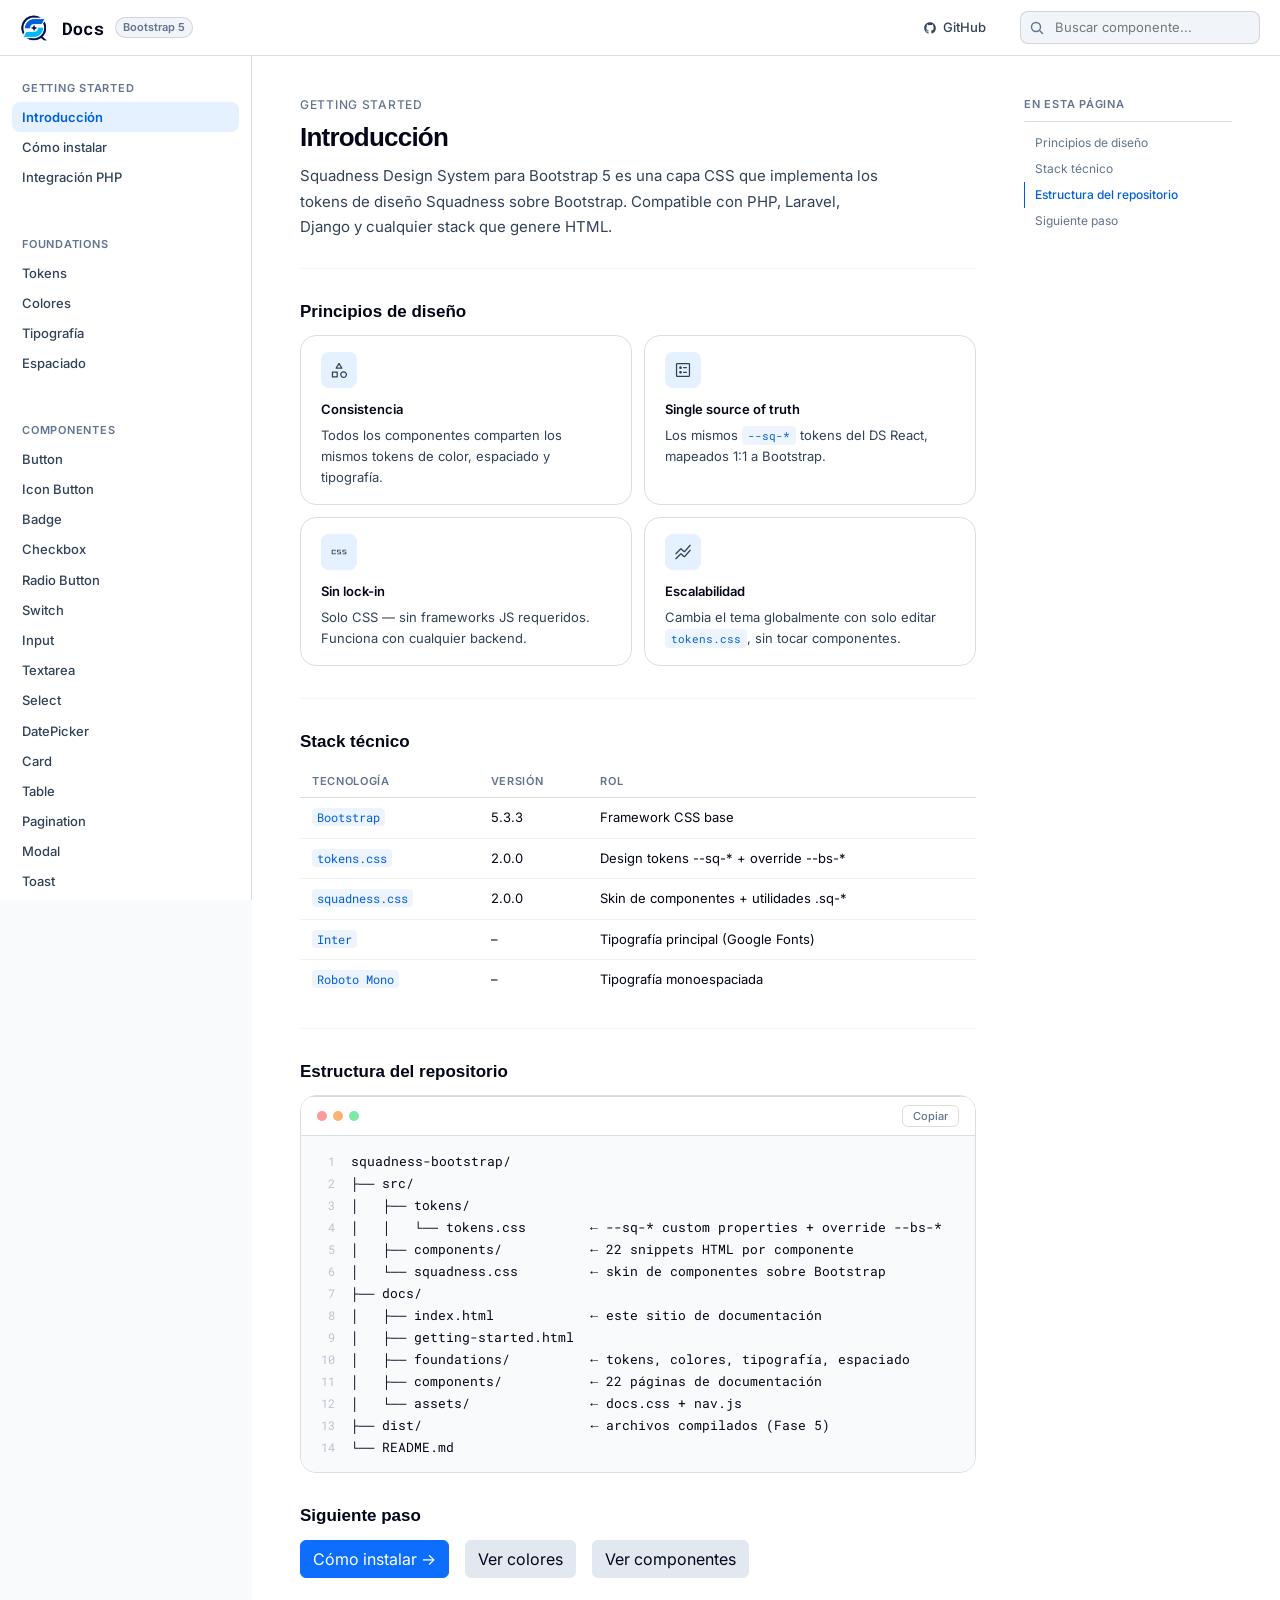
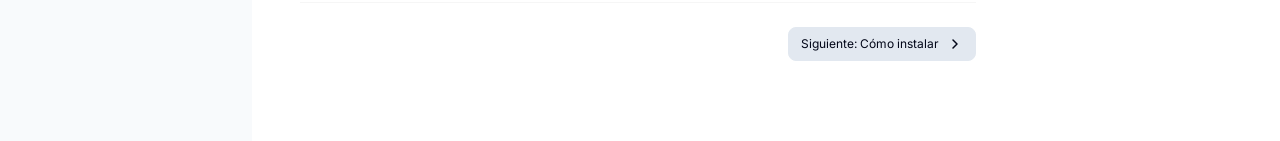
<file: docs/index.html>
<!DOCTYPE html>
<html lang="es">
<head>
  <meta charset="UTF-8" />
  <meta name="viewport" content="width=device-width, initial-scale=1.0" />
  <title>Introducción — Squadness Design System</title>
  <link rel="preconnect" href="https://fonts.googleapis.com" />
  <link href="https://fonts.googleapis.com/css2?family=Inter:wght@400;500;600;700&family=Roboto+Mono:wght@400;500&display=swap" rel="stylesheet" />
  <link rel="stylesheet" href="src/tokens/tokens.css" />
  <link rel="stylesheet" href="https://cdn.jsdelivr.net/npm/bootstrap@5.3.3/dist/css/bootstrap.min.css" />
  <link rel="stylesheet" href="src/squadness.css" />
  <link rel="stylesheet" href="assets/docs.css" />
</head>
<body>

<div class="docs-shell">
  <!-- nav.js injects topbar + sidebar -->
  <main class="docs-main">
    <article class="docs-article">

      <p class="docs-breadcrumb">Getting Started</p>
      <h1 class="docs-title">Introducción</h1>
      <p class="docs-desc">
        Squadness Design System para Bootstrap 5 es una capa CSS que implementa
        los tokens de diseño Squadness sobre Bootstrap. Compatible con PHP, Laravel,
        Django y cualquier stack que genere HTML.
      </p>

      <hr class="docs-divider" />

      <!-- Principios -->
      <h2 class="docs-section-title" id="principios">Principios de diseño</h2>
      <div style="display:grid;grid-template-columns:1fr 1fr;gap:12px;margin-bottom:32px;">
        <div style="padding:16px 20px;border:1px solid var(--sq-border-subtle);border-radius:var(--sq-radius-lg);">
          <div style="width:36px;height:36px;border-radius:8px;background:var(--sq-surface-brand-subtlest);display:flex;align-items:center;justify-content:center;margin-bottom:12px;">
            <img src="assets/icons/category_outline.svg" width="20" height="20" alt="" />
          </div>
          <div style="font-size:13px;font-weight:600;margin-bottom:6px;">Consistencia</div>
          <div style="font-size:13px;color:var(--sq-text-subtle);line-height:1.6;">Todos los componentes comparten los mismos tokens de color, espaciado y tipografía.</div>
        </div>
        <div style="padding:16px 20px;border:1px solid var(--sq-border-subtle);border-radius:var(--sq-radius-lg);">
          <div style="width:36px;height:36px;border-radius:8px;background:var(--sq-surface-brand-subtlest);display:flex;align-items:center;justify-content:center;margin-bottom:12px;">
            <img src="assets/icons/ballot_outline.svg" width="20" height="20" alt="" />
          </div>
          <div style="font-size:13px;font-weight:600;margin-bottom:6px;">Single source of truth</div>
          <div style="font-size:13px;color:var(--sq-text-subtle);line-height:1.6;">Los mismos <code>--sq-*</code> tokens del DS React, mapeados 1:1 a Bootstrap.</div>
        </div>
        <div style="padding:16px 20px;border:1px solid var(--sq-border-subtle);border-radius:var(--sq-radius-lg);">
          <div style="width:36px;height:36px;border-radius:8px;background:var(--sq-surface-brand-subtlest);display:flex;align-items:center;justify-content:center;margin-bottom:12px;">
            <img src="assets/icons/css_outline.svg" width="20" height="20" alt="" />
          </div>
          <div style="font-size:13px;font-weight:600;margin-bottom:6px;">Sin lock-in</div>
          <div style="font-size:13px;color:var(--sq-text-subtle);line-height:1.6;">Solo CSS — sin frameworks JS requeridos. Funciona con cualquier backend.</div>
        </div>
        <div style="padding:16px 20px;border:1px solid var(--sq-border-subtle);border-radius:var(--sq-radius-lg);">
          <div style="width:36px;height:36px;border-radius:8px;background:var(--sq-surface-brand-subtlest);display:flex;align-items:center;justify-content:center;margin-bottom:12px;">
            <img src="assets/icons/stacked_line_chart_outline.svg" width="20" height="20" alt="" />
          </div>
          <div style="font-size:13px;font-weight:600;margin-bottom:6px;">Escalabilidad</div>
          <div style="font-size:13px;color:var(--sq-text-subtle);line-height:1.6;">Cambia el tema globalmente con solo editar <code>tokens.css</code>, sin tocar componentes.</div>
        </div>
      </div>

      <hr class="docs-divider" />

      <!-- Stack -->
      <h2 class="docs-section-title" id="stack">Stack técnico</h2>
      <table class="docs-table">
        <thead>
          <tr><th>Tecnología</th><th>Versión</th><th>Rol</th></tr>
        </thead>
        <tbody>
          <tr><td><code>Bootstrap</code></td><td>5.3.3</td><td>Framework CSS base</td></tr>
          <tr><td><code>tokens.css</code></td><td>2.0.0</td><td>Design tokens --sq-* + override --bs-*</td></tr>
          <tr><td><code>squadness.css</code></td><td>2.0.0</td><td>Skin de componentes + utilidades .sq-*</td></tr>
          <tr><td><code>Inter</code></td><td>–</td><td>Tipografía principal (Google Fonts)</td></tr>
          <tr><td><code>Roboto Mono</code></td><td>–</td><td>Tipografía monoespaciada</td></tr>
        </tbody>
      </table>

      <hr class="docs-divider" />

      <!-- Estructura -->
      <h2 class="docs-section-title" id="estructura">Estructura del repositorio</h2>
      <div class="docs-preview-box">
        <div class="docs-code-content" style="display:block;">
          <div class="docs-code-wrapper">
            <button class="docs-code-copy">Copiar</button>
            <pre>squadness-bootstrap/
├── src/
│   ├── tokens/
│   │   └── tokens.css        ← --sq-* custom properties + override --bs-*
│   ├── components/           ← 22 snippets HTML por componente
│   └── squadness.css         ← skin de componentes sobre Bootstrap
├── docs/
│   ├── index.html            ← este sitio de documentación
│   ├── getting-started.html
│   ├── foundations/          ← tokens, colores, tipografía, espaciado
│   ├── components/           ← 22 páginas de documentación
│   └── assets/               ← docs.css + nav.js
├── dist/                     ← archivos compilados (Fase 5)
└── README.md</pre>
          </div>
        </div>
      </div>

      <!-- Next steps -->
      <h2 class="docs-section-title" id="siguiente">Siguiente paso</h2>
      <div class="d-flex gap-3 flex-wrap">
        <a href="getting-started.html" class="btn btn-primary">Cómo instalar →</a>
        <a href="foundations/colors.html" class="btn btn-secondary">Ver colores</a>
        <a href="components/button.html" class="btn btn-secondary">Ver componentes</a>
      </div>

      <!-- ── Navegación entre páginas ── -->
      <div class="docs-page-nav">
        <hr class="docs-page-nav-divider" />
        <div class="docs-page-nav-links">
          <span></span>
          <a href="getting-started.html" class="btn btn-secondary btn-sm d-flex align-items-center gap-2">
            Siguiente: Cómo instalar
            <svg width="16" height="16" viewBox="0 0 16 16" fill="none" style="flex-shrink:0;"><path d="M6 4l4 4-4 4" stroke="currentColor" stroke-width="1.5" stroke-linecap="round" stroke-linejoin="round"/></svg>
          </a>
        </div>
      </div>

    </article>

    <!-- On This Page (TOC derecho) -->
    <aside class="docs-toc">
      <p class="docs-toc-title">En esta página</p>
      <nav>
        <a class="docs-toc-link" href="#principios">Principios de diseño</a>
        <a class="docs-toc-link" href="#stack">Stack técnico</a>
        <a class="docs-toc-link" href="#estructura">Estructura del repositorio</a>
        <a class="docs-toc-link" href="#siguiente">Siguiente paso</a>
      </nav>
    </aside>
  </main>
</div>
<script src="https://cdn.jsdelivr.net/npm/bootstrap@5.3.3/dist/js/bootstrap.bundle.min.js"></script>
<script src="assets/nav.js"></script>
</body>
</html>
</file>
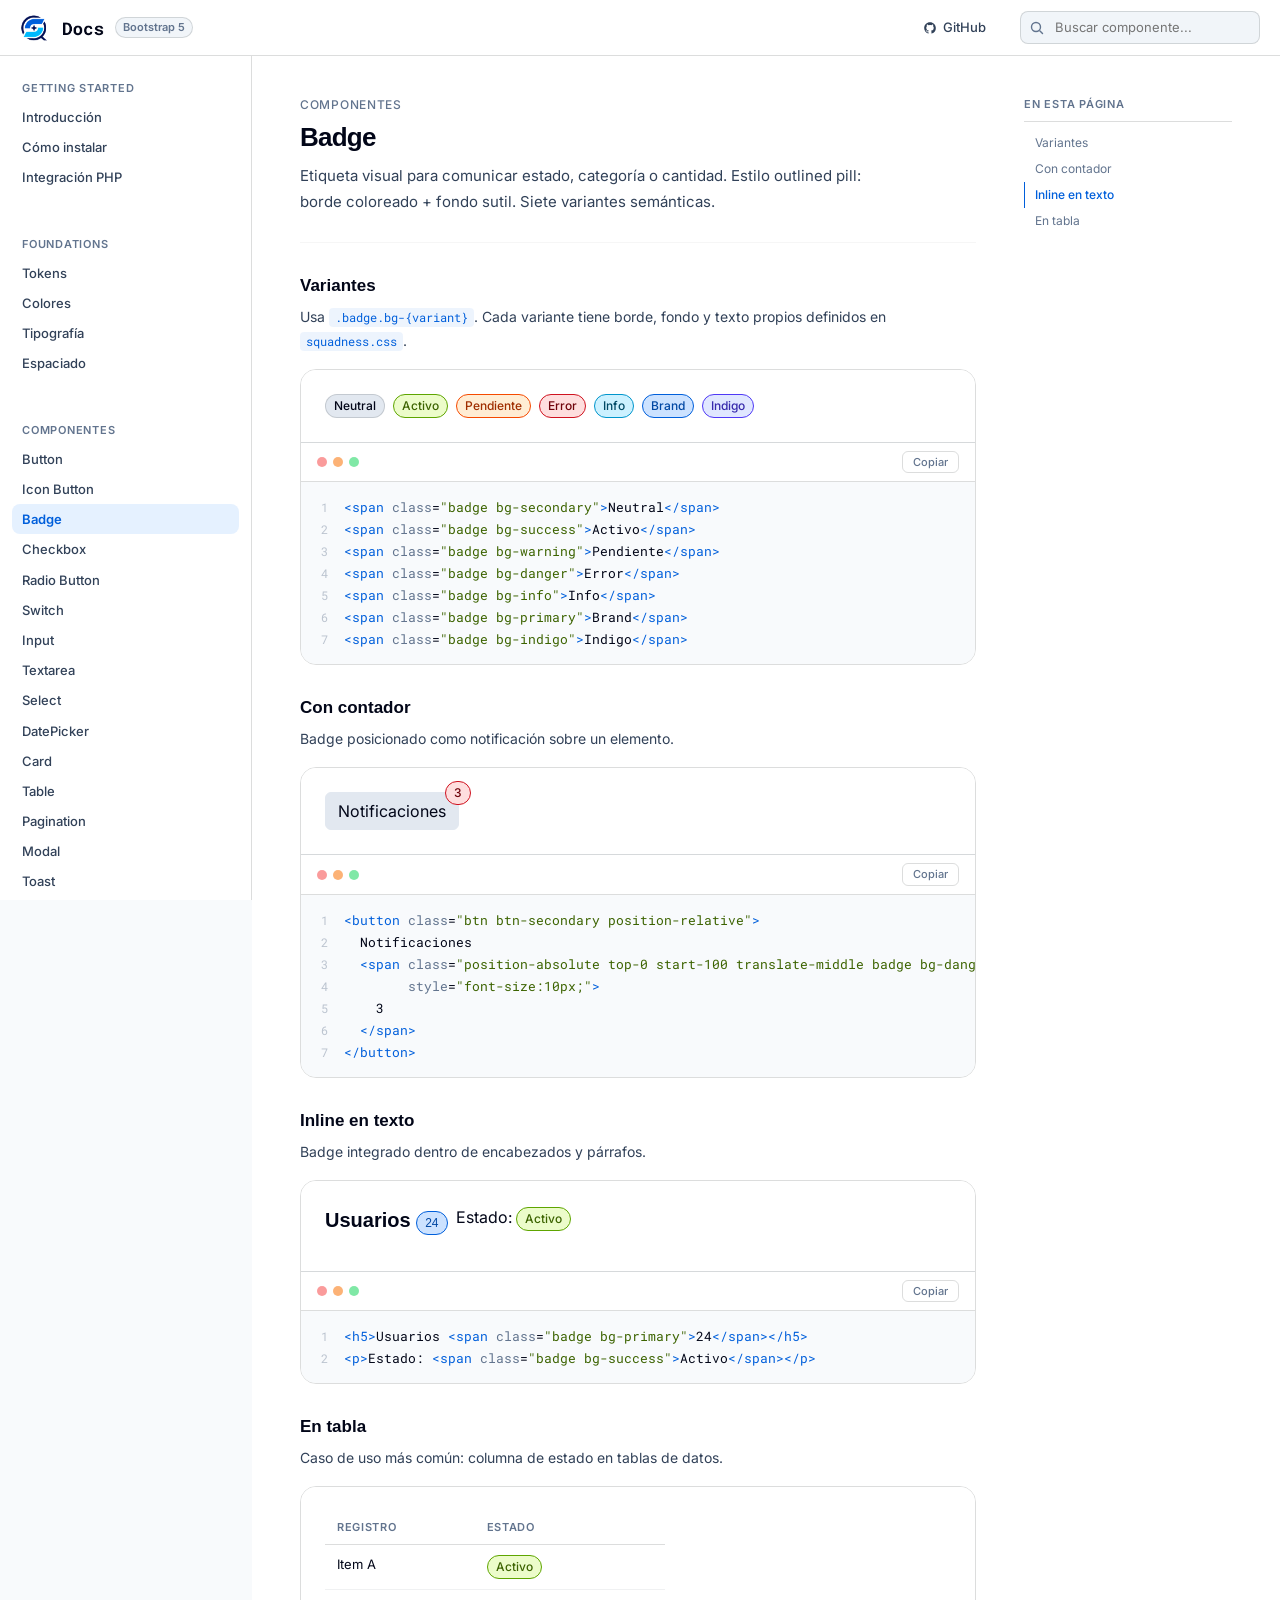
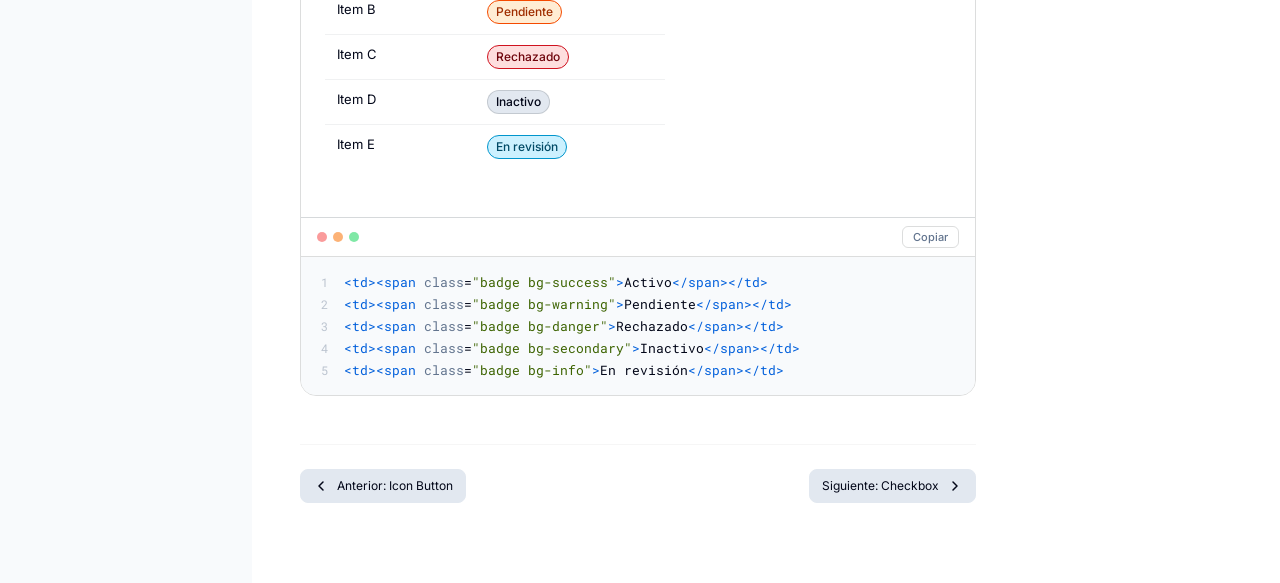
<file: docs/components/badge.html>
<!DOCTYPE html>
<html lang="es">
<head>
  <meta charset="UTF-8" /><meta name="viewport" content="width=device-width, initial-scale=1.0" />
  <title>Badge — Squadness Design System</title>
  <link rel="preconnect" href="https://fonts.googleapis.com" />
  <link href="https://fonts.googleapis.com/css2?family=Inter:wght@400;500;600;700&family=Roboto+Mono:wght@400;500&display=swap" rel="stylesheet" />
  <link rel="stylesheet" href="../src/tokens/tokens.css" />
  <link rel="stylesheet" href="https://cdn.jsdelivr.net/npm/bootstrap@5.3.3/dist/css/bootstrap.min.css" />
  <link rel="stylesheet" href="../src/squadness.css" />
  <link rel="stylesheet" href="../assets/docs.css" />
</head>
<body>
<div class="docs-shell">
  <main class="docs-main">
    <article class="docs-article">

      <p class="docs-breadcrumb">Componentes</p>
      <h1 class="docs-title">Badge</h1>
      <p class="docs-desc">Etiqueta visual para comunicar estado, categoría o cantidad. Estilo outlined pill: borde coloreado + fondo sutil. Siete variantes semánticas.</p>
      <hr class="docs-divider" />

      <!-- ══ VARIANTES ══════════════════════════════════════════════════ -->
      <h2 class="docs-section-title" id="variantes">Variantes</h2>
      <p class="docs-section-desc">Usa <code>.badge.bg-{variant}</code>. Cada variante tiene borde, fondo y texto propios definidos en <code>squadness.css</code>.</p>

      <div class="docs-example-wrap">
        <div class="docs-example">
          <span class="badge bg-secondary">Neutral</span>
          <span class="badge bg-success">Activo</span>
          <span class="badge bg-warning">Pendiente</span>
          <span class="badge bg-danger">Error</span>
          <span class="badge bg-info">Info</span>
          <span class="badge bg-primary">Brand</span>
          <span class="badge bg-indigo">Indigo</span>
        </div>
        <div class="docs-code-content">
          <div class="docs-code-wrapper">
            <button class="docs-code-copy">Copiar</button>
<pre><span class="tag">&lt;span</span> <span class="at">class</span>=<span class="str">"badge bg-secondary"</span><span class="tag">&gt;</span>Neutral<span class="tag">&lt;/span&gt;</span>
<span class="tag">&lt;span</span> <span class="at">class</span>=<span class="str">"badge bg-success"</span><span class="tag">&gt;</span>Activo<span class="tag">&lt;/span&gt;</span>
<span class="tag">&lt;span</span> <span class="at">class</span>=<span class="str">"badge bg-warning"</span><span class="tag">&gt;</span>Pendiente<span class="tag">&lt;/span&gt;</span>
<span class="tag">&lt;span</span> <span class="at">class</span>=<span class="str">"badge bg-danger"</span><span class="tag">&gt;</span>Error<span class="tag">&lt;/span&gt;</span>
<span class="tag">&lt;span</span> <span class="at">class</span>=<span class="str">"badge bg-info"</span><span class="tag">&gt;</span>Info<span class="tag">&lt;/span&gt;</span>
<span class="tag">&lt;span</span> <span class="at">class</span>=<span class="str">"badge bg-primary"</span><span class="tag">&gt;</span>Brand<span class="tag">&lt;/span&gt;</span>
<span class="tag">&lt;span</span> <span class="at">class</span>=<span class="str">"badge bg-indigo"</span><span class="tag">&gt;</span>Indigo<span class="tag">&lt;/span&gt;</span></pre>
          </div>
        </div>
      </div>

      <!-- ══ CON CONTADOR ═══════════════════════════════════════════════ -->
      <h2 class="docs-section-title" id="contador">Con contador</h2>
      <p class="docs-section-desc">Badge posicionado como notificación sobre un elemento.</p>

      <div class="docs-example-wrap">
        <div class="docs-example">
          <button class="btn btn-secondary position-relative">
            Notificaciones
            <span class="position-absolute top-0 start-100 translate-middle badge bg-danger"
                  style="font-size:10px;">
              3
            </span>
          </button>
        </div>
        <div class="docs-code-content">
          <div class="docs-code-wrapper">
            <button class="docs-code-copy">Copiar</button>
<pre><span class="tag">&lt;button</span> <span class="at">class</span>=<span class="str">"btn btn-secondary position-relative"</span><span class="tag">&gt;</span>
  Notificaciones
  <span class="tag">&lt;span</span> <span class="at">class</span>=<span class="str">"position-absolute top-0 start-100 translate-middle badge bg-danger"</span>
        <span class="at">style</span>=<span class="str">"font-size:10px;"</span><span class="tag">&gt;</span>
    3
  <span class="tag">&lt;/span&gt;</span>
<span class="tag">&lt;/button&gt;</span></pre>
          </div>
        </div>
      </div>

      <!-- ══ INLINE EN TEXTO ════════════════════════════════════════════ -->
      <h2 class="docs-section-title" id="inline">Inline en texto</h2>
      <p class="docs-section-desc">Badge integrado dentro de encabezados y párrafos.</p>

      <div class="docs-example-wrap">
        <div class="docs-example">
          <h5>Usuarios <span class="badge bg-primary">24</span></h5>
          <p>Estado: <span class="badge bg-success">Activo</span></p>
        </div>
        <div class="docs-code-content">
          <div class="docs-code-wrapper">
            <button class="docs-code-copy">Copiar</button>
<pre><span class="tag">&lt;h5&gt;</span>Usuarios <span class="tag">&lt;span</span> <span class="at">class</span>=<span class="str">"badge bg-primary"</span><span class="tag">&gt;</span>24<span class="tag">&lt;/span&gt;&lt;/h5&gt;</span>
<span class="tag">&lt;p&gt;</span>Estado: <span class="tag">&lt;span</span> <span class="at">class</span>=<span class="str">"badge bg-success"</span><span class="tag">&gt;</span>Activo<span class="tag">&lt;/span&gt;&lt;/p&gt;</span></pre>
          </div>
        </div>
      </div>

      <!-- ══ EN TABLA ═══════════════════════════════════════════════════ -->
      <h2 class="docs-section-title" id="tabla">En tabla</h2>
      <p class="docs-section-desc">Caso de uso más común: columna de estado en tablas de datos.</p>

      <div class="docs-example-wrap">
        <div class="docs-example">
          <table class="docs-table" style="max-width:340px;">
            <thead><tr><th>Registro</th><th>Estado</th></tr></thead>
            <tbody>
              <tr><td>Item A</td><td><span class="badge bg-success">Activo</span></td></tr>
              <tr><td>Item B</td><td><span class="badge bg-warning">Pendiente</span></td></tr>
              <tr><td>Item C</td><td><span class="badge bg-danger">Rechazado</span></td></tr>
              <tr><td>Item D</td><td><span class="badge bg-secondary">Inactivo</span></td></tr>
              <tr><td>Item E</td><td><span class="badge bg-info">En revisión</span></td></tr>
            </tbody>
          </table>
        </div>
        <div class="docs-code-content">
          <div class="docs-code-wrapper">
            <button class="docs-code-copy">Copiar</button>
<pre><span class="tag">&lt;td&gt;&lt;span</span> <span class="at">class</span>=<span class="str">"badge bg-success"</span><span class="tag">&gt;</span>Activo<span class="tag">&lt;/span&gt;&lt;/td&gt;</span>
<span class="tag">&lt;td&gt;&lt;span</span> <span class="at">class</span>=<span class="str">"badge bg-warning"</span><span class="tag">&gt;</span>Pendiente<span class="tag">&lt;/span&gt;&lt;/td&gt;</span>
<span class="tag">&lt;td&gt;&lt;span</span> <span class="at">class</span>=<span class="str">"badge bg-danger"</span><span class="tag">&gt;</span>Rechazado<span class="tag">&lt;/span&gt;&lt;/td&gt;</span>
<span class="tag">&lt;td&gt;&lt;span</span> <span class="at">class</span>=<span class="str">"badge bg-secondary"</span><span class="tag">&gt;</span>Inactivo<span class="tag">&lt;/span&gt;&lt;/td&gt;</span>
<span class="tag">&lt;td&gt;&lt;span</span> <span class="at">class</span>=<span class="str">"badge bg-info"</span><span class="tag">&gt;</span>En revisión<span class="tag">&lt;/span&gt;&lt;/td&gt;</span></pre>
          </div>
        </div>
      </div>

      <!-- ── Navegación entre páginas ── -->
      <div class="docs-page-nav">
        <hr class="docs-page-nav-divider" />
        <div class="docs-page-nav-links">
          <a href="icon-button.html" class="btn btn-secondary btn-sm d-flex align-items-center gap-2">
            <svg width="16" height="16" viewBox="0 0 16 16" fill="none" style="flex-shrink:0;"><path d="M10 12L6 8l4-4" stroke="currentColor" stroke-width="1.5" stroke-linecap="round" stroke-linejoin="round"/></svg>
            Anterior: Icon Button
          </a>
          <a href="checkbox.html" class="btn btn-secondary btn-sm d-flex align-items-center gap-2">
            Siguiente: Checkbox
            <svg width="16" height="16" viewBox="0 0 16 16" fill="none" style="flex-shrink:0;"><path d="M6 4l4 4-4 4" stroke="currentColor" stroke-width="1.5" stroke-linecap="round" stroke-linejoin="round"/></svg>
          </a>
        </div>
      </div>

    </article>

    <aside class="docs-toc">
      <p class="docs-toc-title">En esta página</p>
      <nav>
        <a class="docs-toc-link active" href="#variantes">Variantes</a>
        <a class="docs-toc-link" href="#contador">Con contador</a>
        <a class="docs-toc-link" href="#inline">Inline en texto</a>
        <a class="docs-toc-link" href="#tabla">En tabla</a>
      </nav>
    </aside>
  </main>
</div>
<script src="https://cdn.jsdelivr.net/npm/bootstrap@5.3.3/dist/js/bootstrap.bundle.min.js"></script>
<script src="../assets/nav.js"></script>
</body>
</html>
</file>
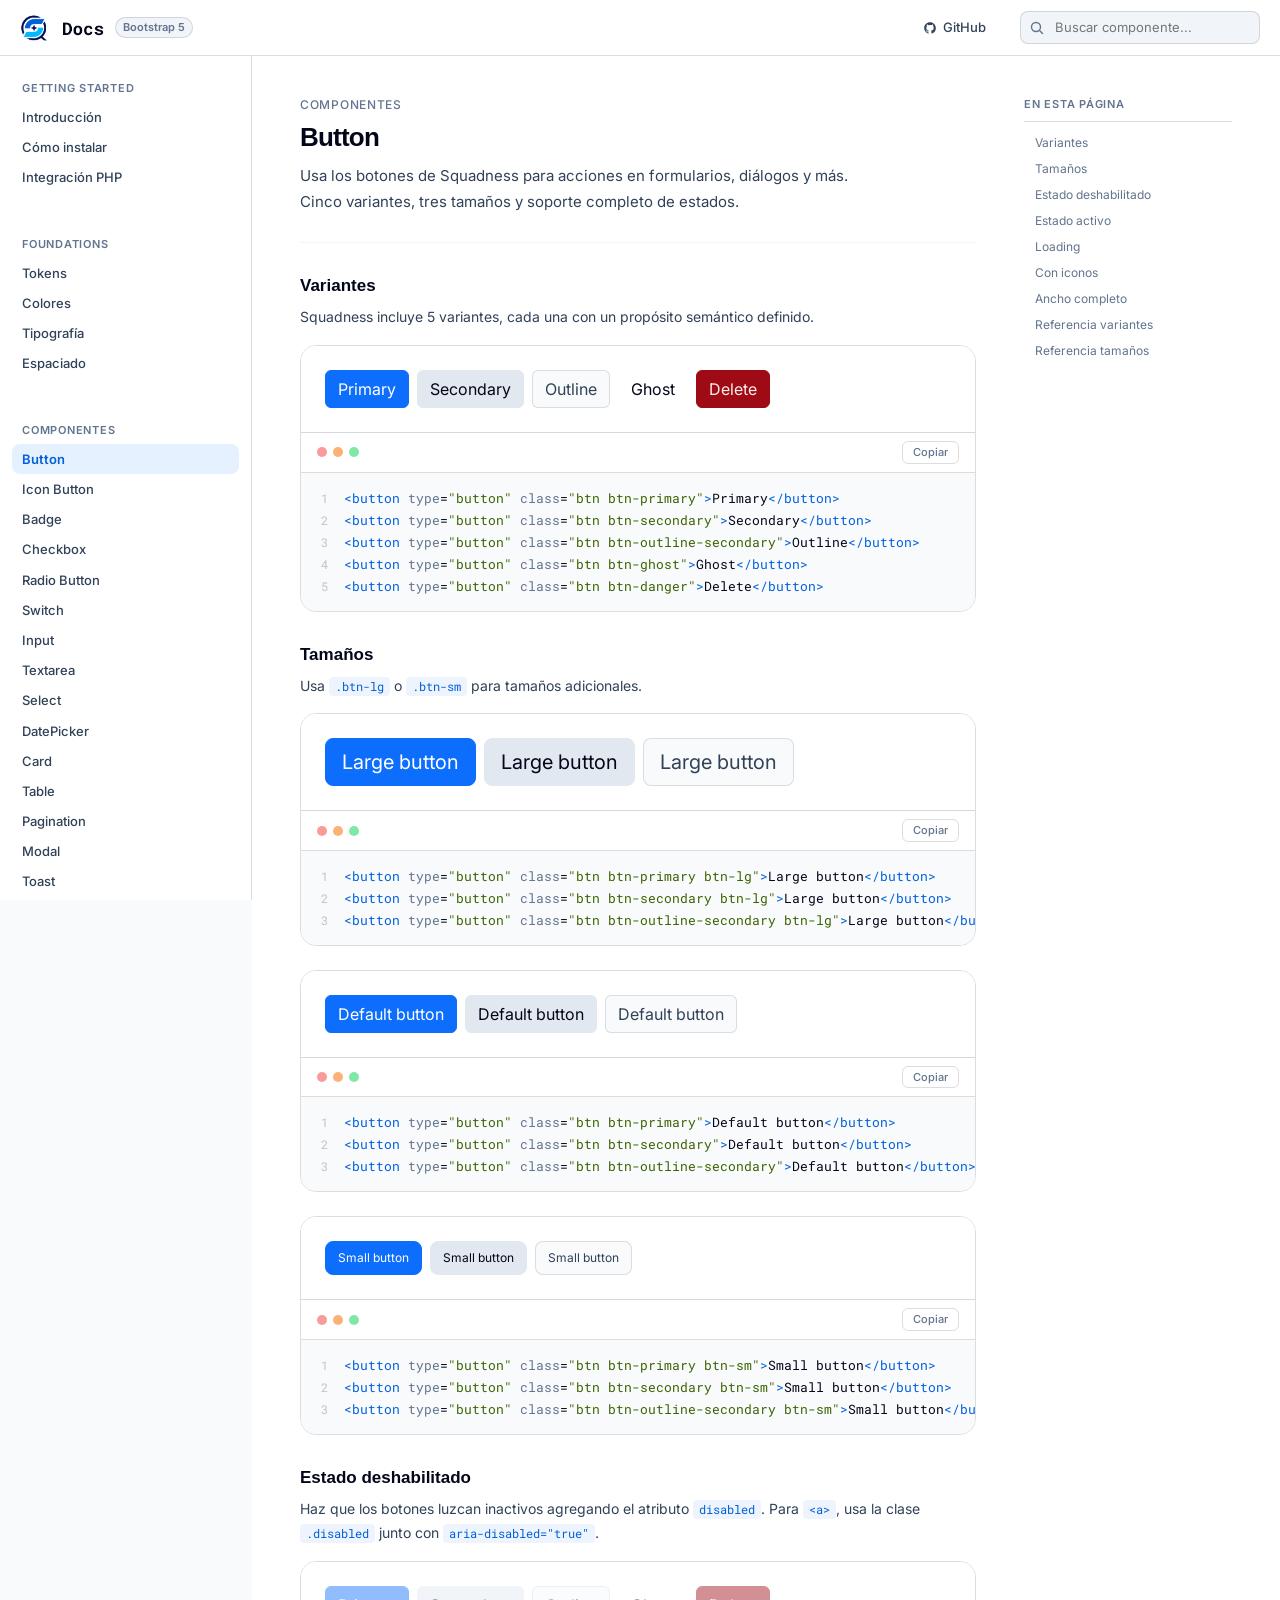
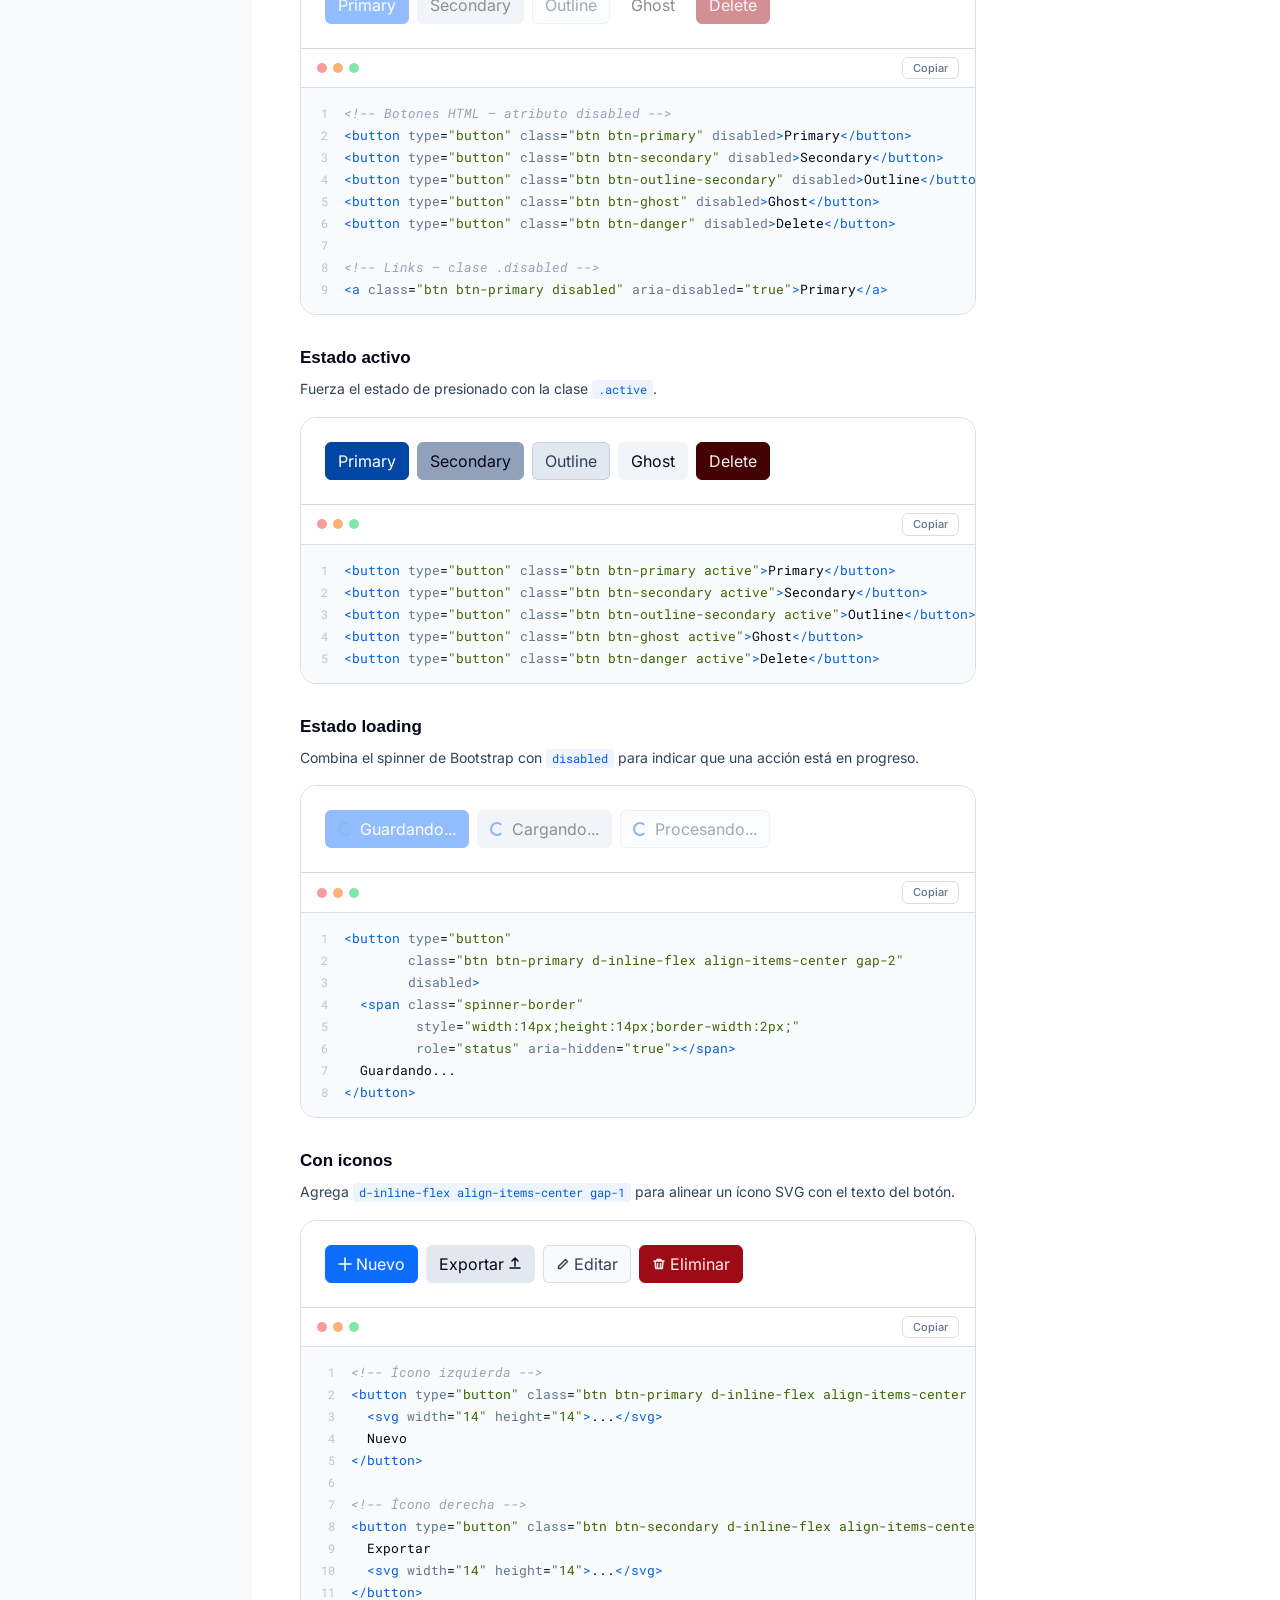
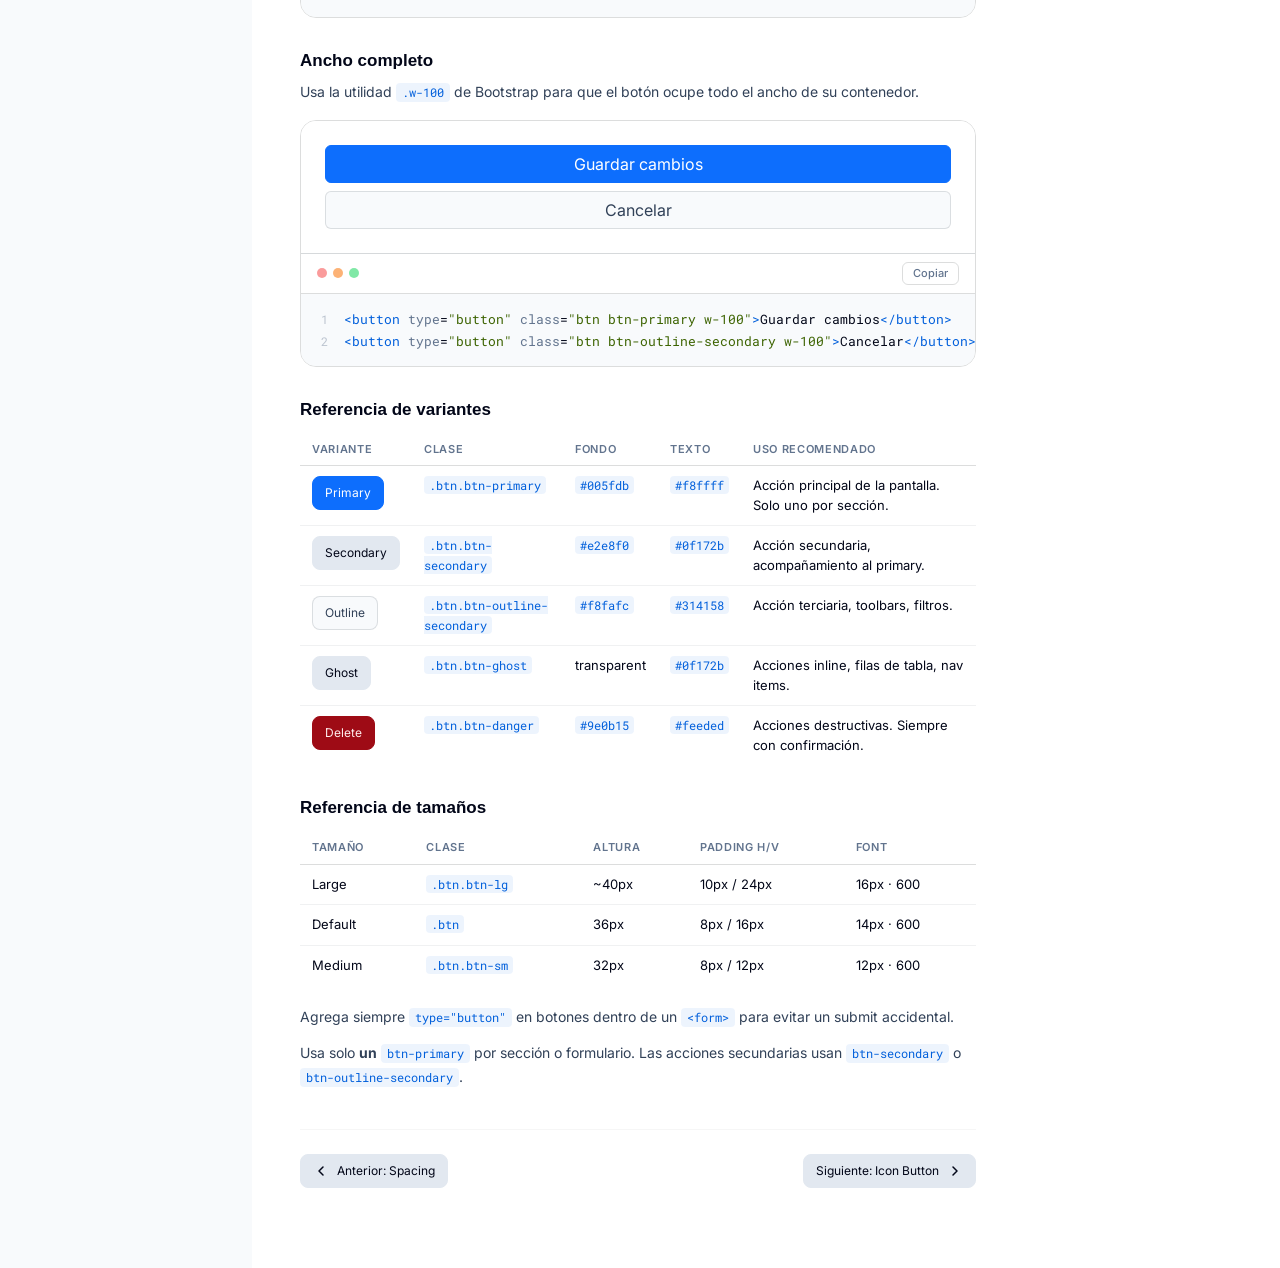
<file: docs/components/button.html>
<!DOCTYPE html>
<html lang="es">
<head>
  <meta charset="UTF-8" /><meta name="viewport" content="width=device-width, initial-scale=1.0" />
  <title>Button — Squadness Design System</title>
  <link rel="preconnect" href="https://fonts.googleapis.com" />
  <link href="https://fonts.googleapis.com/css2?family=Inter:wght@400;500;600;700&family=Roboto+Mono:wght@400;500&display=swap" rel="stylesheet" />
  <link rel="stylesheet" href="../src/tokens/tokens.css" />
  <link rel="stylesheet" href="https://cdn.jsdelivr.net/npm/bootstrap@5.3.3/dist/css/bootstrap.min.css" />
  <link rel="stylesheet" href="../src/squadness.css" />
  <link rel="stylesheet" href="../assets/docs.css" />
</head>
<body>
<div class="docs-shell">
  <main class="docs-main">
    <article class="docs-article">

      <p class="docs-breadcrumb">Componentes</p>
      <h1 class="docs-title">Button</h1>
      <p class="docs-desc">Usa los botones de Squadness para acciones en formularios, diálogos y más. Cinco variantes, tres tamaños y soporte completo de estados.</p>
      <hr class="docs-divider" />

      <!-- ══ VARIANTES ══════════════════════════════════════════════════ -->
      <h2 class="docs-section-title" id="variantes">Variantes</h2>
      <p class="docs-section-desc">Squadness incluye 5 variantes, cada una con un propósito semántico definido.</p>

      <div class="docs-example-wrap">
        <div class="docs-example">
          <button type="button" class="btn btn-primary">Primary</button>
          <button type="button" class="btn btn-secondary">Secondary</button>
          <button type="button" class="btn btn-outline-secondary">Outline</button>
          <button type="button" class="btn btn-ghost">Ghost</button>
          <button type="button" class="btn btn-danger">Delete</button>
        </div>
        <div class="docs-code-content">
          <div class="docs-code-wrapper">
            <button class="docs-code-copy">Copiar</button>
<pre><span class="tag">&lt;button</span> <span class="at">type</span>=<span class="str">"button"</span> <span class="at">class</span>=<span class="str">"btn btn-primary"</span><span class="tag">&gt;</span>Primary<span class="tag">&lt;/button&gt;</span>
<span class="tag">&lt;button</span> <span class="at">type</span>=<span class="str">"button"</span> <span class="at">class</span>=<span class="str">"btn btn-secondary"</span><span class="tag">&gt;</span>Secondary<span class="tag">&lt;/button&gt;</span>
<span class="tag">&lt;button</span> <span class="at">type</span>=<span class="str">"button"</span> <span class="at">class</span>=<span class="str">"btn btn-outline-secondary"</span><span class="tag">&gt;</span>Outline<span class="tag">&lt;/button&gt;</span>
<span class="tag">&lt;button</span> <span class="at">type</span>=<span class="str">"button"</span> <span class="at">class</span>=<span class="str">"btn btn-ghost"</span><span class="tag">&gt;</span>Ghost<span class="tag">&lt;/button&gt;</span>
<span class="tag">&lt;button</span> <span class="at">type</span>=<span class="str">"button"</span> <span class="at">class</span>=<span class="str">"btn btn-danger"</span><span class="tag">&gt;</span>Delete<span class="tag">&lt;/button&gt;</span></pre>
          </div>
        </div>
      </div>

      <!-- ══ TAMAÑOS ════════════════════════════════════════════════════ -->
      <h2 class="docs-section-title" id="tamanos">Tamaños</h2>
      <p class="docs-section-desc">Usa <code>.btn-lg</code> o <code>.btn-sm</code> para tamaños adicionales.</p>

      <div class="docs-example-wrap">
        <div class="docs-example">
          <button type="button" class="btn btn-primary btn-lg">Large button</button>
          <button type="button" class="btn btn-secondary btn-lg">Large button</button>
          <button type="button" class="btn btn-outline-secondary btn-lg">Large button</button>
        </div>
        <div class="docs-code-content">
          <div class="docs-code-wrapper">
            <button class="docs-code-copy">Copiar</button>
<pre><span class="tag">&lt;button</span> <span class="at">type</span>=<span class="str">"button"</span> <span class="at">class</span>=<span class="str">"btn btn-primary btn-lg"</span><span class="tag">&gt;</span>Large button<span class="tag">&lt;/button&gt;</span>
<span class="tag">&lt;button</span> <span class="at">type</span>=<span class="str">"button"</span> <span class="at">class</span>=<span class="str">"btn btn-secondary btn-lg"</span><span class="tag">&gt;</span>Large button<span class="tag">&lt;/button&gt;</span>
<span class="tag">&lt;button</span> <span class="at">type</span>=<span class="str">"button"</span> <span class="at">class</span>=<span class="str">"btn btn-outline-secondary btn-lg"</span><span class="tag">&gt;</span>Large button<span class="tag">&lt;/button&gt;</span></pre>
          </div>
        </div>
      </div>

      <div class="docs-example-wrap">
        <div class="docs-example">
          <button type="button" class="btn btn-primary">Default button</button>
          <button type="button" class="btn btn-secondary">Default button</button>
          <button type="button" class="btn btn-outline-secondary">Default button</button>
        </div>
        <div class="docs-code-content">
          <div class="docs-code-wrapper">
            <button class="docs-code-copy">Copiar</button>
<pre><span class="tag">&lt;button</span> <span class="at">type</span>=<span class="str">"button"</span> <span class="at">class</span>=<span class="str">"btn btn-primary"</span><span class="tag">&gt;</span>Default button<span class="tag">&lt;/button&gt;</span>
<span class="tag">&lt;button</span> <span class="at">type</span>=<span class="str">"button"</span> <span class="at">class</span>=<span class="str">"btn btn-secondary"</span><span class="tag">&gt;</span>Default button<span class="tag">&lt;/button&gt;</span>
<span class="tag">&lt;button</span> <span class="at">type</span>=<span class="str">"button"</span> <span class="at">class</span>=<span class="str">"btn btn-outline-secondary"</span><span class="tag">&gt;</span>Default button<span class="tag">&lt;/button&gt;</span></pre>
          </div>
        </div>
      </div>

      <div class="docs-example-wrap">
        <div class="docs-example">
          <button type="button" class="btn btn-primary btn-sm">Small button</button>
          <button type="button" class="btn btn-secondary btn-sm">Small button</button>
          <button type="button" class="btn btn-outline-secondary btn-sm">Small button</button>
        </div>
        <div class="docs-code-content">
          <div class="docs-code-wrapper">
            <button class="docs-code-copy">Copiar</button>
<pre><span class="tag">&lt;button</span> <span class="at">type</span>=<span class="str">"button"</span> <span class="at">class</span>=<span class="str">"btn btn-primary btn-sm"</span><span class="tag">&gt;</span>Small button<span class="tag">&lt;/button&gt;</span>
<span class="tag">&lt;button</span> <span class="at">type</span>=<span class="str">"button"</span> <span class="at">class</span>=<span class="str">"btn btn-secondary btn-sm"</span><span class="tag">&gt;</span>Small button<span class="tag">&lt;/button&gt;</span>
<span class="tag">&lt;button</span> <span class="at">type</span>=<span class="str">"button"</span> <span class="at">class</span>=<span class="str">"btn btn-outline-secondary btn-sm"</span><span class="tag">&gt;</span>Small button<span class="tag">&lt;/button&gt;</span></pre>
          </div>
        </div>
      </div>

      <!-- ══ ESTADO: DESHABILITADO ══════════════════════════════════════ -->
      <h2 class="docs-section-title" id="disabled">Estado deshabilitado</h2>
      <p class="docs-section-desc">Haz que los botones luzcan inactivos agregando el atributo <code>disabled</code>. Para <code>&lt;a&gt;</code>, usa la clase <code>.disabled</code> junto con <code>aria-disabled="true"</code>.</p>

      <div class="docs-example-wrap">
        <div class="docs-example">
          <button type="button" class="btn btn-primary" disabled>Primary</button>
          <button type="button" class="btn btn-secondary" disabled>Secondary</button>
          <button type="button" class="btn btn-outline-secondary" disabled>Outline</button>
          <button type="button" class="btn btn-ghost" disabled>Ghost</button>
          <button type="button" class="btn btn-danger" disabled>Delete</button>
        </div>
        <div class="docs-code-content">
          <div class="docs-code-wrapper">
            <button class="docs-code-copy">Copiar</button>
<pre><span class="cm">&lt;!-- Botones HTML — atributo disabled --&gt;</span>
<span class="tag">&lt;button</span> <span class="at">type</span>=<span class="str">"button"</span> <span class="at">class</span>=<span class="str">"btn btn-primary"</span> <span class="at">disabled</span><span class="tag">&gt;</span>Primary<span class="tag">&lt;/button&gt;</span>
<span class="tag">&lt;button</span> <span class="at">type</span>=<span class="str">"button"</span> <span class="at">class</span>=<span class="str">"btn btn-secondary"</span> <span class="at">disabled</span><span class="tag">&gt;</span>Secondary<span class="tag">&lt;/button&gt;</span>
<span class="tag">&lt;button</span> <span class="at">type</span>=<span class="str">"button"</span> <span class="at">class</span>=<span class="str">"btn btn-outline-secondary"</span> <span class="at">disabled</span><span class="tag">&gt;</span>Outline<span class="tag">&lt;/button&gt;</span>
<span class="tag">&lt;button</span> <span class="at">type</span>=<span class="str">"button"</span> <span class="at">class</span>=<span class="str">"btn btn-ghost"</span> <span class="at">disabled</span><span class="tag">&gt;</span>Ghost<span class="tag">&lt;/button&gt;</span>
<span class="tag">&lt;button</span> <span class="at">type</span>=<span class="str">"button"</span> <span class="at">class</span>=<span class="str">"btn btn-danger"</span> <span class="at">disabled</span><span class="tag">&gt;</span>Delete<span class="tag">&lt;/button&gt;</span>

<span class="cm">&lt;!-- Links — clase .disabled --&gt;</span>
<span class="tag">&lt;a</span> <span class="at">class</span>=<span class="str">"btn btn-primary disabled"</span> <span class="at">aria-disabled</span>=<span class="str">"true"</span><span class="tag">&gt;</span>Primary<span class="tag">&lt;/a&gt;</span></pre>
          </div>
        </div>
      </div>

      <!-- ══ ESTADO: ACTIVO ═════════════════════════════════════════════ -->
      <h2 class="docs-section-title" id="active">Estado activo</h2>
      <p class="docs-section-desc">Fuerza el estado de presionado con la clase <code>.active</code>.</p>

      <div class="docs-example-wrap">
        <div class="docs-example">
          <button type="button" class="btn btn-primary active">Primary</button>
          <button type="button" class="btn btn-secondary active">Secondary</button>
          <button type="button" class="btn btn-outline-secondary active">Outline</button>
          <button type="button" class="btn btn-ghost active">Ghost</button>
          <button type="button" class="btn btn-danger active">Delete</button>
        </div>
        <div class="docs-code-content">
          <div class="docs-code-wrapper">
            <button class="docs-code-copy">Copiar</button>
<pre><span class="tag">&lt;button</span> <span class="at">type</span>=<span class="str">"button"</span> <span class="at">class</span>=<span class="str">"btn btn-primary active"</span><span class="tag">&gt;</span>Primary<span class="tag">&lt;/button&gt;</span>
<span class="tag">&lt;button</span> <span class="at">type</span>=<span class="str">"button"</span> <span class="at">class</span>=<span class="str">"btn btn-secondary active"</span><span class="tag">&gt;</span>Secondary<span class="tag">&lt;/button&gt;</span>
<span class="tag">&lt;button</span> <span class="at">type</span>=<span class="str">"button"</span> <span class="at">class</span>=<span class="str">"btn btn-outline-secondary active"</span><span class="tag">&gt;</span>Outline<span class="tag">&lt;/button&gt;</span>
<span class="tag">&lt;button</span> <span class="at">type</span>=<span class="str">"button"</span> <span class="at">class</span>=<span class="str">"btn btn-ghost active"</span><span class="tag">&gt;</span>Ghost<span class="tag">&lt;/button&gt;</span>
<span class="tag">&lt;button</span> <span class="at">type</span>=<span class="str">"button"</span> <span class="at">class</span>=<span class="str">"btn btn-danger active"</span><span class="tag">&gt;</span>Delete<span class="tag">&lt;/button&gt;</span></pre>
          </div>
        </div>
      </div>

      <!-- ══ ESTADO: LOADING ════════════════════════════════════════════ -->
      <h2 class="docs-section-title" id="loading">Estado loading</h2>
      <p class="docs-section-desc">Combina el spinner de Bootstrap con <code>disabled</code> para indicar que una acción está en progreso.</p>

      <div class="docs-example-wrap">
        <div class="docs-example">
          <button type="button" class="btn btn-primary d-inline-flex align-items-center gap-2" disabled>
            <span class="spinner-border" style="width:14px;height:14px;border-width:2px;" role="status" aria-hidden="true"></span>
            Guardando...
          </button>
          <button type="button" class="btn btn-secondary d-inline-flex align-items-center gap-2" disabled>
            <span class="spinner-border" style="width:14px;height:14px;border-width:2px;" role="status" aria-hidden="true"></span>
            Cargando...
          </button>
          <button type="button" class="btn btn-outline-secondary d-inline-flex align-items-center gap-2" disabled>
            <span class="spinner-border" style="width:14px;height:14px;border-width:2px;" role="status" aria-hidden="true"></span>
            Procesando...
          </button>
        </div>
        <div class="docs-code-content">
          <div class="docs-code-wrapper">
            <button class="docs-code-copy">Copiar</button>
<pre><span class="tag">&lt;button</span> <span class="at">type</span>=<span class="str">"button"</span>
        <span class="at">class</span>=<span class="str">"btn btn-primary d-inline-flex align-items-center gap-2"</span>
        <span class="at">disabled</span><span class="tag">&gt;</span>
  <span class="tag">&lt;span</span> <span class="at">class</span>=<span class="str">"spinner-border"</span>
         <span class="at">style</span>=<span class="str">"width:14px;height:14px;border-width:2px;"</span>
         <span class="at">role</span>=<span class="str">"status"</span> <span class="at">aria-hidden</span>=<span class="str">"true"</span><span class="tag">&gt;&lt;/span&gt;</span>
  Guardando...
<span class="tag">&lt;/button&gt;</span></pre>
          </div>
        </div>
      </div>

      <!-- ══ CON ICONOS ═════════════════════════════════════════════════ -->
      <h2 class="docs-section-title" id="iconos">Con iconos</h2>
      <p class="docs-section-desc">Agrega <code>d-inline-flex align-items-center gap-1</code> para alinear un ícono SVG con el texto del botón.</p>

      <div class="docs-example-wrap">
        <div class="docs-example">
          <button type="button" class="btn btn-primary d-inline-flex align-items-center gap-1">
            <svg width="14" height="14" viewBox="0 0 14 14" fill="none"><path d="M7 1v12M1 7h12" stroke="currentColor" stroke-width="1.6" stroke-linecap="round"/></svg>
            Nuevo
          </button>
          <button type="button" class="btn btn-secondary d-inline-flex align-items-center gap-1">
            Exportar
            <svg width="14" height="14" viewBox="0 0 14 14" fill="none"><path d="M7 1l3 3M7 1l-3 3M7 1v8M2 11h10" stroke="currentColor" stroke-width="1.5" stroke-linecap="round" stroke-linejoin="round"/></svg>
          </button>
          <button type="button" class="btn btn-outline-secondary d-inline-flex align-items-center gap-1">
            <svg width="14" height="14" viewBox="0 0 14 14" fill="none"><path d="M9.5 2.5l2 2-7 7H2.5v-2l7-7z" stroke="currentColor" stroke-width="1.5" stroke-linejoin="round"/></svg>
            Editar
          </button>
          <button type="button" class="btn btn-danger d-inline-flex align-items-center gap-1">
            <svg width="14" height="14" viewBox="0 0 14 14" fill="none"><path d="M2 4h10M5 4V2.5h4V4M5.5 6.5v4M8.5 6.5v4M3 4l.7 7.5h6.6L11 4" stroke="currentColor" stroke-width="1.5" stroke-linecap="round" stroke-linejoin="round"/></svg>
            Eliminar
          </button>
        </div>
        <div class="docs-code-content">
          <div class="docs-code-wrapper">
            <button class="docs-code-copy">Copiar</button>
<pre><span class="cm">&lt;!-- Ícono izquierda --&gt;</span>
<span class="tag">&lt;button</span> <span class="at">type</span>=<span class="str">"button"</span> <span class="at">class</span>=<span class="str">"btn btn-primary d-inline-flex align-items-center gap-1"</span><span class="tag">&gt;</span>
  <span class="tag">&lt;svg</span> <span class="at">width</span>=<span class="str">"14"</span> <span class="at">height</span>=<span class="str">"14"</span><span class="tag">&gt;</span>...<span class="tag">&lt;/svg&gt;</span>
  Nuevo
<span class="tag">&lt;/button&gt;</span>

<span class="cm">&lt;!-- Ícono derecha --&gt;</span>
<span class="tag">&lt;button</span> <span class="at">type</span>=<span class="str">"button"</span> <span class="at">class</span>=<span class="str">"btn btn-secondary d-inline-flex align-items-center gap-1"</span><span class="tag">&gt;</span>
  Exportar
  <span class="tag">&lt;svg</span> <span class="at">width</span>=<span class="str">"14"</span> <span class="at">height</span>=<span class="str">"14"</span><span class="tag">&gt;</span>...<span class="tag">&lt;/svg&gt;</span>
<span class="tag">&lt;/button&gt;</span></pre>
          </div>
        </div>
      </div>

      <!-- ══ ANCHO COMPLETO ═════════════════════════════════════════════ -->
      <h2 class="docs-section-title" id="block">Ancho completo</h2>
      <p class="docs-section-desc">Usa la utilidad <code>.w-100</code> de Bootstrap para que el botón ocupe todo el ancho de su contenedor.</p>

      <div class="docs-example-wrap">
        <div class="docs-example column">
          <button type="button" class="btn btn-primary w-100">Guardar cambios</button>
          <button type="button" class="btn btn-outline-secondary w-100">Cancelar</button>
        </div>
        <div class="docs-code-content">
          <div class="docs-code-wrapper">
            <button class="docs-code-copy">Copiar</button>
<pre><span class="tag">&lt;button</span> <span class="at">type</span>=<span class="str">"button"</span> <span class="at">class</span>=<span class="str">"btn btn-primary w-100"</span><span class="tag">&gt;</span>Guardar cambios<span class="tag">&lt;/button&gt;</span>
<span class="tag">&lt;button</span> <span class="at">type</span>=<span class="str">"button"</span> <span class="at">class</span>=<span class="str">"btn btn-outline-secondary w-100"</span><span class="tag">&gt;</span>Cancelar<span class="tag">&lt;/button&gt;</span></pre>
          </div>
        </div>
      </div>

      <!-- ══ REFERENCIA ══════════════════════════════════════════════════ -->
      <h2 class="docs-section-title" id="referencia">Referencia de variantes</h2>
      <table class="docs-table">
        <thead>
          <tr><th>Variante</th><th>Clase</th><th>Fondo</th><th>Texto</th><th>Uso recomendado</th></tr>
        </thead>
        <tbody>
          <tr>
            <td><button class="btn btn-primary btn-sm">Primary</button></td>
            <td><code>.btn.btn-primary</code></td>
            <td><code>#005fdb</code></td>
            <td><code>#f8ffff</code></td>
            <td>Acción principal de la pantalla. Solo uno por sección.</td>
          </tr>
          <tr>
            <td><button class="btn btn-secondary btn-sm">Secondary</button></td>
            <td><code>.btn.btn-secondary</code></td>
            <td><code>#e2e8f0</code></td>
            <td><code>#0f172b</code></td>
            <td>Acción secundaria, acompañamiento al primary.</td>
          </tr>
          <tr>
            <td><button class="btn btn-outline-secondary btn-sm">Outline</button></td>
            <td><code>.btn.btn-outline-secondary</code></td>
            <td><code>#f8fafc</code></td>
            <td><code>#314158</code></td>
            <td>Acción terciaria, toolbars, filtros.</td>
          </tr>
          <tr>
            <td><button class="btn btn-secondary btn-sm">Ghost</button></td>
            <td><code>.btn.btn-ghost</code></td>
            <td>transparent</td>
            <td><code>#0f172b</code></td>
            <td>Acciones inline, filas de tabla, nav items.</td>
          </tr>
          <tr>
            <td><button class="btn btn-danger btn-sm">Delete</button></td>
            <td><code>.btn.btn-danger</code></td>
            <td><code>#9e0b15</code></td>
            <td><code>#feeded</code></td>
            <td>Acciones destructivas. Siempre con confirmación.</td>
          </tr>
        </tbody>
      </table>

      <h2 class="docs-section-title" id="tamanos-ref">Referencia de tamaños</h2>
      <table class="docs-table">
        <thead>
          <tr><th>Tamaño</th><th>Clase</th><th>Altura</th><th>Padding H/V</th><th>Font</th></tr>
        </thead>
        <tbody>
          <tr><td>Large</td><td><code>.btn.btn-lg</code></td><td>~40px</td><td>10px / 24px</td><td>16px · 600</td></tr>
          <tr><td>Default</td><td><code>.btn</code></td><td>36px</td><td>8px / 16px</td><td>14px · 600</td></tr>
          <tr><td>Medium</td><td><code>.btn.btn-sm</code></td><td>32px</td><td>8px / 12px</td><td>12px · 600</td></tr>
        </tbody>
      </table>

      <p class="docs-section-desc">Agrega siempre <code>type="button"</code> en botones dentro de un <code>&lt;form&gt;</code> para evitar un submit accidental.</p>
      <p class="docs-section-desc">Usa solo <strong>un</strong> <code>btn-primary</code> por sección o formulario. Las acciones secundarias usan <code>btn-secondary</code> o <code>btn-outline-secondary</code>.</p>

      <!-- ── Navegación entre páginas ── -->
      <div class="docs-page-nav">
        <hr class="docs-page-nav-divider" />
        <div class="docs-page-nav-links">
          <a href="../foundations/spacing.html" class="btn btn-secondary btn-sm d-flex align-items-center gap-2">
            <svg width="16" height="16" viewBox="0 0 16 16" fill="none" style="flex-shrink:0;">
              <path d="M10 12L6 8l4-4" stroke="currentColor" stroke-width="1.5" stroke-linecap="round" stroke-linejoin="round"/>
            </svg>
            Anterior: Spacing
          </a>
          <a href="icon-button.html" class="btn btn-secondary btn-sm d-flex align-items-center gap-2">
            Siguiente: Icon Button
            <svg width="16" height="16" viewBox="0 0 16 16" fill="none" style="flex-shrink:0;">
              <path d="M6 4l4 4-4 4" stroke="currentColor" stroke-width="1.5" stroke-linecap="round" stroke-linejoin="round"/>
            </svg>
          </a>
        </div>
      </div>

    </article>

    <aside class="docs-toc">
      <p class="docs-toc-title">En esta página</p>
      <nav>
        <a class="docs-toc-link" href="#variantes">Variantes</a>
        <a class="docs-toc-link" href="#tamanos">Tamaños</a>
        <a class="docs-toc-link" href="#disabled">Estado deshabilitado</a>
        <a class="docs-toc-link" href="#active">Estado activo</a>
        <a class="docs-toc-link" href="#loading">Loading</a>
        <a class="docs-toc-link" href="#iconos">Con iconos</a>
        <a class="docs-toc-link" href="#block">Ancho completo</a>
        <a class="docs-toc-link" href="#referencia">Referencia variantes</a>
        <a class="docs-toc-link" href="#tamanos-ref">Referencia tamaños</a>
      </nav>
    </aside>
  </main>
</div>
<script src="https://cdn.jsdelivr.net/npm/bootstrap@5.3.3/dist/js/bootstrap.bundle.min.js"></script>
<script src="../assets/nav.js"></script>
</body>
</html>
</file>
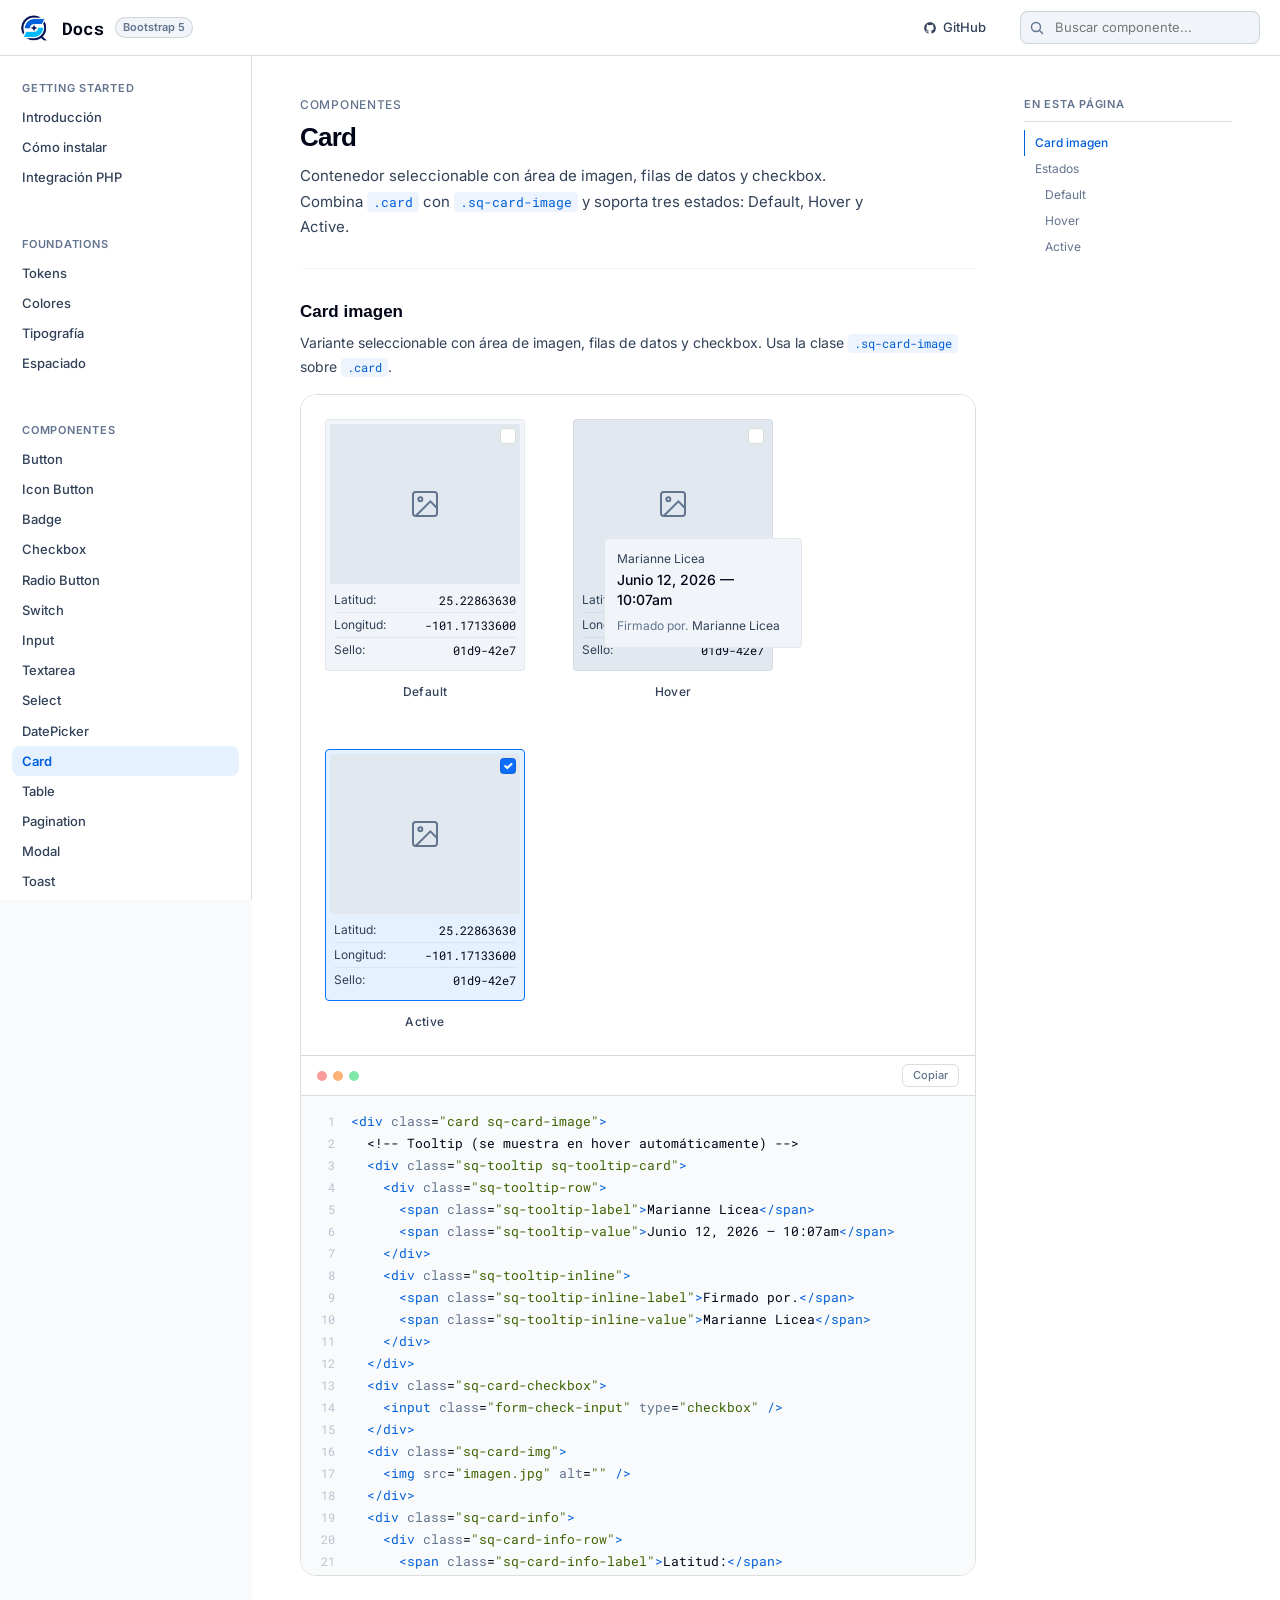
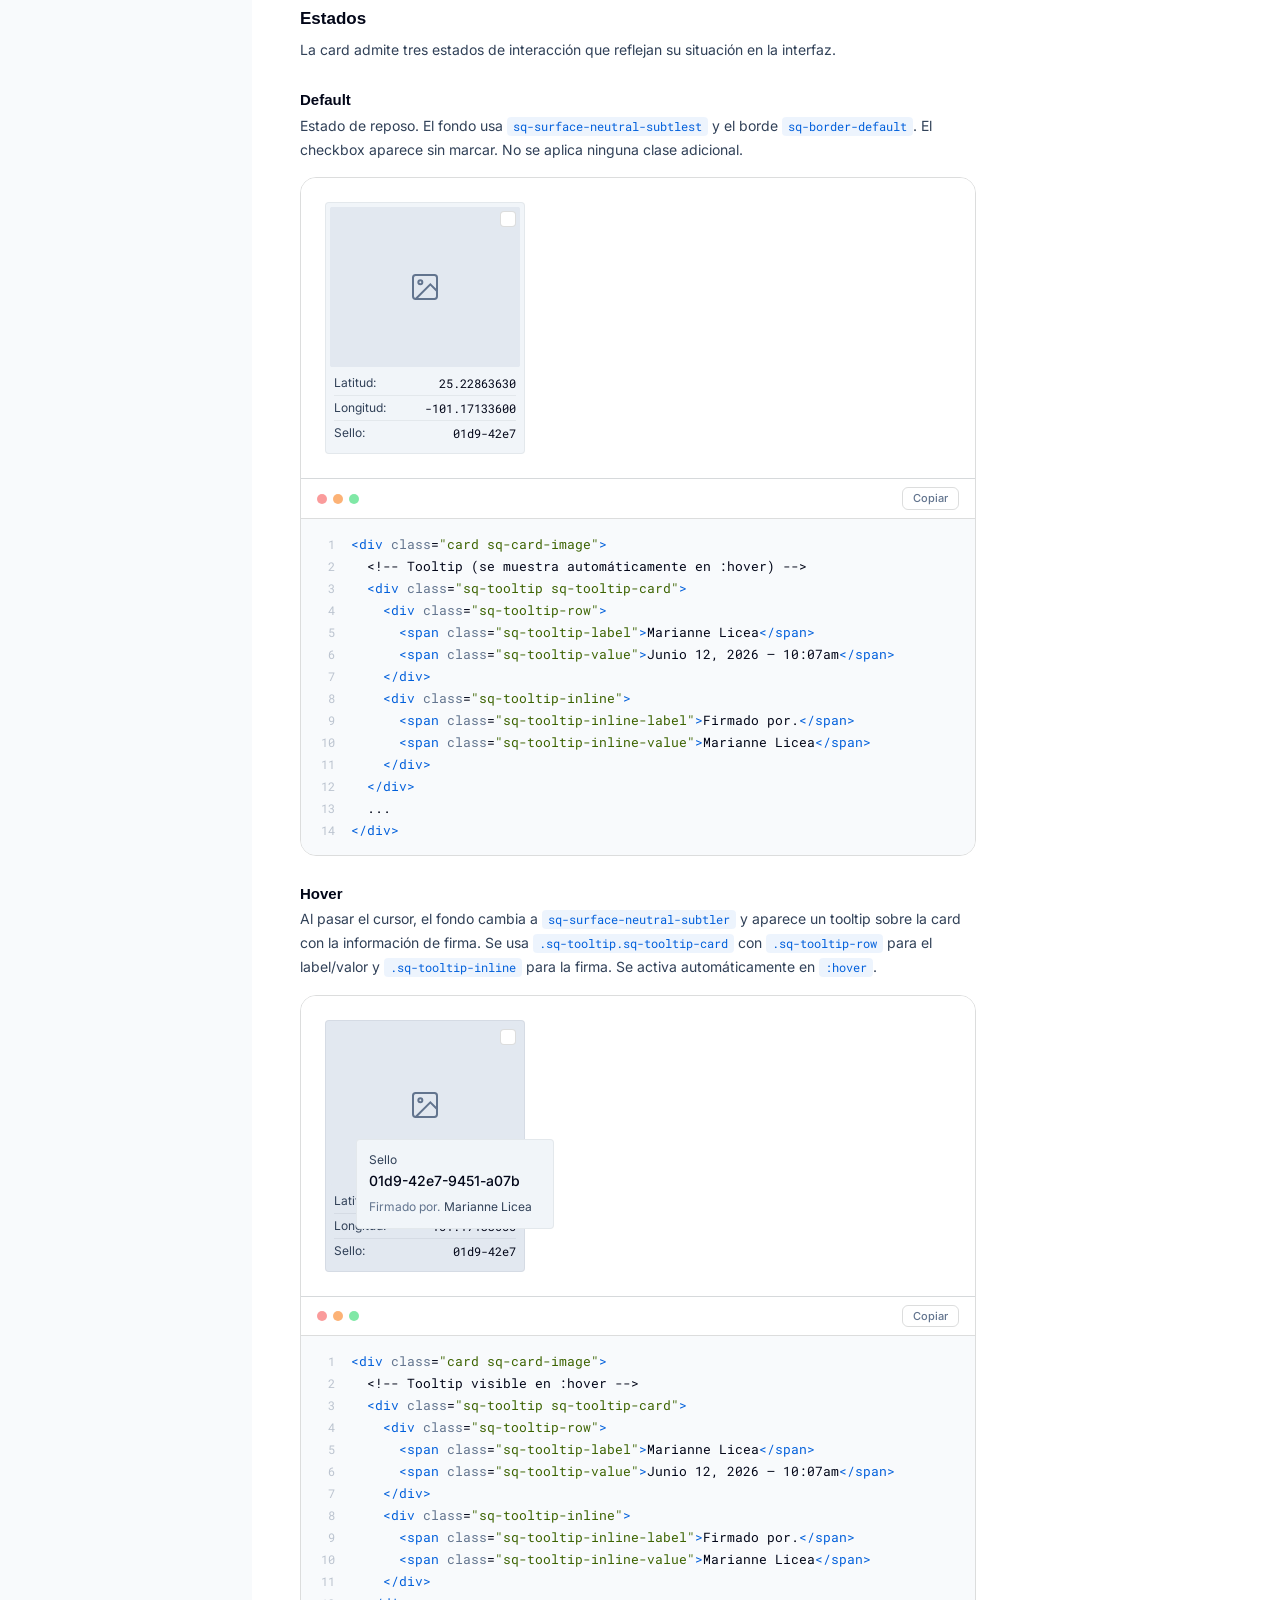
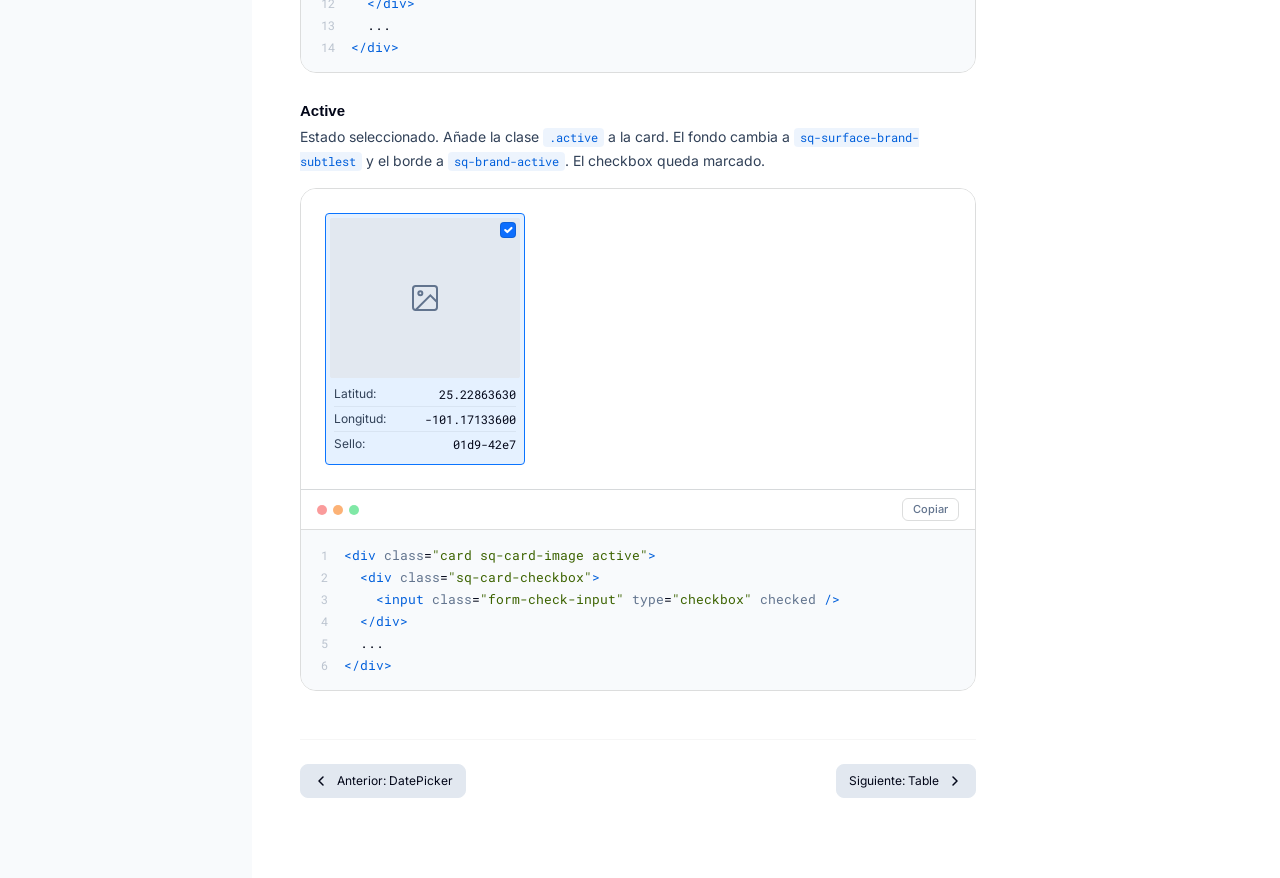
<file: docs/components/card.html>
<!DOCTYPE html>
<html lang="es">
<head>
  <meta charset="UTF-8" /><meta name="viewport" content="width=device-width, initial-scale=1.0" />
  <title>Card — Squadness Design System</title>
  <link rel="preconnect" href="https://fonts.googleapis.com" />
  <link href="https://fonts.googleapis.com/css2?family=Inter:wght@400;500;600;700&family=Roboto+Mono:wght@400;500&display=swap" rel="stylesheet" />
  <link rel="stylesheet" href="../src/tokens/tokens.css" />
  <link rel="stylesheet" href="https://cdn.jsdelivr.net/npm/bootstrap@5.3.3/dist/css/bootstrap.min.css" />
  <link rel="stylesheet" href="../src/squadness.css" />
  <link rel="stylesheet" href="../assets/docs.css" />
</head>
<body>
<div class="docs-shell">
  <main class="docs-main">
    <article class="docs-article">

      <p class="docs-breadcrumb">Componentes</p>
      <h1 class="docs-title">Card</h1>
      <p class="docs-desc">Contenedor seleccionable con área de imagen, filas de datos y checkbox. Combina <code>.card</code> con <code>.sq-card-image</code> y soporta tres estados: Default, Hover y Active.</p>
      <hr class="docs-divider" />

      <!-- ══ CARD IMAGEN ════════════════════════════════════════════════ -->
      <h2 class="docs-section-title" id="imagen">Card imagen</h2>
      <p class="docs-section-desc">Variante seleccionable con área de imagen, filas de datos y checkbox. Usa la clase <code>.sq-card-image</code> sobre <code>.card</code>.</p>

      <div class="docs-example-wrap">
        <div class="docs-example" style="align-items:flex-end; gap:48px; flex-wrap:wrap;">

          <!-- Default -->
          <div style="display:flex; flex-direction:column; align-items:center; gap:12px;">
            <div class="card sq-card-image" style="width:200px;">
              <div class="sq-tooltip sq-tooltip-card">
                <div class="sq-tooltip-row">
                  <span class="sq-tooltip-label">Marianne Licea</span>
                  <span class="sq-tooltip-value">Junio 12, 2026 — 10:07am</span>
                </div>
                <div class="sq-tooltip-inline">
                  <span class="sq-tooltip-inline-label">Firmado por.</span>
                  <span class="sq-tooltip-inline-value">Marianne Licea</span>
                </div>
              </div>
              <div class="sq-card-checkbox">
                <input class="form-check-input" type="checkbox" />
              </div>
              <div class="sq-card-img">
                <div class="sq-card-img-placeholder">
                  <svg width="32" height="32" viewBox="0 0 24 24" fill="none" stroke="var(--sq-text-subtlest)" stroke-width="1.5">
                    <rect x="3" y="3" width="18" height="18" rx="2"/><circle cx="8.5" cy="8.5" r="1.5"/><path d="M21 15l-5-5L5 21"/>
                  </svg>
                </div>
              </div>
              <div class="sq-card-info">
                <div class="sq-card-info-row">
                  <span class="sq-card-info-label">Latitud:</span>
                  <span class="sq-card-info-value">25.22863630</span>
                </div>
                <div class="sq-card-info-row">
                  <span class="sq-card-info-label">Longitud:</span>
                  <span class="sq-card-info-value">-101.17133600</span>
                </div>
                <div class="sq-card-info-row">
                  <span class="sq-card-info-label">Sello:</span>
                  <span class="sq-card-info-value">01d9-42e7</span>
                </div>
              </div>
            </div>
            <span class="docs-state-label">Default</span>
          </div>

          <!-- Hover (tooltip forzado visible) -->
          <div style="display:flex; flex-direction:column; align-items:center; gap:12px;">
            <div class="card sq-card-image" style="width:200px; background-color: var(--sq-surface-neutral-subtler);">
              <!-- Tooltip forzado visible para la documentación -->
              <div class="sq-tooltip sq-tooltip-card" style="display:flex;">
                <div class="sq-tooltip-row">
                  <span class="sq-tooltip-label">Marianne Licea</span>
                  <span class="sq-tooltip-value">Junio 12, 2026 — 10:07am</span>
                </div>
                <div class="sq-tooltip-inline">
                  <span class="sq-tooltip-inline-label">Firmado por.</span>
                  <span class="sq-tooltip-inline-value">Marianne Licea</span>
                </div>
              </div>
              <div class="sq-card-checkbox">
                <input class="form-check-input" type="checkbox" />
              </div>
              <div class="sq-card-img">
                <div class="sq-card-img-placeholder">
                  <svg width="32" height="32" viewBox="0 0 24 24" fill="none" stroke="var(--sq-text-subtlest)" stroke-width="1.5">
                    <rect x="3" y="3" width="18" height="18" rx="2"/><circle cx="8.5" cy="8.5" r="1.5"/><path d="M21 15l-5-5L5 21"/>
                  </svg>
                </div>
              </div>
              <div class="sq-card-info">
                <div class="sq-card-info-row">
                  <span class="sq-card-info-label">Latitud:</span>
                  <span class="sq-card-info-value">25.22863630</span>
                </div>
                <div class="sq-card-info-row">
                  <span class="sq-card-info-label">Longitud:</span>
                  <span class="sq-card-info-value">-101.17133600</span>
                </div>
                <div class="sq-card-info-row">
                  <span class="sq-card-info-label">Sello:</span>
                  <span class="sq-card-info-value">01d9-42e7</span>
                </div>
              </div>
            </div>
            <span class="docs-state-label">Hover</span>
          </div>

          <!-- Active -->
          <div style="display:flex; flex-direction:column; align-items:center; gap:12px;">
            <div class="card sq-card-image active" style="width:200px;">
              <div class="sq-card-checkbox">
                <input class="form-check-input" type="checkbox" checked />
              </div>
              <div class="sq-card-img">
                <div class="sq-card-img-placeholder">
                  <svg width="32" height="32" viewBox="0 0 24 24" fill="none" stroke="var(--sq-text-subtlest)" stroke-width="1.5">
                    <rect x="3" y="3" width="18" height="18" rx="2"/><circle cx="8.5" cy="8.5" r="1.5"/><path d="M21 15l-5-5L5 21"/>
                  </svg>
                </div>
              </div>
              <div class="sq-card-info">
                <div class="sq-card-info-row">
                  <span class="sq-card-info-label">Latitud:</span>
                  <span class="sq-card-info-value">25.22863630</span>
                </div>
                <div class="sq-card-info-row">
                  <span class="sq-card-info-label">Longitud:</span>
                  <span class="sq-card-info-value">-101.17133600</span>
                </div>
                <div class="sq-card-info-row">
                  <span class="sq-card-info-label">Sello:</span>
                  <span class="sq-card-info-value">01d9-42e7</span>
                </div>
              </div>
            </div>
            <span class="docs-state-label">Active</span>
          </div>

        </div>
        <div class="docs-code-content">
          <div class="docs-code-wrapper">
            <button class="docs-code-copy">Copiar</button>
<pre><span class="tag">&lt;div</span> <span class="at">class</span>=<span class="str">"card sq-card-image"</span><span class="tag">&gt;</span>
  <span class="cmt">&lt;!-- Tooltip (se muestra en hover automáticamente) --&gt;</span>
  <span class="tag">&lt;div</span> <span class="at">class</span>=<span class="str">"sq-tooltip sq-tooltip-card"</span><span class="tag">&gt;</span>
    <span class="tag">&lt;div</span> <span class="at">class</span>=<span class="str">"sq-tooltip-row"</span><span class="tag">&gt;</span>
      <span class="tag">&lt;span</span> <span class="at">class</span>=<span class="str">"sq-tooltip-label"</span><span class="tag">&gt;</span>Marianne Licea<span class="tag">&lt;/span&gt;</span>
      <span class="tag">&lt;span</span> <span class="at">class</span>=<span class="str">"sq-tooltip-value"</span><span class="tag">&gt;</span>Junio 12, 2026 — 10:07am<span class="tag">&lt;/span&gt;</span>
    <span class="tag">&lt;/div&gt;</span>
    <span class="tag">&lt;div</span> <span class="at">class</span>=<span class="str">"sq-tooltip-inline"</span><span class="tag">&gt;</span>
      <span class="tag">&lt;span</span> <span class="at">class</span>=<span class="str">"sq-tooltip-inline-label"</span><span class="tag">&gt;</span>Firmado por.<span class="tag">&lt;/span&gt;</span>
      <span class="tag">&lt;span</span> <span class="at">class</span>=<span class="str">"sq-tooltip-inline-value"</span><span class="tag">&gt;</span>Marianne Licea<span class="tag">&lt;/span&gt;</span>
    <span class="tag">&lt;/div&gt;</span>
  <span class="tag">&lt;/div&gt;</span>
  <span class="tag">&lt;div</span> <span class="at">class</span>=<span class="str">"sq-card-checkbox"</span><span class="tag">&gt;</span>
    <span class="tag">&lt;input</span> <span class="at">class</span>=<span class="str">"form-check-input"</span> <span class="at">type</span>=<span class="str">"checkbox"</span> <span class="tag">/&gt;</span>
  <span class="tag">&lt;/div&gt;</span>
  <span class="tag">&lt;div</span> <span class="at">class</span>=<span class="str">"sq-card-img"</span><span class="tag">&gt;</span>
    <span class="tag">&lt;img</span> <span class="at">src</span>=<span class="str">"imagen.jpg"</span> <span class="at">alt</span>=<span class="str">""</span> <span class="tag">/&gt;</span>
  <span class="tag">&lt;/div&gt;</span>
  <span class="tag">&lt;div</span> <span class="at">class</span>=<span class="str">"sq-card-info"</span><span class="tag">&gt;</span>
    <span class="tag">&lt;div</span> <span class="at">class</span>=<span class="str">"sq-card-info-row"</span><span class="tag">&gt;</span>
      <span class="tag">&lt;span</span> <span class="at">class</span>=<span class="str">"sq-card-info-label"</span><span class="tag">&gt;</span>Latitud:<span class="tag">&lt;/span&gt;</span>
      <span class="tag">&lt;span</span> <span class="at">class</span>=<span class="str">"sq-card-info-value"</span><span class="tag">&gt;</span>25.22863630<span class="tag">&lt;/span&gt;</span>
    <span class="tag">&lt;/div&gt;</span>
    <span class="tag">&lt;div</span> <span class="at">class</span>=<span class="str">"sq-card-info-row"</span><span class="tag">&gt;</span>
      <span class="tag">&lt;span</span> <span class="at">class</span>=<span class="str">"sq-card-info-label"</span><span class="tag">&gt;</span>Longitud:<span class="tag">&lt;/span&gt;</span>
      <span class="tag">&lt;span</span> <span class="at">class</span>=<span class="str">"sq-card-info-value"</span><span class="tag">&gt;</span>-101.17133600<span class="tag">&lt;/span&gt;</span>
    <span class="tag">&lt;/div&gt;</span>
    <span class="tag">&lt;div</span> <span class="at">class</span>=<span class="str">"sq-card-info-row"</span><span class="tag">&gt;</span>
      <span class="tag">&lt;span</span> <span class="at">class</span>=<span class="str">"sq-card-info-label"</span><span class="tag">&gt;</span>Sello:<span class="tag">&lt;/span&gt;</span>
      <span class="tag">&lt;span</span> <span class="at">class</span>=<span class="str">"sq-card-info-value"</span><span class="tag">&gt;</span>01d9-42e7-9451-a07b<span class="tag">&lt;/span&gt;</span>
    <span class="tag">&lt;/div&gt;</span>
  <span class="tag">&lt;/div&gt;</span>
<span class="tag">&lt;/div&gt;</span>

<span class="cmt">&lt;!-- Active --&gt;</span>
<span class="tag">&lt;div</span> <span class="at">class</span>=<span class="str">"card sq-card-image active"</span><span class="tag">&gt;</span>
  <span class="tag">&lt;div</span> <span class="at">class</span>=<span class="str">"sq-card-checkbox"</span><span class="tag">&gt;</span>
    <span class="tag">&lt;input</span> <span class="at">class</span>=<span class="str">"form-check-input"</span> <span class="at">type</span>=<span class="str">"checkbox"</span> <span class="at">checked</span> <span class="tag">/&gt;</span>
  <span class="tag">&lt;/div&gt;</span>
  <span class="tag">&lt;div</span> <span class="at">class</span>=<span class="str">"sq-card-img"</span><span class="tag">&gt;</span>
    <span class="tag">&lt;img</span> <span class="at">src</span>=<span class="str">"imagen.jpg"</span> <span class="at">alt</span>=<span class="str">""</span> <span class="tag">/&gt;</span>
  <span class="tag">&lt;/div&gt;</span>
  <span class="tag">&lt;div</span> <span class="at">class</span>=<span class="str">"sq-card-info"</span><span class="tag">&gt;</span>
    <span class="tag">&lt;div</span> <span class="at">class</span>=<span class="str">"sq-card-info-row"</span><span class="tag">&gt;</span>
      <span class="tag">&lt;span</span> <span class="at">class</span>=<span class="str">"sq-card-info-label"</span><span class="tag">&gt;</span>Latitud:<span class="tag">&lt;/span&gt;</span>
      <span class="tag">&lt;span</span> <span class="at">class</span>=<span class="str">"sq-card-info-value"</span><span class="tag">&gt;</span>25.22863630<span class="tag">&lt;/span&gt;</span>
    <span class="tag">&lt;/div&gt;</span>
    <span class="tag">&lt;div</span> <span class="at">class</span>=<span class="str">"sq-card-info-row"</span><span class="tag">&gt;</span>
      <span class="tag">&lt;span</span> <span class="at">class</span>=<span class="str">"sq-card-info-label"</span><span class="tag">&gt;</span>Longitud:<span class="tag">&lt;/span&gt;</span>
      <span class="tag">&lt;span</span> <span class="at">class</span>=<span class="str">"sq-card-info-value"</span><span class="tag">&gt;</span>-101.17133600<span class="tag">&lt;/span&gt;</span>
    <span class="tag">&lt;/div&gt;</span>
    <span class="tag">&lt;div</span> <span class="at">class</span>=<span class="str">"sq-card-info-row"</span><span class="tag">&gt;</span>
      <span class="tag">&lt;span</span> <span class="at">class</span>=<span class="str">"sq-card-info-label"</span><span class="tag">&gt;</span>Sello:<span class="tag">&lt;/span&gt;</span>
      <span class="tag">&lt;span</span> <span class="at">class</span>=<span class="str">"sq-card-info-value"</span><span class="tag">&gt;</span>01d9-42e7-9451-a07b<span class="tag">&lt;/span&gt;</span>
    <span class="tag">&lt;/div&gt;</span>
  <span class="tag">&lt;/div&gt;</span>
<span class="tag">&lt;/div&gt;</span></pre>
          </div>
        </div>
      </div>

      <!-- ══ ESTADOS ════════════════════════════════════════════════════ -->
      <h2 class="docs-section-title" id="estados">Estados</h2>
      <p class="docs-section-desc">La card admite tres estados de interacción que reflejan su situación en la interfaz.</p>

      <!-- Default -->
      <h3 class="docs-subsection-title" id="default">Default</h3>
      <p class="docs-section-desc">Estado de reposo. El fondo usa <code>sq-surface-neutral-subtlest</code> y el borde <code>sq-border-default</code>. El checkbox aparece sin marcar. No se aplica ninguna clase adicional.</p>

      <div class="docs-example-wrap">
        <div class="docs-example" style="align-items:flex-start;">
          <div class="card sq-card-image" style="width:200px;">
            <div class="sq-tooltip sq-tooltip-card">
              <div class="sq-tooltip-row">
                <span class="sq-tooltip-label">Marianne Licea</span>
                <span class="sq-tooltip-value">Junio 12, 2026 — 10:07am</span>
              </div>
              <div class="sq-tooltip-inline">
                <span class="sq-tooltip-inline-label">Firmado por.</span>
                <span class="sq-tooltip-inline-value">Marianne Licea</span>
              </div>
            </div>
            <div class="sq-card-checkbox">
              <input class="form-check-input" type="checkbox" />
            </div>
            <div class="sq-card-img">
              <div class="sq-card-img-placeholder">
                <svg width="32" height="32" viewBox="0 0 24 24" fill="none" stroke="var(--sq-text-subtlest)" stroke-width="1.5">
                  <rect x="3" y="3" width="18" height="18" rx="2"/><circle cx="8.5" cy="8.5" r="1.5"/><path d="M21 15l-5-5L5 21"/>
                </svg>
              </div>
            </div>
            <div class="sq-card-info">
              <div class="sq-card-info-row">
                <span class="sq-card-info-label">Latitud:</span>
                <span class="sq-card-info-value">25.22863630</span>
              </div>
              <div class="sq-card-info-row">
                <span class="sq-card-info-label">Longitud:</span>
                <span class="sq-card-info-value">-101.17133600</span>
              </div>
              <div class="sq-card-info-row">
                <span class="sq-card-info-label">Sello:</span>
                <span class="sq-card-info-value">01d9-42e7</span>
              </div>
            </div>
          </div>
        </div>
        <div class="docs-code-content">
          <div class="docs-code-wrapper">
            <button class="docs-code-copy">Copiar</button>
<pre><span class="tag">&lt;div</span> <span class="at">class</span>=<span class="str">"card sq-card-image"</span><span class="tag">&gt;</span>
  <span class="cmt">&lt;!-- Tooltip (se muestra automáticamente en :hover) --&gt;</span>
  <span class="tag">&lt;div</span> <span class="at">class</span>=<span class="str">"sq-tooltip sq-tooltip-card"</span><span class="tag">&gt;</span>
    <span class="tag">&lt;div</span> <span class="at">class</span>=<span class="str">"sq-tooltip-row"</span><span class="tag">&gt;</span>
      <span class="tag">&lt;span</span> <span class="at">class</span>=<span class="str">"sq-tooltip-label"</span><span class="tag">&gt;</span>Marianne Licea<span class="tag">&lt;/span&gt;</span>
      <span class="tag">&lt;span</span> <span class="at">class</span>=<span class="str">"sq-tooltip-value"</span><span class="tag">&gt;</span>Junio 12, 2026 — 10:07am<span class="tag">&lt;/span&gt;</span>
    <span class="tag">&lt;/div&gt;</span>
    <span class="tag">&lt;div</span> <span class="at">class</span>=<span class="str">"sq-tooltip-inline"</span><span class="tag">&gt;</span>
      <span class="tag">&lt;span</span> <span class="at">class</span>=<span class="str">"sq-tooltip-inline-label"</span><span class="tag">&gt;</span>Firmado por.<span class="tag">&lt;/span&gt;</span>
      <span class="tag">&lt;span</span> <span class="at">class</span>=<span class="str">"sq-tooltip-inline-value"</span><span class="tag">&gt;</span>Marianne Licea<span class="tag">&lt;/span&gt;</span>
    <span class="tag">&lt;/div&gt;</span>
  <span class="tag">&lt;/div&gt;</span>
  ...
<span class="tag">&lt;/div&gt;</span></pre>
          </div>
        </div>
      </div>

      <!-- Hover -->
      <h3 class="docs-subsection-title" id="hover">Hover</h3>
      <p class="docs-section-desc">Al pasar el cursor, el fondo cambia a <code>sq-surface-neutral-subtler</code> y aparece un tooltip sobre la card con la información de firma. Se usa <code>.sq-tooltip.sq-tooltip-card</code> con <code>.sq-tooltip-row</code> para el label/valor y <code>.sq-tooltip-inline</code> para la firma. Se activa automáticamente en <code>:hover</code>.</p>

      <div class="docs-example-wrap">
        <div class="docs-example" style="align-items:flex-start;">
          <div class="card sq-card-image" style="width:200px; background-color: var(--sq-surface-neutral-subtler);">
            <div class="sq-tooltip sq-tooltip-card" style="display:flex;">
              <div class="sq-tooltip-row">
                <span class="sq-tooltip-label">Sello</span>
                <span class="sq-tooltip-value">01d9-42e7-9451-a07b</span>
              </div>
              <div class="sq-tooltip-inline">
                <span class="sq-tooltip-inline-label">Firmado por.</span>
                <span class="sq-tooltip-inline-value">Marianne Licea</span>
              </div>
            </div>
            <div class="sq-card-checkbox">
              <input class="form-check-input" type="checkbox" />
            </div>
            <div class="sq-card-img">
              <div class="sq-card-img-placeholder">
                <svg width="32" height="32" viewBox="0 0 24 24" fill="none" stroke="var(--sq-text-subtlest)" stroke-width="1.5">
                  <rect x="3" y="3" width="18" height="18" rx="2"/><circle cx="8.5" cy="8.5" r="1.5"/><path d="M21 15l-5-5L5 21"/>
                </svg>
              </div>
            </div>
            <div class="sq-card-info">
              <div class="sq-card-info-row">
                <span class="sq-card-info-label">Latitud:</span>
                <span class="sq-card-info-value">25.22863630</span>
              </div>
              <div class="sq-card-info-row">
                <span class="sq-card-info-label">Longitud:</span>
                <span class="sq-card-info-value">-101.17133600</span>
              </div>
              <div class="sq-card-info-row">
                <span class="sq-card-info-label">Sello:</span>
                <span class="sq-card-info-value">01d9-42e7</span>
              </div>
            </div>
          </div>
        </div>
        <div class="docs-code-content">
          <div class="docs-code-wrapper">
            <button class="docs-code-copy">Copiar</button>
<pre><span class="tag">&lt;div</span> <span class="at">class</span>=<span class="str">"card sq-card-image"</span><span class="tag">&gt;</span>
  <span class="cmt">&lt;!-- Tooltip visible en :hover --&gt;</span>
  <span class="tag">&lt;div</span> <span class="at">class</span>=<span class="str">"sq-tooltip sq-tooltip-card"</span><span class="tag">&gt;</span>
    <span class="tag">&lt;div</span> <span class="at">class</span>=<span class="str">"sq-tooltip-row"</span><span class="tag">&gt;</span>
      <span class="tag">&lt;span</span> <span class="at">class</span>=<span class="str">"sq-tooltip-label"</span><span class="tag">&gt;</span>Marianne Licea<span class="tag">&lt;/span&gt;</span>
      <span class="tag">&lt;span</span> <span class="at">class</span>=<span class="str">"sq-tooltip-value"</span><span class="tag">&gt;</span>Junio 12, 2026 — 10:07am<span class="tag">&lt;/span&gt;</span>
    <span class="tag">&lt;/div&gt;</span>
    <span class="tag">&lt;div</span> <span class="at">class</span>=<span class="str">"sq-tooltip-inline"</span><span class="tag">&gt;</span>
      <span class="tag">&lt;span</span> <span class="at">class</span>=<span class="str">"sq-tooltip-inline-label"</span><span class="tag">&gt;</span>Firmado por.<span class="tag">&lt;/span&gt;</span>
      <span class="tag">&lt;span</span> <span class="at">class</span>=<span class="str">"sq-tooltip-inline-value"</span><span class="tag">&gt;</span>Marianne Licea<span class="tag">&lt;/span&gt;</span>
    <span class="tag">&lt;/div&gt;</span>
  <span class="tag">&lt;/div&gt;</span>
  ...
<span class="tag">&lt;/div&gt;</span></pre>
          </div>
        </div>
      </div>

      <!-- Active -->
      <h3 class="docs-subsection-title" id="active">Active</h3>
      <p class="docs-section-desc">Estado seleccionado. Añade la clase <code>.active</code> a la card. El fondo cambia a <code>sq-surface-brand-subtlest</code> y el borde a <code>sq-brand-active</code>. El checkbox queda marcado.</p>

      <div class="docs-example-wrap">
        <div class="docs-example" style="align-items:flex-start;">
          <div class="card sq-card-image active" style="width:200px;">
            <div class="sq-card-checkbox">
              <input class="form-check-input" type="checkbox" checked />
            </div>
            <div class="sq-card-img">
              <div class="sq-card-img-placeholder">
                <svg width="32" height="32" viewBox="0 0 24 24" fill="none" stroke="var(--sq-text-subtlest)" stroke-width="1.5">
                  <rect x="3" y="3" width="18" height="18" rx="2"/><circle cx="8.5" cy="8.5" r="1.5"/><path d="M21 15l-5-5L5 21"/>
                </svg>
              </div>
            </div>
            <div class="sq-card-info">
              <div class="sq-card-info-row">
                <span class="sq-card-info-label">Latitud:</span>
                <span class="sq-card-info-value">25.22863630</span>
              </div>
              <div class="sq-card-info-row">
                <span class="sq-card-info-label">Longitud:</span>
                <span class="sq-card-info-value">-101.17133600</span>
              </div>
              <div class="sq-card-info-row">
                <span class="sq-card-info-label">Sello:</span>
                <span class="sq-card-info-value">01d9-42e7</span>
              </div>
            </div>
          </div>
        </div>
        <div class="docs-code-content">
          <div class="docs-code-wrapper">
            <button class="docs-code-copy">Copiar</button>
<pre><span class="tag">&lt;div</span> <span class="at">class</span>=<span class="str">"card sq-card-image active"</span><span class="tag">&gt;</span>
  <span class="tag">&lt;div</span> <span class="at">class</span>=<span class="str">"sq-card-checkbox"</span><span class="tag">&gt;</span>
    <span class="tag">&lt;input</span> <span class="at">class</span>=<span class="str">"form-check-input"</span> <span class="at">type</span>=<span class="str">"checkbox"</span> <span class="at">checked</span> <span class="tag">/&gt;</span>
  <span class="tag">&lt;/div&gt;</span>
  ...
<span class="tag">&lt;/div&gt;</span></pre>
          </div>
        </div>
      </div>

      <!-- ── Navegación entre páginas ── -->
      <div class="docs-page-nav">
        <hr class="docs-page-nav-divider" />
        <div class="docs-page-nav-links">
          <a href="datepicker.html" class="btn btn-secondary btn-sm d-flex align-items-center gap-2">
            <svg width="16" height="16" viewBox="0 0 16 16" fill="none" style="flex-shrink:0;"><path d="M10 12L6 8l4-4" stroke="currentColor" stroke-width="1.5" stroke-linecap="round" stroke-linejoin="round"/></svg>
            Anterior: DatePicker
          </a>
          <a href="table.html" class="btn btn-secondary btn-sm d-flex align-items-center gap-2">
            Siguiente: Table
            <svg width="16" height="16" viewBox="0 0 16 16" fill="none" style="flex-shrink:0;"><path d="M6 4l4 4-4 4" stroke="currentColor" stroke-width="1.5" stroke-linecap="round" stroke-linejoin="round"/></svg>
          </a>
        </div>
      </div>

    </article>

    <aside class="docs-toc">
      <p class="docs-toc-title">En esta página</p>
      <nav>
        <a class="docs-toc-link active" href="#imagen">Card imagen</a>
        <a class="docs-toc-link" href="#estados">Estados</a>
        <a class="docs-toc-link" style="padding-left:1.25rem;" href="#default">Default</a>
        <a class="docs-toc-link" style="padding-left:1.25rem;" href="#hover">Hover</a>
        <a class="docs-toc-link" style="padding-left:1.25rem;" href="#active">Active</a>
      </nav>
    </aside>
  </main>
</div>
<script src="https://cdn.jsdelivr.net/npm/bootstrap@5.3.3/dist/js/bootstrap.bundle.min.js"></script>
<script src="../assets/nav.js"></script>
<script>
  // Hacer interactivas las cards en los ejemplos de docs
  // Click en cualquier parte de la card alterna el estado active + checkbox
  document.querySelectorAll('.docs-example .sq-card-image').forEach(card => {
    card.addEventListener('click', function (e) {
      // Si el click fue directamente en el checkbox, dejar que actúe solo
      // pero igualmente sincronizar el estado de la card
      const cb = this.querySelector('.form-check-input');
      if (e.target !== cb) {
        // Toggle active en la card
        this.classList.toggle('active');
        // Sincronizar checkbox
        if (cb) cb.checked = this.classList.contains('active');
      } else {
        // El checkbox fue el target: sincronizar clase active con su estado
        this.classList.toggle('active', cb.checked);
      }
    });
  });
</script>
</body>
</html>
</file>
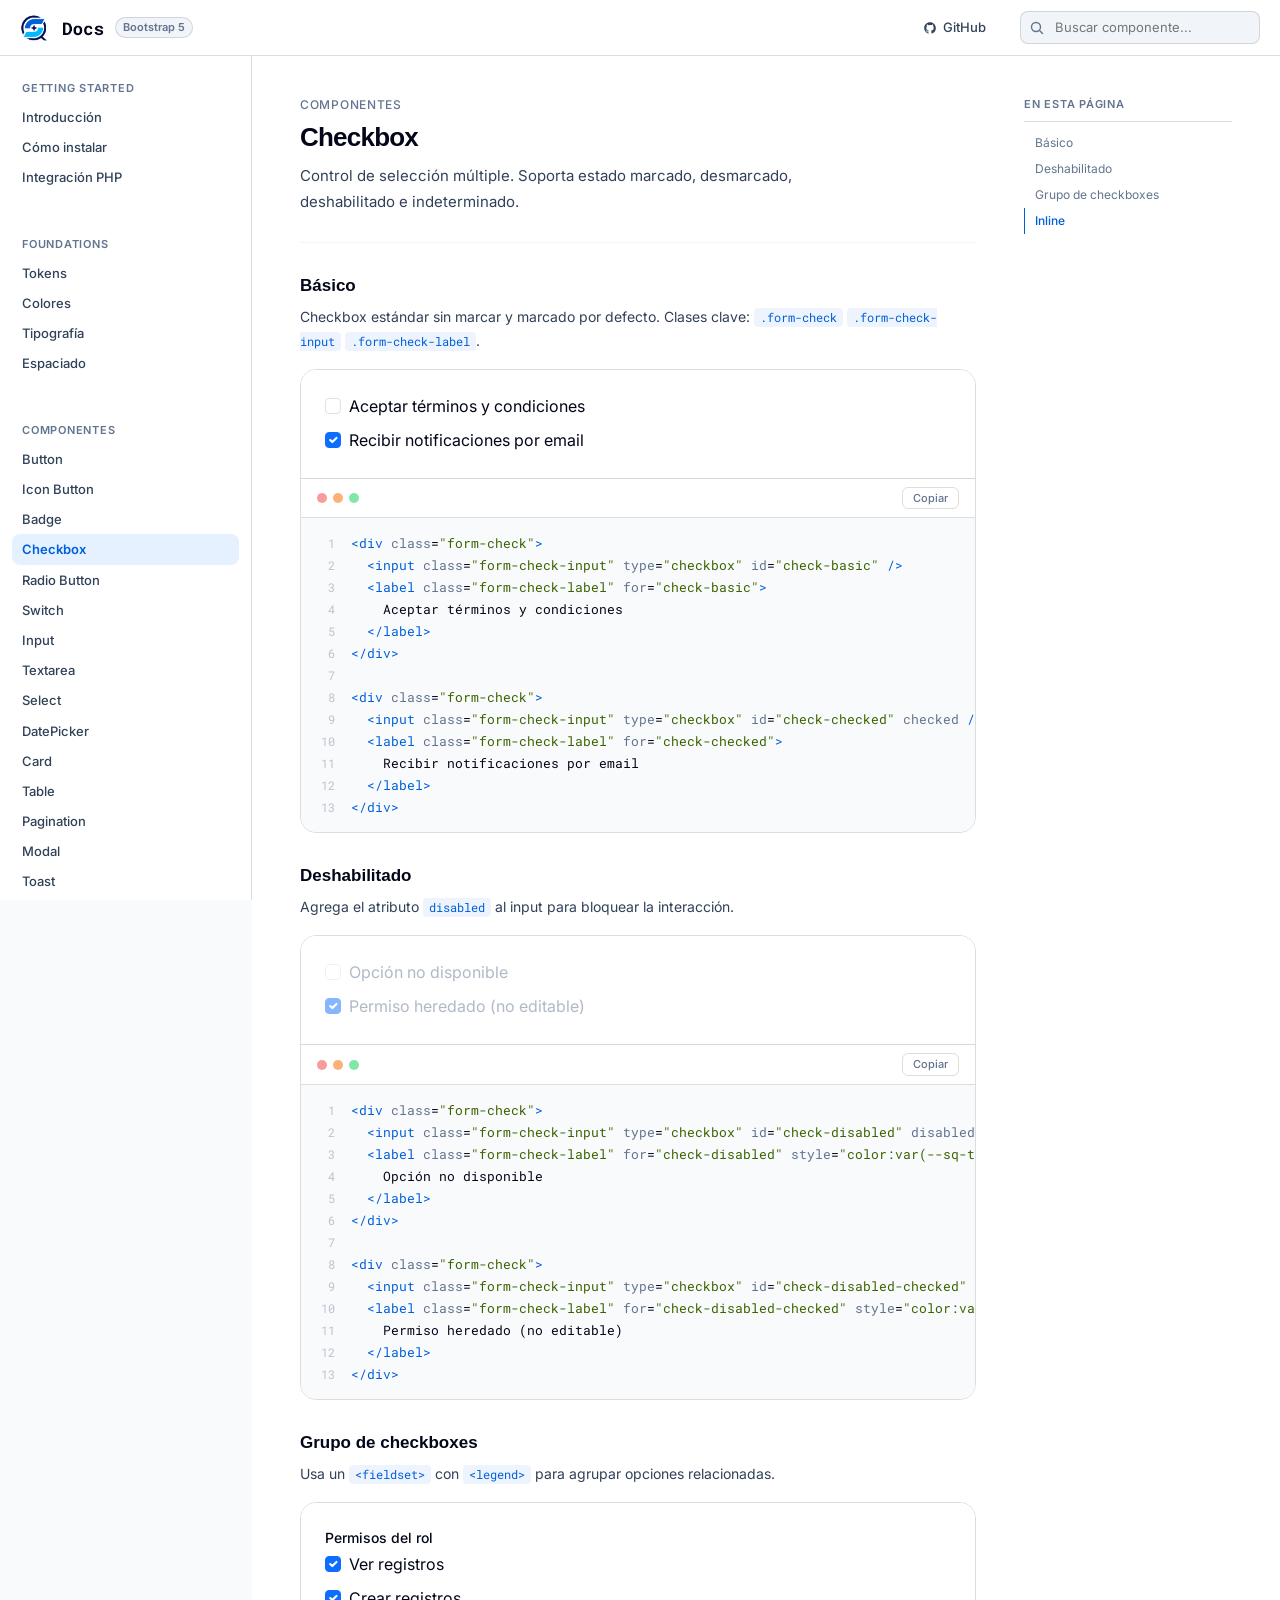
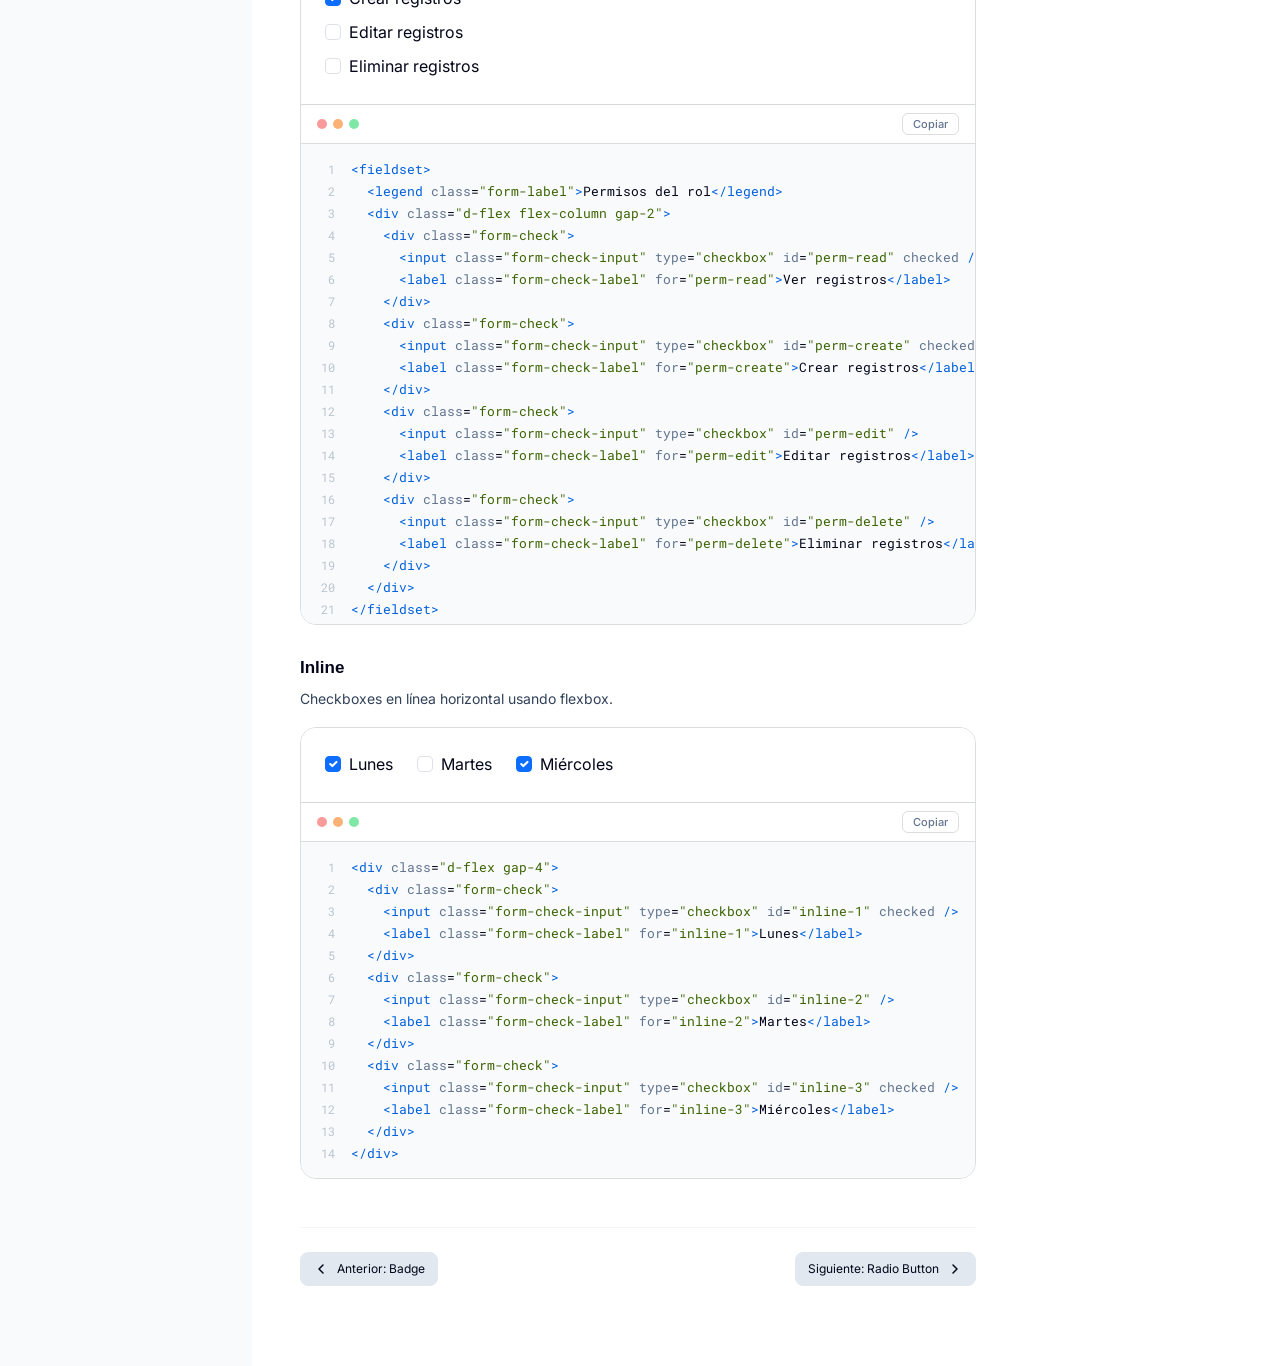
<file: docs/components/checkbox.html>
<!DOCTYPE html>
<html lang="es">
<head>
  <meta charset="UTF-8" /><meta name="viewport" content="width=device-width, initial-scale=1.0" />
  <title>Checkbox — Squadness Design System</title>
  <link rel="preconnect" href="https://fonts.googleapis.com" />
  <link href="https://fonts.googleapis.com/css2?family=Inter:wght@400;500;600;700&family=Roboto+Mono:wght@400;500&display=swap" rel="stylesheet" />
  <link rel="stylesheet" href="../src/tokens/tokens.css" />
  <link rel="stylesheet" href="https://cdn.jsdelivr.net/npm/bootstrap@5.3.3/dist/css/bootstrap.min.css" />
  <link rel="stylesheet" href="../src/squadness.css" />
  <link rel="stylesheet" href="../assets/docs.css" />
</head>
<body>
<div class="docs-shell">
  <main class="docs-main">
    <article class="docs-article">

      <p class="docs-breadcrumb">Componentes</p>
      <h1 class="docs-title">Checkbox</h1>
      <p class="docs-desc">Control de selección múltiple. Soporta estado marcado, desmarcado, deshabilitado e indeterminado.</p>
      <hr class="docs-divider" />

      <!-- ══ BÁSICO ════════════════════════════════════════════════════ -->
      <h2 class="docs-section-title" id="basico">Básico</h2>
      <p class="docs-section-desc">Checkbox estándar sin marcar y marcado por defecto. Clases clave: <code>.form-check</code> <code>.form-check-input</code> <code>.form-check-label</code>.</p>

      <div class="docs-example-wrap">
        <div class="docs-example column">
          <div class="form-check">
            <input class="form-check-input" type="checkbox" id="check-basic" />
            <label class="form-check-label" for="check-basic">
              Aceptar términos y condiciones
            </label>
          </div>
          <div class="form-check">
            <input class="form-check-input" type="checkbox" id="check-checked" checked />
            <label class="form-check-label" for="check-checked">
              Recibir notificaciones por email
            </label>
          </div>
        </div>
        <div class="docs-code-content">
          <div class="docs-code-wrapper">
            <button class="docs-code-copy">Copiar</button>
<pre><span class="tag">&lt;div</span> <span class="at">class</span>=<span class="str">"form-check"</span><span class="tag">&gt;</span>
  <span class="tag">&lt;input</span> <span class="at">class</span>=<span class="str">"form-check-input"</span> <span class="at">type</span>=<span class="str">"checkbox"</span> <span class="at">id</span>=<span class="str">"check-basic"</span> <span class="tag">/&gt;</span>
  <span class="tag">&lt;label</span> <span class="at">class</span>=<span class="str">"form-check-label"</span> <span class="at">for</span>=<span class="str">"check-basic"</span><span class="tag">&gt;</span>
    Aceptar términos y condiciones
  <span class="tag">&lt;/label&gt;</span>
<span class="tag">&lt;/div&gt;</span>

<span class="tag">&lt;div</span> <span class="at">class</span>=<span class="str">"form-check"</span><span class="tag">&gt;</span>
  <span class="tag">&lt;input</span> <span class="at">class</span>=<span class="str">"form-check-input"</span> <span class="at">type</span>=<span class="str">"checkbox"</span> <span class="at">id</span>=<span class="str">"check-checked"</span> <span class="at">checked</span> <span class="tag">/&gt;</span>
  <span class="tag">&lt;label</span> <span class="at">class</span>=<span class="str">"form-check-label"</span> <span class="at">for</span>=<span class="str">"check-checked"</span><span class="tag">&gt;</span>
    Recibir notificaciones por email
  <span class="tag">&lt;/label&gt;</span>
<span class="tag">&lt;/div&gt;</span></pre>
          </div>
        </div>
      </div>

      <!-- ══ DESHABILITADO ═════════════════════════════════════════════ -->
      <h2 class="docs-section-title" id="deshabilitado">Deshabilitado</h2>
      <p class="docs-section-desc">Agrega el atributo <code>disabled</code> al input para bloquear la interacción.</p>

      <div class="docs-example-wrap">
        <div class="docs-example column">
          <div class="form-check">
            <input class="form-check-input" type="checkbox" id="check-disabled" disabled />
            <label class="form-check-label" for="check-disabled" style="color:var(--sq-text-subtlest);">
              Opción no disponible
            </label>
          </div>
          <div class="form-check">
            <input class="form-check-input" type="checkbox" id="check-disabled-checked" checked disabled />
            <label class="form-check-label" for="check-disabled-checked" style="color:var(--sq-text-subtlest);">
              Permiso heredado (no editable)
            </label>
          </div>
        </div>
        <div class="docs-code-content">
          <div class="docs-code-wrapper">
            <button class="docs-code-copy">Copiar</button>
<pre><span class="tag">&lt;div</span> <span class="at">class</span>=<span class="str">"form-check"</span><span class="tag">&gt;</span>
  <span class="tag">&lt;input</span> <span class="at">class</span>=<span class="str">"form-check-input"</span> <span class="at">type</span>=<span class="str">"checkbox"</span> <span class="at">id</span>=<span class="str">"check-disabled"</span> <span class="at">disabled</span> <span class="tag">/&gt;</span>
  <span class="tag">&lt;label</span> <span class="at">class</span>=<span class="str">"form-check-label"</span> <span class="at">for</span>=<span class="str">"check-disabled"</span> <span class="at">style</span>=<span class="str">"color:var(--sq-text-subtlest);"</span><span class="tag">&gt;</span>
    Opción no disponible
  <span class="tag">&lt;/label&gt;</span>
<span class="tag">&lt;/div&gt;</span>

<span class="tag">&lt;div</span> <span class="at">class</span>=<span class="str">"form-check"</span><span class="tag">&gt;</span>
  <span class="tag">&lt;input</span> <span class="at">class</span>=<span class="str">"form-check-input"</span> <span class="at">type</span>=<span class="str">"checkbox"</span> <span class="at">id</span>=<span class="str">"check-disabled-checked"</span> <span class="at">checked</span> <span class="at">disabled</span> <span class="tag">/&gt;</span>
  <span class="tag">&lt;label</span> <span class="at">class</span>=<span class="str">"form-check-label"</span> <span class="at">for</span>=<span class="str">"check-disabled-checked"</span> <span class="at">style</span>=<span class="str">"color:var(--sq-text-subtlest);"</span><span class="tag">&gt;</span>
    Permiso heredado (no editable)
  <span class="tag">&lt;/label&gt;</span>
<span class="tag">&lt;/div&gt;</span></pre>
          </div>
        </div>
      </div>

      <!-- ══ GRUPO ═════════════════════════════════════════════════════ -->
      <h2 class="docs-section-title" id="grupo">Grupo de checkboxes</h2>
      <p class="docs-section-desc">Usa un <code>&lt;fieldset&gt;</code> con <code>&lt;legend&gt;</code> para agrupar opciones relacionadas.</p>

      <div class="docs-example-wrap">
        <div class="docs-example column">
          <fieldset>
            <legend class="form-label">Permisos del rol</legend>
            <div class="d-flex flex-column gap-2">
              <div class="form-check">
                <input class="form-check-input" type="checkbox" id="perm-read" checked />
                <label class="form-check-label" for="perm-read">Ver registros</label>
              </div>
              <div class="form-check">
                <input class="form-check-input" type="checkbox" id="perm-create" checked />
                <label class="form-check-label" for="perm-create">Crear registros</label>
              </div>
              <div class="form-check">
                <input class="form-check-input" type="checkbox" id="perm-edit" />
                <label class="form-check-label" for="perm-edit">Editar registros</label>
              </div>
              <div class="form-check">
                <input class="form-check-input" type="checkbox" id="perm-delete" />
                <label class="form-check-label" for="perm-delete">Eliminar registros</label>
              </div>
            </div>
          </fieldset>
        </div>
        <div class="docs-code-content">
          <div class="docs-code-wrapper">
            <button class="docs-code-copy">Copiar</button>
<pre><span class="tag">&lt;fieldset&gt;</span>
  <span class="tag">&lt;legend</span> <span class="at">class</span>=<span class="str">"form-label"</span><span class="tag">&gt;</span>Permisos del rol<span class="tag">&lt;/legend&gt;</span>
  <span class="tag">&lt;div</span> <span class="at">class</span>=<span class="str">"d-flex flex-column gap-2"</span><span class="tag">&gt;</span>
    <span class="tag">&lt;div</span> <span class="at">class</span>=<span class="str">"form-check"</span><span class="tag">&gt;</span>
      <span class="tag">&lt;input</span> <span class="at">class</span>=<span class="str">"form-check-input"</span> <span class="at">type</span>=<span class="str">"checkbox"</span> <span class="at">id</span>=<span class="str">"perm-read"</span> <span class="at">checked</span> <span class="tag">/&gt;</span>
      <span class="tag">&lt;label</span> <span class="at">class</span>=<span class="str">"form-check-label"</span> <span class="at">for</span>=<span class="str">"perm-read"</span><span class="tag">&gt;</span>Ver registros<span class="tag">&lt;/label&gt;</span>
    <span class="tag">&lt;/div&gt;</span>
    <span class="tag">&lt;div</span> <span class="at">class</span>=<span class="str">"form-check"</span><span class="tag">&gt;</span>
      <span class="tag">&lt;input</span> <span class="at">class</span>=<span class="str">"form-check-input"</span> <span class="at">type</span>=<span class="str">"checkbox"</span> <span class="at">id</span>=<span class="str">"perm-create"</span> <span class="at">checked</span> <span class="tag">/&gt;</span>
      <span class="tag">&lt;label</span> <span class="at">class</span>=<span class="str">"form-check-label"</span> <span class="at">for</span>=<span class="str">"perm-create"</span><span class="tag">&gt;</span>Crear registros<span class="tag">&lt;/label&gt;</span>
    <span class="tag">&lt;/div&gt;</span>
    <span class="tag">&lt;div</span> <span class="at">class</span>=<span class="str">"form-check"</span><span class="tag">&gt;</span>
      <span class="tag">&lt;input</span> <span class="at">class</span>=<span class="str">"form-check-input"</span> <span class="at">type</span>=<span class="str">"checkbox"</span> <span class="at">id</span>=<span class="str">"perm-edit"</span> <span class="tag">/&gt;</span>
      <span class="tag">&lt;label</span> <span class="at">class</span>=<span class="str">"form-check-label"</span> <span class="at">for</span>=<span class="str">"perm-edit"</span><span class="tag">&gt;</span>Editar registros<span class="tag">&lt;/label&gt;</span>
    <span class="tag">&lt;/div&gt;</span>
    <span class="tag">&lt;div</span> <span class="at">class</span>=<span class="str">"form-check"</span><span class="tag">&gt;</span>
      <span class="tag">&lt;input</span> <span class="at">class</span>=<span class="str">"form-check-input"</span> <span class="at">type</span>=<span class="str">"checkbox"</span> <span class="at">id</span>=<span class="str">"perm-delete"</span> <span class="tag">/&gt;</span>
      <span class="tag">&lt;label</span> <span class="at">class</span>=<span class="str">"form-check-label"</span> <span class="at">for</span>=<span class="str">"perm-delete"</span><span class="tag">&gt;</span>Eliminar registros<span class="tag">&lt;/label&gt;</span>
    <span class="tag">&lt;/div&gt;</span>
  <span class="tag">&lt;/div&gt;</span>
<span class="tag">&lt;/fieldset&gt;</span></pre>
          </div>
        </div>
      </div>

      <!-- ══ INLINE ════════════════════════════════════════════════════ -->
      <h2 class="docs-section-title" id="inline">Inline</h2>
      <p class="docs-section-desc">Checkboxes en línea horizontal usando flexbox.</p>

      <div class="docs-example-wrap">
        <div class="docs-example">
          <div class="d-flex gap-4">
            <div class="form-check">
              <input class="form-check-input" type="checkbox" id="inline-1" checked />
              <label class="form-check-label" for="inline-1">Lunes</label>
            </div>
            <div class="form-check">
              <input class="form-check-input" type="checkbox" id="inline-2" />
              <label class="form-check-label" for="inline-2">Martes</label>
            </div>
            <div class="form-check">
              <input class="form-check-input" type="checkbox" id="inline-3" checked />
              <label class="form-check-label" for="inline-3">Miércoles</label>
            </div>
          </div>
        </div>
        <div class="docs-code-content">
          <div class="docs-code-wrapper">
            <button class="docs-code-copy">Copiar</button>
<pre><span class="tag">&lt;div</span> <span class="at">class</span>=<span class="str">"d-flex gap-4"</span><span class="tag">&gt;</span>
  <span class="tag">&lt;div</span> <span class="at">class</span>=<span class="str">"form-check"</span><span class="tag">&gt;</span>
    <span class="tag">&lt;input</span> <span class="at">class</span>=<span class="str">"form-check-input"</span> <span class="at">type</span>=<span class="str">"checkbox"</span> <span class="at">id</span>=<span class="str">"inline-1"</span> <span class="at">checked</span> <span class="tag">/&gt;</span>
    <span class="tag">&lt;label</span> <span class="at">class</span>=<span class="str">"form-check-label"</span> <span class="at">for</span>=<span class="str">"inline-1"</span><span class="tag">&gt;</span>Lunes<span class="tag">&lt;/label&gt;</span>
  <span class="tag">&lt;/div&gt;</span>
  <span class="tag">&lt;div</span> <span class="at">class</span>=<span class="str">"form-check"</span><span class="tag">&gt;</span>
    <span class="tag">&lt;input</span> <span class="at">class</span>=<span class="str">"form-check-input"</span> <span class="at">type</span>=<span class="str">"checkbox"</span> <span class="at">id</span>=<span class="str">"inline-2"</span> <span class="tag">/&gt;</span>
    <span class="tag">&lt;label</span> <span class="at">class</span>=<span class="str">"form-check-label"</span> <span class="at">for</span>=<span class="str">"inline-2"</span><span class="tag">&gt;</span>Martes<span class="tag">&lt;/label&gt;</span>
  <span class="tag">&lt;/div&gt;</span>
  <span class="tag">&lt;div</span> <span class="at">class</span>=<span class="str">"form-check"</span><span class="tag">&gt;</span>
    <span class="tag">&lt;input</span> <span class="at">class</span>=<span class="str">"form-check-input"</span> <span class="at">type</span>=<span class="str">"checkbox"</span> <span class="at">id</span>=<span class="str">"inline-3"</span> <span class="at">checked</span> <span class="tag">/&gt;</span>
    <span class="tag">&lt;label</span> <span class="at">class</span>=<span class="str">"form-check-label"</span> <span class="at">for</span>=<span class="str">"inline-3"</span><span class="tag">&gt;</span>Miércoles<span class="tag">&lt;/label&gt;</span>
  <span class="tag">&lt;/div&gt;</span>
<span class="tag">&lt;/div&gt;</span></pre>
          </div>
        </div>
      </div>

      <!-- ── Navegación entre páginas ── -->
      <div class="docs-page-nav">
        <hr class="docs-page-nav-divider" />
        <div class="docs-page-nav-links">
          <a href="badge.html" class="btn btn-secondary btn-sm d-flex align-items-center gap-2">
            <svg width="16" height="16" viewBox="0 0 16 16" fill="none" style="flex-shrink:0;"><path d="M10 12L6 8l4-4" stroke="currentColor" stroke-width="1.5" stroke-linecap="round" stroke-linejoin="round"/></svg>
            Anterior: Badge
          </a>
          <a href="radio-button.html" class="btn btn-secondary btn-sm d-flex align-items-center gap-2">
            Siguiente: Radio Button
            <svg width="16" height="16" viewBox="0 0 16 16" fill="none" style="flex-shrink:0;"><path d="M6 4l4 4-4 4" stroke="currentColor" stroke-width="1.5" stroke-linecap="round" stroke-linejoin="round"/></svg>
          </a>
        </div>
      </div>

    </article>

    <aside class="docs-toc">
      <p class="docs-toc-title">En esta página</p>
      <nav>
        <a class="docs-toc-link active" href="#basico">Básico</a>
        <a class="docs-toc-link" href="#deshabilitado">Deshabilitado</a>
        <a class="docs-toc-link" href="#grupo">Grupo de checkboxes</a>
        <a class="docs-toc-link" href="#inline">Inline</a>
      </nav>
    </aside>
  </main>
</div>
<script src="https://cdn.jsdelivr.net/npm/bootstrap@5.3.3/dist/js/bootstrap.bundle.min.js"></script>
<script src="../assets/nav.js"></script>
</body>
</html>
</file>
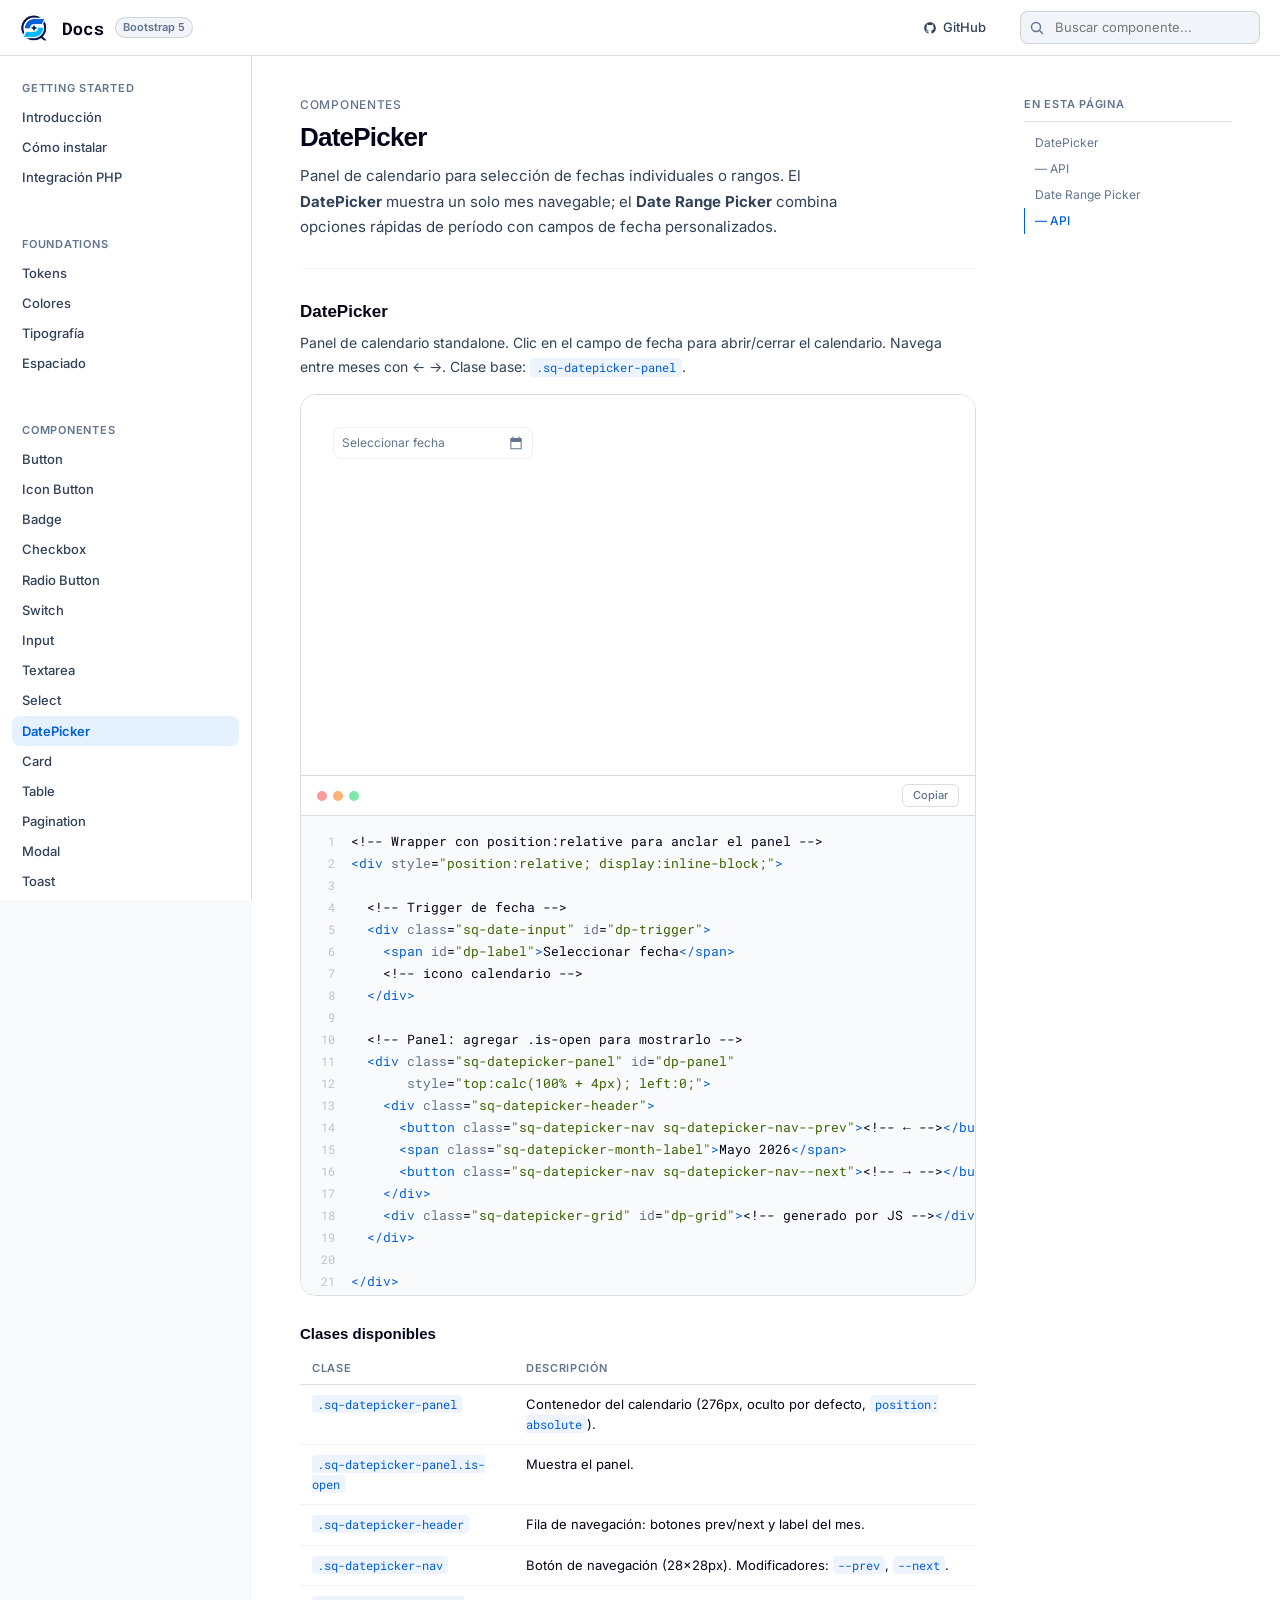
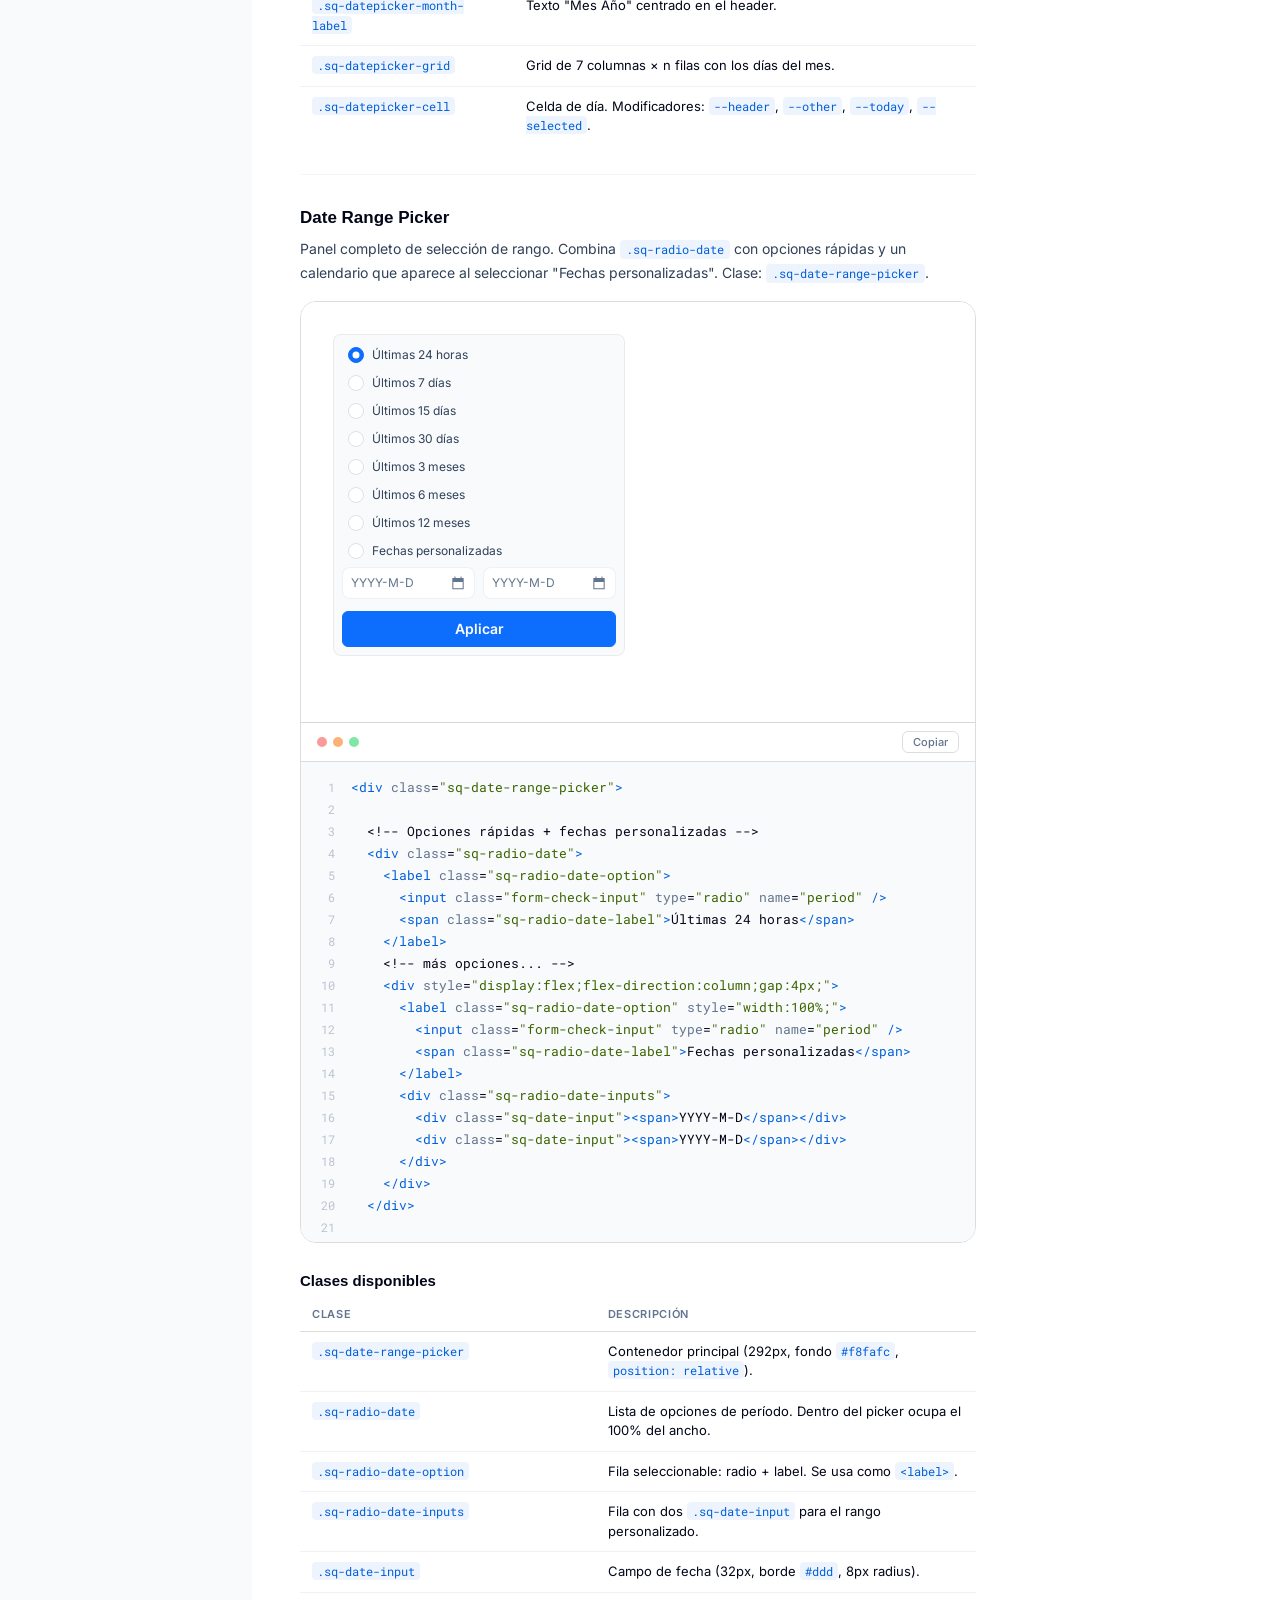
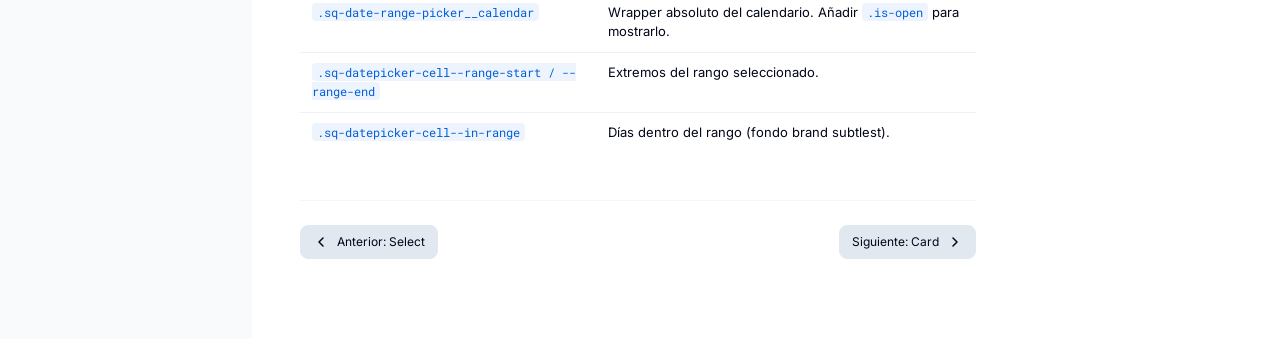
<file: docs/components/datepicker.html>
<!DOCTYPE html>
<html lang="es">
<head>
  <meta charset="UTF-8" /><meta name="viewport" content="width=device-width, initial-scale=1.0" />
  <title>DatePicker — Squadness Design System</title>
  <link rel="preconnect" href="https://fonts.googleapis.com" />
  <link href="https://fonts.googleapis.com/css2?family=Inter:wght@400;500;600;700&family=Roboto+Mono:wght@400;500&display=swap" rel="stylesheet" />
  <link rel="stylesheet" href="../src/tokens/tokens.css" />
  <link rel="stylesheet" href="https://cdn.jsdelivr.net/npm/bootstrap@5.3.3/dist/css/bootstrap.min.css" />
  <link rel="stylesheet" href="../src/squadness.css" />
  <link rel="stylesheet" href="../assets/docs.css" />
</head>
<body>
<div class="docs-shell">
  <main class="docs-main">
    <article class="docs-article">

      <p class="docs-breadcrumb">Componentes</p>
      <h1 class="docs-title">DatePicker</h1>
      <p class="docs-desc">Panel de calendario para selección de fechas individuales o rangos. El <strong>DatePicker</strong> muestra un solo mes navegable; el <strong>Date Range Picker</strong> combina opciones rápidas de período con campos de fecha personalizados.</p>
      <hr class="docs-divider" />

      <!-- ══ DATEPICKER ════════════════════════════════════════════════ -->
      <h2 class="docs-section-title" id="datepicker">DatePicker</h2>
      <p class="docs-section-desc">Panel de calendario standalone. Clic en el campo de fecha para abrir/cerrar el calendario. Navega entre meses con ← →. Clase base: <code>.sq-datepicker-panel</code>.</p>

      <div class="docs-example-wrap">
        <div class="docs-example" style="padding: 32px; align-items: flex-start; min-height: 380px;">
          <!-- Trigger + panel anclado (position:relative como en popover) -->
          <div style="position: relative; display: inline-block;">
            <div class="sq-date-input" id="dp-trigger" style="width: 200px; cursor: pointer;">
              <span id="dp-label">Seleccionar fecha</span>
              <svg width="16" height="16" viewBox="0 0 16 16" fill="none">
                <path d="M2.33325 14.343V3.00965H4.46142V1.59949H5.48709V3.00965H10.5384V1.59949H11.5384V3.00965H13.6666V14.343H2.33325ZM3.33325 13.343H12.6666V6.88149H3.33325V13.343Z" fill="currentColor"/>
              </svg>
            </div>
            <div class="sq-datepicker-panel" id="dp-panel" style="top: calc(100% + 4px); left: 0;">
              <div class="sq-datepicker-header">
                <button class="sq-datepicker-nav sq-datepicker-nav--prev" id="dp-prev">
                  <svg width="16" height="16" viewBox="0 0 16 16" fill="none"><path d="M10 12L6 8l4-4" stroke="currentColor" stroke-width="1.5" stroke-linecap="round" stroke-linejoin="round"/></svg>
                </button>
                <span class="sq-datepicker-month-label" id="dp-month-label">Mayo 2026</span>
                <button class="sq-datepicker-nav sq-datepicker-nav--next" id="dp-next">
                  <svg width="16" height="16" viewBox="0 0 16 16" fill="none"><path d="M6 4l4 4-4 4" stroke="currentColor" stroke-width="1.5" stroke-linecap="round" stroke-linejoin="round"/></svg>
                </button>
              </div>
              <div class="sq-datepicker-grid" id="dp-grid"></div>
            </div>
          </div>
        </div>
        <div class="docs-code-content">
          <div class="docs-code-wrapper">
            <button class="docs-code-copy">Copiar</button>
<pre><span class="cmt">&lt;!-- Wrapper con position:relative para anclar el panel --&gt;</span>
<span class="tag">&lt;div</span> <span class="at">style</span>=<span class="str">"position:relative; display:inline-block;"</span><span class="tag">&gt;</span>

  <span class="cmt">&lt;!-- Trigger de fecha --&gt;</span>
  <span class="tag">&lt;div</span> <span class="at">class</span>=<span class="str">"sq-date-input"</span> <span class="at">id</span>=<span class="str">"dp-trigger"</span><span class="tag">&gt;</span>
    <span class="tag">&lt;span</span> <span class="at">id</span>=<span class="str">"dp-label"</span><span class="tag">&gt;</span>Seleccionar fecha<span class="tag">&lt;/span&gt;</span>
    <span class="cmt">&lt;!-- icono calendario --&gt;</span>
  <span class="tag">&lt;/div&gt;</span>

  <span class="cmt">&lt;!-- Panel: agregar .is-open para mostrarlo --&gt;</span>
  <span class="tag">&lt;div</span> <span class="at">class</span>=<span class="str">"sq-datepicker-panel"</span> <span class="at">id</span>=<span class="str">"dp-panel"</span>
       <span class="at">style</span>=<span class="str">"top:calc(100% + 4px); left:0;"</span><span class="tag">&gt;</span>
    <span class="tag">&lt;div</span> <span class="at">class</span>=<span class="str">"sq-datepicker-header"</span><span class="tag">&gt;</span>
      <span class="tag">&lt;button</span> <span class="at">class</span>=<span class="str">"sq-datepicker-nav sq-datepicker-nav--prev"</span><span class="tag">&gt;</span><span class="cmt">&lt;!-- ← --&gt;</span><span class="tag">&lt;/button&gt;</span>
      <span class="tag">&lt;span</span> <span class="at">class</span>=<span class="str">"sq-datepicker-month-label"</span><span class="tag">&gt;</span>Mayo 2026<span class="tag">&lt;/span&gt;</span>
      <span class="tag">&lt;button</span> <span class="at">class</span>=<span class="str">"sq-datepicker-nav sq-datepicker-nav--next"</span><span class="tag">&gt;</span><span class="cmt">&lt;!-- → --&gt;</span><span class="tag">&lt;/button&gt;</span>
    <span class="tag">&lt;/div&gt;</span>
    <span class="tag">&lt;div</span> <span class="at">class</span>=<span class="str">"sq-datepicker-grid"</span> <span class="at">id</span>=<span class="str">"dp-grid"</span><span class="tag">&gt;</span><span class="cmt">&lt;!-- generado por JS --&gt;</span><span class="tag">&lt;/div&gt;</span>
  <span class="tag">&lt;/div&gt;</span>

<span class="tag">&lt;/div&gt;</span></pre>
          </div>
        </div>
      </div>

      <!-- API Table -->
      <h3 class="docs-subsection-title" id="datepicker-api">Clases disponibles</h3>
      <table class="docs-table">
        <thead><tr><th>Clase</th><th>Descripción</th></tr></thead>
        <tbody>
          <tr><td><code>.sq-datepicker-panel</code></td><td>Contenedor del calendario (276px, oculto por defecto, <code>position: absolute</code>).</td></tr>
          <tr><td><code>.sq-datepicker-panel.is-open</code></td><td>Muestra el panel.</td></tr>
          <tr><td><code>.sq-datepicker-header</code></td><td>Fila de navegación: botones prev/next y label del mes.</td></tr>
          <tr><td><code>.sq-datepicker-nav</code></td><td>Botón de navegación (28×28px). Modificadores: <code>--prev</code>, <code>--next</code>.</td></tr>
          <tr><td><code>.sq-datepicker-month-label</code></td><td>Texto "Mes Año" centrado en el header.</td></tr>
          <tr><td><code>.sq-datepicker-grid</code></td><td>Grid de 7 columnas × n filas con los días del mes.</td></tr>
          <tr><td><code>.sq-datepicker-cell</code></td><td>Celda de día. Modificadores: <code>--header</code>, <code>--other</code>, <code>--today</code>, <code>--selected</code>.</td></tr>
        </tbody>
      </table>

      <hr class="docs-divider" />

      <!-- ══ DATE RANGE PICKER ══════════════════════════════════════════ -->
      <h2 class="docs-section-title" id="date-range-picker">Date Range Picker</h2>
      <p class="docs-section-desc">Panel completo de selección de rango. Combina <code>.sq-radio-date</code> con opciones rápidas y un calendario que aparece al seleccionar "Fechas personalizadas". Clase: <code>.sq-date-range-picker</code>.</p>

      <div class="docs-example-wrap">
        <div class="docs-example" style="padding: 32px; align-items: flex-start; min-height: 420px;">
          <div class="sq-date-range-picker">
            <div class="sq-radio-date">
              <label class="sq-radio-date-option">
                <input class="form-check-input" type="radio" name="drp-period" id="drp-24h" checked />
                <span class="sq-radio-date-label">Últimas 24 horas</span>
              </label>
              <label class="sq-radio-date-option">
                <input class="form-check-input" type="radio" name="drp-period" id="drp-7d" />
                <span class="sq-radio-date-label">Últimos 7 días</span>
              </label>
              <label class="sq-radio-date-option">
                <input class="form-check-input" type="radio" name="drp-period" id="drp-15d" />
                <span class="sq-radio-date-label">Últimos 15 días</span>
              </label>
              <label class="sq-radio-date-option">
                <input class="form-check-input" type="radio" name="drp-period" id="drp-30d" />
                <span class="sq-radio-date-label">Últimos 30 días</span>
              </label>
              <label class="sq-radio-date-option">
                <input class="form-check-input" type="radio" name="drp-period" id="drp-3m" />
                <span class="sq-radio-date-label">Últimos 3 meses</span>
              </label>
              <label class="sq-radio-date-option">
                <input class="form-check-input" type="radio" name="drp-period" id="drp-6m" />
                <span class="sq-radio-date-label">Últimos 6 meses</span>
              </label>
              <label class="sq-radio-date-option">
                <input class="form-check-input" type="radio" name="drp-period" id="drp-12m" />
                <span class="sq-radio-date-label">Últimos 12 meses</span>
              </label>
              <div style="display:flex; flex-direction:column; gap:4px;">
                <label class="sq-radio-date-option" style="width:100%;">
                  <input class="form-check-input" type="radio" name="drp-period" id="drp-custom" />
                  <span class="sq-radio-date-label">Fechas personalizadas</span>
                </label>
                <div class="sq-radio-date-inputs">
                  <div class="sq-date-input" id="drp-start-input" style="cursor:pointer;">
                    <span id="drp-start-label">YYYY-M-D</span>
                    <svg width="16" height="16" viewBox="0 0 16 16" fill="none">
                      <path d="M2.33325 14.343V3.00965H4.46142V1.59949H5.48709V3.00965H10.5384V1.59949H11.5384V3.00965H13.6666V14.343H2.33325ZM3.33325 13.343H12.6666V6.88149H3.33325V13.343Z" fill="currentColor"/>
                    </svg>
                  </div>
                  <div class="sq-date-input" id="drp-end-input" style="cursor:pointer;">
                    <span id="drp-end-label">YYYY-M-D</span>
                    <svg width="16" height="16" viewBox="0 0 16 16" fill="none">
                      <path d="M2.33325 14.343V3.00965H4.46142V1.59949H5.48709V3.00965H10.5384V1.59949H11.5384V3.00965H13.6666V14.343H2.33325ZM3.33325 13.343H12.6666V6.88149H3.33325V13.343Z" fill="currentColor"/>
                    </svg>
                  </div>
                </div>
              </div>
            </div>

            <button class="btn btn-primary w-100" id="drp-apply">Aplicar</button>

            <!-- Calendario: position:absolute a la derecha del picker, oculto hasta clic -->
            <div class="sq-date-range-picker__calendar" id="drp-calendar">
              <div class="sq-datepicker-panel is-open" id="drp-panel">
                <div class="sq-datepicker-header">
                  <button class="sq-datepicker-nav sq-datepicker-nav--prev" id="drp-prev">
                    <svg width="16" height="16" viewBox="0 0 16 16" fill="none"><path d="M10 12L6 8l4-4" stroke="currentColor" stroke-width="1.5" stroke-linecap="round" stroke-linejoin="round"/></svg>
                  </button>
                  <span class="sq-datepicker-month-label" id="drp-month-label">Mayo 2026</span>
                  <button class="sq-datepicker-nav sq-datepicker-nav--next" id="drp-next">
                    <svg width="16" height="16" viewBox="0 0 16 16" fill="none"><path d="M6 4l4 4-4 4" stroke="currentColor" stroke-width="1.5" stroke-linecap="round" stroke-linejoin="round"/></svg>
                  </button>
                </div>
                <div class="sq-datepicker-grid" id="drp-grid"></div>
              </div>
            </div>
          </div>
        </div>
        <div class="docs-code-content">
          <div class="docs-code-wrapper">
            <button class="docs-code-copy">Copiar</button>
<pre><span class="tag">&lt;div</span> <span class="at">class</span>=<span class="str">"sq-date-range-picker"</span><span class="tag">&gt;</span>

  <span class="cmt">&lt;!-- Opciones rápidas + fechas personalizadas --&gt;</span>
  <span class="tag">&lt;div</span> <span class="at">class</span>=<span class="str">"sq-radio-date"</span><span class="tag">&gt;</span>
    <span class="tag">&lt;label</span> <span class="at">class</span>=<span class="str">"sq-radio-date-option"</span><span class="tag">&gt;</span>
      <span class="tag">&lt;input</span> <span class="at">class</span>=<span class="str">"form-check-input"</span> <span class="at">type</span>=<span class="str">"radio"</span> <span class="at">name</span>=<span class="str">"period"</span> <span class="tag">/&gt;</span>
      <span class="tag">&lt;span</span> <span class="at">class</span>=<span class="str">"sq-radio-date-label"</span><span class="tag">&gt;</span>Últimas 24 horas<span class="tag">&lt;/span&gt;</span>
    <span class="tag">&lt;/label&gt;</span>
    <span class="cmt">&lt;!-- más opciones... --&gt;</span>
    <span class="tag">&lt;div</span> <span class="at">style</span>=<span class="str">"display:flex;flex-direction:column;gap:4px;"</span><span class="tag">&gt;</span>
      <span class="tag">&lt;label</span> <span class="at">class</span>=<span class="str">"sq-radio-date-option"</span> <span class="at">style</span>=<span class="str">"width:100%;"</span><span class="tag">&gt;</span>
        <span class="tag">&lt;input</span> <span class="at">class</span>=<span class="str">"form-check-input"</span> <span class="at">type</span>=<span class="str">"radio"</span> <span class="at">name</span>=<span class="str">"period"</span> <span class="tag">/&gt;</span>
        <span class="tag">&lt;span</span> <span class="at">class</span>=<span class="str">"sq-radio-date-label"</span><span class="tag">&gt;</span>Fechas personalizadas<span class="tag">&lt;/span&gt;</span>
      <span class="tag">&lt;/label&gt;</span>
      <span class="tag">&lt;div</span> <span class="at">class</span>=<span class="str">"sq-radio-date-inputs"</span><span class="tag">&gt;</span>
        <span class="tag">&lt;div</span> <span class="at">class</span>=<span class="str">"sq-date-input"</span><span class="tag">&gt;</span><span class="tag">&lt;span&gt;</span>YYYY-M-D<span class="tag">&lt;/span&gt;</span><span class="tag">&lt;/div&gt;</span>
        <span class="tag">&lt;div</span> <span class="at">class</span>=<span class="str">"sq-date-input"</span><span class="tag">&gt;</span><span class="tag">&lt;span&gt;</span>YYYY-M-D<span class="tag">&lt;/span&gt;</span><span class="tag">&lt;/div&gt;</span>
      <span class="tag">&lt;/div&gt;</span>
    <span class="tag">&lt;/div&gt;</span>
  <span class="tag">&lt;/div&gt;</span>

  <span class="tag">&lt;button</span> <span class="at">class</span>=<span class="str">"btn btn-primary w-100"</span><span class="tag">&gt;</span>Aplicar<span class="tag">&lt;/button&gt;</span>

  <span class="cmt">&lt;!-- Calendario flotante (position:absolute) --&gt;</span>
  <span class="tag">&lt;div</span> <span class="at">class</span>=<span class="str">"sq-date-range-picker__calendar is-open"</span><span class="tag">&gt;</span>
    <span class="tag">&lt;div</span> <span class="at">class</span>=<span class="str">"sq-datepicker-panel is-open"</span><span class="tag">&gt;</span>
      <span class="tag">&lt;div</span> <span class="at">class</span>=<span class="str">"sq-datepicker-header"</span><span class="tag">&gt;</span>
        <span class="tag">&lt;button</span> <span class="at">class</span>=<span class="str">"sq-datepicker-nav sq-datepicker-nav--prev"</span><span class="tag">&gt;</span><span class="tag">&lt;/button&gt;</span>
        <span class="tag">&lt;span</span> <span class="at">class</span>=<span class="str">"sq-datepicker-month-label"</span><span class="tag">&gt;</span>Mayo 2026<span class="tag">&lt;/span&gt;</span>
        <span class="tag">&lt;button</span> <span class="at">class</span>=<span class="str">"sq-datepicker-nav sq-datepicker-nav--next"</span><span class="tag">&gt;</span><span class="tag">&lt;/button&gt;</span>
      <span class="tag">&lt;/div&gt;</span>
      <span class="tag">&lt;div</span> <span class="at">class</span>=<span class="str">"sq-datepicker-grid"</span><span class="tag">&gt;</span><span class="cmt">&lt;!-- generado por JS --&gt;</span><span class="tag">&lt;/div&gt;</span>
    <span class="tag">&lt;/div&gt;</span>
  <span class="tag">&lt;/div&gt;</span>

<span class="tag">&lt;/div&gt;</span></pre>
          </div>
        </div>
      </div>

      <!-- API Table -->
      <h3 class="docs-subsection-title" id="drp-api">Clases disponibles</h3>
      <table class="docs-table">
        <thead><tr><th>Clase</th><th>Descripción</th></tr></thead>
        <tbody>
          <tr><td><code>.sq-date-range-picker</code></td><td>Contenedor principal (292px, fondo <code>#f8fafc</code>, <code>position: relative</code>).</td></tr>
          <tr><td><code>.sq-radio-date</code></td><td>Lista de opciones de período. Dentro del picker ocupa el 100% del ancho.</td></tr>
          <tr><td><code>.sq-radio-date-option</code></td><td>Fila seleccionable: radio + label. Se usa como <code>&lt;label&gt;</code>.</td></tr>
          <tr><td><code>.sq-radio-date-inputs</code></td><td>Fila con dos <code>.sq-date-input</code> para el rango personalizado.</td></tr>
          <tr><td><code>.sq-date-input</code></td><td>Campo de fecha (32px, borde <code>#ddd</code>, 8px radius).</td></tr>
          <tr><td><code>.sq-date-range-picker__calendar</code></td><td>Wrapper absoluto del calendario. Añadir <code>.is-open</code> para mostrarlo.</td></tr>
          <tr><td><code>.sq-datepicker-cell--range-start / --range-end</code></td><td>Extremos del rango seleccionado.</td></tr>
          <tr><td><code>.sq-datepicker-cell--in-range</code></td><td>Días dentro del rango (fondo brand subtlest).</td></tr>
        </tbody>
      </table>

      <!-- ── Navegación entre páginas ── -->
      <div class="docs-page-nav">
        <hr class="docs-page-nav-divider" />
        <div class="docs-page-nav-links">
          <a href="select.html" class="btn btn-secondary btn-sm d-flex align-items-center gap-2">
            <svg width="16" height="16" viewBox="0 0 16 16" fill="none" style="flex-shrink:0;"><path d="M10 12L6 8l4-4" stroke="currentColor" stroke-width="1.5" stroke-linecap="round" stroke-linejoin="round"/></svg>
            Anterior: Select
          </a>
          <a href="card.html" class="btn btn-secondary btn-sm d-flex align-items-center gap-2">
            Siguiente: Card
            <svg width="16" height="16" viewBox="0 0 16 16" fill="none" style="flex-shrink:0;"><path d="M6 4l4 4-4 4" stroke="currentColor" stroke-width="1.5" stroke-linecap="round" stroke-linejoin="round"/></svg>
          </a>
        </div>
      </div>

    </article>

    <aside class="docs-toc">
      <p class="docs-toc-title">En esta página</p>
      <nav>
        <a class="docs-toc-link" href="#datepicker">DatePicker</a>
        <a class="docs-toc-link" href="#datepicker-api">— API</a>
        <a class="docs-toc-link" href="#date-range-picker">Date Range Picker</a>
        <a class="docs-toc-link" href="#drp-api">— API</a>
      </nav>
    </aside>
  </main>
</div>
<script src="https://cdn.jsdelivr.net/npm/bootstrap@5.3.3/dist/js/bootstrap.bundle.min.js"></script>
<script src="../assets/nav.js"></script>
<script>
(function () {

  const MONTHS = ['Enero','Febrero','Marzo','Abril','Mayo','Junio',
                  'Julio','Agosto','Septiembre','Octubre','Noviembre','Diciembre'];
  const DAYS   = ['Su','Mo','Tu','We','Th','Fr','Sa'];

  function isSameDay(a, b) {
    return b && a.getFullYear() === b.getFullYear() &&
               a.getMonth()    === b.getMonth()    &&
               a.getDate()     === b.getDate();
  }
  function formatDate(d) {
    return d.getFullYear() + '-' + (d.getMonth() + 1) + '-' + d.getDate();
  }

  /* ─── Función genérica de render ────────────────────────────── */
  function buildCalendar(gridId, labelId, year, month, selected, rangeStart, rangeEnd, onDayClick) {
    const grid  = document.getElementById(gridId);
    const label = document.getElementById(labelId);
    if (!grid || !label) return;

    label.textContent = MONTHS[month] + ' ' + year;

    const firstDay = new Date(year, month, 1);
    const lastDay  = new Date(year, month + 1, 0);
    const startDow = firstDay.getDay();
    const todayNow = new Date();
    let html = '';

    DAYS.forEach(d => {
      html += `<div class="sq-datepicker-cell sq-datepicker-cell--header">${d}</div>`;
    });

    const prevLast = new Date(year, month, 0).getDate();
    for (let i = startDow - 1; i >= 0; i--) {
      html += `<div class="sq-datepicker-cell sq-datepicker-cell--other">${prevLast - i}</div>`;
    }

    for (let day = 1; day <= lastDay.getDate(); day++) {
      const d = new Date(year, month, day);
      let cls = 'sq-datepicker-cell';
      if (rangeStart && rangeEnd) {
        if      (isSameDay(d, rangeStart))           cls += ' sq-datepicker-cell--range-start';
        else if (isSameDay(d, rangeEnd))             cls += ' sq-datepicker-cell--range-end';
        else if (d > rangeStart && d < rangeEnd)     cls += ' sq-datepicker-cell--in-range';
        else if (isSameDay(d, todayNow))             cls += ' sq-datepicker-cell--today';
      } else if (rangeStart && isSameDay(d, rangeStart)) {
        cls += ' sq-datepicker-cell--selected';
      } else if (selected && isSameDay(d, selected)) {
        cls += ' sq-datepicker-cell--selected';
      } else if (isSameDay(d, todayNow)) {
        cls += ' sq-datepicker-cell--today';
      }
      html += `<div class="${cls}" data-day="${day}" data-month="${month}" data-year="${year}">${day}</div>`;
    }

    const total = startDow + lastDay.getDate();
    const rem   = total % 7 === 0 ? 0 : 7 - (total % 7);
    for (let day = 1; day <= rem; day++) {
      html += `<div class="sq-datepicker-cell sq-datepicker-cell--other">${day}</div>`;
    }

    grid.innerHTML = html;

    grid.querySelectorAll('.sq-datepicker-cell[data-month]').forEach(cell => {
      cell.addEventListener('click', function (e) {
        e.stopPropagation();
        onDayClick(new Date(+this.dataset.year, +this.dataset.month, +this.dataset.day));
      });
    });
  }

  /* ══════════════════════════════════════════════════════════
     1. DATEPICKER STANDALONE
  ══════════════════════════════════════════════════════════ */
  let dpYear = 2026, dpMonth = 4;
  let dpSelected = null;
  const dpPanel   = document.getElementById('dp-panel');
  const dpTrigger = document.getElementById('dp-trigger');

  function renderDP() {
    buildCalendar('dp-grid', 'dp-month-label', dpYear, dpMonth, dpSelected, null, null, function (date) {
      dpSelected = date;
      const lbl = document.getElementById('dp-label');
      if (lbl) { lbl.textContent = formatDate(dpSelected); lbl.style.color = 'var(--sq-text-default)'; }
      dpPanel.classList.remove('is-open'); // cierra al seleccionar
      renderDP();
    });
  }

  // Abrir/cerrar al clic en el trigger
  dpTrigger.addEventListener('click', function (e) {
    e.stopPropagation();
    const open = dpPanel.classList.toggle('is-open');
    if (open) renderDP();
  });

  // Evitar que el clic dentro del panel lo cierre
  dpPanel.addEventListener('click', function (e) { e.stopPropagation(); });

  document.getElementById('dp-prev').addEventListener('click', function (e) {
    e.stopPropagation();
    dpMonth--; if (dpMonth < 0) { dpMonth = 11; dpYear--; } renderDP();
  });
  document.getElementById('dp-next').addEventListener('click', function (e) {
    e.stopPropagation();
    dpMonth++; if (dpMonth > 11) { dpMonth = 0; dpYear++; } renderDP();
  });

  /* ══════════════════════════════════════════════════════════
     2. DATE RANGE PICKER
  ══════════════════════════════════════════════════════════ */
  let drpYear = 2026, drpMonth = 4;
  let drpStart = null, drpEnd = null;
  const drpCalendar   = document.getElementById('drp-calendar');
  const drpStartInput = document.getElementById('drp-start-input');
  const drpEndInput   = document.getElementById('drp-end-input');
  const drpCustom     = document.getElementById('drp-custom');

  function openDRPCalendar() {
    drpCalendar.classList.add('is-open');
    drpCustom.checked = true;
    renderDRP();
  }
  function closeDRPCalendar() {
    drpCalendar.classList.remove('is-open');
  }

  function renderDRP() {
    buildCalendar('drp-grid', 'drp-month-label', drpYear, drpMonth, null, drpStart, drpEnd, function (clicked) {
      if (!drpStart || (drpStart && drpEnd)) {
        drpStart = clicked; drpEnd = null;
      } else {
        if (clicked < drpStart) { drpEnd = drpStart; drpStart = clicked; }
        else drpEnd = clicked;
        if (drpEnd) closeDRPCalendar(); // cierra al completar el rango
      }
      const sl = document.getElementById('drp-start-label');
      const el = document.getElementById('drp-end-label');
      if (sl) { sl.textContent = drpStart ? formatDate(drpStart) : 'YYYY-M-D'; sl.style.color = drpStart ? 'var(--sq-text-default)' : ''; }
      if (el) { el.textContent = drpEnd   ? formatDate(drpEnd)   : 'YYYY-M-D'; el.style.color = drpEnd   ? 'var(--sq-text-default)' : ''; }
      renderDRP();
    });
  }

  // Abrir calendario al clic en cualquiera de los dos inputs
  [drpStartInput, drpEndInput].forEach(input => {
    input.addEventListener('click', function (e) {
      e.stopPropagation();
      if (drpCalendar.classList.contains('is-open')) {
        closeDRPCalendar();
      } else {
        openDRPCalendar();
      }
    });
  });

  // Evitar que el clic dentro del calendario lo cierre
  drpCalendar.addEventListener('click', function (e) { e.stopPropagation(); });

  document.getElementById('drp-prev').addEventListener('click', function (e) {
    e.stopPropagation();
    drpMonth--; if (drpMonth < 0) { drpMonth = 11; drpYear--; } renderDRP();
  });
  document.getElementById('drp-next').addEventListener('click', function (e) {
    e.stopPropagation();
    drpMonth++; if (drpMonth > 11) { drpMonth = 0; drpYear++; } renderDRP();
  });

  // Radios de período
  document.querySelectorAll('input[name="drp-period"]').forEach(r => {
    r.addEventListener('change', function () {
      if (this.id === 'drp-custom') {
        openDRPCalendar();
      } else {
        closeDRPCalendar();
        drpStart = null; drpEnd = null;
        const sl = document.getElementById('drp-start-label');
        const el = document.getElementById('drp-end-label');
        if (sl) { sl.textContent = 'YYYY-M-D'; sl.style.color = ''; }
        if (el) { el.textContent = 'YYYY-M-D'; el.style.color = ''; }
      }
    });
  });

  /* ── Cierre global al hacer clic fuera ──────────────────────── */
  document.addEventListener('click', function () {
    if (dpPanel) dpPanel.classList.remove('is-open');
    closeDRPCalendar();
  });

})();
</script>
</body>
</html>
</file>
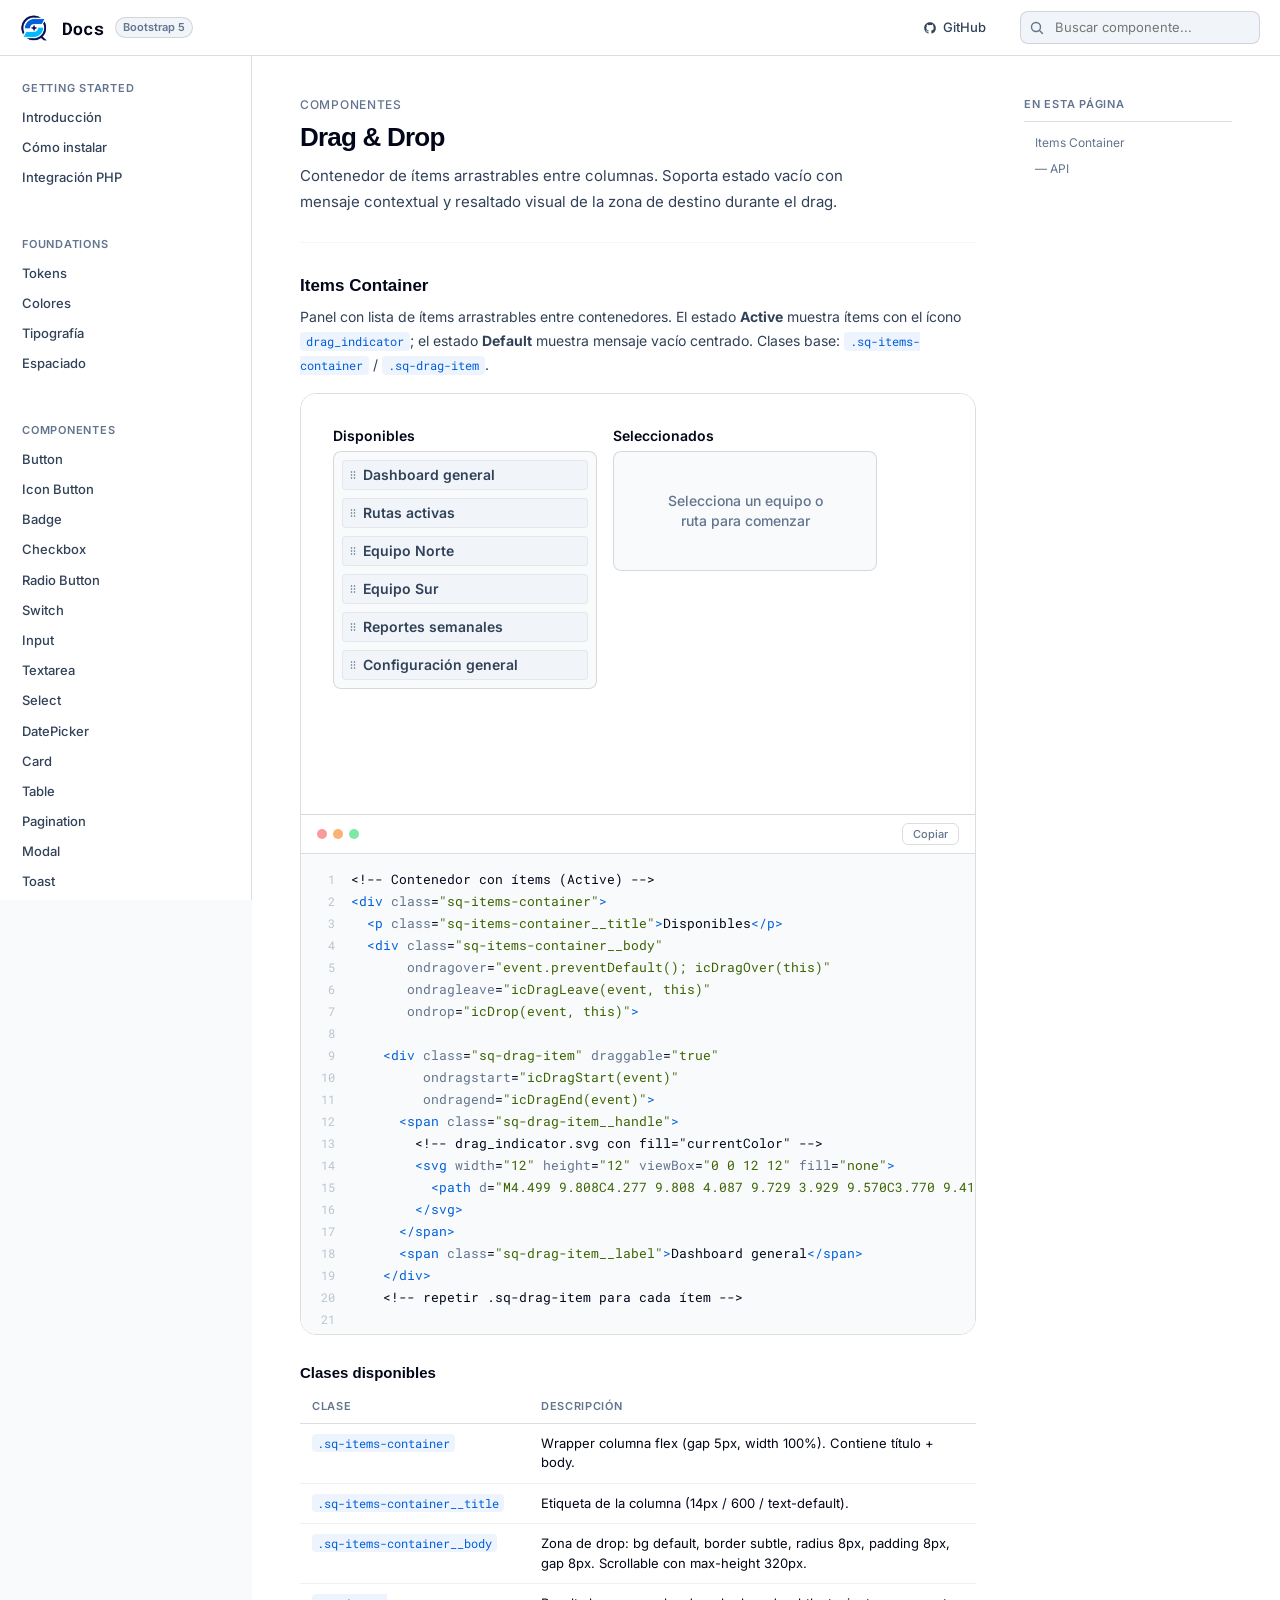
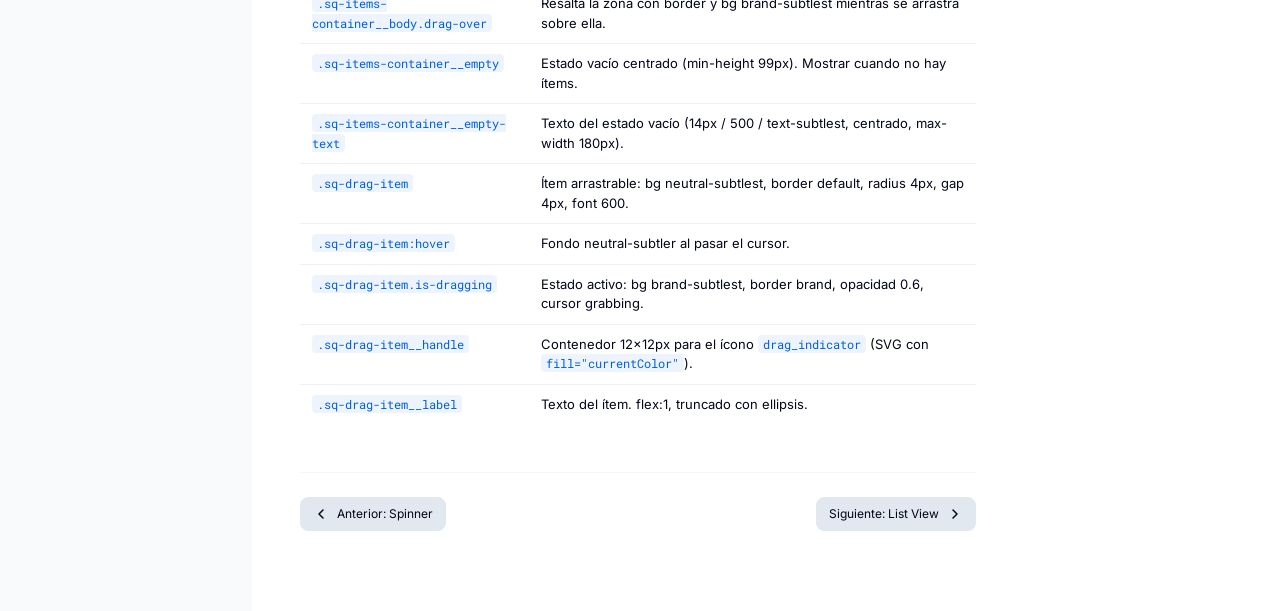
<file: docs/components/drag-drop.html>
<!DOCTYPE html>
<html lang="es">
<head>
  <meta charset="UTF-8" /><meta name="viewport" content="width=device-width, initial-scale=1.0" />
  <title>Drag &amp; Drop — Squadness Design System</title>
  <link rel="preconnect" href="https://fonts.googleapis.com" />
  <link href="https://fonts.googleapis.com/css2?family=Inter:wght@400;500;600;700&family=Roboto+Mono:wght@400;500&display=swap" rel="stylesheet" />
  <link rel="stylesheet" href="../src/tokens/tokens.css" />
  <link rel="stylesheet" href="https://cdn.jsdelivr.net/npm/bootstrap@5.3.3/dist/css/bootstrap.min.css" />
  <link rel="stylesheet" href="../src/squadness.css" />
  <link rel="stylesheet" href="../assets/docs.css" />
</head>
<body>
<div class="docs-shell">
  <main class="docs-main">
    <article class="docs-article">

      <p class="docs-breadcrumb">Componentes</p>
      <h1 class="docs-title">Drag &amp; Drop</h1>
      <p class="docs-desc">Contenedor de ítems arrastrables entre columnas. Soporta estado vacío con mensaje contextual y resaltado visual de la zona de destino durante el drag.</p>
      <hr class="docs-divider" />

      <!-- ══ ITEMS CONTAINER ══════════════════════════════════════════ -->
      <h2 class="docs-section-title" id="items-container">Items Container</h2>
      <p class="docs-section-desc">Panel con lista de ítems arrastrables entre contenedores. El estado <strong>Active</strong> muestra ítems con el ícono <code>drag_indicator</code>; el estado <strong>Default</strong> muestra mensaje vacío centrado. Clases base: <code>.sq-items-container</code> / <code>.sq-drag-item</code>.</p>

      <div class="docs-example-wrap">
        <div class="docs-example" style="flex-direction: column; align-items: flex-start; padding: 32px; min-height: 420px;">

          <!-- Demo interactivo: dos contenedores lado a lado -->
          <div style="display: flex; gap: 16px; align-items: flex-start; width: 100%;">

            <!-- Contenedor A — Active (con ítems) -->
            <div class="sq-items-container" style="width: 264px;">
              <p class="sq-items-container__title">Disponibles</p>
              <div class="sq-items-container__body" id="ic-a"
                   ondragover="event.preventDefault(); icDragOver(this)"
                   ondragleave="icDragLeave(event, this)"
                   ondrop="icDrop(event, this)">
                <div class="sq-drag-item" draggable="true" ondragstart="icDragStart(event)" ondragend="icDragEnd(event)">
                  <span class="sq-drag-item__handle">
                    <svg width="12" height="12" viewBox="0 0 12 12" fill="none" xmlns="http://www.w3.org/2000/svg">
                      <path d="M4.49903 9.80763C4.27695 9.80763 4.08682 9.72855 3.92866 9.57038C3.77049 9.41222 3.69141 9.22209 3.69141 9.00001C3.69141 8.77792 3.77049 8.5878 3.92866 8.42963C4.08682 8.27147 4.27695 8.19238 4.49903 8.19238C4.72111 8.19238 4.91124 8.27147 5.06941 8.42963C5.22757 8.5878 5.30666 8.77792 5.30666 9.00001C5.30666 9.22209 5.22757 9.41222 5.06941 9.57038C4.91124 9.72855 4.72111 9.80763 4.49903 9.80763ZM7.49903 9.80763C7.27695 9.80763 7.08682 9.72855 6.92866 9.57038C6.77049 9.41222 6.69141 9.22209 6.69141 9.00001C6.69141 8.77792 6.77049 8.5878 6.92866 8.42963C7.08682 8.27147 7.27695 8.19238 7.49903 8.19238C7.72111 8.19238 7.91124 8.27147 8.06941 8.42963C8.22757 8.5878 8.30666 8.77792 8.30666 9.00001C8.30666 9.22209 8.22757 9.41222 8.06941 9.57038C7.91124 9.72855 7.72111 9.80763 7.49903 9.80763ZM4.49903 6.80763C4.27695 6.80763 4.08682 6.72855 3.92866 6.57038C3.77049 6.41222 3.69141 6.22209 3.69141 6.00001C3.69141 5.77792 3.77049 5.5878 3.92866 5.42963C4.08682 5.27147 4.27695 5.19238 4.49903 5.19238C4.72111 5.19238 4.91124 5.27147 5.06941 5.42963C5.22757 5.5878 5.30666 5.77792 5.30666 6.00001C5.30666 6.22209 5.22757 6.41222 5.06941 6.57038C4.91124 6.72855 4.72111 6.80763 4.49903 6.80763ZM7.49903 6.80763C7.27695 6.80763 7.08682 6.72855 6.92866 6.57038C6.77049 6.41222 6.69141 6.22209 6.69141 6.00001C6.69141 5.77792 6.77049 5.5878 6.92866 5.42963C7.08682 5.27147 7.27695 5.19238 7.49903 5.19238C7.72111 5.19238 7.91124 5.27147 8.06941 5.42963C8.22757 5.5878 8.30666 5.77792 8.30666 6.00001C8.30666 6.22209 8.22757 6.41222 8.06941 6.57038C7.91124 6.72855 7.72111 6.80763 7.49903 6.80763ZM4.49903 3.80763C4.27695 3.80763 4.08682 3.72855 3.92866 3.57038C3.77049 3.41222 3.69141 3.22209 3.69141 3.00001C3.69141 2.77792 3.77049 2.5878 3.92866 2.42963C4.08682 2.27147 4.27695 2.19238 4.49903 2.19238C4.72111 2.19238 4.91124 2.27147 5.06941 2.42963C5.22757 2.5878 5.30666 2.77792 5.30666 3.00001C5.30666 3.22209 5.22757 3.41222 5.06941 3.57038C4.91124 3.72855 4.72111 3.80763 4.49903 3.80763ZM7.49903 3.80763C7.27695 3.80763 7.08682 3.72855 6.92866 3.57038C6.77049 3.41222 6.69141 3.22209 6.69141 3.00001C6.69141 2.77792 6.77049 2.5878 6.92866 2.42963C7.08682 2.27147 7.27695 2.19238 7.49903 2.19238C7.72111 2.19238 7.91124 2.27147 8.06941 2.42963C8.22757 2.5878 8.30666 2.77792 8.30666 3.00001C8.30666 3.22209 8.22757 3.41222 8.06941 3.57038C7.91124 3.72855 7.72111 3.80763 7.49903 3.80763Z" fill="currentColor"/>
                    </svg>
                  </span>
                  <span class="sq-drag-item__label">Dashboard general</span>
                </div>
                <div class="sq-drag-item" draggable="true" ondragstart="icDragStart(event)" ondragend="icDragEnd(event)">
                  <span class="sq-drag-item__handle">
                    <svg width="12" height="12" viewBox="0 0 12 12" fill="none" xmlns="http://www.w3.org/2000/svg">
                      <path d="M4.49903 9.80763C4.27695 9.80763 4.08682 9.72855 3.92866 9.57038C3.77049 9.41222 3.69141 9.22209 3.69141 9.00001C3.69141 8.77792 3.77049 8.5878 3.92866 8.42963C4.08682 8.27147 4.27695 8.19238 4.49903 8.19238C4.72111 8.19238 4.91124 8.27147 5.06941 8.42963C5.22757 8.5878 5.30666 8.77792 5.30666 9.00001C5.30666 9.22209 5.22757 9.41222 5.06941 9.57038C4.91124 9.72855 4.72111 9.80763 4.49903 9.80763ZM7.49903 9.80763C7.27695 9.80763 7.08682 9.72855 6.92866 9.57038C6.77049 9.41222 6.69141 9.22209 6.69141 9.00001C6.69141 8.77792 6.77049 8.5878 6.92866 8.42963C7.08682 8.27147 7.27695 8.19238 7.49903 8.19238C7.72111 8.19238 7.91124 8.27147 8.06941 8.42963C8.22757 8.5878 8.30666 8.77792 8.30666 9.00001C8.30666 9.22209 8.22757 9.41222 8.06941 9.57038C7.91124 9.72855 7.72111 9.80763 7.49903 9.80763ZM4.49903 6.80763C4.27695 6.80763 4.08682 6.72855 3.92866 6.57038C3.77049 6.41222 3.69141 6.22209 3.69141 6.00001C3.69141 5.77792 3.77049 5.5878 3.92866 5.42963C4.08682 5.27147 4.27695 5.19238 4.49903 5.19238C4.72111 5.19238 4.91124 5.27147 5.06941 5.42963C5.22757 5.5878 5.30666 5.77792 5.30666 6.00001C5.30666 6.22209 5.22757 6.41222 5.06941 6.57038C4.91124 6.72855 4.72111 6.80763 4.49903 6.80763ZM7.49903 6.80763C7.27695 6.80763 7.08682 6.72855 6.92866 6.57038C6.77049 6.41222 6.69141 6.22209 6.69141 6.00001C6.69141 5.77792 6.77049 5.5878 6.92866 5.42963C7.08682 5.27147 7.27695 5.19238 7.49903 5.19238C7.72111 5.19238 7.91124 5.27147 8.06941 5.42963C8.22757 5.5878 8.30666 5.77792 8.30666 6.00001C8.30666 6.22209 8.22757 6.41222 8.06941 6.57038C7.91124 6.72855 7.72111 6.80763 7.49903 6.80763ZM4.49903 3.80763C4.27695 3.80763 4.08682 3.72855 3.92866 3.57038C3.77049 3.41222 3.69141 3.22209 3.69141 3.00001C3.69141 2.77792 3.77049 2.5878 3.92866 2.42963C4.08682 2.27147 4.27695 2.19238 4.49903 2.19238C4.72111 2.19238 4.91124 2.27147 5.06941 2.42963C5.22757 2.5878 5.30666 2.77792 5.30666 3.00001C5.30666 3.22209 5.22757 3.41222 5.06941 3.57038C4.91124 3.72855 4.72111 3.80763 4.49903 3.80763ZM7.49903 3.80763C7.27695 3.80763 7.08682 3.72855 6.92866 3.57038C6.77049 3.41222 6.69141 3.22209 6.69141 3.00001C6.69141 2.77792 6.77049 2.5878 6.92866 2.42963C7.08682 2.27147 7.27695 2.19238 7.49903 2.19238C7.72111 2.19238 7.91124 2.27147 8.06941 2.42963C8.22757 2.5878 8.30666 2.77792 8.30666 3.00001C8.30666 3.22209 8.22757 3.41222 8.06941 3.57038C7.91124 3.72855 7.72111 3.80763 7.49903 3.80763Z" fill="currentColor"/>
                    </svg>
                  </span>
                  <span class="sq-drag-item__label">Rutas activas</span>
                </div>
                <div class="sq-drag-item" draggable="true" ondragstart="icDragStart(event)" ondragend="icDragEnd(event)">
                  <span class="sq-drag-item__handle">
                    <svg width="12" height="12" viewBox="0 0 12 12" fill="none" xmlns="http://www.w3.org/2000/svg">
                      <path d="M4.49903 9.80763C4.27695 9.80763 4.08682 9.72855 3.92866 9.57038C3.77049 9.41222 3.69141 9.22209 3.69141 9.00001C3.69141 8.77792 3.77049 8.5878 3.92866 8.42963C4.08682 8.27147 4.27695 8.19238 4.49903 8.19238C4.72111 8.19238 4.91124 8.27147 5.06941 8.42963C5.22757 8.5878 5.30666 8.77792 5.30666 9.00001C5.30666 9.22209 5.22757 9.41222 5.06941 9.57038C4.91124 9.72855 4.72111 9.80763 4.49903 9.80763ZM7.49903 9.80763C7.27695 9.80763 7.08682 9.72855 6.92866 9.57038C6.77049 9.41222 6.69141 9.22209 6.69141 9.00001C6.69141 8.77792 6.77049 8.5878 6.92866 8.42963C7.08682 8.27147 7.27695 8.19238 7.49903 8.19238C7.72111 8.19238 7.91124 8.27147 8.06941 8.42963C8.22757 8.5878 8.30666 8.77792 8.30666 9.00001C8.30666 9.22209 8.22757 9.41222 8.06941 9.57038C7.91124 9.72855 7.72111 9.80763 7.49903 9.80763ZM4.49903 6.80763C4.27695 6.80763 4.08682 6.72855 3.92866 6.57038C3.77049 6.41222 3.69141 6.22209 3.69141 6.00001C3.69141 5.77792 3.77049 5.5878 3.92866 5.42963C4.08682 5.27147 4.27695 5.19238 4.49903 5.19238C4.72111 5.19238 4.91124 5.27147 5.06941 5.42963C5.22757 5.5878 5.30666 5.77792 5.30666 6.00001C5.30666 6.22209 5.22757 6.41222 5.06941 6.57038C4.91124 6.72855 4.72111 6.80763 4.49903 6.80763ZM7.49903 6.80763C7.27695 6.80763 7.08682 6.72855 6.92866 6.57038C6.77049 6.41222 6.69141 6.22209 6.69141 6.00001C6.69141 5.77792 6.77049 5.5878 6.92866 5.42963C7.08682 5.27147 7.27695 5.19238 7.49903 5.19238C7.72111 5.19238 7.91124 5.27147 8.06941 5.42963C8.22757 5.5878 8.30666 5.77792 8.30666 6.00001C8.30666 6.22209 8.22757 6.41222 8.06941 6.57038C7.91124 6.72855 7.72111 6.80763 7.49903 6.80763ZM4.49903 3.80763C4.27695 3.80763 4.08682 3.72855 3.92866 3.57038C3.77049 3.41222 3.69141 3.22209 3.69141 3.00001C3.69141 2.77792 3.77049 2.5878 3.92866 2.42963C4.08682 2.27147 4.27695 2.19238 4.49903 2.19238C4.72111 2.19238 4.91124 2.27147 5.06941 2.42963C5.22757 2.5878 5.30666 2.77792 5.30666 3.00001C5.30666 3.22209 5.22757 3.41222 5.06941 3.57038C4.91124 3.72855 4.72111 3.80763 4.49903 3.80763ZM7.49903 3.80763C7.27695 3.80763 7.08682 3.72855 6.92866 3.57038C6.77049 3.41222 6.69141 3.22209 6.69141 3.00001C6.69141 2.77792 6.77049 2.5878 6.92866 2.42963C7.08682 2.27147 7.27695 2.19238 7.49903 2.19238C7.72111 2.19238 7.91124 2.27147 8.06941 2.42963C8.22757 2.5878 8.30666 2.77792 8.30666 3.00001C8.30666 3.22209 8.22757 3.41222 8.06941 3.57038C7.91124 3.72855 7.72111 3.80763 7.49903 3.80763Z" fill="currentColor"/>
                    </svg>
                  </span>
                  <span class="sq-drag-item__label">Equipo Norte</span>
                </div>
                <div class="sq-drag-item" draggable="true" ondragstart="icDragStart(event)" ondragend="icDragEnd(event)">
                  <span class="sq-drag-item__handle">
                    <svg width="12" height="12" viewBox="0 0 12 12" fill="none" xmlns="http://www.w3.org/2000/svg">
                      <path d="M4.49903 9.80763C4.27695 9.80763 4.08682 9.72855 3.92866 9.57038C3.77049 9.41222 3.69141 9.22209 3.69141 9.00001C3.69141 8.77792 3.77049 8.5878 3.92866 8.42963C4.08682 8.27147 4.27695 8.19238 4.49903 8.19238C4.72111 8.19238 4.91124 8.27147 5.06941 8.42963C5.22757 8.5878 5.30666 8.77792 5.30666 9.00001C5.30666 9.22209 5.22757 9.41222 5.06941 9.57038C4.91124 9.72855 4.72111 9.80763 4.49903 9.80763ZM7.49903 9.80763C7.27695 9.80763 7.08682 9.72855 6.92866 9.57038C6.77049 9.41222 6.69141 9.22209 6.69141 9.00001C6.69141 8.77792 6.77049 8.5878 6.92866 8.42963C7.08682 8.27147 7.27695 8.19238 7.49903 8.19238C7.72111 8.19238 7.91124 8.27147 8.06941 8.42963C8.22757 8.5878 8.30666 8.77792 8.30666 9.00001C8.30666 9.22209 8.22757 9.41222 8.06941 9.57038C7.91124 9.72855 7.72111 9.80763 7.49903 9.80763ZM4.49903 6.80763C4.27695 6.80763 4.08682 6.72855 3.92866 6.57038C3.77049 6.41222 3.69141 6.22209 3.69141 6.00001C3.69141 5.77792 3.77049 5.5878 3.92866 5.42963C4.08682 5.27147 4.27695 5.19238 4.49903 5.19238C4.72111 5.19238 4.91124 5.27147 5.06941 5.42963C5.22757 5.5878 5.30666 5.77792 5.30666 6.00001C5.30666 6.22209 5.22757 6.41222 5.06941 6.57038C4.91124 6.72855 4.72111 6.80763 4.49903 6.80763ZM7.49903 6.80763C7.27695 6.80763 7.08682 6.72855 6.92866 6.57038C6.77049 6.41222 6.69141 6.22209 6.69141 6.00001C6.69141 5.77792 6.77049 5.5878 6.92866 5.42963C7.08682 5.27147 7.27695 5.19238 7.49903 5.19238C7.72111 5.19238 7.91124 5.27147 8.06941 5.42963C8.22757 5.5878 8.30666 5.77792 8.30666 6.00001C8.30666 6.22209 8.22757 6.41222 8.06941 6.57038C7.91124 6.72855 7.72111 6.80763 7.49903 6.80763ZM4.49903 3.80763C4.27695 3.80763 4.08682 3.72855 3.92866 3.57038C3.77049 3.41222 3.69141 3.22209 3.69141 3.00001C3.69141 2.77792 3.77049 2.5878 3.92866 2.42963C4.08682 2.27147 4.27695 2.19238 4.49903 2.19238C4.72111 2.19238 4.91124 2.27147 5.06941 2.42963C5.22757 2.5878 5.30666 2.77792 5.30666 3.00001C5.30666 3.22209 5.22757 3.41222 5.06941 3.57038C4.91124 3.72855 4.72111 3.80763 4.49903 3.80763ZM7.49903 3.80763C7.27695 3.80763 7.08682 3.72855 6.92866 3.57038C6.77049 3.41222 6.69141 3.22209 6.69141 3.00001C6.69141 2.77792 6.77049 2.5878 6.92866 2.42963C7.08682 2.27147 7.27695 2.19238 7.49903 2.19238C7.72111 2.19238 7.91124 2.27147 8.06941 2.42963C8.22757 2.5878 8.30666 2.77792 8.30666 3.00001C8.30666 3.22209 8.22757 3.41222 8.06941 3.57038C7.91124 3.72855 7.72111 3.80763 7.49903 3.80763Z" fill="currentColor"/>
                    </svg>
                  </span>
                  <span class="sq-drag-item__label">Equipo Sur</span>
                </div>
                <div class="sq-drag-item" draggable="true" ondragstart="icDragStart(event)" ondragend="icDragEnd(event)">
                  <span class="sq-drag-item__handle">
                    <svg width="12" height="12" viewBox="0 0 12 12" fill="none" xmlns="http://www.w3.org/2000/svg">
                      <path d="M4.49903 9.80763C4.27695 9.80763 4.08682 9.72855 3.92866 9.57038C3.77049 9.41222 3.69141 9.22209 3.69141 9.00001C3.69141 8.77792 3.77049 8.5878 3.92866 8.42963C4.08682 8.27147 4.27695 8.19238 4.49903 8.19238C4.72111 8.19238 4.91124 8.27147 5.06941 8.42963C5.22757 8.5878 5.30666 8.77792 5.30666 9.00001C5.30666 9.22209 5.22757 9.41222 5.06941 9.57038C4.91124 9.72855 4.72111 9.80763 4.49903 9.80763ZM7.49903 9.80763C7.27695 9.80763 7.08682 9.72855 6.92866 9.57038C6.77049 9.41222 6.69141 9.22209 6.69141 9.00001C6.69141 8.77792 6.77049 8.5878 6.92866 8.42963C7.08682 8.27147 7.27695 8.19238 7.49903 8.19238C7.72111 8.19238 7.91124 8.27147 8.06941 8.42963C8.22757 8.5878 8.30666 8.77792 8.30666 9.00001C8.30666 9.22209 8.22757 9.41222 8.06941 9.57038C7.91124 9.72855 7.72111 9.80763 7.49903 9.80763ZM4.49903 6.80763C4.27695 6.80763 4.08682 6.72855 3.92866 6.57038C3.77049 6.41222 3.69141 6.22209 3.69141 6.00001C3.69141 5.77792 3.77049 5.5878 3.92866 5.42963C4.08682 5.27147 4.27695 5.19238 4.49903 5.19238C4.72111 5.19238 4.91124 5.27147 5.06941 5.42963C5.22757 5.5878 5.30666 5.77792 5.30666 6.00001C5.30666 6.22209 5.22757 6.41222 5.06941 6.57038C4.91124 6.72855 4.72111 6.80763 4.49903 6.80763ZM7.49903 6.80763C7.27695 6.80763 7.08682 6.72855 6.92866 6.57038C6.77049 6.41222 6.69141 6.22209 6.69141 6.00001C6.69141 5.77792 6.77049 5.5878 6.92866 5.42963C7.08682 5.27147 7.27695 5.19238 7.49903 5.19238C7.72111 5.19238 7.91124 5.27147 8.06941 5.42963C8.22757 5.5878 8.30666 5.77792 8.30666 6.00001C8.30666 6.22209 8.22757 6.41222 8.06941 6.57038C7.91124 6.72855 7.72111 6.80763 7.49903 6.80763ZM4.49903 3.80763C4.27695 3.80763 4.08682 3.72855 3.92866 3.57038C3.77049 3.41222 3.69141 3.22209 3.69141 3.00001C3.69141 2.77792 3.77049 2.5878 3.92866 2.42963C4.08682 2.27147 4.27695 2.19238 4.49903 2.19238C4.72111 2.19238 4.91124 2.27147 5.06941 2.42963C5.22757 2.5878 5.30666 2.77792 5.30666 3.00001C5.30666 3.22209 5.22757 3.41222 5.06941 3.57038C4.91124 3.72855 4.72111 3.80763 4.49903 3.80763ZM7.49903 3.80763C7.27695 3.80763 7.08682 3.72855 6.92866 3.57038C6.77049 3.41222 6.69141 3.22209 6.69141 3.00001C6.69141 2.77792 6.77049 2.5878 6.92866 2.42963C7.08682 2.27147 7.27695 2.19238 7.49903 2.19238C7.72111 2.19238 7.91124 2.27147 8.06941 2.42963C8.22757 2.5878 8.30666 2.77792 8.30666 3.00001C8.30666 3.22209 8.22757 3.41222 8.06941 3.57038C7.91124 3.72855 7.72111 3.80763 7.49903 3.80763Z" fill="currentColor"/>
                    </svg>
                  </span>
                  <span class="sq-drag-item__label">Reportes semanales</span>
                </div>
                <div class="sq-drag-item" draggable="true" ondragstart="icDragStart(event)" ondragend="icDragEnd(event)">
                  <span class="sq-drag-item__handle">
                    <svg width="12" height="12" viewBox="0 0 12 12" fill="none" xmlns="http://www.w3.org/2000/svg">
                      <path d="M4.49903 9.80763C4.27695 9.80763 4.08682 9.72855 3.92866 9.57038C3.77049 9.41222 3.69141 9.22209 3.69141 9.00001C3.69141 8.77792 3.77049 8.5878 3.92866 8.42963C4.08682 8.27147 4.27695 8.19238 4.49903 8.19238C4.72111 8.19238 4.91124 8.27147 5.06941 8.42963C5.22757 8.5878 5.30666 8.77792 5.30666 9.00001C5.30666 9.22209 5.22757 9.41222 5.06941 9.57038C4.91124 9.72855 4.72111 9.80763 4.49903 9.80763ZM7.49903 9.80763C7.27695 9.80763 7.08682 9.72855 6.92866 9.57038C6.77049 9.41222 6.69141 9.22209 6.69141 9.00001C6.69141 8.77792 6.77049 8.5878 6.92866 8.42963C7.08682 8.27147 7.27695 8.19238 7.49903 8.19238C7.72111 8.19238 7.91124 8.27147 8.06941 8.42963C8.22757 8.5878 8.30666 8.77792 8.30666 9.00001C8.30666 9.22209 8.22757 9.41222 8.06941 9.57038C7.91124 9.72855 7.72111 9.80763 7.49903 9.80763ZM4.49903 6.80763C4.27695 6.80763 4.08682 6.72855 3.92866 6.57038C3.77049 6.41222 3.69141 6.22209 3.69141 6.00001C3.69141 5.77792 3.77049 5.5878 3.92866 5.42963C4.08682 5.27147 4.27695 5.19238 4.49903 5.19238C4.72111 5.19238 4.91124 5.27147 5.06941 5.42963C5.22757 5.5878 5.30666 5.77792 5.30666 6.00001C5.30666 6.22209 5.22757 6.41222 5.06941 6.57038C4.91124 6.72855 4.72111 6.80763 4.49903 6.80763ZM7.49903 6.80763C7.27695 6.80763 7.08682 6.72855 6.92866 6.57038C6.77049 6.41222 6.69141 6.22209 6.69141 6.00001C6.69141 5.77792 6.77049 5.5878 6.92866 5.42963C7.08682 5.27147 7.27695 5.19238 7.49903 5.19238C7.72111 5.19238 7.91124 5.27147 8.06941 5.42963C8.22757 5.5878 8.30666 5.77792 8.30666 6.00001C8.30666 6.22209 8.22757 6.41222 8.06941 6.57038C7.91124 6.72855 7.72111 6.80763 7.49903 6.80763ZM4.49903 3.80763C4.27695 3.80763 4.08682 3.72855 3.92866 3.57038C3.77049 3.41222 3.69141 3.22209 3.69141 3.00001C3.69141 2.77792 3.77049 2.5878 3.92866 2.42963C4.08682 2.27147 4.27695 2.19238 4.49903 2.19238C4.72111 2.19238 4.91124 2.27147 5.06941 2.42963C5.22757 2.5878 5.30666 2.77792 5.30666 3.00001C5.30666 3.22209 5.22757 3.41222 5.06941 3.57038C4.91124 3.72855 4.72111 3.80763 4.49903 3.80763ZM7.49903 3.80763C7.27695 3.80763 7.08682 3.72855 6.92866 3.57038C6.77049 3.41222 6.69141 3.22209 6.69141 3.00001C6.69141 2.77792 6.77049 2.5878 6.92866 2.42963C7.08682 2.27147 7.27695 2.19238 7.49903 2.19238C7.72111 2.19238 7.91124 2.27147 8.06941 2.42963C8.22757 2.5878 8.30666 2.77792 8.30666 3.00001C8.30666 3.22209 8.22757 3.41222 8.06941 3.57038C7.91124 3.72855 7.72111 3.80763 7.49903 3.80763Z" fill="currentColor"/>
                    </svg>
                  </span>
                  <span class="sq-drag-item__label">Configuración general</span>
                </div>
              </div>
            </div>

            <!-- Contenedor B — Default (vacío) -->
            <div class="sq-items-container" style="width: 264px;">
              <p class="sq-items-container__title">Seleccionados</p>
              <div class="sq-items-container__body" id="ic-b"
                   ondragover="event.preventDefault(); icDragOver(this)"
                   ondragleave="icDragLeave(event, this)"
                   ondrop="icDrop(event, this)">
                <div class="sq-items-container__empty">
                  <span class="sq-items-container__empty-text">Selecciona un equipo o ruta para comenzar</span>
                </div>
              </div>
            </div>

          </div><!-- /flex row -->
        </div><!-- /docs-example -->

        <div class="docs-code-content">
          <div class="docs-code-wrapper">
            <button class="docs-code-copy">Copiar</button>
<pre><span class="cmt">&lt;!-- Contenedor con ítems (Active) --&gt;</span>
<span class="tag">&lt;div</span> <span class="at">class</span>=<span class="str">"sq-items-container"</span><span class="tag">&gt;</span>
  <span class="tag">&lt;p</span> <span class="at">class</span>=<span class="str">"sq-items-container__title"</span><span class="tag">&gt;</span>Disponibles<span class="tag">&lt;/p&gt;</span>
  <span class="tag">&lt;div</span> <span class="at">class</span>=<span class="str">"sq-items-container__body"</span>
       <span class="at">ondragover</span>=<span class="str">"event.preventDefault(); icDragOver(this)"</span>
       <span class="at">ondragleave</span>=<span class="str">"icDragLeave(event, this)"</span>
       <span class="at">ondrop</span>=<span class="str">"icDrop(event, this)"</span><span class="tag">&gt;</span>

    <span class="tag">&lt;div</span> <span class="at">class</span>=<span class="str">"sq-drag-item"</span> <span class="at">draggable</span>=<span class="str">"true"</span>
         <span class="at">ondragstart</span>=<span class="str">"icDragStart(event)"</span>
         <span class="at">ondragend</span>=<span class="str">"icDragEnd(event)"</span><span class="tag">&gt;</span>
      <span class="tag">&lt;span</span> <span class="at">class</span>=<span class="str">"sq-drag-item__handle"</span><span class="tag">&gt;</span>
        <span class="cmt">&lt;!-- drag_indicator.svg con fill="currentColor" --&gt;</span>
        <span class="tag">&lt;svg</span> <span class="at">width</span>=<span class="str">"12"</span> <span class="at">height</span>=<span class="str">"12"</span> <span class="at">viewBox</span>=<span class="str">"0 0 12 12"</span> <span class="at">fill</span>=<span class="str">"none"</span><span class="tag">&gt;</span>
          <span class="tag">&lt;path</span> <span class="at">d</span>=<span class="str">"M4.499 9.808C4.277 9.808 4.087 9.729 3.929 9.570C3.770 9.412 3.691 9.222 3.691 9.000C3.691 8.778 3.770 8.588 3.929 8.430C4.087 8.271 4.277 8.192 4.499 8.192C4.721 8.192 4.911 8.271 5.069 8.430C5.228 8.588 5.307 8.778 5.307 9.000C5.307 9.222 5.228 9.412 5.069 9.570C4.911 9.729 4.721 9.808 4.499 9.808ZM7.499 9.808 ... (path completo)"</span> <span class="at">fill</span>=<span class="str">"currentColor"</span><span class="tag">/&gt;</span>
        <span class="tag">&lt;/svg&gt;</span>
      <span class="tag">&lt;/span&gt;</span>
      <span class="tag">&lt;span</span> <span class="at">class</span>=<span class="str">"sq-drag-item__label"</span><span class="tag">&gt;</span>Dashboard general<span class="tag">&lt;/span&gt;</span>
    <span class="tag">&lt;/div&gt;</span>
    <span class="cmt">&lt;!-- repetir .sq-drag-item para cada ítem --&gt;</span>

  <span class="tag">&lt;/div&gt;</span>
<span class="tag">&lt;/div&gt;</span>

<span class="cmt">&lt;!-- Contenedor vacío (Default) --&gt;</span>
<span class="tag">&lt;div</span> <span class="at">class</span>=<span class="str">"sq-items-container"</span><span class="tag">&gt;</span>
  <span class="tag">&lt;p</span> <span class="at">class</span>=<span class="str">"sq-items-container__title"</span><span class="tag">&gt;</span>Seleccionados<span class="tag">&lt;/p&gt;</span>
  <span class="tag">&lt;div</span> <span class="at">class</span>=<span class="str">"sq-items-container__body"</span>
       <span class="at">ondragover</span>=<span class="str">"event.preventDefault(); icDragOver(this)"</span>
       <span class="at">ondragleave</span>=<span class="str">"icDragLeave(event, this)"</span>
       <span class="at">ondrop</span>=<span class="str">"icDrop(event, this)"</span><span class="tag">&gt;</span>
    <span class="tag">&lt;div</span> <span class="at">class</span>=<span class="str">"sq-items-container__empty"</span><span class="tag">&gt;</span>
      <span class="tag">&lt;span</span> <span class="at">class</span>=<span class="str">"sq-items-container__empty-text"</span><span class="tag">&gt;</span>
        Selecciona un equipo o ruta para comenzar
      <span class="tag">&lt;/span&gt;</span>
    <span class="tag">&lt;/div&gt;</span>
  <span class="tag">&lt;/div&gt;</span>
<span class="tag">&lt;/div&gt;</span>

<span class="tag">&lt;script&gt;</span>
var icDragged = null;
var icSource  = null;

function icDragStart(e) {
  icDragged = e.currentTarget;
  icSource  = e.currentTarget.closest('.sq-items-container__body');
  e.currentTarget.classList.add('is-dragging');
  e.dataTransfer.effectAllowed = 'move';
}
function icDragEnd(e) {
  e.currentTarget.classList.remove('is-dragging');
}
function icDragOver(container) {
  container.classList.add('drag-over');
}
function icDragLeave(e, container) {
  if (!container.contains(e.relatedTarget)) {
    container.classList.remove('drag-over');
  }
}
function icDrop(e, container) {
  e.preventDefault();
  container.classList.remove('drag-over');
  if (!icDragged || container === icSource) return;

  var empty = container.querySelector('.sq-items-container__empty');
  if (empty) empty.remove();

  container.appendChild(icDragged);

  if (icSource &amp;&amp; icSource.querySelectorAll('.sq-drag-item').length === 0) {
    var el = document.createElement('div');
    el.className = 'sq-items-container__empty';
    el.innerHTML = '&lt;span class="sq-items-container__empty-text"&gt;Selecciona un equipo o ruta para comenzar&lt;/span&gt;';
    icSource.appendChild(el);
  }
  icDragged = null; icSource = null;
}
<span class="tag">&lt;/script&gt;</span></pre>
          </div>
        </div>
      </div><!-- /docs-example-wrap -->

      <!-- API Table -->
      <h3 class="docs-subsection-title" id="items-container-api">Clases disponibles</h3>
      <table class="docs-table">
        <thead><tr><th>Clase</th><th>Descripción</th></tr></thead>
        <tbody>
          <tr><td><code>.sq-items-container</code></td><td>Wrapper columna flex (gap 5px, width 100%). Contiene título + body.</td></tr>
          <tr><td><code>.sq-items-container__title</code></td><td>Etiqueta de la columna (14px / 600 / text-default).</td></tr>
          <tr><td><code>.sq-items-container__body</code></td><td>Zona de drop: bg default, border subtle, radius 8px, padding 8px, gap 8px. Scrollable con max-height 320px.</td></tr>
          <tr><td><code>.sq-items-container__body.drag-over</code></td><td>Resalta la zona con border y bg brand-subtlest mientras se arrastra sobre ella.</td></tr>
          <tr><td><code>.sq-items-container__empty</code></td><td>Estado vacío centrado (min-height 99px). Mostrar cuando no hay ítems.</td></tr>
          <tr><td><code>.sq-items-container__empty-text</code></td><td>Texto del estado vacío (14px / 500 / text-subtlest, centrado, max-width 180px).</td></tr>
          <tr><td><code>.sq-drag-item</code></td><td>Ítem arrastrable: bg neutral-subtlest, border default, radius 4px, gap 4px, font 600.</td></tr>
          <tr><td><code>.sq-drag-item:hover</code></td><td>Fondo neutral-subtler al pasar el cursor.</td></tr>
          <tr><td><code>.sq-drag-item.is-dragging</code></td><td>Estado activo: bg brand-subtlest, border brand, opacidad 0.6, cursor grabbing.</td></tr>
          <tr><td><code>.sq-drag-item__handle</code></td><td>Contenedor 12×12px para el ícono <code>drag_indicator</code> (SVG con <code>fill="currentColor"</code>).</td></tr>
          <tr><td><code>.sq-drag-item__label</code></td><td>Texto del ítem. flex:1, truncado con ellipsis.</td></tr>
        </tbody>
      </table>

      <!-- ── Navegación entre páginas ── -->
      <div class="docs-page-nav">
        <hr class="docs-page-nav-divider" />
        <div class="docs-page-nav-links">
          <a href="spinner.html" class="btn btn-secondary btn-sm d-flex align-items-center gap-2">
            <svg width="16" height="16" viewBox="0 0 16 16" fill="none" style="flex-shrink:0;"><path d="M10 12L6 8l4-4" stroke="currentColor" stroke-width="1.5" stroke-linecap="round" stroke-linejoin="round"/></svg>
            Anterior: Spinner
          </a>
          <a href="../layouts/list-view.html" target="_blank" rel="noopener" class="btn btn-secondary btn-sm d-flex align-items-center gap-2">
            Siguiente: List View
            <svg width="16" height="16" viewBox="0 0 16 16" fill="none" style="flex-shrink:0;"><path d="M6 4l4 4-4 4" stroke="currentColor" stroke-width="1.5" stroke-linecap="round" stroke-linejoin="round"/></svg>
          </a>
        </div>
      </div>

    </article>

    <aside class="docs-toc">
      <p class="docs-toc-title">En esta página</p>
      <nav>
        <a class="docs-toc-link" href="#items-container">Items Container</a>
        <a class="docs-toc-link" href="#items-container-api">— API</a>
      </nav>
    </aside>
  </main>
</div>
<script src="https://cdn.jsdelivr.net/npm/bootstrap@5.3.3/dist/js/bootstrap.bundle.min.js"></script>
<script src="../assets/nav.js"></script>
<script>
var icDragged = null;
var icSource  = null;

function icDragStart(e) {
  icDragged = e.currentTarget;
  icSource  = e.currentTarget.closest('.sq-items-container__body');
  e.currentTarget.classList.add('is-dragging');
  e.dataTransfer.effectAllowed = 'move';
}
function icDragEnd(e) {
  e.currentTarget.classList.remove('is-dragging');
  icDragged = null;
  icSource  = null;
}
function icDragOver(container) {
  container.classList.add('drag-over');
}
function icDragLeave(e, container) {
  if (!container.contains(e.relatedTarget)) {
    container.classList.remove('drag-over');
  }
}
function icDrop(e, container) {
  e.preventDefault();
  container.classList.remove('drag-over');
  if (!icDragged || container === icSource) return;

  // Quitar empty state del destino si existe
  var emptyEl = container.querySelector('.sq-items-container__empty');
  if (emptyEl) emptyEl.remove();

  // Mover ítem al destino
  container.appendChild(icDragged);

  // Si el origen quedó vacío, agregar empty state
  if (icSource && icSource.querySelectorAll('.sq-drag-item').length === 0) {
    var el = document.createElement('div');
    el.className = 'sq-items-container__empty';
    el.innerHTML = '<span class="sq-items-container__empty-text">Selecciona un equipo o ruta para comenzar</span>';
    icSource.appendChild(el);
  }
  icDragged = null; icSource = null;
}
</script>
</body>
</html>
</file>
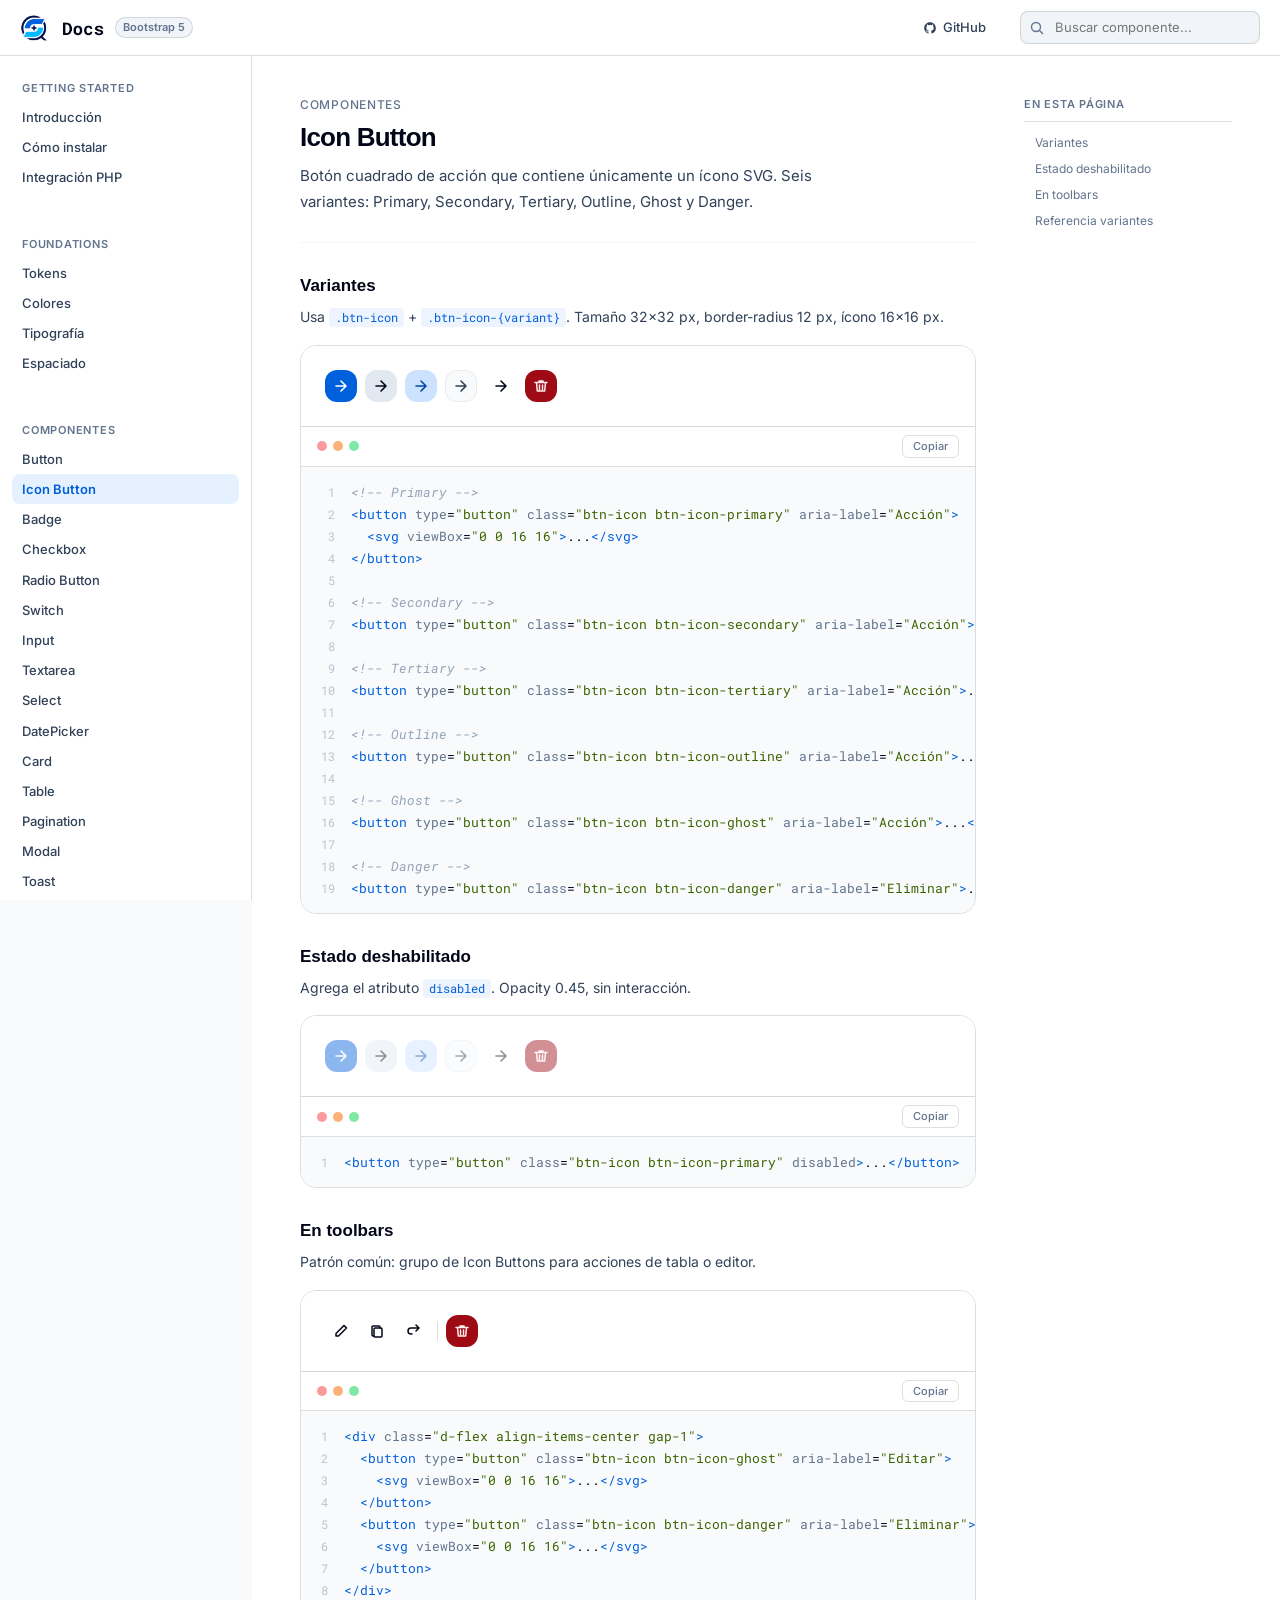
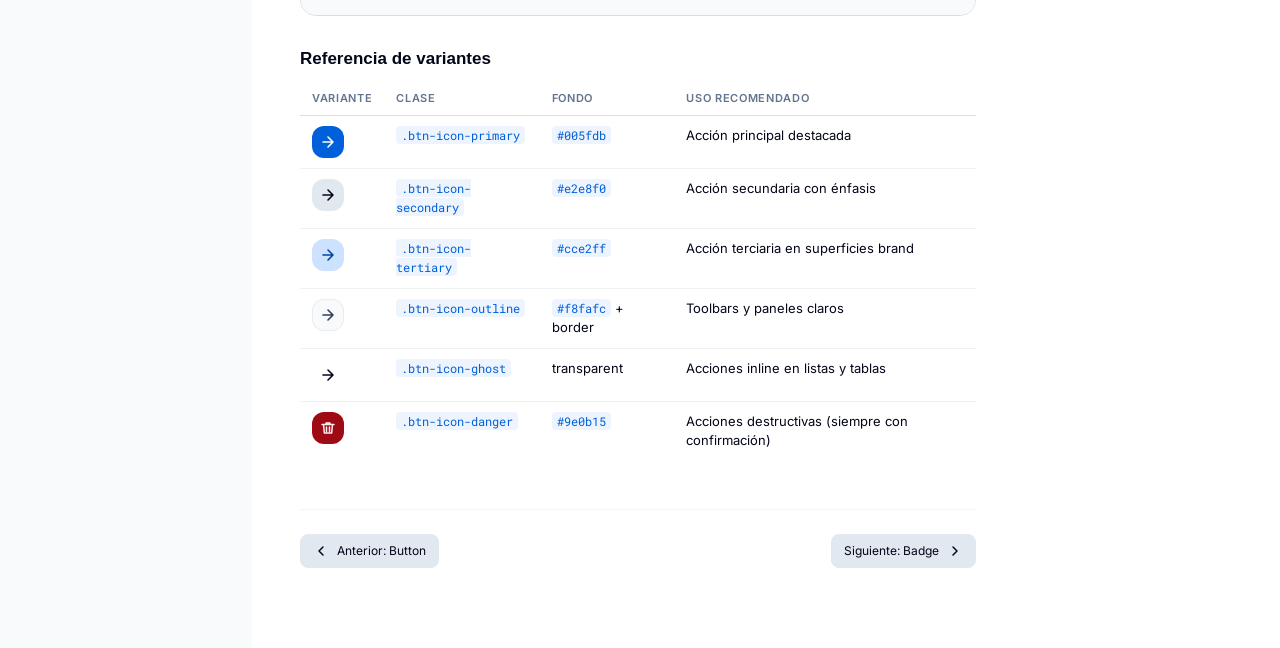
<file: docs/components/icon-button.html>
<!DOCTYPE html>
<html lang="es">
<head>
  <meta charset="UTF-8" /><meta name="viewport" content="width=device-width, initial-scale=1.0" />
  <title>Icon Button — Squadness Design System</title>
  <link rel="preconnect" href="https://fonts.googleapis.com" />
  <link href="https://fonts.googleapis.com/css2?family=Inter:wght@400;500;600;700&family=Roboto+Mono:wght@400;500&display=swap" rel="stylesheet" />
  <link rel="stylesheet" href="../src/tokens/tokens.css" />
  <link rel="stylesheet" href="https://cdn.jsdelivr.net/npm/bootstrap@5.3.3/dist/css/bootstrap.min.css" />
  <link rel="stylesheet" href="../src/squadness.css" />
  <link rel="stylesheet" href="../assets/docs.css" />
</head>
<body>
<div class="docs-shell">
  <main class="docs-main">
    <article class="docs-article">

      <p class="docs-breadcrumb">Componentes</p>
      <h1 class="docs-title">Icon Button</h1>
      <p class="docs-desc">Botón cuadrado de acción que contiene únicamente un ícono SVG. Seis variantes: Primary, Secondary, Tertiary, Outline, Ghost y Danger.</p>
      <hr class="docs-divider" />

      <!-- ══ VARIANTES ══════════════════════════════════════════════════ -->
      <h2 class="docs-section-title" id="variantes">Variantes</h2>
      <p class="docs-section-desc">Usa <code>.btn-icon</code> + <code>.btn-icon-{variant}</code>. Tamaño 32×32 px, border-radius 12 px, ícono 16×16 px.</p>

      <div class="docs-example-wrap">
        <div class="docs-example">
          <button type="button" class="btn-icon btn-icon-primary" aria-label="Abrir">
            <svg viewBox="0 0 16 16" fill="none"><path d="M3 8h10M8 3l5 5-5 5" stroke="currentColor" stroke-width="1.6" stroke-linecap="round" stroke-linejoin="round"/></svg>
          </button>
          <button type="button" class="btn-icon btn-icon-secondary" aria-label="Abrir">
            <svg viewBox="0 0 16 16" fill="none"><path d="M3 8h10M8 3l5 5-5 5" stroke="currentColor" stroke-width="1.6" stroke-linecap="round" stroke-linejoin="round"/></svg>
          </button>
          <button type="button" class="btn-icon btn-icon-tertiary" aria-label="Abrir">
            <svg viewBox="0 0 16 16" fill="none"><path d="M3 8h10M8 3l5 5-5 5" stroke="currentColor" stroke-width="1.6" stroke-linecap="round" stroke-linejoin="round"/></svg>
          </button>
          <button type="button" class="btn-icon btn-icon-outline" aria-label="Abrir">
            <svg viewBox="0 0 16 16" fill="none"><path d="M3 8h10M8 3l5 5-5 5" stroke="currentColor" stroke-width="1.6" stroke-linecap="round" stroke-linejoin="round"/></svg>
          </button>
          <button type="button" class="btn-icon btn-icon-ghost" aria-label="Abrir">
            <svg viewBox="0 0 16 16" fill="none"><path d="M3 8h10M8 3l5 5-5 5" stroke="currentColor" stroke-width="1.6" stroke-linecap="round" stroke-linejoin="round"/></svg>
          </button>
          <button type="button" class="btn-icon btn-icon-danger" aria-label="Eliminar">
            <svg viewBox="0 0 16 16" fill="none"><path d="M2 4.5h12M6 4.5V3h4v1.5M6.5 7v4.5M9.5 7v4.5M3.5 4.5l.8 8.5h7.4l.8-8.5" stroke="currentColor" stroke-width="1.5" stroke-linecap="round" stroke-linejoin="round"/></svg>
          </button>
        </div>
        <div class="docs-code-content">
          <div class="docs-code-wrapper">
            <button class="docs-code-copy">Copiar</button>
<pre><span class="cm">&lt;!-- Primary --&gt;</span>
<span class="tag">&lt;button</span> <span class="at">type</span>=<span class="str">"button"</span> <span class="at">class</span>=<span class="str">"btn-icon btn-icon-primary"</span> <span class="at">aria-label</span>=<span class="str">"Acción"</span><span class="tag">&gt;</span>
  <span class="tag">&lt;svg</span> <span class="at">viewBox</span>=<span class="str">"0 0 16 16"</span><span class="tag">&gt;</span>...<span class="tag">&lt;/svg&gt;</span>
<span class="tag">&lt;/button&gt;</span>

<span class="cm">&lt;!-- Secondary --&gt;</span>
<span class="tag">&lt;button</span> <span class="at">type</span>=<span class="str">"button"</span> <span class="at">class</span>=<span class="str">"btn-icon btn-icon-secondary"</span> <span class="at">aria-label</span>=<span class="str">"Acción"</span><span class="tag">&gt;</span>...<span class="tag">&lt;/button&gt;</span>

<span class="cm">&lt;!-- Tertiary --&gt;</span>
<span class="tag">&lt;button</span> <span class="at">type</span>=<span class="str">"button"</span> <span class="at">class</span>=<span class="str">"btn-icon btn-icon-tertiary"</span> <span class="at">aria-label</span>=<span class="str">"Acción"</span><span class="tag">&gt;</span>...<span class="tag">&lt;/button&gt;</span>

<span class="cm">&lt;!-- Outline --&gt;</span>
<span class="tag">&lt;button</span> <span class="at">type</span>=<span class="str">"button"</span> <span class="at">class</span>=<span class="str">"btn-icon btn-icon-outline"</span> <span class="at">aria-label</span>=<span class="str">"Acción"</span><span class="tag">&gt;</span>...<span class="tag">&lt;/button&gt;</span>

<span class="cm">&lt;!-- Ghost --&gt;</span>
<span class="tag">&lt;button</span> <span class="at">type</span>=<span class="str">"button"</span> <span class="at">class</span>=<span class="str">"btn-icon btn-icon-ghost"</span> <span class="at">aria-label</span>=<span class="str">"Acción"</span><span class="tag">&gt;</span>...<span class="tag">&lt;/button&gt;</span>

<span class="cm">&lt;!-- Danger --&gt;</span>
<span class="tag">&lt;button</span> <span class="at">type</span>=<span class="str">"button"</span> <span class="at">class</span>=<span class="str">"btn-icon btn-icon-danger"</span> <span class="at">aria-label</span>=<span class="str">"Eliminar"</span><span class="tag">&gt;</span>...<span class="tag">&lt;/button&gt;</span></pre>
          </div>
        </div>
      </div>

      <!-- ══ ESTADO DESHABILITADO ══════════════════════════════════════ -->
      <h2 class="docs-section-title" id="disabled">Estado deshabilitado</h2>
      <p class="docs-section-desc">Agrega el atributo <code>disabled</code>. Opacity 0.45, sin interacción.</p>

      <div class="docs-example-wrap">
        <div class="docs-example">
          <button type="button" class="btn-icon btn-icon-primary" disabled aria-label="Acción">
            <svg viewBox="0 0 16 16" fill="none"><path d="M3 8h10M8 3l5 5-5 5" stroke="currentColor" stroke-width="1.6" stroke-linecap="round" stroke-linejoin="round"/></svg>
          </button>
          <button type="button" class="btn-icon btn-icon-secondary" disabled aria-label="Acción">
            <svg viewBox="0 0 16 16" fill="none"><path d="M3 8h10M8 3l5 5-5 5" stroke="currentColor" stroke-width="1.6" stroke-linecap="round" stroke-linejoin="round"/></svg>
          </button>
          <button type="button" class="btn-icon btn-icon-tertiary" disabled aria-label="Acción">
            <svg viewBox="0 0 16 16" fill="none"><path d="M3 8h10M8 3l5 5-5 5" stroke="currentColor" stroke-width="1.6" stroke-linecap="round" stroke-linejoin="round"/></svg>
          </button>
          <button type="button" class="btn-icon btn-icon-outline" disabled aria-label="Acción">
            <svg viewBox="0 0 16 16" fill="none"><path d="M3 8h10M8 3l5 5-5 5" stroke="currentColor" stroke-width="1.6" stroke-linecap="round" stroke-linejoin="round"/></svg>
          </button>
          <button type="button" class="btn-icon btn-icon-ghost" disabled aria-label="Acción">
            <svg viewBox="0 0 16 16" fill="none"><path d="M3 8h10M8 3l5 5-5 5" stroke="currentColor" stroke-width="1.6" stroke-linecap="round" stroke-linejoin="round"/></svg>
          </button>
          <button type="button" class="btn-icon btn-icon-danger" disabled aria-label="Eliminar">
            <svg viewBox="0 0 16 16" fill="none"><path d="M2 4.5h12M6 4.5V3h4v1.5M6.5 7v4.5M9.5 7v4.5M3.5 4.5l.8 8.5h7.4l.8-8.5" stroke="currentColor" stroke-width="1.5" stroke-linecap="round" stroke-linejoin="round"/></svg>
          </button>
        </div>
        <div class="docs-code-content">
          <div class="docs-code-wrapper">
            <button class="docs-code-copy">Copiar</button>
<pre><span class="tag">&lt;button</span> <span class="at">type</span>=<span class="str">"button"</span> <span class="at">class</span>=<span class="str">"btn-icon btn-icon-primary"</span> <span class="at">disabled</span><span class="tag">&gt;</span>...<span class="tag">&lt;/button&gt;</span></pre>
          </div>
        </div>
      </div>

      <!-- ══ EN TOOLBARS ════════════════════════════════════════════════ -->
      <h2 class="docs-section-title" id="toolbar">En toolbars</h2>
      <p class="docs-section-desc">Patrón común: grupo de Icon Buttons para acciones de tabla o editor.</p>

      <div class="docs-example-wrap">
        <div class="docs-example">
          <div class="d-flex align-items-center gap-1">
            <button type="button" class="btn-icon btn-icon-ghost" aria-label="Editar">
              <svg viewBox="0 0 16 16" fill="none"><path d="M11 2.5l2.5 2.5-8 8H3v-2.5l8-8z" stroke="currentColor" stroke-width="1.5" stroke-linejoin="round"/></svg>
            </button>
            <button type="button" class="btn-icon btn-icon-ghost" aria-label="Copiar">
              <svg viewBox="0 0 16 16" fill="none"><rect x="5" y="5" width="8" height="9" rx="1" stroke="currentColor" stroke-width="1.5"/><path d="M11 5V4a1 1 0 00-1-1H4a1 1 0 00-1 1v8a1 1 0 001 1h1" stroke="currentColor" stroke-width="1.5" stroke-linecap="round"/></svg>
            </button>
            <button type="button" class="btn-icon btn-icon-ghost" aria-label="Compartir">
              <svg viewBox="0 0 16 16" fill="none"><path d="M11 2l3 3-3 3M14 5H6a3 3 0 000 6h1" stroke="currentColor" stroke-width="1.5" stroke-linecap="round" stroke-linejoin="round"/></svg>
            </button>
            <div style="width:1px;height:20px;background:var(--sq-border-subtle);margin:0 4px;"></div>
            <button type="button" class="btn-icon btn-icon-danger" aria-label="Eliminar">
              <svg viewBox="0 0 16 16" fill="none"><path d="M2 4.5h12M6 4.5V3h4v1.5M6.5 7v4.5M9.5 7v4.5M3.5 4.5l.8 8.5h7.4l.8-8.5" stroke="currentColor" stroke-width="1.5" stroke-linecap="round" stroke-linejoin="round"/></svg>
            </button>
          </div>
        </div>
        <div class="docs-code-content">
          <div class="docs-code-wrapper">
            <button class="docs-code-copy">Copiar</button>
<pre><span class="tag">&lt;div</span> <span class="at">class</span>=<span class="str">"d-flex align-items-center gap-1"</span><span class="tag">&gt;</span>
  <span class="tag">&lt;button</span> <span class="at">type</span>=<span class="str">"button"</span> <span class="at">class</span>=<span class="str">"btn-icon btn-icon-ghost"</span> <span class="at">aria-label</span>=<span class="str">"Editar"</span><span class="tag">&gt;</span>
    <span class="tag">&lt;svg</span> <span class="at">viewBox</span>=<span class="str">"0 0 16 16"</span><span class="tag">&gt;</span>...<span class="tag">&lt;/svg&gt;</span>
  <span class="tag">&lt;/button&gt;</span>
  <span class="tag">&lt;button</span> <span class="at">type</span>=<span class="str">"button"</span> <span class="at">class</span>=<span class="str">"btn-icon btn-icon-danger"</span> <span class="at">aria-label</span>=<span class="str">"Eliminar"</span><span class="tag">&gt;</span>
    <span class="tag">&lt;svg</span> <span class="at">viewBox</span>=<span class="str">"0 0 16 16"</span><span class="tag">&gt;</span>...<span class="tag">&lt;/svg&gt;</span>
  <span class="tag">&lt;/button&gt;</span>
<span class="tag">&lt;/div&gt;</span></pre>
          </div>
        </div>
      </div>

      <!-- ══ REFERENCIA ══════════════════════════════════════════════════ -->
      <h2 class="docs-section-title" id="referencia">Referencia de variantes</h2>
      <table class="docs-table">
        <thead>
          <tr><th>Variante</th><th>Clase</th><th>Fondo</th><th>Uso recomendado</th></tr>
        </thead>
        <tbody>
          <tr>
            <td><button class="btn-icon btn-icon-primary" aria-label="p"><svg viewBox="0 0 16 16" fill="none"><path d="M3 8h10M8 3l5 5-5 5" stroke="currentColor" stroke-width="1.6" stroke-linecap="round" stroke-linejoin="round"/></svg></button></td>
            <td><code>.btn-icon-primary</code></td><td><code>#005fdb</code></td><td>Acción principal destacada</td>
          </tr>
          <tr>
            <td><button class="btn-icon btn-icon-secondary" aria-label="s"><svg viewBox="0 0 16 16" fill="none"><path d="M3 8h10M8 3l5 5-5 5" stroke="currentColor" stroke-width="1.6" stroke-linecap="round" stroke-linejoin="round"/></svg></button></td>
            <td><code>.btn-icon-secondary</code></td><td><code>#e2e8f0</code></td><td>Acción secundaria con énfasis</td>
          </tr>
          <tr>
            <td><button class="btn-icon btn-icon-tertiary" aria-label="t"><svg viewBox="0 0 16 16" fill="none"><path d="M3 8h10M8 3l5 5-5 5" stroke="currentColor" stroke-width="1.6" stroke-linecap="round" stroke-linejoin="round"/></svg></button></td>
            <td><code>.btn-icon-tertiary</code></td><td><code>#cce2ff</code></td><td>Acción terciaria en superficies brand</td>
          </tr>
          <tr>
            <td><button class="btn-icon btn-icon-outline" aria-label="o"><svg viewBox="0 0 16 16" fill="none"><path d="M3 8h10M8 3l5 5-5 5" stroke="currentColor" stroke-width="1.6" stroke-linecap="round" stroke-linejoin="round"/></svg></button></td>
            <td><code>.btn-icon-outline</code></td><td><code>#f8fafc</code> + border</td><td>Toolbars y paneles claros</td>
          </tr>
          <tr>
            <td><button class="btn-icon btn-icon-ghost" aria-label="g"><svg viewBox="0 0 16 16" fill="none"><path d="M3 8h10M8 3l5 5-5 5" stroke="currentColor" stroke-width="1.6" stroke-linecap="round" stroke-linejoin="round"/></svg></button></td>
            <td><code>.btn-icon-ghost</code></td><td>transparent</td><td>Acciones inline en listas y tablas</td>
          </tr>
          <tr>
            <td><button class="btn-icon btn-icon-danger" aria-label="d"><svg viewBox="0 0 16 16" fill="none"><path d="M2 4.5h12M6 4.5V3h4v1.5M6.5 7v4.5M9.5 7v4.5M3.5 4.5l.8 8.5h7.4l.8-8.5" stroke="currentColor" stroke-width="1.5" stroke-linecap="round" stroke-linejoin="round"/></svg></button></td>
            <td><code>.btn-icon-danger</code></td><td><code>#9e0b15</code></td><td>Acciones destructivas (siempre con confirmación)</td>
          </tr>
        </tbody>
      </table>

      <!-- ── Navegación entre páginas ── -->
      <div class="docs-page-nav">
        <hr class="docs-page-nav-divider" />
        <div class="docs-page-nav-links">
          <a href="button.html" class="btn btn-secondary btn-sm d-flex align-items-center gap-2">
            <svg width="16" height="16" viewBox="0 0 16 16" fill="none" style="flex-shrink:0;"><path d="M10 12L6 8l4-4" stroke="currentColor" stroke-width="1.5" stroke-linecap="round" stroke-linejoin="round"/></svg>
            Anterior: Button
          </a>
          <a href="badge.html" class="btn btn-secondary btn-sm d-flex align-items-center gap-2">
            Siguiente: Badge
            <svg width="16" height="16" viewBox="0 0 16 16" fill="none" style="flex-shrink:0;"><path d="M6 4l4 4-4 4" stroke="currentColor" stroke-width="1.5" stroke-linecap="round" stroke-linejoin="round"/></svg>
          </a>
        </div>
      </div>

    </article>

    <aside class="docs-toc">
      <p class="docs-toc-title">En esta página</p>
      <nav>
        <a class="docs-toc-link" href="#variantes">Variantes</a>
        <a class="docs-toc-link" href="#disabled">Estado deshabilitado</a>
        <a class="docs-toc-link" href="#toolbar">En toolbars</a>
        <a class="docs-toc-link" href="#referencia">Referencia variantes</a>
      </nav>
    </aside>
  </main>
</div>
<script src="https://cdn.jsdelivr.net/npm/bootstrap@5.3.3/dist/js/bootstrap.bundle.min.js"></script>
<script src="../assets/nav.js"></script>
</body>
</html>
</file>
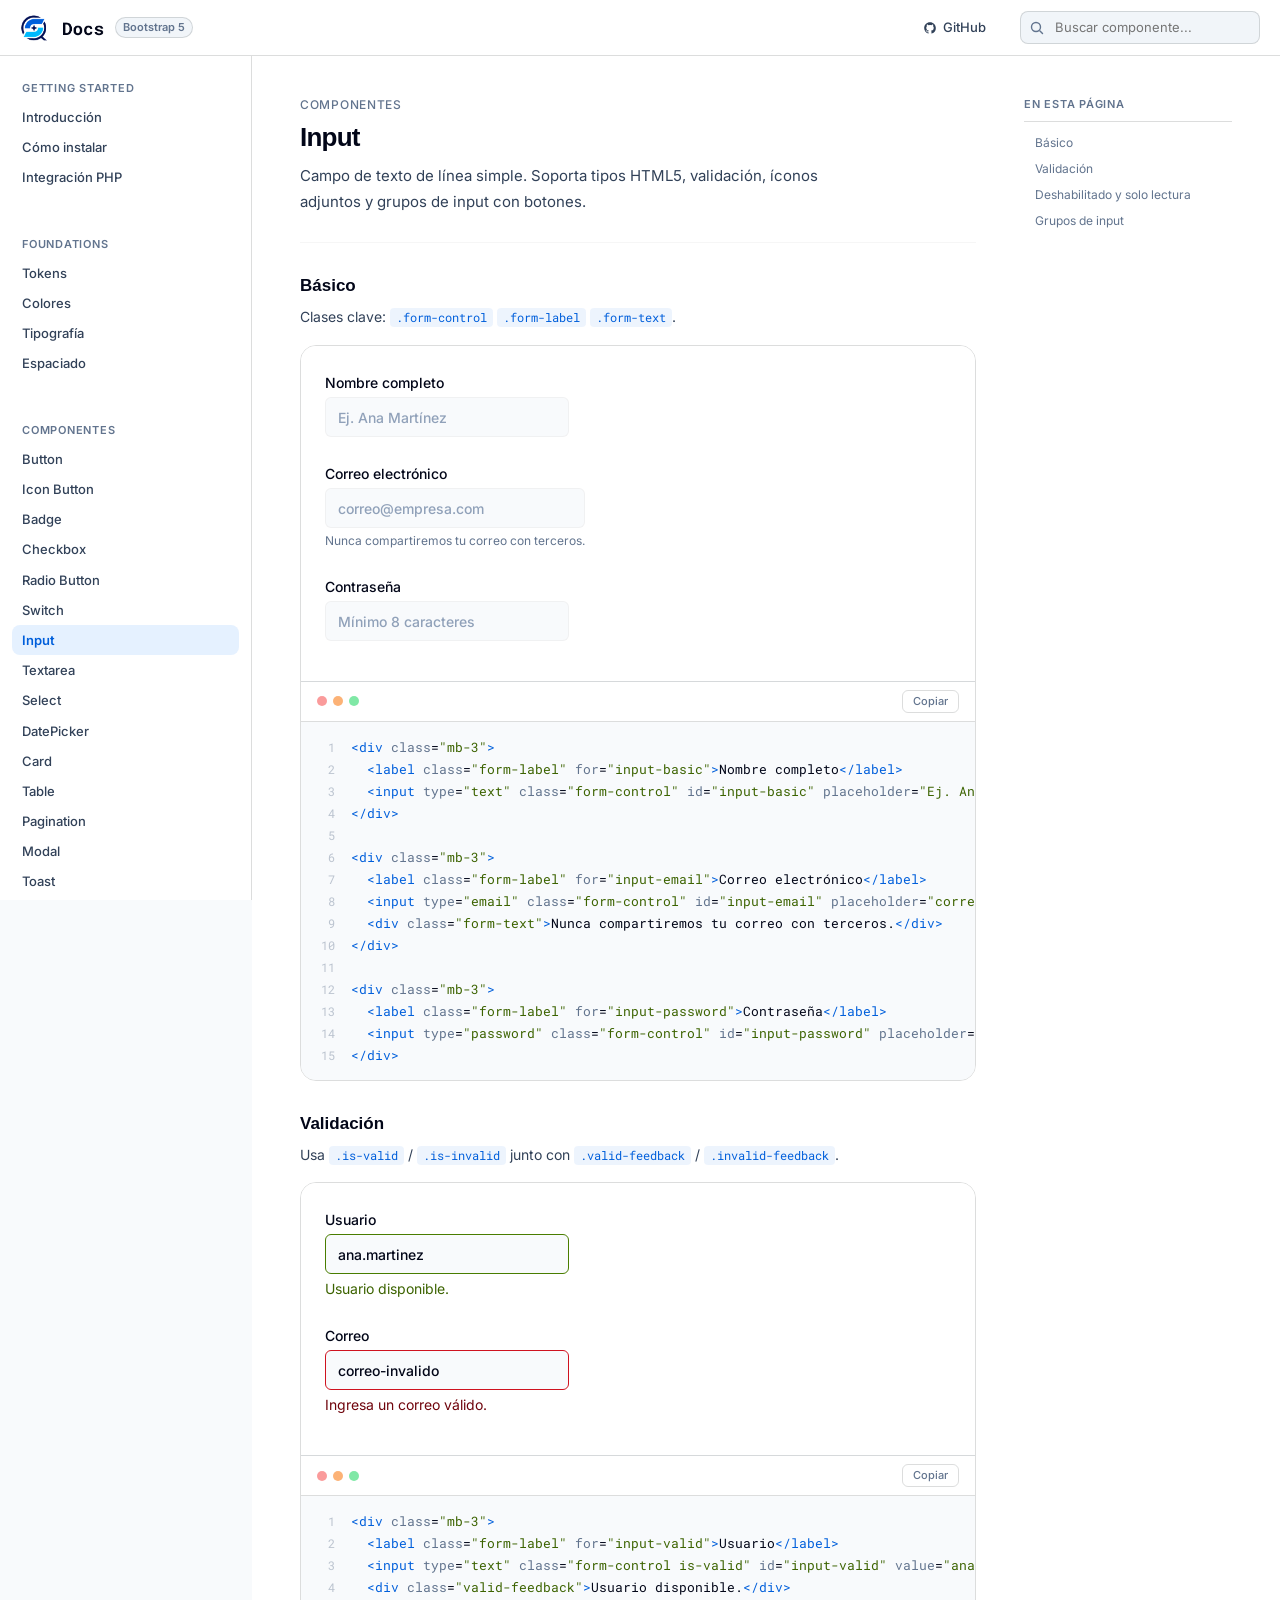
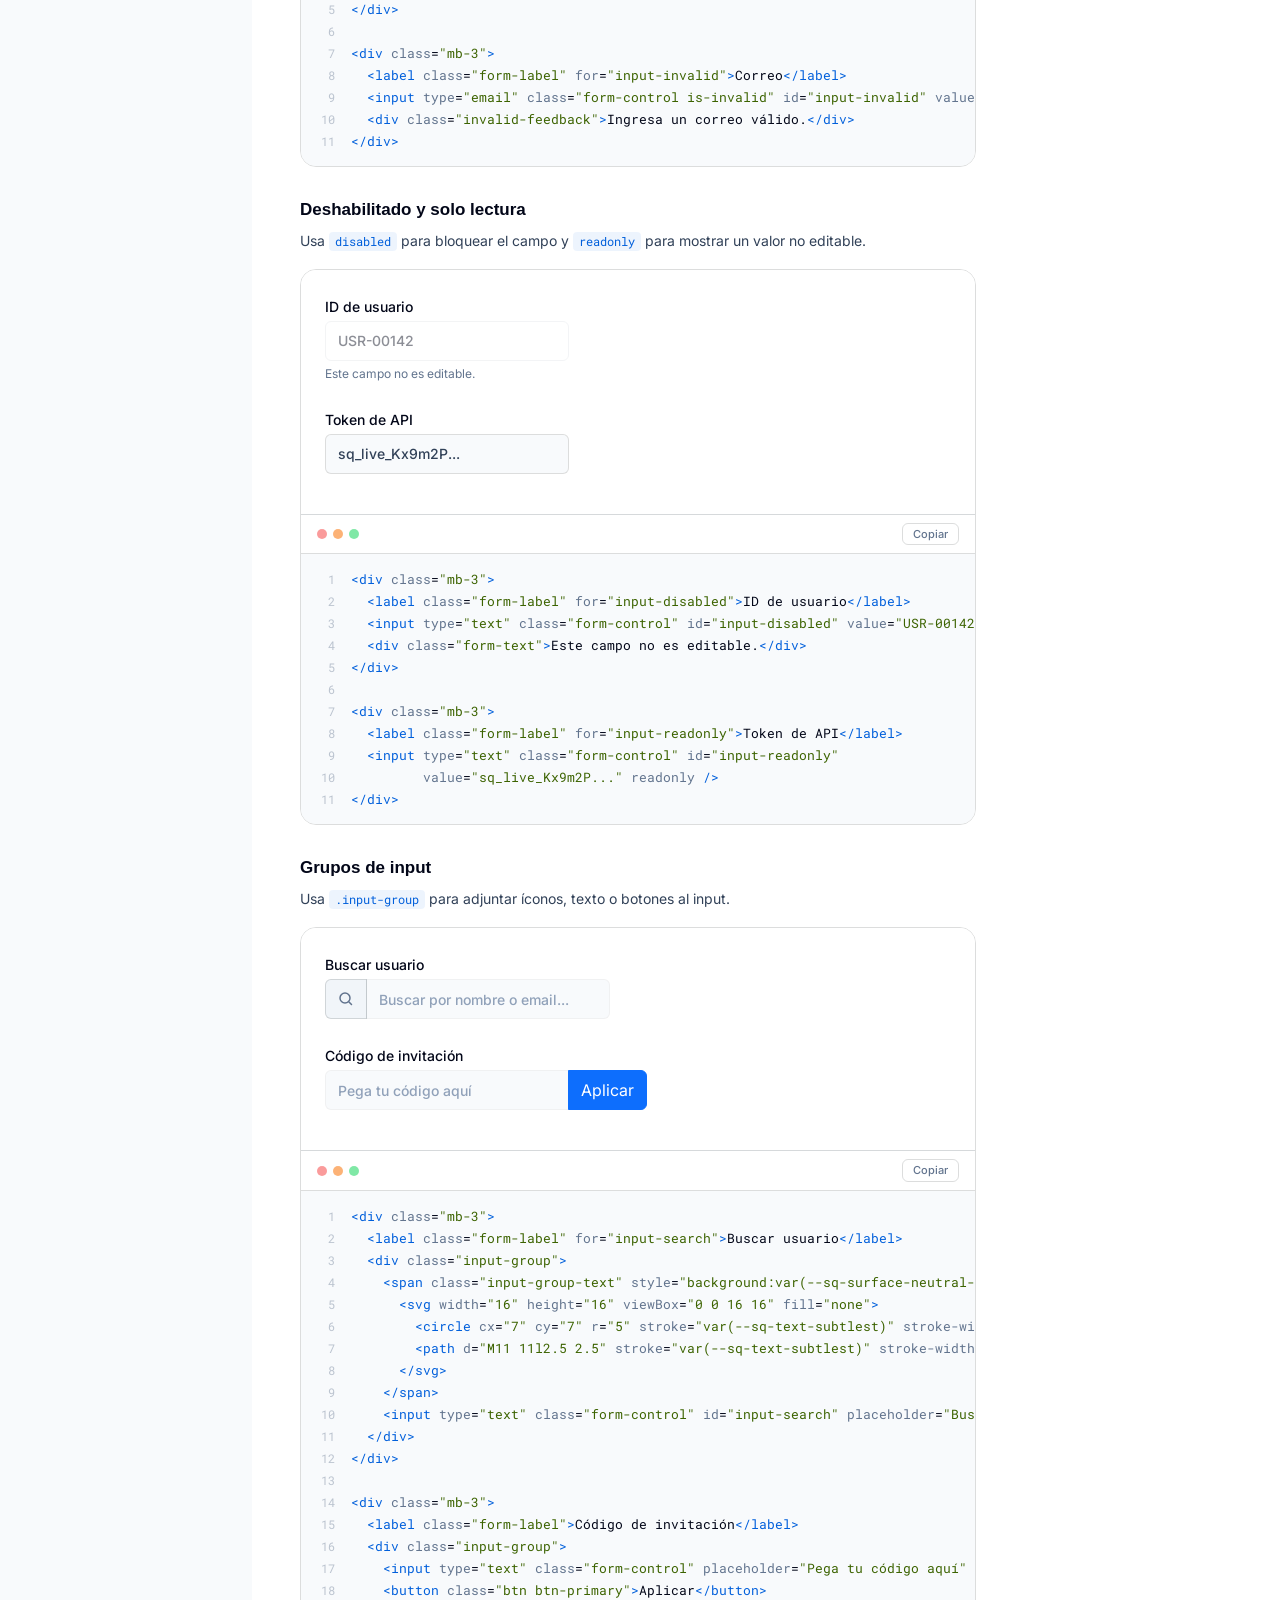
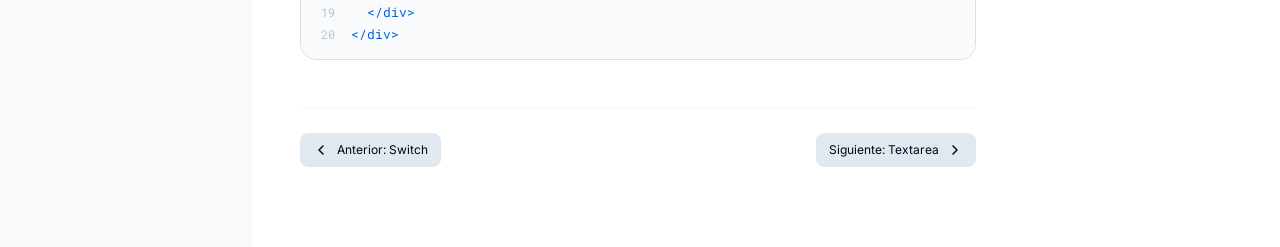
<file: docs/components/input.html>
<!DOCTYPE html>
<html lang="es">
<head>
  <meta charset="UTF-8" /><meta name="viewport" content="width=device-width, initial-scale=1.0" />
  <title>Input — Squadness Design System</title>
  <link rel="preconnect" href="https://fonts.googleapis.com" />
  <link href="https://fonts.googleapis.com/css2?family=Inter:wght@400;500;600;700&family=Roboto+Mono:wght@400;500&display=swap" rel="stylesheet" />
  <link rel="stylesheet" href="../src/tokens/tokens.css" />
  <link rel="stylesheet" href="https://cdn.jsdelivr.net/npm/bootstrap@5.3.3/dist/css/bootstrap.min.css" />
  <link rel="stylesheet" href="../src/squadness.css" />
  <link rel="stylesheet" href="../assets/docs.css" />
</head>
<body>
<div class="docs-shell">
  <main class="docs-main">
    <article class="docs-article">

      <p class="docs-breadcrumb">Componentes</p>
      <h1 class="docs-title">Input</h1>
      <p class="docs-desc">Campo de texto de línea simple. Soporta tipos HTML5, validación, íconos adjuntos y grupos de input con botones.</p>
      <hr class="docs-divider" />

      <!-- ══ BÁSICO ════════════════════════════════════════════════════ -->
      <h2 class="docs-section-title" id="basico">Básico</h2>
      <p class="docs-section-desc">Clases clave: <code>.form-control</code> <code>.form-label</code> <code>.form-text</code>.</p>

      <div class="docs-example-wrap">
        <div class="docs-example column">
          <div class="mb-3">
            <label class="form-label" for="input-basic">Nombre completo</label>
            <input type="text" class="form-control" id="input-basic" placeholder="Ej. Ana Martínez" />
          </div>
          <div class="mb-3">
            <label class="form-label" for="input-email">Correo electrónico</label>
            <input type="email" class="form-control" id="input-email" placeholder="correo@empresa.com" />
            <div class="form-text">Nunca compartiremos tu correo con terceros.</div>
          </div>
          <div class="mb-3">
            <label class="form-label" for="input-password">Contraseña</label>
            <input type="password" class="form-control" id="input-password" placeholder="Mínimo 8 caracteres" />
          </div>
        </div>
        <div class="docs-code-content">
          <div class="docs-code-wrapper">
            <button class="docs-code-copy">Copiar</button>
<pre><span class="tag">&lt;div</span> <span class="at">class</span>=<span class="str">"mb-3"</span><span class="tag">&gt;</span>
  <span class="tag">&lt;label</span> <span class="at">class</span>=<span class="str">"form-label"</span> <span class="at">for</span>=<span class="str">"input-basic"</span><span class="tag">&gt;</span>Nombre completo<span class="tag">&lt;/label&gt;</span>
  <span class="tag">&lt;input</span> <span class="at">type</span>=<span class="str">"text"</span> <span class="at">class</span>=<span class="str">"form-control"</span> <span class="at">id</span>=<span class="str">"input-basic"</span> <span class="at">placeholder</span>=<span class="str">"Ej. Ana Martínez"</span> <span class="tag">/&gt;</span>
<span class="tag">&lt;/div&gt;</span>

<span class="tag">&lt;div</span> <span class="at">class</span>=<span class="str">"mb-3"</span><span class="tag">&gt;</span>
  <span class="tag">&lt;label</span> <span class="at">class</span>=<span class="str">"form-label"</span> <span class="at">for</span>=<span class="str">"input-email"</span><span class="tag">&gt;</span>Correo electrónico<span class="tag">&lt;/label&gt;</span>
  <span class="tag">&lt;input</span> <span class="at">type</span>=<span class="str">"email"</span> <span class="at">class</span>=<span class="str">"form-control"</span> <span class="at">id</span>=<span class="str">"input-email"</span> <span class="at">placeholder</span>=<span class="str">"correo@empresa.com"</span> <span class="tag">/&gt;</span>
  <span class="tag">&lt;div</span> <span class="at">class</span>=<span class="str">"form-text"</span><span class="tag">&gt;</span>Nunca compartiremos tu correo con terceros.<span class="tag">&lt;/div&gt;</span>
<span class="tag">&lt;/div&gt;</span>

<span class="tag">&lt;div</span> <span class="at">class</span>=<span class="str">"mb-3"</span><span class="tag">&gt;</span>
  <span class="tag">&lt;label</span> <span class="at">class</span>=<span class="str">"form-label"</span> <span class="at">for</span>=<span class="str">"input-password"</span><span class="tag">&gt;</span>Contraseña<span class="tag">&lt;/label&gt;</span>
  <span class="tag">&lt;input</span> <span class="at">type</span>=<span class="str">"password"</span> <span class="at">class</span>=<span class="str">"form-control"</span> <span class="at">id</span>=<span class="str">"input-password"</span> <span class="at">placeholder</span>=<span class="str">"Mínimo 8 caracteres"</span> <span class="tag">/&gt;</span>
<span class="tag">&lt;/div&gt;</span></pre>
          </div>
        </div>
      </div>

      <!-- ══ VALIDACIÓN ════════════════════════════════════════════════ -->
      <h2 class="docs-section-title" id="validacion">Validación</h2>
      <p class="docs-section-desc">Usa <code>.is-valid</code> / <code>.is-invalid</code> junto con <code>.valid-feedback</code> / <code>.invalid-feedback</code>.</p>

      <div class="docs-example-wrap">
        <div class="docs-example column">
          <div class="mb-3">
            <label class="form-label" for="input-valid">Usuario</label>
            <input type="text" class="form-control is-valid" id="input-valid" value="ana.martinez" />
            <div class="valid-feedback">Usuario disponible.</div>
          </div>
          <div class="mb-3">
            <label class="form-label" for="input-invalid">Correo</label>
            <input type="email" class="form-control is-invalid" id="input-invalid" value="correo-invalido" />
            <div class="invalid-feedback">Ingresa un correo válido.</div>
          </div>
        </div>
        <div class="docs-code-content">
          <div class="docs-code-wrapper">
            <button class="docs-code-copy">Copiar</button>
<pre><span class="tag">&lt;div</span> <span class="at">class</span>=<span class="str">"mb-3"</span><span class="tag">&gt;</span>
  <span class="tag">&lt;label</span> <span class="at">class</span>=<span class="str">"form-label"</span> <span class="at">for</span>=<span class="str">"input-valid"</span><span class="tag">&gt;</span>Usuario<span class="tag">&lt;/label&gt;</span>
  <span class="tag">&lt;input</span> <span class="at">type</span>=<span class="str">"text"</span> <span class="at">class</span>=<span class="str">"form-control is-valid"</span> <span class="at">id</span>=<span class="str">"input-valid"</span> <span class="at">value</span>=<span class="str">"ana.martinez"</span> <span class="tag">/&gt;</span>
  <span class="tag">&lt;div</span> <span class="at">class</span>=<span class="str">"valid-feedback"</span><span class="tag">&gt;</span>Usuario disponible.<span class="tag">&lt;/div&gt;</span>
<span class="tag">&lt;/div&gt;</span>

<span class="tag">&lt;div</span> <span class="at">class</span>=<span class="str">"mb-3"</span><span class="tag">&gt;</span>
  <span class="tag">&lt;label</span> <span class="at">class</span>=<span class="str">"form-label"</span> <span class="at">for</span>=<span class="str">"input-invalid"</span><span class="tag">&gt;</span>Correo<span class="tag">&lt;/label&gt;</span>
  <span class="tag">&lt;input</span> <span class="at">type</span>=<span class="str">"email"</span> <span class="at">class</span>=<span class="str">"form-control is-invalid"</span> <span class="at">id</span>=<span class="str">"input-invalid"</span> <span class="at">value</span>=<span class="str">"correo-invalido"</span> <span class="tag">/&gt;</span>
  <span class="tag">&lt;div</span> <span class="at">class</span>=<span class="str">"invalid-feedback"</span><span class="tag">&gt;</span>Ingresa un correo válido.<span class="tag">&lt;/div&gt;</span>
<span class="tag">&lt;/div&gt;</span></pre>
          </div>
        </div>
      </div>

      <!-- ══ DESHABILITADO / SOLO LECTURA ══════════════════════════════ -->
      <h2 class="docs-section-title" id="deshabilitado">Deshabilitado y solo lectura</h2>
      <p class="docs-section-desc">Usa <code>disabled</code> para bloquear el campo y <code>readonly</code> para mostrar un valor no editable.</p>

      <div class="docs-example-wrap">
        <div class="docs-example column">
          <div class="mb-3">
            <label class="form-label" for="input-disabled">ID de usuario</label>
            <input type="text" class="form-control" id="input-disabled" value="USR-00142" disabled />
            <div class="form-text">Este campo no es editable.</div>
          </div>
          <div class="mb-3">
            <label class="form-label" for="input-readonly">Token de API</label>
            <input type="text" class="form-control" id="input-readonly"
                   value="sq_live_Kx9m2P..." readonly />
          </div>
        </div>
        <div class="docs-code-content">
          <div class="docs-code-wrapper">
            <button class="docs-code-copy">Copiar</button>
<pre><span class="tag">&lt;div</span> <span class="at">class</span>=<span class="str">"mb-3"</span><span class="tag">&gt;</span>
  <span class="tag">&lt;label</span> <span class="at">class</span>=<span class="str">"form-label"</span> <span class="at">for</span>=<span class="str">"input-disabled"</span><span class="tag">&gt;</span>ID de usuario<span class="tag">&lt;/label&gt;</span>
  <span class="tag">&lt;input</span> <span class="at">type</span>=<span class="str">"text"</span> <span class="at">class</span>=<span class="str">"form-control"</span> <span class="at">id</span>=<span class="str">"input-disabled"</span> <span class="at">value</span>=<span class="str">"USR-00142"</span> <span class="at">disabled</span> <span class="tag">/&gt;</span>
  <span class="tag">&lt;div</span> <span class="at">class</span>=<span class="str">"form-text"</span><span class="tag">&gt;</span>Este campo no es editable.<span class="tag">&lt;/div&gt;</span>
<span class="tag">&lt;/div&gt;</span>

<span class="tag">&lt;div</span> <span class="at">class</span>=<span class="str">"mb-3"</span><span class="tag">&gt;</span>
  <span class="tag">&lt;label</span> <span class="at">class</span>=<span class="str">"form-label"</span> <span class="at">for</span>=<span class="str">"input-readonly"</span><span class="tag">&gt;</span>Token de API<span class="tag">&lt;/label&gt;</span>
  <span class="tag">&lt;input</span> <span class="at">type</span>=<span class="str">"text"</span> <span class="at">class</span>=<span class="str">"form-control"</span> <span class="at">id</span>=<span class="str">"input-readonly"</span>
         <span class="at">value</span>=<span class="str">"sq_live_Kx9m2P..."</span> <span class="at">readonly</span> <span class="tag">/&gt;</span>
<span class="tag">&lt;/div&gt;</span></pre>
          </div>
        </div>
      </div>

      <!-- ══ GRUPOS DE INPUT ═══════════════════════════════════════════ -->
      <h2 class="docs-section-title" id="grupos">Grupos de input</h2>
      <p class="docs-section-desc">Usa <code>.input-group</code> para adjuntar íconos, texto o botones al input.</p>

      <div class="docs-example-wrap">
        <div class="docs-example column">
          <div class="mb-3">
            <label class="form-label" for="input-search">Buscar usuario</label>
            <div class="input-group">
              <span class="input-group-text" style="background:var(--sq-surface-neutral-subtlest);border-color:var(--sq-border-subtle);">
                <svg width="16" height="16" viewBox="0 0 16 16" fill="none">
                  <circle cx="7" cy="7" r="5" stroke="var(--sq-text-subtlest)" stroke-width="1.5"/>
                  <path d="M11 11l2.5 2.5" stroke="var(--sq-text-subtlest)" stroke-width="1.5" stroke-linecap="round"/>
                </svg>
              </span>
              <input type="text" class="form-control" id="input-search" placeholder="Buscar por nombre o email..." />
            </div>
          </div>
          <div class="mb-3">
            <label class="form-label">Código de invitación</label>
            <div class="input-group">
              <input type="text" class="form-control" placeholder="Pega tu código aquí" />
              <button class="btn btn-primary">Aplicar</button>
            </div>
          </div>
        </div>
        <div class="docs-code-content">
          <div class="docs-code-wrapper">
            <button class="docs-code-copy">Copiar</button>
<pre><span class="tag">&lt;div</span> <span class="at">class</span>=<span class="str">"mb-3"</span><span class="tag">&gt;</span>
  <span class="tag">&lt;label</span> <span class="at">class</span>=<span class="str">"form-label"</span> <span class="at">for</span>=<span class="str">"input-search"</span><span class="tag">&gt;</span>Buscar usuario<span class="tag">&lt;/label&gt;</span>
  <span class="tag">&lt;div</span> <span class="at">class</span>=<span class="str">"input-group"</span><span class="tag">&gt;</span>
    <span class="tag">&lt;span</span> <span class="at">class</span>=<span class="str">"input-group-text"</span> <span class="at">style</span>=<span class="str">"background:var(--sq-surface-neutral-subtlest);border-color:var(--sq-border-subtle);"</span><span class="tag">&gt;</span>
      <span class="tag">&lt;svg</span> <span class="at">width</span>=<span class="str">"16"</span> <span class="at">height</span>=<span class="str">"16"</span> <span class="at">viewBox</span>=<span class="str">"0 0 16 16"</span> <span class="at">fill</span>=<span class="str">"none"</span><span class="tag">&gt;</span>
        <span class="tag">&lt;circle</span> <span class="at">cx</span>=<span class="str">"7"</span> <span class="at">cy</span>=<span class="str">"7"</span> <span class="at">r</span>=<span class="str">"5"</span> <span class="at">stroke</span>=<span class="str">"var(--sq-text-subtlest)"</span> <span class="at">stroke-width</span>=<span class="str">"1.5"</span><span class="tag">/&gt;</span>
        <span class="tag">&lt;path</span> <span class="at">d</span>=<span class="str">"M11 11l2.5 2.5"</span> <span class="at">stroke</span>=<span class="str">"var(--sq-text-subtlest)"</span> <span class="at">stroke-width</span>=<span class="str">"1.5"</span> <span class="at">stroke-linecap</span>=<span class="str">"round"</span><span class="tag">/&gt;</span>
      <span class="tag">&lt;/svg&gt;</span>
    <span class="tag">&lt;/span&gt;</span>
    <span class="tag">&lt;input</span> <span class="at">type</span>=<span class="str">"text"</span> <span class="at">class</span>=<span class="str">"form-control"</span> <span class="at">id</span>=<span class="str">"input-search"</span> <span class="at">placeholder</span>=<span class="str">"Buscar por nombre o email..."</span> <span class="tag">/&gt;</span>
  <span class="tag">&lt;/div&gt;</span>
<span class="tag">&lt;/div&gt;</span>

<span class="tag">&lt;div</span> <span class="at">class</span>=<span class="str">"mb-3"</span><span class="tag">&gt;</span>
  <span class="tag">&lt;label</span> <span class="at">class</span>=<span class="str">"form-label"</span><span class="tag">&gt;</span>Código de invitación<span class="tag">&lt;/label&gt;</span>
  <span class="tag">&lt;div</span> <span class="at">class</span>=<span class="str">"input-group"</span><span class="tag">&gt;</span>
    <span class="tag">&lt;input</span> <span class="at">type</span>=<span class="str">"text"</span> <span class="at">class</span>=<span class="str">"form-control"</span> <span class="at">placeholder</span>=<span class="str">"Pega tu código aquí"</span> <span class="tag">/&gt;</span>
    <span class="tag">&lt;button</span> <span class="at">class</span>=<span class="str">"btn btn-primary"</span><span class="tag">&gt;</span>Aplicar<span class="tag">&lt;/button&gt;</span>
  <span class="tag">&lt;/div&gt;</span>
<span class="tag">&lt;/div&gt;</span></pre>
          </div>
        </div>
      </div>

      <!-- ── Navegación entre páginas ── -->
      <div class="docs-page-nav">
        <hr class="docs-page-nav-divider" />
        <div class="docs-page-nav-links">
          <a href="switch.html" class="btn btn-secondary btn-sm d-flex align-items-center gap-2">
            <svg width="16" height="16" viewBox="0 0 16 16" fill="none" style="flex-shrink:0;"><path d="M10 12L6 8l4-4" stroke="currentColor" stroke-width="1.5" stroke-linecap="round" stroke-linejoin="round"/></svg>
            Anterior: Switch
          </a>
          <a href="textarea.html" class="btn btn-secondary btn-sm d-flex align-items-center gap-2">
            Siguiente: Textarea
            <svg width="16" height="16" viewBox="0 0 16 16" fill="none" style="flex-shrink:0;"><path d="M6 4l4 4-4 4" stroke="currentColor" stroke-width="1.5" stroke-linecap="round" stroke-linejoin="round"/></svg>
          </a>
        </div>
      </div>

    </article>

    <aside class="docs-toc">
      <p class="docs-toc-title">En esta página</p>
      <nav>
        <a class="docs-toc-link active" href="#basico">Básico</a>
        <a class="docs-toc-link" href="#validacion">Validación</a>
        <a class="docs-toc-link" href="#deshabilitado">Deshabilitado y solo lectura</a>
        <a class="docs-toc-link" href="#grupos">Grupos de input</a>
      </nav>
    </aside>
  </main>
</div>
<script src="https://cdn.jsdelivr.net/npm/bootstrap@5.3.3/dist/js/bootstrap.bundle.min.js"></script>
<script src="../assets/nav.js"></script>
</body>
</html>
</file>
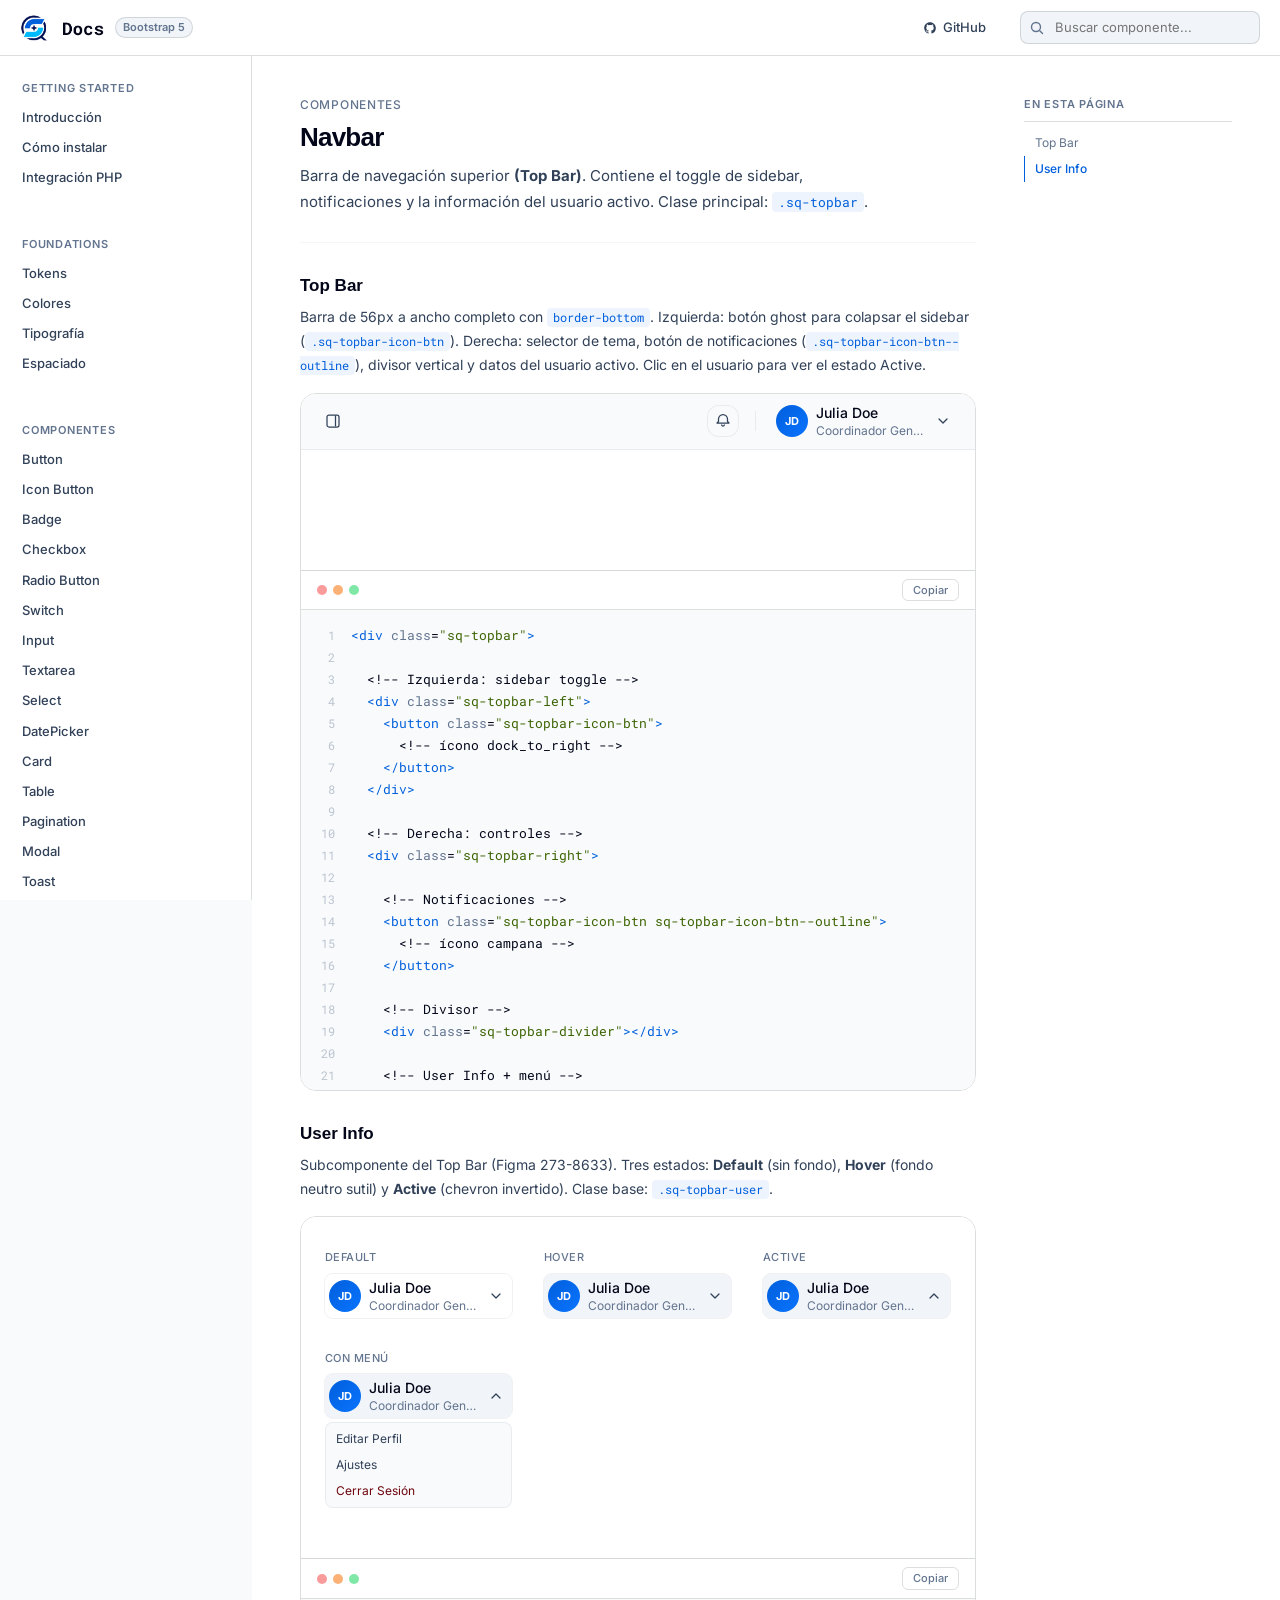
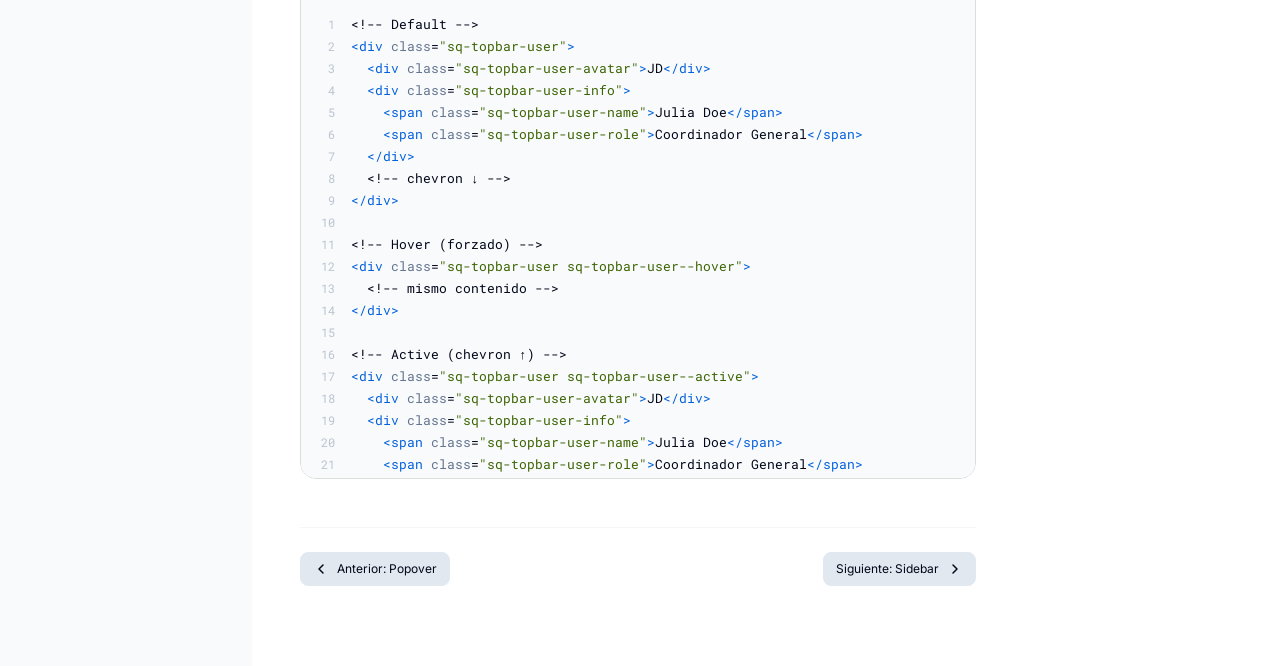
<file: docs/components/navbar.html>
<!DOCTYPE html>
<html lang="es">
<head>
  <meta charset="UTF-8" /><meta name="viewport" content="width=device-width, initial-scale=1.0" />
  <title>Navbar — Squadness Design System</title>
  <link rel="preconnect" href="https://fonts.googleapis.com" />
  <link href="https://fonts.googleapis.com/css2?family=Inter:wght@400;500;600;700&family=Roboto+Mono:wght@400;500&display=swap" rel="stylesheet" />
  <link rel="stylesheet" href="../src/tokens/tokens.css" />
  <link rel="stylesheet" href="https://cdn.jsdelivr.net/npm/bootstrap@5.3.3/dist/css/bootstrap.min.css" />
  <link rel="stylesheet" href="../src/squadness.css" />
  <link rel="stylesheet" href="../assets/docs.css" />
</head>
<body>
<div class="docs-shell">
  <main class="docs-main">
    <article class="docs-article">

      <p class="docs-breadcrumb">Componentes</p>
      <h1 class="docs-title">Navbar</h1>
      <p class="docs-desc">Barra de navegación superior <strong>(Top Bar)</strong>. Contiene el toggle de sidebar, notificaciones y la información del usuario activo. Clase principal: <code>.sq-topbar</code>.</p>
      <hr class="docs-divider" />

      <!-- ══ TOP BAR ══════════════════════════════════════════════════ -->
      <h2 class="docs-section-title" id="top-bar">Top Bar</h2>
      <p class="docs-section-desc">
        Barra de 56px a ancho completo con <code>border-bottom</code>. Izquierda: botón ghost para colapsar el sidebar (<code>.sq-topbar-icon-btn</code>). Derecha: selector de tema, botón de notificaciones (<code>.sq-topbar-icon-btn--outline</code>), divisor vertical y datos del usuario activo. Clic en el usuario para ver el estado Active.
      </p>

      <div class="docs-example-wrap">
        <div class="docs-example" style="padding:0; display:block; border-radius:8px 8px 0 0; padding-bottom:120px;">
          <div class="sq-topbar">

            <!-- Izquierda: sidebar toggle -->
            <div class="sq-topbar-left">
              <button class="sq-topbar-icon-btn" title="Colapsar sidebar">
                <svg width="16" height="16" viewBox="0 0 16 16" fill="none">
                  <rect x="2" y="2" width="12" height="12" rx="2" stroke="currentColor" stroke-width="1.25"/>
                  <path d="M10.5 2.5v11" stroke="currentColor" stroke-width="1.25"/>
                </svg>
              </button>
            </div>

            <!-- Derecha: controles -->
            <div class="sq-topbar-right">

              <!-- Notificaciones -->
              <button class="sq-topbar-icon-btn sq-topbar-icon-btn--outline" title="Notificaciones">
                <svg width="16" height="16" viewBox="0 0 16 16" fill="none">
                  <path d="M8 1.5A4.5 4.5 0 003.5 6v2.5L2 10h12l-1.5-1.5V6A4.5 4.5 0 008 1.5z" stroke="currentColor" stroke-width="1.25" stroke-linejoin="round"/>
                  <path d="M6.5 11.5a1.5 1.5 0 003 0" stroke="currentColor" stroke-width="1.25"/>
                </svg>
              </button>

              <!-- Divisor vertical -->
              <div class="sq-topbar-divider"></div>

              <!-- User Info + menú desplegable -->
              <div style="position:relative;" id="topbarUserWrap">
                <div class="sq-topbar-user" id="topbarUser">
                  <div class="sq-topbar-user-avatar">JD</div>
                  <div class="sq-topbar-user-info">
                    <span class="sq-topbar-user-name">Julia Doe</span>
                    <span class="sq-topbar-user-role">Coordinador General</span>
                  </div>
                  <svg class="sq-topbar-user-chevron" width="16" height="16" viewBox="0 0 16 16" fill="none" style="flex-shrink:0; color:var(--sq-text-subtle); transition:transform 0.15s ease;">
                    <path d="M4 6l4 4 4-4" stroke="currentColor" stroke-width="1.25" stroke-linecap="round" stroke-linejoin="round"/>
                  </svg>
                </div>

                <!-- Menú de usuario (usa .sq-popover-menu) -->
                <div class="sq-popover-menu" id="userMenu" style="left:auto; right:0; top:calc(100% + 4px); width:187px;">
                  <div class="sq-popover-menu-inner">
                    <div class="sq-popover-menu-list">
                      <div class="sq-popover-menu-item">Editar Perfil</div>
                      <div class="sq-popover-menu-item">Ajustes</div>
                      <div class="sq-popover-menu-item" style="color:var(--sq-text-error);">Cerrar Sesión</div>
                    </div>
                  </div>
                </div>
              </div>

            </div>
          </div>
        </div>

        <div class="docs-code-content">
          <div class="docs-code-wrapper">
            <button class="docs-code-copy">Copiar</button>
<pre><span class="tag">&lt;div</span> <span class="at">class</span>=<span class="str">"sq-topbar"</span><span class="tag">&gt;</span>

  <span class="cmt">&lt;!-- Izquierda: sidebar toggle --&gt;</span>
  <span class="tag">&lt;div</span> <span class="at">class</span>=<span class="str">"sq-topbar-left"</span><span class="tag">&gt;</span>
    <span class="tag">&lt;button</span> <span class="at">class</span>=<span class="str">"sq-topbar-icon-btn"</span><span class="tag">&gt;</span>
      <span class="cmt">&lt;!-- ícono dock_to_right --&gt;</span>
    <span class="tag">&lt;/button&gt;</span>
  <span class="tag">&lt;/div&gt;</span>

  <span class="cmt">&lt;!-- Derecha: controles --&gt;</span>
  <span class="tag">&lt;div</span> <span class="at">class</span>=<span class="str">"sq-topbar-right"</span><span class="tag">&gt;</span>

    <span class="cmt">&lt;!-- Notificaciones --&gt;</span>
    <span class="tag">&lt;button</span> <span class="at">class</span>=<span class="str">"sq-topbar-icon-btn sq-topbar-icon-btn--outline"</span><span class="tag">&gt;</span>
      <span class="cmt">&lt;!-- ícono campana --&gt;</span>
    <span class="tag">&lt;/button&gt;</span>

    <span class="cmt">&lt;!-- Divisor --&gt;</span>
    <span class="tag">&lt;div</span> <span class="at">class</span>=<span class="str">"sq-topbar-divider"</span><span class="tag">&gt;&lt;/div&gt;</span>

    <span class="cmt">&lt;!-- User Info + menú --&gt;</span>
    <span class="tag">&lt;div</span> <span class="at">style</span>=<span class="str">"position:relative;"</span><span class="tag">&gt;</span>
      <span class="tag">&lt;div</span> <span class="at">class</span>=<span class="str">"sq-topbar-user"</span><span class="tag">&gt;</span>
        <span class="tag">&lt;div</span> <span class="at">class</span>=<span class="str">"sq-topbar-user-avatar"</span><span class="tag">&gt;</span>JD<span class="tag">&lt;/div&gt;</span>
        <span class="tag">&lt;div</span> <span class="at">class</span>=<span class="str">"sq-topbar-user-info"</span><span class="tag">&gt;</span>
          <span class="tag">&lt;span</span> <span class="at">class</span>=<span class="str">"sq-topbar-user-name"</span><span class="tag">&gt;</span>Julia Doe<span class="tag">&lt;/span&gt;</span>
          <span class="tag">&lt;span</span> <span class="at">class</span>=<span class="str">"sq-topbar-user-role"</span><span class="tag">&gt;</span>Coordinador General<span class="tag">&lt;/span&gt;</span>
        <span class="tag">&lt;/div&gt;</span>
        <span class="cmt">&lt;!-- chevron --&gt;</span>
      <span class="tag">&lt;/div&gt;</span>

      <span class="tag">&lt;div</span> <span class="at">class</span>=<span class="str">"sq-popover-menu"</span>
           <span class="at">style</span>=<span class="str">"left:auto; right:0; top:calc(100% + 4px); width:187px;"</span><span class="tag">&gt;</span>
        <span class="tag">&lt;div</span> <span class="at">class</span>=<span class="str">"sq-popover-menu-inner"</span><span class="tag">&gt;</span>
          <span class="tag">&lt;div</span> <span class="at">class</span>=<span class="str">"sq-popover-menu-list"</span><span class="tag">&gt;</span>
            <span class="tag">&lt;div</span> <span class="at">class</span>=<span class="str">"sq-popover-menu-item"</span><span class="tag">&gt;</span>Editar Perfil<span class="tag">&lt;/div&gt;</span>
            <span class="tag">&lt;div</span> <span class="at">class</span>=<span class="str">"sq-popover-menu-item"</span><span class="tag">&gt;</span>Ajustes<span class="tag">&lt;/div&gt;</span>
            <span class="tag">&lt;div</span> <span class="at">class</span>=<span class="str">"sq-popover-menu-item"</span>
                 <span class="at">style</span>=<span class="str">"color:var(--sq-text-error);"</span><span class="tag">&gt;</span>Cerrar Sesión<span class="tag">&lt;/div&gt;</span>
          <span class="tag">&lt;/div&gt;</span>
        <span class="tag">&lt;/div&gt;</span>
      <span class="tag">&lt;/div&gt;</span>
    <span class="tag">&lt;/div&gt;</span>

  <span class="tag">&lt;/div&gt;</span>
<span class="tag">&lt;/div&gt;</span></pre>
          </div>
        </div>
      </div>

      <!-- ══ USER INFO ════════════════════════════════════════════════ -->
      <h2 class="docs-section-title" id="user-info">User Info</h2>
      <p class="docs-section-desc">
        Subcomponente del Top Bar (Figma 273-8633). Tres estados: <strong>Default</strong> (sin fondo), <strong>Hover</strong> (fondo neutro sutil) y <strong>Active</strong> (chevron invertido). Clase base: <code>.sq-topbar-user</code>.
      </p>

      <div class="docs-example-wrap">
        <div class="docs-example" style="gap:32px; flex-wrap:wrap; align-items:flex-start; padding:32px 24px; padding-bottom:140px;">

          <!-- Default -->
          <div style="display:flex; flex-direction:column; align-items:flex-start; gap:8px;">
            <span style="font-size:11px;font-weight:500;color:var(--sq-text-subtlest);text-transform:uppercase;letter-spacing:.04em;">Default</span>
            <div class="sq-topbar-user" style="outline:1px solid var(--sq-border-default); border-radius:8px;">
              <div class="sq-topbar-user-avatar">JD</div>
              <div class="sq-topbar-user-info">
                <span class="sq-topbar-user-name">Julia Doe</span>
                <span class="sq-topbar-user-role">Coordinador General</span>
              </div>
              <svg width="16" height="16" viewBox="0 0 16 16" fill="none" style="flex-shrink:0; color:var(--sq-text-subtle);">
                <path d="M4 6l4 4 4-4" stroke="currentColor" stroke-width="1.25" stroke-linecap="round" stroke-linejoin="round"/>
              </svg>
            </div>
          </div>

          <!-- Hover -->
          <div style="display:flex; flex-direction:column; align-items:flex-start; gap:8px;">
            <span style="font-size:11px;font-weight:500;color:var(--sq-text-subtlest);text-transform:uppercase;letter-spacing:.04em;">Hover</span>
            <div class="sq-topbar-user sq-topbar-user--hover" style="outline:1px solid var(--sq-border-default); border-radius:8px;">
              <div class="sq-topbar-user-avatar">JD</div>
              <div class="sq-topbar-user-info">
                <span class="sq-topbar-user-name">Julia Doe</span>
                <span class="sq-topbar-user-role">Coordinador General</span>
              </div>
              <svg width="16" height="16" viewBox="0 0 16 16" fill="none" style="flex-shrink:0; color:var(--sq-text-subtle);">
                <path d="M4 6l4 4 4-4" stroke="currentColor" stroke-width="1.25" stroke-linecap="round" stroke-linejoin="round"/>
              </svg>
            </div>
          </div>

          <!-- Active -->
          <div style="display:flex; flex-direction:column; align-items:flex-start; gap:8px;">
            <span style="font-size:11px;font-weight:500;color:var(--sq-text-subtlest);text-transform:uppercase;letter-spacing:.04em;">Active</span>
            <div class="sq-topbar-user sq-topbar-user--active" style="outline:1px solid var(--sq-border-default); border-radius:8px;">
              <div class="sq-topbar-user-avatar">JD</div>
              <div class="sq-topbar-user-info">
                <span class="sq-topbar-user-name">Julia Doe</span>
                <span class="sq-topbar-user-role">Coordinador General</span>
              </div>
              <svg width="16" height="16" viewBox="0 0 16 16" fill="none" style="flex-shrink:0; color:var(--sq-text-subtle);">
                <path d="M4 10l4-4 4 4" stroke="currentColor" stroke-width="1.25" stroke-linecap="round" stroke-linejoin="round"/>
              </svg>
            </div>
          </div>

          <!-- Con menú abierto -->
          <div style="display:flex; flex-direction:column; align-items:flex-start; gap:8px;">
            <span style="font-size:11px;font-weight:500;color:var(--sq-text-subtlest);text-transform:uppercase;letter-spacing:.04em;">Con menú</span>
            <div style="position:relative;">
              <div class="sq-topbar-user sq-topbar-user--active" style="outline:1px solid var(--sq-border-default); border-radius:8px;">
                <div class="sq-topbar-user-avatar">JD</div>
                <div class="sq-topbar-user-info">
                  <span class="sq-topbar-user-name">Julia Doe</span>
                  <span class="sq-topbar-user-role">Coordinador General</span>
                </div>
                <svg width="16" height="16" viewBox="0 0 16 16" fill="none" style="flex-shrink:0; color:var(--sq-text-subtle);">
                  <path d="M4 10l4-4 4 4" stroke="currentColor" stroke-width="1.25" stroke-linecap="round" stroke-linejoin="round"/>
                </svg>
              </div>
              <!-- Menú siempre visible en este ejemplo estático -->
              <div class="sq-popover-menu is-open" style="left:0; right:auto; top:calc(100% + 4px); width:187px;">
                <div class="sq-popover-menu-inner">
                  <div class="sq-popover-menu-list">
                    <div class="sq-popover-menu-item">Editar Perfil</div>
                    <div class="sq-popover-menu-item">Ajustes</div>
                    <div class="sq-popover-menu-item" style="color:var(--sq-text-error);">Cerrar Sesión</div>
                  </div>
                </div>
              </div>
            </div>
          </div>

        </div>

        <div class="docs-code-content">
          <div class="docs-code-wrapper">
            <button class="docs-code-copy">Copiar</button>
<pre><span class="cmt">&lt;!-- Default --&gt;</span>
<span class="tag">&lt;div</span> <span class="at">class</span>=<span class="str">"sq-topbar-user"</span><span class="tag">&gt;</span>
  <span class="tag">&lt;div</span> <span class="at">class</span>=<span class="str">"sq-topbar-user-avatar"</span><span class="tag">&gt;</span>JD<span class="tag">&lt;/div&gt;</span>
  <span class="tag">&lt;div</span> <span class="at">class</span>=<span class="str">"sq-topbar-user-info"</span><span class="tag">&gt;</span>
    <span class="tag">&lt;span</span> <span class="at">class</span>=<span class="str">"sq-topbar-user-name"</span><span class="tag">&gt;</span>Julia Doe<span class="tag">&lt;/span&gt;</span>
    <span class="tag">&lt;span</span> <span class="at">class</span>=<span class="str">"sq-topbar-user-role"</span><span class="tag">&gt;</span>Coordinador General<span class="tag">&lt;/span&gt;</span>
  <span class="tag">&lt;/div&gt;</span>
  <span class="cmt">&lt;!-- chevron ↓ --&gt;</span>
<span class="tag">&lt;/div&gt;</span>

<span class="cmt">&lt;!-- Hover (forzado) --&gt;</span>
<span class="tag">&lt;div</span> <span class="at">class</span>=<span class="str">"sq-topbar-user sq-topbar-user--hover"</span><span class="tag">&gt;</span>
  <span class="cmt">&lt;!-- mismo contenido --&gt;</span>
<span class="tag">&lt;/div&gt;</span>

<span class="cmt">&lt;!-- Active (chevron ↑) --&gt;</span>
<span class="tag">&lt;div</span> <span class="at">class</span>=<span class="str">"sq-topbar-user sq-topbar-user--active"</span><span class="tag">&gt;</span>
  <span class="tag">&lt;div</span> <span class="at">class</span>=<span class="str">"sq-topbar-user-avatar"</span><span class="tag">&gt;</span>JD<span class="tag">&lt;/div&gt;</span>
  <span class="tag">&lt;div</span> <span class="at">class</span>=<span class="str">"sq-topbar-user-info"</span><span class="tag">&gt;</span>
    <span class="tag">&lt;span</span> <span class="at">class</span>=<span class="str">"sq-topbar-user-name"</span><span class="tag">&gt;</span>Julia Doe<span class="tag">&lt;/span&gt;</span>
    <span class="tag">&lt;span</span> <span class="at">class</span>=<span class="str">"sq-topbar-user-role"</span><span class="tag">&gt;</span>Coordinador General<span class="tag">&lt;/span&gt;</span>
  <span class="tag">&lt;/div&gt;</span>
  <span class="cmt">&lt;!-- chevron ↑ --&gt;</span>
<span class="tag">&lt;/div&gt;</span></pre>
          </div>
        </div>
      </div>

      <!-- ── Navegación entre páginas ── -->
      <div class="docs-page-nav">
        <hr class="docs-page-nav-divider" />
        <div class="docs-page-nav-links">
          <a href="popover.html" class="btn btn-secondary btn-sm d-flex align-items-center gap-2">
            <svg width="16" height="16" viewBox="0 0 16 16" fill="none" style="flex-shrink:0;"><path d="M10 12L6 8l4-4" stroke="currentColor" stroke-width="1.5" stroke-linecap="round" stroke-linejoin="round"/></svg>
            Anterior: Popover
          </a>
          <a href="sidebar.html" class="btn btn-secondary btn-sm d-flex align-items-center gap-2">
            Siguiente: Sidebar
            <svg width="16" height="16" viewBox="0 0 16 16" fill="none" style="flex-shrink:0;"><path d="M6 4l4 4-4 4" stroke="currentColor" stroke-width="1.5" stroke-linecap="round" stroke-linejoin="round"/></svg>
          </a>
        </div>
      </div>

    </article>

    <aside class="docs-toc">
      <p class="docs-toc-title">En esta página</p>
      <nav>
        <a class="docs-toc-link" href="#top-bar">Top Bar</a>
        <a class="docs-toc-link" href="#user-info">User Info</a>
      </nav>
    </aside>
  </main>
</div>

<script src="https://cdn.jsdelivr.net/npm/bootstrap@5.3.3/dist/js/bootstrap.bundle.min.js"></script>
<script src="../assets/nav.js"></script>
<script>
/* ── User Info: abre/cierra el menú de usuario ──────────── */
(function () {
  const userWrap = document.getElementById('topbarUserWrap');
  const userBtn  = document.getElementById('topbarUser');
  const userMenu = document.getElementById('userMenu');
  if (!userWrap || !userBtn || !userMenu) return;

  function openMenu() {
    userMenu.classList.add('is-open');
    userBtn.classList.add('sq-topbar-user--active');
    const chevron = userBtn.querySelector('.sq-topbar-user-chevron');
    if (chevron) chevron.style.transform = 'rotate(180deg)';
  }

  function closeMenu() {
    userMenu.classList.remove('is-open');
    userBtn.classList.remove('sq-topbar-user--active');
    const chevron = userBtn.querySelector('.sq-topbar-user-chevron');
    if (chevron) chevron.style.transform = '';
  }

  userBtn.addEventListener('click', function (e) {
    e.stopPropagation();
    userMenu.classList.contains('is-open') ? closeMenu() : openMenu();
  });

  /* Cierra al clic fuera */
  document.addEventListener('click', function (e) {
    if (!userWrap.contains(e.target)) closeMenu();
  });

  /* Clic en ítem → cierra */
  userMenu.querySelectorAll('.sq-popover-menu-item').forEach(function (item) {
    item.addEventListener('click', function () { closeMenu(); });
  });
})();
</script>
</body>
</html>
</file>
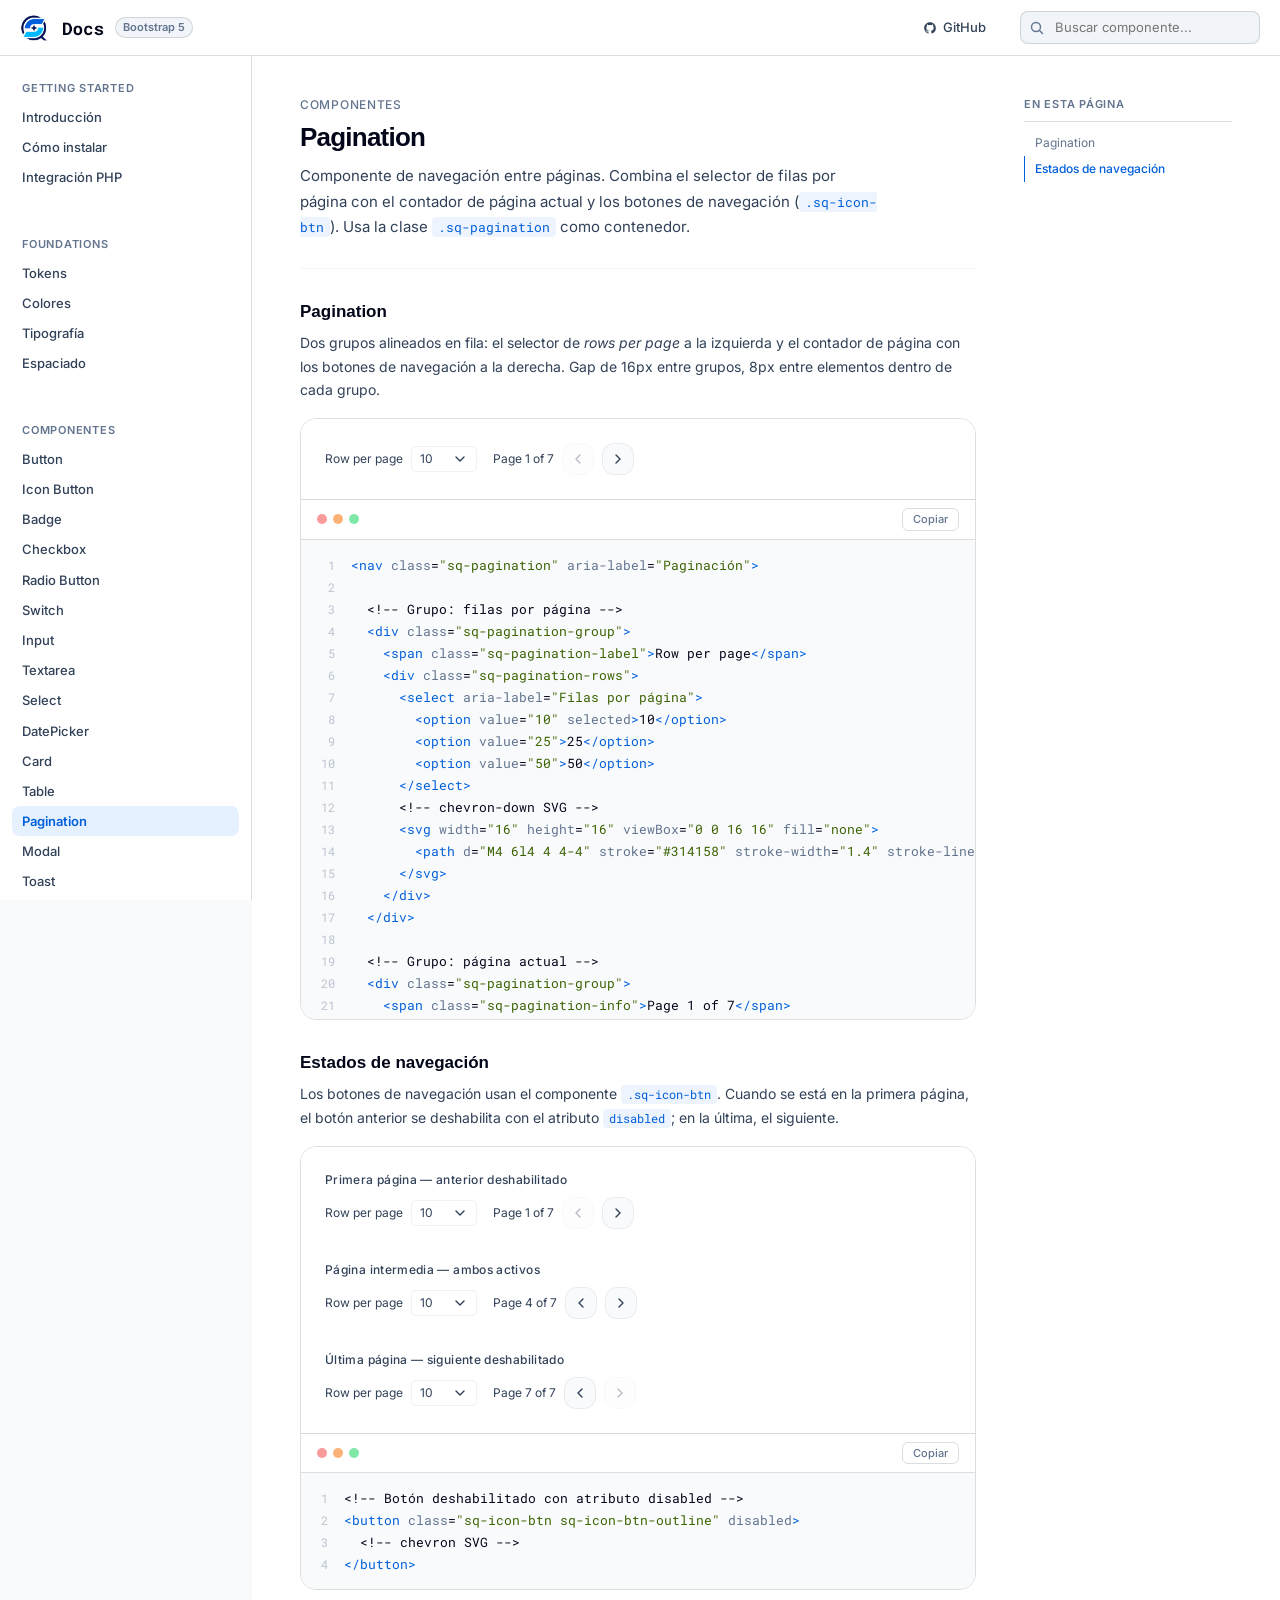
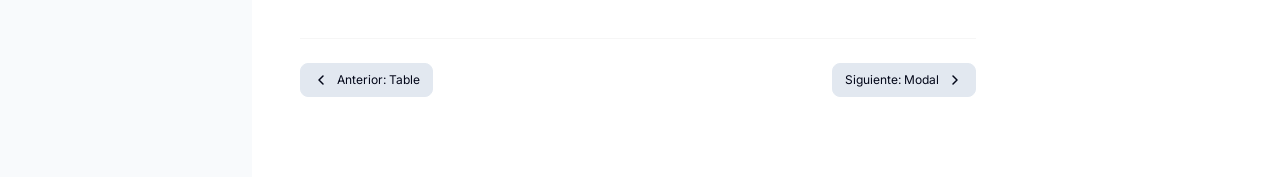
<file: docs/components/pagination.html>
<!DOCTYPE html>
<html lang="es">
<head>
  <meta charset="UTF-8" /><meta name="viewport" content="width=device-width, initial-scale=1.0" />
  <title>Pagination — Squadness Design System</title>
  <link rel="preconnect" href="https://fonts.googleapis.com" />
  <link href="https://fonts.googleapis.com/css2?family=Inter:wght@400;500;600;700&family=Roboto+Mono:wght@400;500&display=swap" rel="stylesheet" />
  <link rel="stylesheet" href="../src/tokens/tokens.css" />
  <link rel="stylesheet" href="https://cdn.jsdelivr.net/npm/bootstrap@5.3.3/dist/css/bootstrap.min.css" />
  <link rel="stylesheet" href="../src/squadness.css" />
  <link rel="stylesheet" href="../assets/docs.css" />
</head>
<body>
<div class="docs-shell">
  <main class="docs-main">
    <article class="docs-article">

      <p class="docs-breadcrumb">Componentes</p>
      <h1 class="docs-title">Pagination</h1>
      <p class="docs-desc">Componente de navegación entre páginas. Combina el selector de filas por página con el contador de página actual y los botones de navegación (<code>.sq-icon-btn</code>). Usa la clase <code>.sq-pagination</code> como contenedor.</p>
      <hr class="docs-divider" />

      <!-- ══ PAGINATION ════════════════════════════════════════════════ -->
      <h2 class="docs-section-title" id="pagination">Pagination</h2>
      <p class="docs-section-desc">Dos grupos alineados en fila: el selector de <em>rows per page</em> a la izquierda y el contador de página con los botones de navegación a la derecha. Gap de 16px entre grupos, 8px entre elementos dentro de cada grupo.</p>

      <div class="docs-example-wrap">
        <div class="docs-example">
          <nav class="sq-pagination" aria-label="Paginación">

            <!-- Grupo: filas por página -->
            <div class="sq-pagination-group">
              <span class="sq-pagination-label">Row per page</span>
              <div class="sq-pagination-rows">
                <select id="rowsPerPage" aria-label="Filas por página">
                  <option value="10" selected>10</option>
                  <option value="25">25</option>
                  <option value="50">50</option>
                </select>
                <svg width="16" height="16" viewBox="0 0 16 16" fill="none" xmlns="http://www.w3.org/2000/svg">
                  <path d="M4 6l4 4 4-4" stroke="currentColor" stroke-width="1.4" stroke-linecap="round" stroke-linejoin="round"/>
                </svg>
              </div>
            </div>

            <!-- Grupo: página actual -->
            <div class="sq-pagination-group">
              <span class="sq-pagination-info" id="pageInfo">Page 1 of 7</span>
              <div class="sq-pagination-nav">
                <button class="sq-icon-btn sq-icon-btn-outline" id="prevBtn" aria-label="Página anterior" disabled>
                  <svg width="16" height="16" viewBox="0 0 16 16" fill="none" xmlns="http://www.w3.org/2000/svg">
                    <path d="M10 12L6 8l4-4" stroke="currentColor" stroke-width="1.4" stroke-linecap="round" stroke-linejoin="round"/>
                  </svg>
                </button>
                <button class="sq-icon-btn sq-icon-btn-outline" id="nextBtn" aria-label="Página siguiente">
                  <svg width="16" height="16" viewBox="0 0 16 16" fill="none" xmlns="http://www.w3.org/2000/svg">
                    <path d="M6 4l4 4-4 4" stroke="currentColor" stroke-width="1.4" stroke-linecap="round" stroke-linejoin="round"/>
                  </svg>
                </button>
              </div>
            </div>

          </nav>
        </div>
        <div class="docs-code-content">
          <div class="docs-code-wrapper">
            <button class="docs-code-copy">Copiar</button>
<pre><span class="tag">&lt;nav</span> <span class="at">class</span>=<span class="str">"sq-pagination"</span> <span class="at">aria-label</span>=<span class="str">"Paginación"</span><span class="tag">&gt;</span>

  <span class="cmt">&lt;!-- Grupo: filas por página --&gt;</span>
  <span class="tag">&lt;div</span> <span class="at">class</span>=<span class="str">"sq-pagination-group"</span><span class="tag">&gt;</span>
    <span class="tag">&lt;span</span> <span class="at">class</span>=<span class="str">"sq-pagination-label"</span><span class="tag">&gt;</span>Row per page<span class="tag">&lt;/span&gt;</span>
    <span class="tag">&lt;div</span> <span class="at">class</span>=<span class="str">"sq-pagination-rows"</span><span class="tag">&gt;</span>
      <span class="tag">&lt;select</span> <span class="at">aria-label</span>=<span class="str">"Filas por página"</span><span class="tag">&gt;</span>
        <span class="tag">&lt;option</span> <span class="at">value</span>=<span class="str">"10"</span> <span class="at">selected</span><span class="tag">&gt;</span>10<span class="tag">&lt;/option&gt;</span>
        <span class="tag">&lt;option</span> <span class="at">value</span>=<span class="str">"25"</span><span class="tag">&gt;</span>25<span class="tag">&lt;/option&gt;</span>
        <span class="tag">&lt;option</span> <span class="at">value</span>=<span class="str">"50"</span><span class="tag">&gt;</span>50<span class="tag">&lt;/option&gt;</span>
      <span class="tag">&lt;/select&gt;</span>
      <span class="cmt">&lt;!-- chevron-down SVG --&gt;</span>
      <span class="tag">&lt;svg</span> <span class="at">width</span>=<span class="str">"16"</span> <span class="at">height</span>=<span class="str">"16"</span> <span class="at">viewBox</span>=<span class="str">"0 0 16 16"</span> <span class="at">fill</span>=<span class="str">"none"</span><span class="tag">&gt;</span>
        <span class="tag">&lt;path</span> <span class="at">d</span>=<span class="str">"M4 6l4 4 4-4"</span> <span class="at">stroke</span>=<span class="str">"#314158"</span> <span class="at">stroke-width</span>=<span class="str">"1.4"</span> <span class="at">stroke-linecap</span>=<span class="str">"round"</span> <span class="at">stroke-linejoin</span>=<span class="str">"round"</span><span class="tag">/&gt;</span>
      <span class="tag">&lt;/svg&gt;</span>
    <span class="tag">&lt;/div&gt;</span>
  <span class="tag">&lt;/div&gt;</span>

  <span class="cmt">&lt;!-- Grupo: página actual --&gt;</span>
  <span class="tag">&lt;div</span> <span class="at">class</span>=<span class="str">"sq-pagination-group"</span><span class="tag">&gt;</span>
    <span class="tag">&lt;span</span> <span class="at">class</span>=<span class="str">"sq-pagination-info"</span><span class="tag">&gt;</span>Page 1 of 7<span class="tag">&lt;/span&gt;</span>
    <span class="tag">&lt;div</span> <span class="at">class</span>=<span class="str">"sq-pagination-nav"</span><span class="tag">&gt;</span>
      <span class="tag">&lt;button</span> <span class="at">class</span>=<span class="str">"sq-icon-btn sq-icon-btn-outline"</span> <span class="at">aria-label</span>=<span class="str">"Página anterior"</span><span class="tag">&gt;</span>
        <span class="cmt">&lt;!-- chevron-left SVG --&gt;</span>
      <span class="tag">&lt;/button&gt;</span>
      <span class="tag">&lt;button</span> <span class="at">class</span>=<span class="str">"sq-icon-btn sq-icon-btn-outline"</span> <span class="at">aria-label</span>=<span class="str">"Página siguiente"</span><span class="tag">&gt;</span>
        <span class="cmt">&lt;!-- chevron-right SVG --&gt;</span>
      <span class="tag">&lt;/button&gt;</span>
    <span class="tag">&lt;/div&gt;</span>
  <span class="tag">&lt;/div&gt;</span>

<span class="tag">&lt;/nav&gt;</span></pre>
          </div>
        </div>
      </div>

      <!-- ══ ESTADOS DE BOTONES ════════════════════════════════════════ -->
      <h2 class="docs-section-title" id="estados">Estados de navegación</h2>
      <p class="docs-section-desc">Los botones de navegación usan el componente <code>.sq-icon-btn</code>. Cuando se está en la primera página, el botón anterior se deshabilita con el atributo <code>disabled</code>; en la última, el siguiente.</p>

      <div class="docs-example-wrap">
        <div class="docs-example" style="gap: 32px; flex-direction: column; align-items: flex-start;">

          <!-- Primera página (prev disabled) -->
          <div style="display:flex; flex-direction:column; gap:8px;">
            <span class="docs-state-label">Primera página — anterior deshabilitado</span>
            <nav class="sq-pagination">
              <div class="sq-pagination-group">
                <span class="sq-pagination-label">Row per page</span>
                <div class="sq-pagination-rows">
                  <select><option>10</option><option>25</option><option>50</option></select>
                  <svg width="16" height="16" viewBox="0 0 16 16" fill="none"><path d="M4 6l4 4 4-4" stroke="currentColor" stroke-width="1.4" stroke-linecap="round" stroke-linejoin="round"/></svg>
                </div>
              </div>
              <div class="sq-pagination-group">
                <span class="sq-pagination-info">Page 1 of 7</span>
                <div class="sq-pagination-nav">
                  <button class="sq-icon-btn sq-icon-btn-outline" disabled aria-label="Página anterior">
                    <svg width="16" height="16" viewBox="0 0 16 16" fill="none"><path d="M10 12L6 8l4-4" stroke="currentColor" stroke-width="1.4" stroke-linecap="round" stroke-linejoin="round"/></svg>
                  </button>
                  <button class="sq-icon-btn sq-icon-btn-outline" aria-label="Página siguiente">
                    <svg width="16" height="16" viewBox="0 0 16 16" fill="none"><path d="M6 4l4 4-4 4" stroke="currentColor" stroke-width="1.4" stroke-linecap="round" stroke-linejoin="round"/></svg>
                  </button>
                </div>
              </div>
            </nav>
          </div>

          <!-- Página intermedia (ambos activos) -->
          <div style="display:flex; flex-direction:column; gap:8px;">
            <span class="docs-state-label">Página intermedia — ambos activos</span>
            <nav class="sq-pagination">
              <div class="sq-pagination-group">
                <span class="sq-pagination-label">Row per page</span>
                <div class="sq-pagination-rows">
                  <select><option>10</option><option>25</option><option>50</option></select>
                  <svg width="16" height="16" viewBox="0 0 16 16" fill="none"><path d="M4 6l4 4 4-4" stroke="currentColor" stroke-width="1.4" stroke-linecap="round" stroke-linejoin="round"/></svg>
                </div>
              </div>
              <div class="sq-pagination-group">
                <span class="sq-pagination-info">Page 4 of 7</span>
                <div class="sq-pagination-nav">
                  <button class="sq-icon-btn sq-icon-btn-outline" aria-label="Página anterior">
                    <svg width="16" height="16" viewBox="0 0 16 16" fill="none"><path d="M10 12L6 8l4-4" stroke="currentColor" stroke-width="1.4" stroke-linecap="round" stroke-linejoin="round"/></svg>
                  </button>
                  <button class="sq-icon-btn sq-icon-btn-outline" aria-label="Página siguiente">
                    <svg width="16" height="16" viewBox="0 0 16 16" fill="none"><path d="M6 4l4 4-4 4" stroke="currentColor" stroke-width="1.4" stroke-linecap="round" stroke-linejoin="round"/></svg>
                  </button>
                </div>
              </div>
            </nav>
          </div>

          <!-- Última página (next disabled) -->
          <div style="display:flex; flex-direction:column; gap:8px;">
            <span class="docs-state-label">Última página — siguiente deshabilitado</span>
            <nav class="sq-pagination">
              <div class="sq-pagination-group">
                <span class="sq-pagination-label">Row per page</span>
                <div class="sq-pagination-rows">
                  <select><option>10</option><option>25</option><option>50</option></select>
                  <svg width="16" height="16" viewBox="0 0 16 16" fill="none"><path d="M4 6l4 4 4-4" stroke="currentColor" stroke-width="1.4" stroke-linecap="round" stroke-linejoin="round"/></svg>
                </div>
              </div>
              <div class="sq-pagination-group">
                <span class="sq-pagination-info">Page 7 of 7</span>
                <div class="sq-pagination-nav">
                  <button class="sq-icon-btn sq-icon-btn-outline" aria-label="Página anterior">
                    <svg width="16" height="16" viewBox="0 0 16 16" fill="none"><path d="M10 12L6 8l4-4" stroke="currentColor" stroke-width="1.4" stroke-linecap="round" stroke-linejoin="round"/></svg>
                  </button>
                  <button class="sq-icon-btn sq-icon-btn-outline" disabled aria-label="Página siguiente">
                    <svg width="16" height="16" viewBox="0 0 16 16" fill="none"><path d="M6 4l4 4-4 4" stroke="currentColor" stroke-width="1.4" stroke-linecap="round" stroke-linejoin="round"/></svg>
                  </button>
                </div>
              </div>
            </nav>
          </div>

        </div>
        <div class="docs-code-content">
          <div class="docs-code-wrapper">
            <button class="docs-code-copy">Copiar</button>
<pre><span class="cmt">&lt;!-- Botón deshabilitado con atributo disabled --&gt;</span>
<span class="tag">&lt;button</span> <span class="at">class</span>=<span class="str">"sq-icon-btn sq-icon-btn-outline"</span> <span class="at">disabled</span><span class="tag">&gt;</span>
  <span class="cmt">&lt;!-- chevron SVG --&gt;</span>
<span class="tag">&lt;/button&gt;</span></pre>
          </div>
        </div>
      </div>

      <!-- ── Navegación entre páginas ── -->
      <div class="docs-page-nav">
        <hr class="docs-page-nav-divider" />
        <div class="docs-page-nav-links">
          <a href="table.html" class="btn btn-secondary btn-sm d-flex align-items-center gap-2">
            <svg width="16" height="16" viewBox="0 0 16 16" fill="none" style="flex-shrink:0;"><path d="M10 12L6 8l4-4" stroke="currentColor" stroke-width="1.5" stroke-linecap="round" stroke-linejoin="round"/></svg>
            Anterior: Table
          </a>
          <a href="modal.html" class="btn btn-secondary btn-sm d-flex align-items-center gap-2">
            Siguiente: Modal
            <svg width="16" height="16" viewBox="0 0 16 16" fill="none" style="flex-shrink:0;"><path d="M6 4l4 4-4 4" stroke="currentColor" stroke-width="1.5" stroke-linecap="round" stroke-linejoin="round"/></svg>
          </a>
        </div>
      </div>

    </article>

    <aside class="docs-toc">
      <p class="docs-toc-title">En esta página</p>
      <nav>
        <a class="docs-toc-link active" href="#pagination">Pagination</a>
        <a class="docs-toc-link" href="#estados">Estados de navegación</a>
      </nav>
    </aside>
  </main>
</div>

<script src="https://cdn.jsdelivr.net/npm/bootstrap@5.3.3/dist/js/bootstrap.bundle.min.js"></script>
<script src="../assets/nav.js"></script>
<script>
  // Demo interactivo del pagination principal
  const totalPages = 7;
  let currentPage = 1;

  const pageInfo  = document.getElementById('pageInfo');
  const prevBtn   = document.getElementById('prevBtn');
  const nextBtn   = document.getElementById('nextBtn');

  function updatePagination() {
    pageInfo.textContent = `Page ${currentPage} of ${totalPages}`;
    prevBtn.disabled = currentPage === 1;
    nextBtn.disabled = currentPage === totalPages;
  }

  prevBtn.addEventListener('click', () => { if (currentPage > 1) { currentPage--; updatePagination(); } });
  nextBtn.addEventListener('click', () => { if (currentPage < totalPages) { currentPage++; updatePagination(); } });

  updatePagination();
</script>
</body>
</html>
</file>
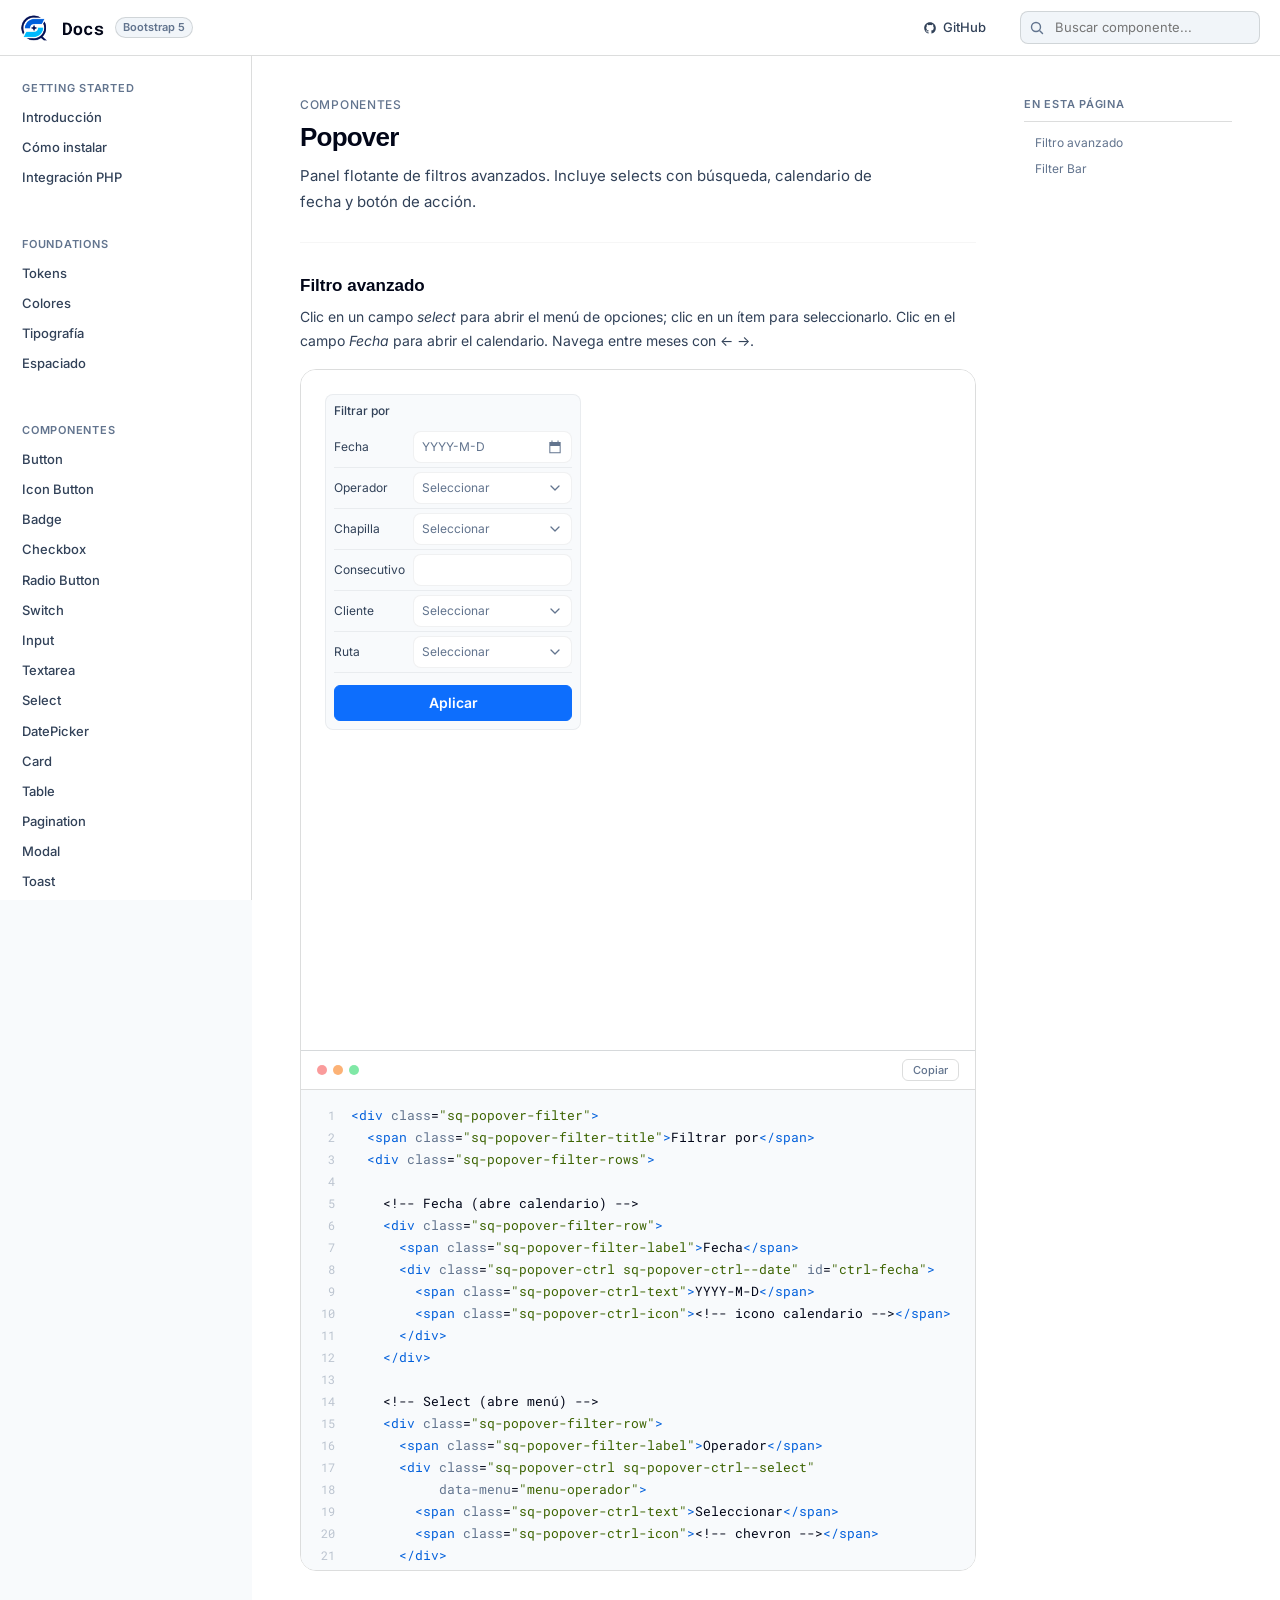
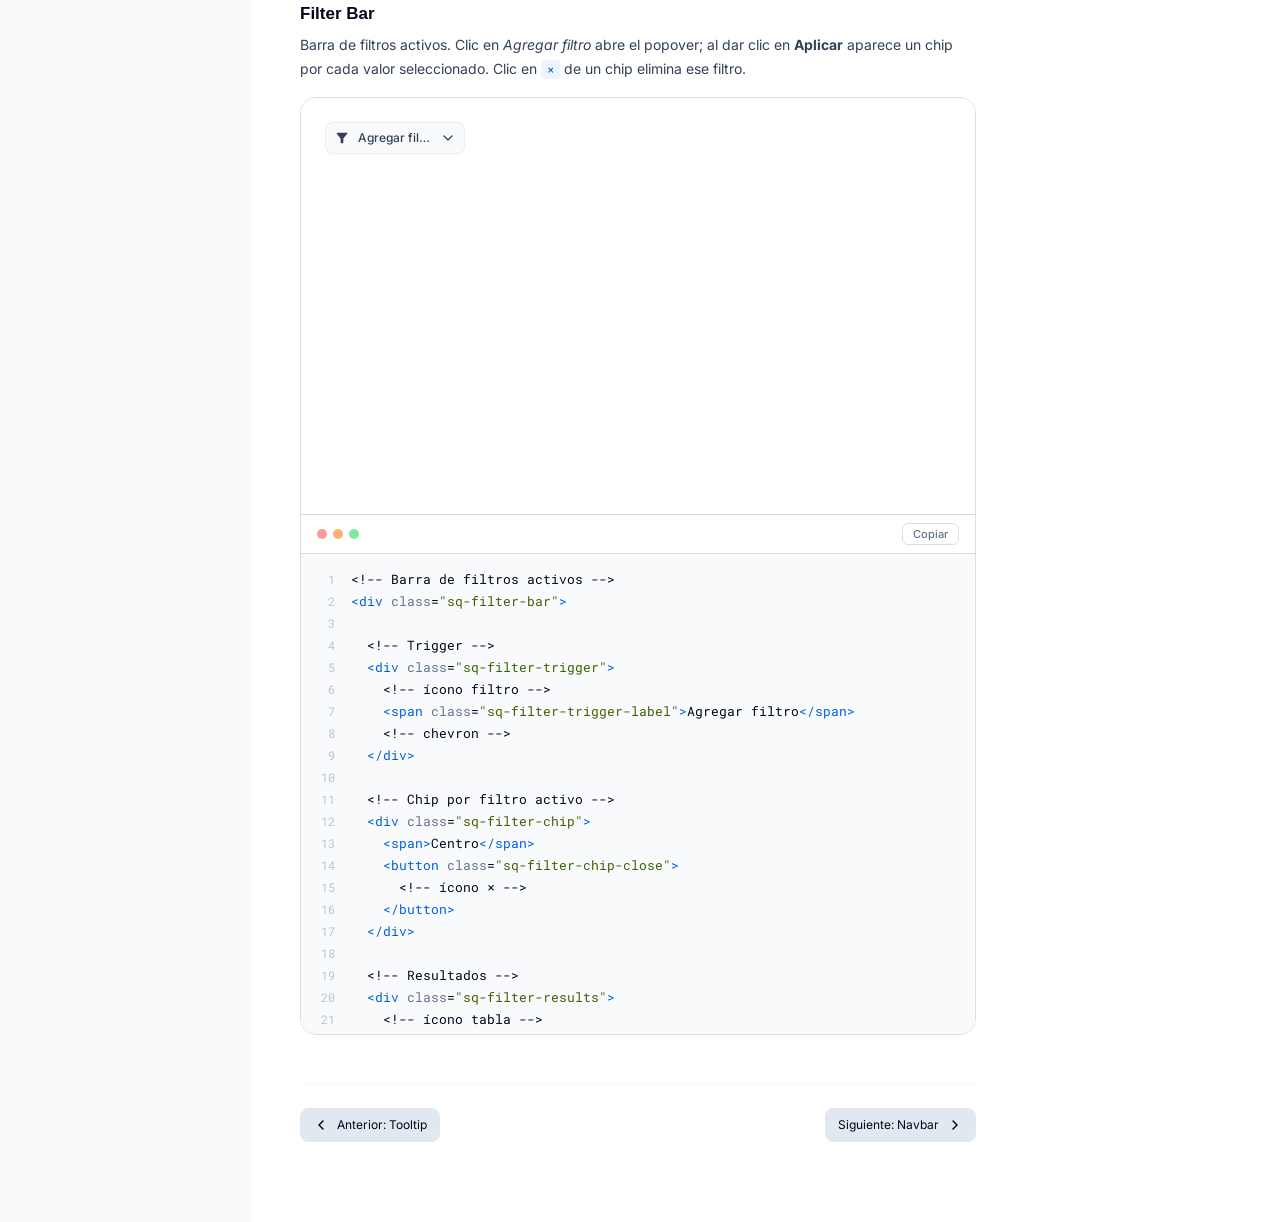
<file: docs/components/popover.html>
<!DOCTYPE html>
<html lang="es">
<head>
  <meta charset="UTF-8" /><meta name="viewport" content="width=device-width, initial-scale=1.0" />
  <title>Popover — Squadness Design System</title>
  <link rel="preconnect" href="https://fonts.googleapis.com" />
  <link href="https://fonts.googleapis.com/css2?family=Inter:wght@400;500;600;700&family=Roboto+Mono:wght@400;500&display=swap" rel="stylesheet" />
  <link rel="stylesheet" href="../src/tokens/tokens.css" />
  <link rel="stylesheet" href="https://cdn.jsdelivr.net/npm/bootstrap@5.3.3/dist/css/bootstrap.min.css" />
  <link rel="stylesheet" href="../src/squadness.css" />
  <link rel="stylesheet" href="../assets/docs.css" />
</head>
<body>
<div class="docs-shell">
  <main class="docs-main">
    <article class="docs-article">

      <p class="docs-breadcrumb">Componentes</p>
      <h1 class="docs-title">Popover</h1>
      <p class="docs-desc">Panel flotante de filtros avanzados. Incluye selects con búsqueda, calendario de fecha y botón de acción.</p>
      <hr class="docs-divider" />

      <!-- ══ FILTRO AVANZADO — INTERACTIVO ══════════════════════════════ -->
      <h2 class="docs-section-title" id="filtro-avanzado">Filtro avanzado</h2>
      <p class="docs-section-desc">
        Clic en un campo <em>select</em> para abrir el menú de opciones; clic en un ítem para seleccionarlo.
        Clic en el campo <em>Fecha</em> para abrir el calendario. Navega entre meses con ← →.
      </p>

      <div class="docs-example-wrap">
        <div class="docs-example" style="align-items:flex-start; padding:24px; padding-bottom:320px;">

          <div class="sq-popover-filter" id="filterMain">
            <span class="sq-popover-filter-title">Filtrar por</span>
            <div class="sq-popover-filter-rows">

              <!-- Fecha -->
              <div class="sq-popover-filter-row" id="row-fecha">
                <span class="sq-popover-filter-label">Fecha</span>
                <div class="sq-popover-ctrl sq-popover-ctrl--date" id="ctrl-fecha">
                  <span class="sq-popover-ctrl-text" id="fecha-text">YYYY-M-D</span>
                  <span class="sq-popover-ctrl-icon">
                    <svg width="16" height="16" viewBox="0 0 16 16" fill="none">
                      <path d="M2.33325 14.343V3.00965H4.46142V1.59949H5.48709V3.00965H10.5384V1.59949H11.5384V3.00965H13.6666V14.343H2.33325ZM3.33325 13.343H12.6666V6.88149H3.33325V13.343Z" fill="currentColor"/>
                    </svg>
                  </span>
                </div>
              </div>

              <!-- Operador -->
              <div class="sq-popover-filter-row">
                <span class="sq-popover-filter-label">Operador</span>
                <div class="sq-popover-ctrl sq-popover-ctrl--select" data-menu="menu-main-operador">
                  <span class="sq-popover-ctrl-text">Seleccionar</span>
                  <span class="sq-popover-ctrl-icon">
                    <svg width="16" height="16" viewBox="0 0 16 16" fill="none">
                      <path d="M4 6l4 4 4-4" stroke="currentColor" stroke-width="1.25" stroke-linecap="round" stroke-linejoin="round"/>
                    </svg>
                  </span>
                </div>
              </div>

              <!-- Chapilla -->
              <div class="sq-popover-filter-row">
                <span class="sq-popover-filter-label">Chapilla</span>
                <div class="sq-popover-ctrl sq-popover-ctrl--select" data-menu="menu-main-chapilla">
                  <span class="sq-popover-ctrl-text">Seleccionar</span>
                  <span class="sq-popover-ctrl-icon">
                    <svg width="16" height="16" viewBox="0 0 16 16" fill="none">
                      <path d="M4 6l4 4 4-4" stroke="currentColor" stroke-width="1.25" stroke-linecap="round" stroke-linejoin="round"/>
                    </svg>
                  </span>
                </div>
              </div>

              <!-- Consecutivo -->
              <div class="sq-popover-filter-row">
                <span class="sq-popover-filter-label">Consecutivo</span>
                <div class="sq-popover-ctrl sq-popover-ctrl--text">
                  <input class="sq-popover-ctrl-input" type="text" placeholder="" />
                </div>
              </div>

              <!-- Cliente -->
              <div class="sq-popover-filter-row">
                <span class="sq-popover-filter-label">Cliente</span>
                <div class="sq-popover-ctrl sq-popover-ctrl--select" data-menu="menu-main-cliente">
                  <span class="sq-popover-ctrl-text">Seleccionar</span>
                  <span class="sq-popover-ctrl-icon">
                    <svg width="16" height="16" viewBox="0 0 16 16" fill="none">
                      <path d="M4 6l4 4 4-4" stroke="currentColor" stroke-width="1.25" stroke-linecap="round" stroke-linejoin="round"/>
                    </svg>
                  </span>
                </div>
              </div>

              <!-- Ruta -->
              <div class="sq-popover-filter-row">
                <span class="sq-popover-filter-label">Ruta</span>
                <div class="sq-popover-ctrl sq-popover-ctrl--select" data-menu="menu-main-ruta">
                  <span class="sq-popover-ctrl-text">Seleccionar</span>
                  <span class="sq-popover-ctrl-icon">
                    <svg width="16" height="16" viewBox="0 0 16 16" fill="none">
                      <path d="M4 6l4 4 4-4" stroke="currentColor" stroke-width="1.25" stroke-linecap="round" stroke-linejoin="round"/>
                    </svg>
                  </span>
                </div>
              </div>

            </div>

            <button class="btn btn-primary w-100" style="height:36px;font-size:14px;font-weight:600;">Aplicar</button>

            <!-- ── Calendario de fecha ── -->
            <div class="sq-datepicker-panel" id="datepicker-main" style="left:89px;">
              <div class="sq-datepicker-header">
                <button class="sq-datepicker-nav sq-datepicker-nav--prev" id="dp-prev">
                  <svg width="16" height="16" viewBox="0 0 16 16" fill="none">
                    <path d="M10 12L6 8l4-4" stroke="currentColor" stroke-width="1.5" stroke-linecap="round" stroke-linejoin="round"/>
                  </svg>
                </button>
                <span class="sq-datepicker-month-label" id="dp-month-label">Junio 2026</span>
                <button class="sq-datepicker-nav sq-datepicker-nav--next" id="dp-next">
                  <svg width="16" height="16" viewBox="0 0 16 16" fill="none">
                    <path d="M6 12l4-4-4-4" stroke="currentColor" stroke-width="1.5" stroke-linecap="round" stroke-linejoin="round"/>
                  </svg>
                </button>
              </div>
              <div class="sq-datepicker-grid" id="dp-grid">
                <!-- Generado por JS -->
              </div>
            </div>

            <!-- ── Menús de selects ── -->
            <div class="sq-popover-menu" id="menu-main-operador">
              <div class="sq-popover-menu-inner">
                <div class="sq-popover-menu-search">
                  <span style="color:var(--sq-text-subtlest);display:flex;flex-shrink:0;">
                    <svg width="16" height="16" viewBox="0 0 16 16" fill="none">
                      <circle cx="7" cy="7" r="4" stroke="currentColor" stroke-width="1.25"/>
                      <path d="M10.5 10.5L13 13" stroke="currentColor" stroke-width="1.25" stroke-linecap="round"/>
                    </svg>
                  </span>
                  <input class="sq-popover-menu-search-input" placeholder="Buscar" />
                </div>
                <div class="sq-popover-menu-list">
                  <div class="sq-popover-menu-item">Hernández García</div>
                  <div class="sq-popover-menu-item">González Pérez</div>
                  <div class="sq-popover-menu-item">Martínez López</div>
                  <div class="sq-popover-menu-item">Rodríguez Torres</div>
                  <div class="sq-popover-menu-item">López Ramírez</div>
                </div>
              </div>
              <div class="sq-popover-menu-scrollbar"><div class="sq-popover-menu-scrollbar-thumb"></div></div>
            </div>

            <div class="sq-popover-menu" id="menu-main-chapilla">
              <div class="sq-popover-menu-inner">
                <div class="sq-popover-menu-search">
                  <span style="color:var(--sq-text-subtlest);display:flex;flex-shrink:0;">
                    <svg width="16" height="16" viewBox="0 0 16 16" fill="none">
                      <circle cx="7" cy="7" r="4" stroke="currentColor" stroke-width="1.25"/>
                      <path d="M10.5 10.5L13 13" stroke="currentColor" stroke-width="1.25" stroke-linecap="round"/>
                    </svg>
                  </span>
                  <input class="sq-popover-menu-search-input" placeholder="Buscar" />
                </div>
                <div class="sq-popover-menu-list">
                  <div class="sq-popover-menu-item">CH-001</div>
                  <div class="sq-popover-menu-item">CH-002</div>
                  <div class="sq-popover-menu-item">CH-003</div>
                  <div class="sq-popover-menu-item">CH-004</div>
                  <div class="sq-popover-menu-item">CH-005</div>
                </div>
              </div>
              <div class="sq-popover-menu-scrollbar"><div class="sq-popover-menu-scrollbar-thumb"></div></div>
            </div>

            <div class="sq-popover-menu" id="menu-main-cliente">
              <div class="sq-popover-menu-inner">
                <div class="sq-popover-menu-search">
                  <span style="color:var(--sq-text-subtlest);display:flex;flex-shrink:0;">
                    <svg width="16" height="16" viewBox="0 0 16 16" fill="none">
                      <circle cx="7" cy="7" r="4" stroke="currentColor" stroke-width="1.25"/>
                      <path d="M10.5 10.5L13 13" stroke="currentColor" stroke-width="1.25" stroke-linecap="round"/>
                    </svg>
                  </span>
                  <input class="sq-popover-menu-search-input" placeholder="Buscar" />
                </div>
                <div class="sq-popover-menu-list">
                  <div class="sq-popover-menu-item">ACME Corp</div>
                  <div class="sq-popover-menu-item">Grupo Norte</div>
                  <div class="sq-popover-menu-item">Distribuidora Sur</div>
                  <div class="sq-popover-menu-item">Logística Express</div>
                  <div class="sq-popover-menu-item">Trans Rápido</div>
                </div>
              </div>
              <div class="sq-popover-menu-scrollbar"><div class="sq-popover-menu-scrollbar-thumb"></div></div>
            </div>

            <div class="sq-popover-menu" id="menu-main-ruta">
              <div class="sq-popover-menu-inner">
                <div class="sq-popover-menu-search">
                  <span style="color:var(--sq-text-subtlest);display:flex;flex-shrink:0;">
                    <svg width="16" height="16" viewBox="0 0 16 16" fill="none">
                      <circle cx="7" cy="7" r="4" stroke="currentColor" stroke-width="1.25"/>
                      <path d="M10.5 10.5L13 13" stroke="currentColor" stroke-width="1.25" stroke-linecap="round"/>
                    </svg>
                  </span>
                  <input class="sq-popover-menu-search-input" placeholder="Buscar" />
                </div>
                <div class="sq-popover-menu-list">
                  <div class="sq-popover-menu-item">Ruta 01 — Norte</div>
                  <div class="sq-popover-menu-item">Ruta 02 — Sur</div>
                  <div class="sq-popover-menu-item">Ruta 03 — Centro</div>
                  <div class="sq-popover-menu-item">Ruta 04 — Este</div>
                  <div class="sq-popover-menu-item">Ruta 05 — Oeste</div>
                </div>
              </div>
              <div class="sq-popover-menu-scrollbar"><div class="sq-popover-menu-scrollbar-thumb"></div></div>
            </div>

          </div><!-- /sq-popover-filter -->
        </div><!-- /docs-example -->

        <div class="docs-code-content">
          <div class="docs-code-wrapper">
            <button class="docs-code-copy">Copiar</button>
<pre><span class="tag">&lt;div</span> <span class="at">class</span>=<span class="str">"sq-popover-filter"</span><span class="tag">&gt;</span>
  <span class="tag">&lt;span</span> <span class="at">class</span>=<span class="str">"sq-popover-filter-title"</span><span class="tag">&gt;</span>Filtrar por<span class="tag">&lt;/span&gt;</span>
  <span class="tag">&lt;div</span> <span class="at">class</span>=<span class="str">"sq-popover-filter-rows"</span><span class="tag">&gt;</span>

    <span class="cmt">&lt;!-- Fecha (abre calendario) --&gt;</span>
    <span class="tag">&lt;div</span> <span class="at">class</span>=<span class="str">"sq-popover-filter-row"</span><span class="tag">&gt;</span>
      <span class="tag">&lt;span</span> <span class="at">class</span>=<span class="str">"sq-popover-filter-label"</span><span class="tag">&gt;</span>Fecha<span class="tag">&lt;/span&gt;</span>
      <span class="tag">&lt;div</span> <span class="at">class</span>=<span class="str">"sq-popover-ctrl sq-popover-ctrl--date"</span> <span class="at">id</span>=<span class="str">"ctrl-fecha"</span><span class="tag">&gt;</span>
        <span class="tag">&lt;span</span> <span class="at">class</span>=<span class="str">"sq-popover-ctrl-text"</span><span class="tag">&gt;</span>YYYY-M-D<span class="tag">&lt;/span&gt;</span>
        <span class="tag">&lt;span</span> <span class="at">class</span>=<span class="str">"sq-popover-ctrl-icon"</span><span class="tag">&gt;</span><span class="cmt">&lt;!-- icono calendario --&gt;</span><span class="tag">&lt;/span&gt;</span>
      <span class="tag">&lt;/div&gt;</span>
    <span class="tag">&lt;/div&gt;</span>

    <span class="cmt">&lt;!-- Select (abre menú) --&gt;</span>
    <span class="tag">&lt;div</span> <span class="at">class</span>=<span class="str">"sq-popover-filter-row"</span><span class="tag">&gt;</span>
      <span class="tag">&lt;span</span> <span class="at">class</span>=<span class="str">"sq-popover-filter-label"</span><span class="tag">&gt;</span>Operador<span class="tag">&lt;/span&gt;</span>
      <span class="tag">&lt;div</span> <span class="at">class</span>=<span class="str">"sq-popover-ctrl sq-popover-ctrl--select"</span>
           <span class="at">data-menu</span>=<span class="str">"menu-operador"</span><span class="tag">&gt;</span>
        <span class="tag">&lt;span</span> <span class="at">class</span>=<span class="str">"sq-popover-ctrl-text"</span><span class="tag">&gt;</span>Seleccionar<span class="tag">&lt;/span&gt;</span>
        <span class="tag">&lt;span</span> <span class="at">class</span>=<span class="str">"sq-popover-ctrl-icon"</span><span class="tag">&gt;</span><span class="cmt">&lt;!-- chevron --&gt;</span><span class="tag">&lt;/span&gt;</span>
      <span class="tag">&lt;/div&gt;</span>
    <span class="tag">&lt;/div&gt;</span>

    <span class="cmt">&lt;!-- Text --&gt;</span>
    <span class="tag">&lt;div</span> <span class="at">class</span>=<span class="str">"sq-popover-filter-row"</span><span class="tag">&gt;</span>
      <span class="tag">&lt;span</span> <span class="at">class</span>=<span class="str">"sq-popover-filter-label"</span><span class="tag">&gt;</span>Consecutivo<span class="tag">&lt;/span&gt;</span>
      <span class="tag">&lt;div</span> <span class="at">class</span>=<span class="str">"sq-popover-ctrl sq-popover-ctrl--text"</span><span class="tag">&gt;</span>
        <span class="tag">&lt;input</span> <span class="at">class</span>=<span class="str">"sq-popover-ctrl-input"</span> <span class="at">type</span>=<span class="str">"text"</span> <span class="tag">/&gt;</span>
      <span class="tag">&lt;/div&gt;</span>
    <span class="tag">&lt;/div&gt;</span>

  <span class="tag">&lt;/div&gt;</span>

  <span class="tag">&lt;button</span> <span class="at">class</span>=<span class="str">"btn btn-primary w-100"</span><span class="tag">&gt;</span>Aplicar<span class="tag">&lt;/button&gt;</span>

  <span class="cmt">&lt;!-- Calendario --&gt;</span>
  <span class="tag">&lt;div</span> <span class="at">class</span>=<span class="str">"sq-datepicker-panel"</span> <span class="at">id</span>=<span class="str">"datepicker"</span><span class="tag">&gt;</span>
    <span class="tag">&lt;div</span> <span class="at">class</span>=<span class="str">"sq-datepicker-header"</span><span class="tag">&gt;</span>
      <span class="tag">&lt;button</span> <span class="at">class</span>=<span class="str">"sq-datepicker-nav sq-datepicker-nav--prev"</span><span class="tag">&gt;</span><span class="cmt">&lt;!-- ← --&gt;</span><span class="tag">&lt;/button&gt;</span>
      <span class="tag">&lt;span</span> <span class="at">class</span>=<span class="str">"sq-datepicker-month-label"</span><span class="tag">&gt;</span>Junio 2026<span class="tag">&lt;/span&gt;</span>
      <span class="tag">&lt;button</span> <span class="at">class</span>=<span class="str">"sq-datepicker-nav sq-datepicker-nav--next"</span><span class="tag">&gt;</span><span class="cmt">&lt;!-- → --&gt;</span><span class="tag">&lt;/button&gt;</span>
    <span class="tag">&lt;/div&gt;</span>
    <span class="tag">&lt;div</span> <span class="at">class</span>=<span class="str">"sq-datepicker-grid"</span><span class="tag">&gt;</span><span class="cmt">&lt;!-- generado por JS --&gt;</span><span class="tag">&lt;/div&gt;</span>
  <span class="tag">&lt;/div&gt;</span>

  <span class="cmt">&lt;!-- Menú select --&gt;</span>
  <span class="tag">&lt;div</span> <span class="at">class</span>=<span class="str">"sq-popover-menu"</span> <span class="at">id</span>=<span class="str">"menu-operador"</span><span class="tag">&gt;</span>
    <span class="tag">&lt;div</span> <span class="at">class</span>=<span class="str">"sq-popover-menu-inner"</span><span class="tag">&gt;</span>
      <span class="tag">&lt;div</span> <span class="at">class</span>=<span class="str">"sq-popover-menu-search"</span><span class="tag">&gt;</span>
        <span class="cmt">&lt;!-- icono search --&gt;</span>
        <span class="tag">&lt;input</span> <span class="at">class</span>=<span class="str">"sq-popover-menu-search-input"</span> <span class="at">placeholder</span>=<span class="str">"Buscar"</span> <span class="tag">/&gt;</span>
      <span class="tag">&lt;/div&gt;</span>
      <span class="tag">&lt;div</span> <span class="at">class</span>=<span class="str">"sq-popover-menu-list"</span><span class="tag">&gt;</span>
        <span class="tag">&lt;div</span> <span class="at">class</span>=<span class="str">"sq-popover-menu-item"</span><span class="tag">&gt;</span>Hernández<span class="tag">&lt;/div&gt;</span>
        <span class="tag">&lt;div</span> <span class="at">class</span>=<span class="str">"sq-popover-menu-item active"</span><span class="tag">&gt;</span>González<span class="tag">&lt;/div&gt;</span>
        <span class="tag">&lt;div</span> <span class="at">class</span>=<span class="str">"sq-popover-menu-item"</span><span class="tag">&gt;</span>Martínez<span class="tag">&lt;/div&gt;</span>
      <span class="tag">&lt;/div&gt;</span>
    <span class="tag">&lt;/div&gt;</span>
    <span class="tag">&lt;div</span> <span class="at">class</span>=<span class="str">"sq-popover-menu-scrollbar"</span><span class="tag">&gt;</span>
      <span class="tag">&lt;div</span> <span class="at">class</span>=<span class="str">"sq-popover-menu-scrollbar-thumb"</span><span class="tag">&gt;&lt;/div&gt;</span>
    <span class="tag">&lt;/div&gt;</span>
  <span class="tag">&lt;/div&gt;</span>
<span class="tag">&lt;/div&gt;</span></pre>
          </div>
        </div>
      </div>

      <!-- ══ FILTER BAR ════════════════════════════════════════════════ -->
      <h2 class="docs-section-title" id="filter-bar">Filter Bar</h2>
      <p class="docs-section-desc">
        Barra de filtros activos. Clic en <em>Agregar filtro</em> abre el popover; al dar clic en
        <strong>Aplicar</strong> aparece un chip por cada valor seleccionado. Clic en
        <code>×</code> de un chip elimina ese filtro.
      </p>

      <div class="docs-example-wrap">
        <div class="docs-example" style="align-items:flex-start; padding:24px; padding-bottom:360px;">

          <!-- Wrap con position:relative para anclar el popover -->
          <div style="position:relative; width:100%;" id="fb2Wrap">

            <!-- ── Barra ── -->
            <div class="sq-filter-bar" id="fb2Bar">
              <div class="sq-filter-trigger" id="fb2Trigger">
                <svg width="16" height="16" viewBox="0 0 24 24" fill="currentColor" style="flex-shrink:0;">
                  <path d="M4.25 5.61C6.27 8.2 10 13 10 13v6c0 .55.45 1 1 1h2c.55 0 1-.45 1-1v-6s3.72-4.8 5.74-7.39C20.25 4.95 19.78 4 18.95 4H5.04C4.21 4 3.74 4.95 4.25 5.61z"/>
                </svg>
                <span class="sq-filter-trigger-label">Agregar filtro</span>
                <svg width="16" height="16" viewBox="0 0 16 16" fill="none" style="flex-shrink:0;">
                  <path d="M4 6l4 4 4-4" stroke="currentColor" stroke-width="1.25" stroke-linecap="round" stroke-linejoin="round"/>
                </svg>
              </div>
              <!-- chips se inyectan aquí por JS -->
              <div class="sq-filter-results" id="fb2Results" style="display:none;">
                <svg width="16" height="16" viewBox="0 0 16 16" fill="none" style="flex-shrink:0;">
                  <path d="M3 4h10M3 8h7M3 12h4" stroke="currentColor" stroke-width="1.25" stroke-linecap="round"/>
                </svg>
                <span id="fb2ResultsCount">25 resultados</span>
              </div>
            </div>

            <!-- ── Popover (se abre al clic en trigger) ── -->
            <div class="sq-popover-filter" id="fb2Popover" style="display:none; position:absolute; top:40px; left:0; z-index:200;">
              <span class="sq-popover-filter-title">Filtrar por</span>
              <div class="sq-popover-filter-rows">

                <!-- Fecha -->
                <div class="sq-popover-filter-row" id="fb2-row-fecha" data-filter-key="fecha">
                  <span class="sq-popover-filter-label">Fecha</span>
                  <div class="sq-popover-ctrl sq-popover-ctrl--date" id="fb2-ctrl-fecha">
                    <span class="sq-popover-ctrl-text" id="fb2-fecha-text">YYYY-M-D</span>
                    <span class="sq-popover-ctrl-icon">
                      <svg width="16" height="16" viewBox="0 0 16 16" fill="none">
                        <path d="M2.33325 14.343V3.00965H4.46142V1.59949H5.48709V3.00965H10.5384V1.59949H11.5384V3.00965H13.6666V14.343H2.33325ZM3.33325 13.343H12.6666V6.88149H3.33325V13.343Z" fill="currentColor"/>
                      </svg>
                    </span>
                  </div>
                </div>

                <!-- Operador -->
                <div class="sq-popover-filter-row" data-filter-key="operador">
                  <span class="sq-popover-filter-label">Operador</span>
                  <div class="sq-popover-ctrl sq-popover-ctrl--select" data-menu="fb2-menu-operador">
                    <span class="sq-popover-ctrl-text">Seleccionar</span>
                    <span class="sq-popover-ctrl-icon">
                      <svg width="16" height="16" viewBox="0 0 16 16" fill="none">
                        <path d="M4 6l4 4 4-4" stroke="currentColor" stroke-width="1.25" stroke-linecap="round" stroke-linejoin="round"/>
                      </svg>
                    </span>
                  </div>
                </div>

                <!-- Chapilla -->
                <div class="sq-popover-filter-row" data-filter-key="chapilla">
                  <span class="sq-popover-filter-label">Chapilla</span>
                  <div class="sq-popover-ctrl sq-popover-ctrl--select" data-menu="fb2-menu-chapilla">
                    <span class="sq-popover-ctrl-text">Seleccionar</span>
                    <span class="sq-popover-ctrl-icon">
                      <svg width="16" height="16" viewBox="0 0 16 16" fill="none">
                        <path d="M4 6l4 4 4-4" stroke="currentColor" stroke-width="1.25" stroke-linecap="round" stroke-linejoin="round"/>
                      </svg>
                    </span>
                  </div>
                </div>

                <!-- Consecutivo -->
                <div class="sq-popover-filter-row" data-filter-key="consecutivo">
                  <span class="sq-popover-filter-label">Consecutivo</span>
                  <div class="sq-popover-ctrl sq-popover-ctrl--text">
                    <input class="sq-popover-ctrl-input" type="text" placeholder="" />
                  </div>
                </div>

                <!-- Cliente -->
                <div class="sq-popover-filter-row" data-filter-key="cliente">
                  <span class="sq-popover-filter-label">Cliente</span>
                  <div class="sq-popover-ctrl sq-popover-ctrl--select" data-menu="fb2-menu-cliente">
                    <span class="sq-popover-ctrl-text">Seleccionar</span>
                    <span class="sq-popover-ctrl-icon">
                      <svg width="16" height="16" viewBox="0 0 16 16" fill="none">
                        <path d="M4 6l4 4 4-4" stroke="currentColor" stroke-width="1.25" stroke-linecap="round" stroke-linejoin="round"/>
                      </svg>
                    </span>
                  </div>
                </div>

                <!-- Ruta -->
                <div class="sq-popover-filter-row" data-filter-key="ruta">
                  <span class="sq-popover-filter-label">Ruta</span>
                  <div class="sq-popover-ctrl sq-popover-ctrl--select" data-menu="fb2-menu-ruta">
                    <span class="sq-popover-ctrl-text">Seleccionar</span>
                    <span class="sq-popover-ctrl-icon">
                      <svg width="16" height="16" viewBox="0 0 16 16" fill="none">
                        <path d="M4 6l4 4 4-4" stroke="currentColor" stroke-width="1.25" stroke-linecap="round" stroke-linejoin="round"/>
                      </svg>
                    </span>
                  </div>
                </div>

              </div>

              <button class="btn btn-primary w-100" id="fb2Apply" style="height:36px;font-size:14px;font-weight:600;">Aplicar</button>

              <!-- Datepicker -->
              <div class="sq-datepicker-panel" id="fb2-datepicker" style="left:89px;">
                <div class="sq-datepicker-header">
                  <button class="sq-datepicker-nav sq-datepicker-nav--prev" id="fb2-dp-prev">
                    <svg width="16" height="16" viewBox="0 0 16 16" fill="none">
                      <path d="M10 12L6 8l4-4" stroke="currentColor" stroke-width="1.5" stroke-linecap="round" stroke-linejoin="round"/>
                    </svg>
                  </button>
                  <span class="sq-datepicker-month-label" id="fb2-dp-month-label">Junio 2026</span>
                  <button class="sq-datepicker-nav sq-datepicker-nav--next" id="fb2-dp-next">
                    <svg width="16" height="16" viewBox="0 0 16 16" fill="none">
                      <path d="M6 12l4-4-4-4" stroke="currentColor" stroke-width="1.5" stroke-linecap="round" stroke-linejoin="round"/>
                    </svg>
                  </button>
                </div>
                <div class="sq-datepicker-grid" id="fb2-dp-grid"></div>
              </div>

              <!-- Menús -->
              <div class="sq-popover-menu" id="fb2-menu-operador">
                <div class="sq-popover-menu-inner">
                  <div class="sq-popover-menu-search">
                    <span style="color:var(--sq-text-subtlest);display:flex;flex-shrink:0;">
                      <svg width="16" height="16" viewBox="0 0 16 16" fill="none">
                        <circle cx="7" cy="7" r="4" stroke="currentColor" stroke-width="1.25"/>
                        <path d="M10.5 10.5L13 13" stroke="currentColor" stroke-width="1.25" stroke-linecap="round"/>
                      </svg>
                    </span>
                    <input class="sq-popover-menu-search-input" placeholder="Buscar" />
                  </div>
                  <div class="sq-popover-menu-list">
                    <div class="sq-popover-menu-item">Hernández García</div>
                    <div class="sq-popover-menu-item">González Pérez</div>
                    <div class="sq-popover-menu-item">Martínez López</div>
                    <div class="sq-popover-menu-item">Rodríguez Torres</div>
                    <div class="sq-popover-menu-item">López Ramírez</div>
                  </div>
                </div>
                <div class="sq-popover-menu-scrollbar"><div class="sq-popover-menu-scrollbar-thumb"></div></div>
              </div>

              <div class="sq-popover-menu" id="fb2-menu-chapilla">
                <div class="sq-popover-menu-inner">
                  <div class="sq-popover-menu-search">
                    <span style="color:var(--sq-text-subtlest);display:flex;flex-shrink:0;">
                      <svg width="16" height="16" viewBox="0 0 16 16" fill="none">
                        <circle cx="7" cy="7" r="4" stroke="currentColor" stroke-width="1.25"/>
                        <path d="M10.5 10.5L13 13" stroke="currentColor" stroke-width="1.25" stroke-linecap="round"/>
                      </svg>
                    </span>
                    <input class="sq-popover-menu-search-input" placeholder="Buscar" />
                  </div>
                  <div class="sq-popover-menu-list">
                    <div class="sq-popover-menu-item">CH-001</div>
                    <div class="sq-popover-menu-item">CH-002</div>
                    <div class="sq-popover-menu-item">CH-003</div>
                    <div class="sq-popover-menu-item">CH-004</div>
                    <div class="sq-popover-menu-item">CH-005</div>
                  </div>
                </div>
                <div class="sq-popover-menu-scrollbar"><div class="sq-popover-menu-scrollbar-thumb"></div></div>
              </div>

              <div class="sq-popover-menu" id="fb2-menu-cliente">
                <div class="sq-popover-menu-inner">
                  <div class="sq-popover-menu-search">
                    <span style="color:var(--sq-text-subtlest);display:flex;flex-shrink:0;">
                      <svg width="16" height="16" viewBox="0 0 16 16" fill="none">
                        <circle cx="7" cy="7" r="4" stroke="currentColor" stroke-width="1.25"/>
                        <path d="M10.5 10.5L13 13" stroke="currentColor" stroke-width="1.25" stroke-linecap="round"/>
                      </svg>
                    </span>
                    <input class="sq-popover-menu-search-input" placeholder="Buscar" />
                  </div>
                  <div class="sq-popover-menu-list">
                    <div class="sq-popover-menu-item">ACME Corp</div>
                    <div class="sq-popover-menu-item">Grupo Norte</div>
                    <div class="sq-popover-menu-item">Distribuidora Sur</div>
                    <div class="sq-popover-menu-item">Logística Express</div>
                    <div class="sq-popover-menu-item">Trans Rápido</div>
                  </div>
                </div>
                <div class="sq-popover-menu-scrollbar"><div class="sq-popover-menu-scrollbar-thumb"></div></div>
              </div>

              <div class="sq-popover-menu" id="fb2-menu-ruta">
                <div class="sq-popover-menu-inner">
                  <div class="sq-popover-menu-search">
                    <span style="color:var(--sq-text-subtlest);display:flex;flex-shrink:0;">
                      <svg width="16" height="16" viewBox="0 0 16 16" fill="none">
                        <circle cx="7" cy="7" r="4" stroke="currentColor" stroke-width="1.25"/>
                        <path d="M10.5 10.5L13 13" stroke="currentColor" stroke-width="1.25" stroke-linecap="round"/>
                      </svg>
                    </span>
                    <input class="sq-popover-menu-search-input" placeholder="Buscar" />
                  </div>
                  <div class="sq-popover-menu-list">
                    <div class="sq-popover-menu-item">Ruta 01 — Norte</div>
                    <div class="sq-popover-menu-item">Ruta 02 — Sur</div>
                    <div class="sq-popover-menu-item">Ruta 03 — Centro</div>
                    <div class="sq-popover-menu-item">Ruta 04 — Este</div>
                    <div class="sq-popover-menu-item">Ruta 05 — Oeste</div>
                  </div>
                </div>
                <div class="sq-popover-menu-scrollbar"><div class="sq-popover-menu-scrollbar-thumb"></div></div>
              </div>

            </div><!-- /fb2Popover -->
          </div><!-- /fb2Wrap -->
        </div><!-- /docs-example -->

        <div class="docs-code-content">
          <div class="docs-code-wrapper">
            <button class="docs-code-copy">Copiar</button>
<pre><span class="cmt">&lt;!-- Barra de filtros activos --&gt;</span>
<span class="tag">&lt;div</span> <span class="at">class</span>=<span class="str">"sq-filter-bar"</span><span class="tag">&gt;</span>

  <span class="cmt">&lt;!-- Trigger --&gt;</span>
  <span class="tag">&lt;div</span> <span class="at">class</span>=<span class="str">"sq-filter-trigger"</span><span class="tag">&gt;</span>
    <span class="cmt">&lt;!-- ícono filtro --&gt;</span>
    <span class="tag">&lt;span</span> <span class="at">class</span>=<span class="str">"sq-filter-trigger-label"</span><span class="tag">&gt;</span>Agregar filtro<span class="tag">&lt;/span&gt;</span>
    <span class="cmt">&lt;!-- chevron --&gt;</span>
  <span class="tag">&lt;/div&gt;</span>

  <span class="cmt">&lt;!-- Chip por filtro activo --&gt;</span>
  <span class="tag">&lt;div</span> <span class="at">class</span>=<span class="str">"sq-filter-chip"</span><span class="tag">&gt;</span>
    <span class="tag">&lt;span&gt;</span>Centro<span class="tag">&lt;/span&gt;</span>
    <span class="tag">&lt;button</span> <span class="at">class</span>=<span class="str">"sq-filter-chip-close"</span><span class="tag">&gt;</span>
      <span class="cmt">&lt;!-- ícono × --&gt;</span>
    <span class="tag">&lt;/button&gt;</span>
  <span class="tag">&lt;/div&gt;</span>

  <span class="cmt">&lt;!-- Resultados --&gt;</span>
  <span class="tag">&lt;div</span> <span class="at">class</span>=<span class="str">"sq-filter-results"</span><span class="tag">&gt;</span>
    <span class="cmt">&lt;!-- ícono tabla --&gt;</span>
    <span class="tag">&lt;span&gt;</span>25 resultados<span class="tag">&lt;/span&gt;</span>
  <span class="tag">&lt;/div&gt;</span>

<span class="tag">&lt;/div&gt;</span></pre>
          </div>
        </div>
      </div>

      <!-- ── Navegación entre páginas ── -->
      <div class="docs-page-nav">
        <hr class="docs-page-nav-divider" />
        <div class="docs-page-nav-links">
          <a href="tooltip.html" class="btn btn-secondary btn-sm d-flex align-items-center gap-2">
            <svg width="16" height="16" viewBox="0 0 16 16" fill="none" style="flex-shrink:0;"><path d="M10 12L6 8l4-4" stroke="currentColor" stroke-width="1.5" stroke-linecap="round" stroke-linejoin="round"/></svg>
            Anterior: Tooltip
          </a>
          <a href="navbar.html" class="btn btn-secondary btn-sm d-flex align-items-center gap-2">
            Siguiente: Navbar
            <svg width="16" height="16" viewBox="0 0 16 16" fill="none" style="flex-shrink:0;"><path d="M6 4l4 4-4 4" stroke="currentColor" stroke-width="1.5" stroke-linecap="round" stroke-linejoin="round"/></svg>
          </a>
        </div>
      </div>

    </article>

    <aside class="docs-toc">
      <p class="docs-toc-title">En esta página</p>
      <nav>
        <a class="docs-toc-link" href="#filtro-avanzado">Filtro avanzado</a>
        <a class="docs-toc-link" href="#filter-bar">Filter Bar</a>
      </nav>
    </aside>
  </main>
</div>

<script src="https://cdn.jsdelivr.net/npm/bootstrap@5.3.3/dist/js/bootstrap.bundle.min.js"></script>
<script src="../assets/nav.js"></script>
<script>
/* ── Bootstrap popovers ─────────────────────────────────────── */
document.querySelectorAll('[data-bs-toggle="popover"]').forEach(el => new bootstrap.Popover(el));

/* ═══════════════════════════════════════════════════════════════
   FILTER POPOVER — lógica completa
   ═══════════════════════════════════════════════════════════════ */
(function () {
  const popover = document.getElementById('filterMain');
  if (!popover) return;

  /* ── Estado compartido ─────────────────────────────── */
  let dpYear, dpMonth, dpSelected = null;

  /* Inicializar al mes actual */
  const now = new Date();
  dpYear  = now.getFullYear();
  dpMonth = now.getMonth(); // 0-based

  /* ── Utilidades de fecha ───────────────────────────── */
  const MONTHS_ES = ['Enero','Febrero','Marzo','Abril','Mayo','Junio',
                     'Julio','Agosto','Septiembre','Octubre','Noviembre','Diciembre'];
  const DAYS_SHORT = ['Su','Mo','Tu','We','Th','Fr','Sa'];

  function formatDateES(d) {
    // "12 Junio 2026"
    return d.getDate() + ' ' + MONTHS_ES[d.getMonth()] + ' ' + d.getFullYear();
  }

  function isSameDay(a, b) {
    return b && a.getFullYear()===b.getFullYear() &&
           a.getMonth()===b.getMonth() && a.getDate()===b.getDate();
  }

  /* ── Render del calendario ────────────────────────── */
  function renderCalendar() {
    const grid       = document.getElementById('dp-grid');
    const monthLabel = document.getElementById('dp-month-label');
    if (!grid || !monthLabel) return;

    monthLabel.textContent = MONTHS_ES[dpMonth] + ' ' + dpYear;

    // Primer día del mes y último del mes anterior
    const firstDay = new Date(dpYear, dpMonth, 1);
    const lastDay  = new Date(dpYear, dpMonth + 1, 0);
    const startDow = firstDay.getDay(); // 0=Sun

    let html = '';

    // Cabeceras (Su Mo Tu We Th Fr Sa)
    DAYS_SHORT.forEach(d => {
      html += `<div class="sq-datepicker-cell sq-datepicker-cell--header">${d}</div>`;
    });

    // Días del mes anterior (grises)
    const prevMonthLast = new Date(dpYear, dpMonth, 0).getDate();
    for (let i = startDow - 1; i >= 0; i--) {
      const day = prevMonthLast - i;
      html += `<div class="sq-datepicker-cell sq-datepicker-cell--other" data-other="prev" data-day="${day}">${day}</div>`;
    }

    // Días del mes actual
    const todayNow = new Date();
    for (let day = 1; day <= lastDay.getDate(); day++) {
      const d = new Date(dpYear, dpMonth, day);
      let cls = 'sq-datepicker-cell';
      if (isSameDay(d, dpSelected)) cls += ' sq-datepicker-cell--selected';
      else if (isSameDay(d, todayNow)) cls += ' sq-datepicker-cell--today';
      html += `<div class="${cls}" data-day="${day}" data-month="${dpMonth}" data-year="${dpYear}">${day}</div>`;
    }

    // Días del mes siguiente para completar la cuadrícula
    const totalCells = startDow + lastDay.getDate();
    const remaining  = totalCells % 7 === 0 ? 0 : 7 - (totalCells % 7);
    for (let day = 1; day <= remaining; day++) {
      html += `<div class="sq-datepicker-cell sq-datepicker-cell--other" data-other="next" data-day="${day}">${day}</div>`;
    }

    grid.innerHTML = html;

    // Click en día actual
    grid.querySelectorAll('.sq-datepicker-cell[data-month]').forEach(cell => {
      cell.addEventListener('click', function (e) {
        e.stopPropagation();
        const day   = parseInt(this.dataset.day);
        const month = parseInt(this.dataset.month);
        const year  = parseInt(this.dataset.year);
        dpSelected = new Date(year, month, day);

        // Actualizar texto del control
        const fechaText = document.getElementById('fecha-text');
        if (fechaText) {
          fechaText.textContent = formatDateES(dpSelected);
          fechaText.classList.add('has-value');
        }
        closeAll();
      });
    });
  }

  /* ── DatePicker: open / nav ────────────────────────── */
  const dpPanel = document.getElementById('datepicker-main');
  const ctrlFecha = document.getElementById('ctrl-fecha');

  function openDatepicker() {
    closeAll();
    if (!dpPanel) return;
    // Posicionar debajo del row de Fecha
    const popRect   = popover.getBoundingClientRect();
    const rowRect   = document.getElementById('row-fecha').getBoundingClientRect();
    const topOffset = rowRect.bottom - popRect.top + 4;
    dpPanel.style.top = topOffset + 'px';
    renderCalendar();
    dpPanel.classList.add('is-open');
    if (ctrlFecha) ctrlFecha.style.borderColor = 'var(--sq-brand-active)';
  }

  if (ctrlFecha) {
    ctrlFecha.addEventListener('click', function (e) {
      e.stopPropagation();
      if (dpPanel && dpPanel.classList.contains('is-open')) { closeAll(); }
      else { openDatepicker(); }
    });
  }

  document.getElementById('dp-prev')?.addEventListener('click', function (e) {
    e.stopPropagation();
    dpMonth--;
    if (dpMonth < 0) { dpMonth = 11; dpYear--; }
    renderCalendar();
  });

  document.getElementById('dp-next')?.addEventListener('click', function (e) {
    e.stopPropagation();
    dpMonth++;
    if (dpMonth > 11) { dpMonth = 0; dpYear++; }
    renderCalendar();
  });

  /* ── Select menus ──────────────────────────────────── */
  popover.querySelectorAll('.sq-popover-ctrl--select').forEach(ctrl => {
    ctrl.addEventListener('click', function (e) {
      e.stopPropagation();
      const menuId = ctrl.dataset.menu;
      const menu   = menuId ? document.getElementById(menuId) : null;
      if (!menu) return;
      const isOpen = menu.classList.contains('is-open');
      closeAll();
      if (!isOpen) {
        const popRect  = popover.getBoundingClientRect();
        const ctrlRect = ctrl.getBoundingClientRect();
        menu.style.top = (ctrlRect.top - popRect.top - 1) + 'px';
        menu.classList.add('is-open');
        ctrl.style.borderColor = 'var(--sq-brand-active)';
        const si = menu.querySelector('.sq-popover-menu-search-input');
        if (si) setTimeout(() => si.focus(), 40);
      }
    });
  });

  /* ── Selección de ítem ─────────────────────────────── */
  popover.addEventListener('click', function (e) {
    const item = e.target.closest('.sq-popover-menu-item');
    if (!item) return;
    const menu = item.closest('.sq-popover-menu');
    if (!menu) return;
    menu.querySelectorAll('.sq-popover-menu-item').forEach(i => i.classList.remove('active'));
    item.classList.add('active');
    const ctrl = popover.querySelector(`[data-menu="${menu.id}"]`);
    if (ctrl) {
      const t = ctrl.querySelector('.sq-popover-ctrl-text');
      if (t) { t.textContent = item.textContent.trim(); t.classList.add('has-value'); }
    }
    closeAll();
  });

  /* ── Búsqueda en menús ─────────────────────────────── */
  popover.querySelectorAll('.sq-popover-menu-search-input').forEach(input => {
    input.addEventListener('input', function () {
      const q    = input.value.toLowerCase();
      const list = input.closest('.sq-popover-menu-inner').querySelector('.sq-popover-menu-list');
      if (list) list.querySelectorAll('.sq-popover-menu-item').forEach(item => {
        item.style.display = item.textContent.toLowerCase().includes(q) ? '' : 'none';
      });
    });
    input.addEventListener('click', e => e.stopPropagation());
  });

  /* ── Cierra todo al clic fuera ─────────────────────── */
  document.addEventListener('click', closeAll);
  if (dpPanel) dpPanel.addEventListener('click', e => e.stopPropagation());

  function closeAll() {
    // Menús
    popover.querySelectorAll('.sq-popover-menu.is-open').forEach(m => m.classList.remove('is-open'));
    popover.querySelectorAll('.sq-popover-ctrl--select').forEach(c => c.style.borderColor = '');
    // DatePicker
    if (dpPanel) dpPanel.classList.remove('is-open');
    if (ctrlFecha) ctrlFecha.style.borderColor = '';
  }

  // Render inicial del calendario (para que esté listo)
  renderCalendar();
})();

/* ═══════════════════════════════════════════════════════════════
   FILTER BAR — lógica completa (Figma 462-33824)
   ═══════════════════════════════════════════════════════════════ */
(function () {
  const wrap    = document.getElementById('fb2Wrap');
  const popover = document.getElementById('fb2Popover');
  const trigger = document.getElementById('fb2Trigger');
  const bar     = document.getElementById('fb2Bar');
  const results = document.getElementById('fb2Results');
  const applyBtn = document.getElementById('fb2Apply');
  if (!wrap || !popover || !trigger) return;

  /* ── Datepicker state ──────────────────────────────── */
  const now = new Date();
  let dpYear = now.getFullYear(), dpMonth = now.getMonth(), dpSelected = null;

  const MONTHS_ES  = ['Enero','Febrero','Marzo','Abril','Mayo','Junio',
                      'Julio','Agosto','Septiembre','Octubre','Noviembre','Diciembre'];
  const DAYS_SHORT = ['Su','Mo','Tu','We','Th','Fr','Sa'];

  function isSameDay(a, b) {
    return b && a.getFullYear()===b.getFullYear() &&
           a.getMonth()===b.getMonth() && a.getDate()===b.getDate();
  }
  function formatDateES(d) {
    return d.getDate() + ' ' + MONTHS_ES[d.getMonth()] + ' ' + d.getFullYear();
  }

  function renderCalendar() {
    const grid  = document.getElementById('fb2-dp-grid');
    const label = document.getElementById('fb2-dp-month-label');
    if (!grid || !label) return;
    label.textContent = MONTHS_ES[dpMonth] + ' ' + dpYear;

    const firstDay = new Date(dpYear, dpMonth, 1);
    const lastDay  = new Date(dpYear, dpMonth + 1, 0);
    const startDow = firstDay.getDay();
    const todayNow = new Date();
    let html = '';

    DAYS_SHORT.forEach(d => {
      html += `<div class="sq-datepicker-cell sq-datepicker-cell--header">${d}</div>`;
    });
    const prevLast = new Date(dpYear, dpMonth, 0).getDate();
    for (let i = startDow - 1; i >= 0; i--) {
      html += `<div class="sq-datepicker-cell sq-datepicker-cell--other">${prevLast - i}</div>`;
    }
    for (let day = 1; day <= lastDay.getDate(); day++) {
      const d = new Date(dpYear, dpMonth, day);
      let cls = 'sq-datepicker-cell';
      if (isSameDay(d, dpSelected)) cls += ' sq-datepicker-cell--selected';
      else if (isSameDay(d, todayNow)) cls += ' sq-datepicker-cell--today';
      html += `<div class="${cls}" data-day="${day}" data-month="${dpMonth}" data-year="${dpYear}">${day}</div>`;
    }
    const total = startDow + lastDay.getDate();
    const rem   = total % 7 === 0 ? 0 : 7 - (total % 7);
    for (let day = 1; day <= rem; day++) {
      html += `<div class="sq-datepicker-cell sq-datepicker-cell--other">${day}</div>`;
    }
    grid.innerHTML = html;

    grid.querySelectorAll('.sq-datepicker-cell[data-month]').forEach(cell => {
      cell.addEventListener('click', function (e) {
        e.stopPropagation();
        dpSelected = new Date(+this.dataset.year, +this.dataset.month, +this.dataset.day);
        const ft = document.getElementById('fb2-fecha-text');
        if (ft) { ft.textContent = formatDateES(dpSelected); ft.classList.add('has-value'); }
        fb2CloseMenus();
        renderCalendar();
      });
    });
  }

  /* ── Abrir/cerrar popover principal ───────────────── */
  function openPopover() {
    popover.style.display = 'flex';
    trigger.classList.add('is-active');
    renderCalendar();
  }
  function closePopover() {
    popover.style.display = 'none';
    trigger.classList.remove('is-active');
    fb2CloseMenus();
  }

  trigger.addEventListener('click', function (e) {
    e.stopPropagation();
    popover.style.display === 'none' || !popover.style.display ? openPopover() : closePopover();
  });

  /* ── Cerrar menús internos ─────────────────────────── */
  function fb2CloseMenus() {
    popover.querySelectorAll('.sq-popover-menu.is-open').forEach(m => m.classList.remove('is-open'));
    popover.querySelectorAll('.sq-popover-ctrl--select').forEach(c => c.style.borderColor = '');
    const dp = document.getElementById('fb2-datepicker');
    if (dp) dp.classList.remove('is-open');
    const cf = document.getElementById('fb2-ctrl-fecha');
    if (cf) cf.style.borderColor = '';
  }

  /* ── DatePicker ────────────────────────────────────── */
  const dpPanel   = document.getElementById('fb2-datepicker');
  const ctrlFecha = document.getElementById('fb2-ctrl-fecha');

  function openDatepicker() {
    fb2CloseMenus();
    if (!dpPanel) return;
    const popRect = popover.getBoundingClientRect();
    const rowRect = document.getElementById('fb2-row-fecha').getBoundingClientRect();
    dpPanel.style.top = (rowRect.bottom - popRect.top + 4) + 'px';
    renderCalendar();
    dpPanel.classList.add('is-open');
    if (ctrlFecha) ctrlFecha.style.borderColor = 'var(--sq-brand-active)';
  }

  if (ctrlFecha) {
    ctrlFecha.addEventListener('click', function (e) {
      e.stopPropagation();
      dpPanel && dpPanel.classList.contains('is-open') ? fb2CloseMenus() : openDatepicker();
    });
  }

  document.getElementById('fb2-dp-prev')?.addEventListener('click', function (e) {
    e.stopPropagation();
    if (--dpMonth < 0) { dpMonth = 11; dpYear--; }
    renderCalendar();
  });
  document.getElementById('fb2-dp-next')?.addEventListener('click', function (e) {
    e.stopPropagation();
    if (++dpMonth > 11) { dpMonth = 0; dpYear++; }
    renderCalendar();
  });

  /* ── Select menus ──────────────────────────────────── */
  popover.querySelectorAll('.sq-popover-ctrl--select').forEach(ctrl => {
    ctrl.addEventListener('click', function (e) {
      e.stopPropagation();
      const menu   = ctrl.dataset.menu ? document.getElementById(ctrl.dataset.menu) : null;
      if (!menu) return;
      const isOpen = menu.classList.contains('is-open');
      fb2CloseMenus();
      if (!isOpen) {
        const popRect  = popover.getBoundingClientRect();
        const ctrlRect = ctrl.getBoundingClientRect();
        menu.style.top = (ctrlRect.top - popRect.top - 1) + 'px';
        menu.classList.add('is-open');
        ctrl.style.borderColor = 'var(--sq-brand-active)';
        const si = menu.querySelector('.sq-popover-menu-search-input');
        if (si) setTimeout(() => si.focus(), 40);
      }
    });
  });

  popover.addEventListener('click', function (e) {
    const item = e.target.closest('.sq-popover-menu-item');
    if (!item) return;
    const menu = item.closest('.sq-popover-menu');
    if (!menu) return;
    menu.querySelectorAll('.sq-popover-menu-item').forEach(i => i.classList.remove('active'));
    item.classList.add('active');
    const ctrl = popover.querySelector(`[data-menu="${menu.id}"]`);
    if (ctrl) {
      const t = ctrl.querySelector('.sq-popover-ctrl-text');
      if (t) { t.textContent = item.textContent.trim(); t.classList.add('has-value'); }
    }
    fb2CloseMenus();
  });

  popover.querySelectorAll('.sq-popover-menu-search-input').forEach(input => {
    input.addEventListener('input', function () {
      const q    = input.value.toLowerCase();
      const list = input.closest('.sq-popover-menu-inner').querySelector('.sq-popover-menu-list');
      if (list) list.querySelectorAll('.sq-popover-menu-item').forEach(i => {
        i.style.display = i.textContent.toLowerCase().includes(q) ? '' : 'none';
      });
    });
    input.addEventListener('click', e => e.stopPropagation());
  });

  /* ── Aplicar → crear chips ────────────────────────── */
  if (applyBtn) {
    applyBtn.addEventListener('click', function (e) {
      e.stopPropagation();
      const filters = [];

      // Fecha
      const ft = document.getElementById('fb2-fecha-text');
      if (ft && ft.classList.contains('has-value')) {
        filters.push({ key: 'fecha', value: ft.textContent.trim() });
      }

      // Selects + text inputs
      popover.querySelectorAll('.sq-popover-filter-row[data-filter-key]').forEach(row => {
        const key = row.dataset.filterKey;
        if (key === 'fecha') return;
        const ct = row.querySelector('.sq-popover-ctrl-text.has-value');
        if (ct) { filters.push({ key, value: ct.textContent.trim() }); return; }
        const inp = row.querySelector('.sq-popover-ctrl-input');
        if (inp && inp.value.trim()) filters.push({ key, value: inp.value.trim() });
      });

      if (filters.length === 0) { closePopover(); return; }

      // Reemplazar chips existentes del mismo key
      filters.forEach(f => {
        const existing = bar.querySelector(`.sq-filter-chip[data-key="${f.key}"]`);
        if (existing) existing.remove();
      });

      // Insertar chips antes del contador
      filters.forEach(f => {
        const chip = document.createElement('div');
        chip.className = 'sq-filter-chip';
        chip.dataset.key = f.key;
        chip.innerHTML = `<span>${f.value}</span>
          <button class="sq-filter-chip-close" title="Eliminar filtro">
            <svg width="12" height="12" viewBox="0 0 12 12" fill="none">
              <path d="M2 2l8 8M10 2l-8 8" stroke="currentColor" stroke-width="1.5" stroke-linecap="round"/>
            </svg>
          </button>`;
        bar.insertBefore(chip, results);
      });

      results.style.display = 'flex';
      closePopover();
    });
  }

  /* ── × en chip → eliminar filtro ──────────────────── */
  bar.addEventListener('click', function (e) {
    const closeBtn = e.target.closest('.sq-filter-chip-close');
    if (!closeBtn) return;
    const chip = closeBtn.closest('.sq-filter-chip');
    if (!chip) return;

    const key = chip.dataset.key;
    if (key === 'fecha') {
      const ft = document.getElementById('fb2-fecha-text');
      if (ft) { ft.textContent = 'YYYY-M-D'; ft.classList.remove('has-value'); }
      dpSelected = null;
    } else {
      const row = popover.querySelector(`.sq-popover-filter-row[data-filter-key="${key}"]`);
      if (row) {
        const ct  = row.querySelector('.sq-popover-ctrl-text');
        if (ct)  { ct.textContent = 'Seleccionar'; ct.classList.remove('has-value'); }
        const inp = row.querySelector('.sq-popover-ctrl-input');
        if (inp)  inp.value = '';
        const menuId = row.querySelector('[data-menu]')?.dataset.menu;
        if (menuId) {
          const menu = document.getElementById(menuId);
          if (menu) menu.querySelectorAll('.sq-popover-menu-item').forEach(i => i.classList.remove('active'));
        }
      }
    }

    chip.remove();
    if (!bar.querySelector('.sq-filter-chip')) results.style.display = 'none';
  });

  /* ── Cierra al clic fuera del wrap ─────────────────── */
  document.addEventListener('click', function (e) {
    if (!wrap.contains(e.target)) closePopover();
  });
  popover.addEventListener('click', e => e.stopPropagation());
  if (dpPanel) dpPanel.addEventListener('click', e => e.stopPropagation());

})();
</script>
</body>
</html>
</file>
<file: docs/src/tokens/tokens.css>
/**
 * Squadness Design System — Design Tokens
 * ----------------------------------------
 * CSS custom properties que definen la identidad visual del sistema.
 *
 * Estructura:
 *  1. Tokens Squadness (--sq-*)     — fuente de verdad del DS
 *  2. Bootstrap global vars         — colores semánticos, tipografía, bordes
 *  3. Bootstrap semantic variants   — text-emphasis, bg-subtle, border-subtle
 *  4. Bootstrap body & typography   — body, headings, links, code
 *  5. Bootstrap component vars      — card, modal, form, dropdown, table,
 *                                     pagination, badge, alert, nav/navbar,
 *                                     tooltip, progress, list-group, offcanvas
 *
 * Orden de imports recomendado:
 *   <link rel="stylesheet" href="tokens.css" />
 *   <link rel="stylesheet" href="bootstrap.min.css" />
 *   <link rel="stylesheet" href="squadness.css" />
 *
 * @version 2.0.0
 */

/* ══════════════════════════════════════════════════════════════════
   1. TOKENS SQUADNESS  --sq-*
   ══════════════════════════════════════════════════════════════════ */
:root {

  /* ── Tipografía ─────────────────────────────────────────────────── */
  --sq-font-body:    'Inter', sans-serif;
  --sq-font-mono:    'Roboto Mono', monospace;
  --sq-font-heading: 'Pangram', sans-serif;

  --sq-font-size-xs: 0.75rem;   /* 12px */
  --sq-font-size-sm: 0.875rem;  /* 14px */
  --sq-font-size-md: 1rem;      /* 16px */
  --sq-font-size-lg: 1.125rem;  /* 18px */

  /* ── Escala de headings ─────────────────────────────────────────── */
  --sq-heading-xl:  2.5rem;    /* 40px — display, hero titles */
  --sq-heading-lg:  2rem;      /* 32px — page title H1 */
  --sq-heading-md:  1.5rem;    /* 24px — section title H2 */
  --sq-heading-sm:  1.25rem;   /* 20px — subsection H3, modal title */
  --sq-heading-xs:  1rem;      /* 16px — label heading H4-H6 */

  /* ── Colores de marca ───────────────────────────────────────────── */
  --sq-brand:         #005fdb;
  --sq-brand-hover:   #0047a3;
  --sq-brand-active:  #0a74ff;
  --sq-brand-pressed: #004ec4;
  --sq-brand-bold:    #003fa0;

  /* ── Superficies ────────────────────────────────────────────────── */
  --sq-surface-raised:              #ffffff;
  --sq-surface-default:             #f8fafc;
  --sq-surface-neutral-subtlest:    #f1f5f9;
  --sq-surface-neutral-subtler:     #e2e8f0;
  --sq-surface-brand-subtlest:      #e5f1ff;
  --sq-surface-brand-subtler:       #cce2ff;
  --sq-surface-brand-subtle:        #b3d4ff;
  --sq-surface-brand-subtle-alt:    #b8d6ff;
  --sq-surface-success-subtlest:    #ecfcca;
  --sq-surface-warning-subtlest:    #ffedd4;
  --sq-surface-error-subtlest:      #feeded;
  --sq-surface-error-subtler:       #fedede;
  --sq-surface-info-subtlest:       #ccf1ff;
  --sq-surface-info-raised:         #f8ffff;

  /* ── Texto ──────────────────────────────────────────────────────── */
  --sq-text-default:      #020618;
  --sq-text-subtle:       #314158;
  --sq-text-subtlest:     #62748e;
  --sq-text-inverse:      #ffffff;
  --sq-text-neutral:      #1d293d;
  --sq-text-brand:        #005fdb;
  --sq-text-success:      #3c6300;
  --sq-text-warning:      #9f2d00;
  --sq-text-error:        #6f040c;
  --sq-text-error-bold:   #7f0910;
  --sq-text-error-bolder: #9e0b15;
  --sq-text-info:         #004a66;

  /* ── Bordes ─────────────────────────────────────────────────────── */
  --sq-border-subtle:  rgba(11, 18, 14, 0.14);
  --sq-border-default: rgba(5, 21, 36, 0.06);
  --sq-border-bold:    rgba(5, 21, 36, 0.12);
  --sq-border-brand:   #0a74ff;
  --sq-border-success: #5ea500;
  --sq-border-warning: #f54a00;
  --sq-border-error:   #cf121f;

  /* ── Estado info ────────────────────────────────────────────────── */
  --sq-info: #0095cc;

  /* ── Neutros ────────────────────────────────────────────────────── */
  --sq-neutral-100: #dde6ef;
  --sq-neutral-200: #cbd5e1;
  --sq-neutral-300: #c8d4e0;
  --sq-neutral-400: #b0bec5;
  --sq-neutral-500: #dddddd;

  /* ── Radios ─────────────────────────────────────────────────────── */
  --sq-radius-xs:   4px;
  --sq-radius-sm:   8px;
  --sq-radius-md:   12px;
  --sq-radius-lg:   16px;
  --sq-radius-full: 9999px;

  /* ── Espaciado ──────────────────────────────────────────────────── */
  --sq-space-0:    0px;
  --sq-space-025:  2px;
  --sq-space-050:  4px;
  --sq-space-075:  6px;
  --sq-space-100:  8px;
  --sq-space-150:  12px;
  --sq-space-200:  16px;
  --sq-space-250:  20px;
  --sq-space-300:  24px;
  --sq-space-400:  32px;
  --sq-space-500:  40px;
  --sq-space-600:  48px;
  --sq-space-800:  64px;

  /* ── Sombras ────────────────────────────────────────────────────── */
  --sq-shadow-sm: 0 1px 3px rgba(0, 0, 0, 0.08);
  --sq-shadow-md: 0 4px 12px rgba(0, 0, 0, 0.12);
  --sq-shadow-lg: 0 8px 24px rgba(0, 0, 0, 0.15);

  /* ── Overlays ───────────────────────────────────────────────────── */
  --sq-overlay-subtle: rgba(2, 6, 24, 0.10);
  --sq-overlay-dark:   rgba(5, 12, 31, 0.66);

  /* ── Focus rings ────────────────────────────────────────────────── */
  --sq-glow-brand: rgba(0, 95, 219, 0.2);
  --sq-glow-error: rgba(207, 18, 31, 0.2);
}


/* ══════════════════════════════════════════════════════════════════
   2. BOOTSTRAP — COLORES SEMÁNTICOS GLOBALES
   Redefinen los colores --bs-* que Bootstrap usa en todo su sistema.
   ══════════════════════════════════════════════════════════════════ */
:root {
  --bs-blue:    #005fdb;
  --bs-indigo:  #6610f2;
  --bs-purple:  #6f42c1;
  --bs-pink:    #d63384;
  --bs-red:     #cf121f;
  --bs-orange:  #f54a00;
  --bs-yellow:  #f59e0b;
  --bs-green:   #5ea500;
  --bs-teal:    #0095cc;
  --bs-cyan:    #0dcaf0;
  --bs-white:   #ffffff;
  --bs-black:   #020618;

  /* Colores semánticos principales */
  --bs-primary:       var(--sq-brand);
  --bs-primary-rgb:   0, 95, 219;

  --bs-secondary:     var(--sq-text-subtlest);
  --bs-secondary-rgb: 98, 116, 142;

  --bs-success:       #5ea500;
  --bs-success-rgb:   94, 165, 0;

  --bs-info:          var(--sq-info);
  --bs-info-rgb:      0, 149, 204;

  --bs-warning:       #f54a00;
  --bs-warning-rgb:   245, 74, 0;

  --bs-danger:        #cf121f;
  --bs-danger-rgb:    207, 18, 31;

  --bs-light:         var(--sq-surface-neutral-subtlest);
  --bs-light-rgb:     241, 245, 249;

  --bs-dark:          var(--sq-text-default);
  --bs-dark-rgb:      2, 6, 24;

  /* Colores de énfasis (usados por text-bg-*, alert-*, badge en BS 5.3) */
  --bs-primary-text-emphasis:   var(--sq-brand-bold);
  --bs-secondary-text-emphasis: var(--sq-text-subtle);
  --bs-success-text-emphasis:   var(--sq-text-success);
  --bs-info-text-emphasis:      var(--sq-text-info);
  --bs-warning-text-emphasis:   var(--sq-text-warning);
  --bs-danger-text-emphasis:    var(--sq-text-error);
  --bs-light-text-emphasis:     var(--sq-text-subtle);
  --bs-dark-text-emphasis:      var(--sq-text-default);
}


/* ══════════════════════════════════════════════════════════════════
   3. BOOTSTRAP — VARIANTES SEMÁNTICAS (bg-subtle, border-subtle)
   Usadas por alert-*, badge text-bg-* y utilidades de BS 5.3+
   ══════════════════════════════════════════════════════════════════ */
:root {
  /* Fondos sutiles por estado */
  --bs-primary-bg-subtle:   var(--sq-surface-brand-subtlest);
  --bs-secondary-bg-subtle: var(--sq-surface-neutral-subtlest);
  --bs-success-bg-subtle:   var(--sq-surface-success-subtlest);
  --bs-info-bg-subtle:      var(--sq-surface-info-subtlest);
  --bs-warning-bg-subtle:   var(--sq-surface-warning-subtlest);
  --bs-danger-bg-subtle:    var(--sq-surface-error-subtlest);
  --bs-light-bg-subtle:     var(--sq-surface-neutral-subtlest);
  --bs-dark-bg-subtle:      var(--sq-surface-neutral-subtler);

  /* Bordes sutiles por estado */
  --bs-primary-border-subtle:   var(--sq-border-brand);
  --bs-secondary-border-subtle: var(--sq-border-default);
  --bs-success-border-subtle:   var(--sq-border-success);
  --bs-info-border-subtle:      #0095cc;
  --bs-warning-border-subtle:   var(--sq-border-warning);
  --bs-danger-border-subtle:    var(--sq-border-error);
  --bs-light-border-subtle:     var(--sq-border-subtle);
  --bs-dark-border-subtle:      var(--sq-border-bold);
}


/* ══════════════════════════════════════════════════════════════════
   4. BOOTSTRAP — BODY, TIPOGRAFÍA Y LINKS
   ══════════════════════════════════════════════════════════════════ */
:root {
  /* Body */
  --bs-body-font-family:    var(--sq-font-body);
  --bs-body-font-size:      var(--sq-font-size-md);
  --bs-body-font-weight:    400;
  --bs-body-line-height:    1.6;
  --bs-body-color:          var(--sq-text-default);
  --bs-body-color-rgb:      2, 6, 24;
  --bs-body-bg:             var(--sq-surface-default);
  --bs-body-bg-rgb:         248, 250, 252;

  /* Capas de texto (usadas por utilidades text-* y componentes) */
  --bs-emphasis-color:        var(--sq-text-default);
  --bs-emphasis-color-rgb:    2, 6, 24;
  --bs-secondary-color:       var(--sq-text-subtle);
  --bs-secondary-color-rgb:   49, 65, 88;
  --bs-secondary-bg:          var(--sq-surface-neutral-subtlest);
  --bs-secondary-bg-rgb:      241, 245, 249;
  --bs-tertiary-color:        var(--sq-text-subtlest);
  --bs-tertiary-color-rgb:    98, 116, 142;
  --bs-tertiary-bg:           var(--sq-surface-neutral-subtler);
  --bs-tertiary-bg-rgb:       226, 232, 240;

  /* Headings */
  --bs-heading-color:         var(--sq-text-default);
  --bs-heading-font-family:   var(--sq-font-heading);
  --bs-heading-font-weight:   600;
  --bs-heading-line-height:   1.3;

  /* Links */
  --bs-link-color:            var(--sq-brand);
  --bs-link-color-rgb:        0, 95, 219;
  --bs-link-hover-color:      var(--sq-brand-hover);
  --bs-link-hover-color-rgb:  0, 71, 163;
  --bs-link-decoration:       none;

  /* Código */
  --bs-font-monospace: var(--sq-font-mono);
  --bs-code-color:     var(--sq-brand);

  /* Bordes */
  --bs-border-width:              1px;
  --bs-border-style:              solid;
  --bs-border-color:              var(--sq-border-subtle);
  --bs-border-color-translucent:  rgba(11, 18, 14, 0.14);
  --bs-border-radius:             var(--sq-radius-sm);
  --bs-border-radius-sm:          var(--sq-radius-xs);
  --bs-border-radius-lg:          var(--sq-radius-md);
  --bs-border-radius-xl:          var(--sq-radius-lg);
  --bs-border-radius-xxl:         24px;
  --bs-border-radius-pill:        var(--sq-radius-full);

  /* Sombras */
  --bs-box-shadow:        var(--sq-shadow-md);
  --bs-box-shadow-sm:     var(--sq-shadow-sm);
  --bs-box-shadow-lg:     var(--sq-shadow-lg);
  --bs-box-shadow-inset:  inset 0 1px 2px rgba(0, 0, 0, 0.075);

  /* Focus */
  --bs-focus-ring-width:  3px;
  --bs-focus-ring-opacity: 1;
  --bs-focus-ring-color:  var(--sq-glow-brand);
}


/* ══════════════════════════════════════════════════════════════════
   5. BOOTSTRAP — VARIABLES DE COMPONENTES
   Cada componente Bootstrap expone sus propias --bs-*. Al redefinirlas
   aqui en :root, el componente las hereda sin necesidad de overrides.
   ══════════════════════════════════════════════════════════════════ */

/* ── 5a. Botones ─────────────────────────────────────────────────── */
:root {
  --bs-btn-padding-x:        16px;
  --bs-btn-padding-y:        8px;
  --bs-btn-font-family:      var(--sq-font-body);
  --bs-btn-font-size:        var(--sq-font-size-sm);
  --bs-btn-font-weight:      600;
  --bs-btn-line-height:      1.43;
  --bs-btn-border-radius:    var(--sq-radius-sm);
  --bs-btn-transition:       background-color .15s ease, border-color .15s ease, box-shadow .15s ease;

  --bs-btn-sm-padding-x:     12px;
  --bs-btn-sm-padding-y:     8px;
  --bs-btn-sm-font-size:     var(--sq-font-size-xs);
  --bs-btn-sm-border-radius: var(--sq-radius-sm);

  --bs-btn-lg-padding-x:     24px;
  --bs-btn-lg-padding-y:     10px;
  --bs-btn-lg-font-size:     var(--sq-font-size-md);
  --bs-btn-lg-border-radius: var(--sq-radius-md);
}

/* ── 5b. Forms / Inputs ──────────────────────────────────────────── */
:root {
  --bs-input-padding-x:        12px;
  --bs-input-padding-y:        8px;
  --bs-input-font-family:      var(--sq-font-body);
  --bs-input-font-size:        var(--sq-font-size-sm);
  --bs-input-font-weight:      400;
  --bs-input-line-height:      1.5;
  --bs-input-color:            var(--sq-text-default);
  --bs-input-bg:               var(--sq-surface-raised);
  --bs-input-border-color:     var(--sq-border-subtle);
  --bs-input-border-width:     1px;
  --bs-input-border-radius:    var(--sq-radius-sm);
  --bs-input-focus-bg:         var(--sq-surface-raised);
  --bs-input-focus-border-color: var(--sq-brand);
  --bs-input-focus-color:      var(--sq-text-default);
  --bs-input-focus-width:      3px;
  --bs-input-focus-box-shadow: 0 0 0 3px var(--sq-glow-brand);
  --bs-input-placeholder-color: var(--sq-text-subtlest);
  --bs-input-plaintext-color:  var(--sq-text-default);
  --bs-input-disabled-bg:      var(--sq-surface-neutral-subtlest);
  --bs-input-disabled-border-color: var(--sq-border-default);
  --bs-input-disabled-color:   var(--sq-text-subtlest);
  --bs-input-transition:       border-color .15s ease, box-shadow .15s ease;

  /* Select — Figma: bg #f8fafc, focus border #45556c (no brand blue) */
  --bs-form-select-bg:           #f8fafc;
  --bs-form-select-border-color: rgba(5, 21, 36, 0.06);
  --bs-form-select-color:        var(--sq-text-default);
  --bs-form-select-focus-border-color: #45556c;
  --bs-form-select-focus-box-shadow:   0 0 0 3px rgba(11, 18, 14, 0.14);

  /* Check / Radio / Switch */
  --bs-form-check-input-width:           1.1em;
  --bs-form-check-input-border:          1px solid var(--sq-border-subtle);
  --bs-form-check-input-border-radius:   var(--sq-radius-xs);
  --bs-form-check-input-checked-bg-color: var(--sq-brand);
  --bs-form-check-input-checked-border-color: var(--sq-brand);
  --bs-form-check-input-focus-border:    var(--sq-brand);
  --bs-form-check-input-focus-box-shadow: 0 0 0 3px var(--sq-glow-brand);

  /* Switch — Figma: 36×20px, thumb 14px, off #e2e8f0, on #005fdb */
  --bs-form-switch-width:                36px;
  --bs-form-switch-bg-image:             url("data:image/svg+xml,%3csvg xmlns='http://www.w3.org/2000/svg' viewBox='-4 -4 8 8'%3e%3ccircle r='4' fill='rgba%28255%2c255%2c255%2c1%29'/%3e%3c/svg%3e");
  --bs-form-switch-border-radius:        var(--sq-radius-full);
  --bs-form-switch-checked-bg-color:     var(--sq-brand);
  --bs-form-switch-checked-border-color: var(--sq-brand);

  /* Feedback text */
  --bs-form-feedback-margin-top:   4px;
  --bs-form-feedback-font-size:    var(--sq-font-size-xs);
  --bs-form-feedback-valid-color:  var(--sq-text-success);
  --bs-form-feedback-invalid-color: var(--sq-text-error);
  --bs-form-invalid-border-color:  var(--bs-danger);
  --bs-form-valid-border-color:    var(--bs-success);

  /* Form label */
  --bs-form-label-margin-bottom: 6px;
  --bs-form-label-font-size:     var(--sq-font-size-sm);
  --bs-form-label-font-weight:   500;
  --bs-form-label-color:         var(--sq-text-default);
  --bs-form-text-margin-top:     4px;
  --bs-form-text-font-size:      var(--sq-font-size-xs);
  --bs-form-text-color:          var(--sq-text-subtlest);
}

/* ── 5c. Card ────────────────────────────────────────────────────── */
:root {
  --bs-card-spacer-y:         20px;
  --bs-card-spacer-x:         20px;
  --bs-card-title-spacer-y:   8px;
  --bs-card-title-color:      var(--sq-text-default);
  --bs-card-subtitle-color:   var(--sq-text-subtlest);
  --bs-card-border-width:     1px;
  --bs-card-border-color:     var(--sq-border-default);
  --bs-card-border-radius:    var(--sq-radius-sm);
  --bs-card-box-shadow:       var(--sq-shadow-sm);
  --bs-card-inner-border-radius: calc(var(--sq-radius-sm) - 1px);
  --bs-card-cap-padding-y:    16px;
  --bs-card-cap-padding-x:    20px;
  --bs-card-cap-bg:           transparent;
  --bs-card-cap-color:        var(--sq-text-default);
  --bs-card-color:            var(--sq-text-subtle);
  --bs-card-bg:               var(--sq-surface-raised);
}

/* ── 5d. Modal ───────────────────────────────────────────────────── */
:root {
  --bs-modal-zindex:            1055;
  --bs-modal-width:             500px;
  --bs-modal-padding:           24px;
  --bs-modal-margin:            16px;
  --bs-modal-color:             var(--sq-text-default);
  --bs-modal-bg:                var(--sq-surface-raised);
  --bs-modal-border-color:      var(--sq-border-subtle);
  --bs-modal-border-width:      1px;
  --bs-modal-border-radius:     var(--sq-radius-lg);
  --bs-modal-box-shadow:        var(--sq-shadow-lg);
  --bs-modal-inner-border-radius: calc(var(--sq-radius-lg) - 1px);
  --bs-modal-header-padding-x:  24px;
  --bs-modal-header-padding-y:  20px;
  --bs-modal-header-border-color: var(--sq-border-subtle);
  --bs-modal-header-border-width: 1px;
  --bs-modal-title-line-height: 1.4;
  --bs-modal-footer-bg:         transparent;
  --bs-modal-footer-border-color: var(--sq-border-subtle);
  --bs-modal-footer-border-width: 1px;
  --bs-modal-backdrop-bg:       rgb(5, 12, 31);
  --bs-modal-backdrop-opacity:  0.66;
}

/* ── 5e. Dropdown ────────────────────────────────────────────────── */
:root {
  --bs-dropdown-zindex:           1000;
  --bs-dropdown-min-width:        180px;
  --bs-dropdown-padding-x:        4px;
  --bs-dropdown-padding-y:        4px;
  --bs-dropdown-spacer:           4px;
  --bs-dropdown-font-size:        var(--sq-font-size-sm);
  --bs-dropdown-color:            var(--sq-text-default);
  --bs-dropdown-bg:               var(--sq-surface-raised);
  --bs-dropdown-border-color:     var(--sq-border-subtle);
  --bs-dropdown-border-radius:    var(--sq-radius-md);
  --bs-dropdown-border-width:     1px;
  --bs-dropdown-inner-border-radius: calc(var(--sq-radius-md) - 1px);
  --bs-dropdown-divider-bg:       var(--sq-border-subtle);
  --bs-dropdown-divider-margin-y: 4px;
  --bs-dropdown-box-shadow:       var(--sq-shadow-md);
  --bs-dropdown-link-color:       var(--sq-text-default);
  --bs-dropdown-link-hover-color: var(--sq-text-default);
  --bs-dropdown-link-hover-bg:    var(--sq-surface-neutral-subtlest);
  --bs-dropdown-link-active-color: var(--sq-text-brand);
  --bs-dropdown-link-active-bg:   var(--sq-surface-brand-subtlest);
  --bs-dropdown-link-disabled-color: var(--sq-text-subtlest);
  --bs-dropdown-item-padding-x:   12px;
  --bs-dropdown-item-padding-y:   7px;
  --bs-dropdown-header-color:     var(--sq-text-subtlest);
  --bs-dropdown-header-padding-x: 12px;
  --bs-dropdown-header-padding-y: 4px;
}

/* ── 5f. Tabla ───────────────────────────────────────────────────── */
:root {
  --bs-table-color:             var(--sq-text-default);
  --bs-table-bg:                transparent;
  --bs-table-accent-bg:         transparent;
  --bs-table-striped-color:     var(--sq-text-default);
  --bs-table-striped-bg-factor: 1;
  --bs-table-striped-bg:        var(--sq-surface-neutral-subtlest);
  --bs-table-active-color:      var(--sq-text-default);
  --bs-table-active-bg-factor:  1;
  --bs-table-active-bg:         var(--sq-surface-neutral-subtler);
  --bs-table-hover-color:       var(--sq-text-default);
  --bs-table-hover-bg-factor:   1;
  --bs-table-hover-bg:          var(--sq-surface-neutral-subtlest);
  --bs-table-border-factor:     1;
  --bs-table-border-color:      var(--sq-border-default);
  --bs-table-group-separator-color: var(--sq-border-subtle);
  --bs-table-caption-color:     var(--sq-text-subtlest);
}

/* ── 5g. Paginación ──────────────────────────────────────────────── */
:root {
  --bs-pagination-padding-x:            12px;
  --bs-pagination-padding-y:            6px;
  --bs-pagination-font-size:            var(--sq-font-size-sm);
  --bs-pagination-color:                var(--sq-text-subtle);
  --bs-pagination-bg:                   var(--sq-surface-raised);
  --bs-pagination-border-width:         1px;
  --bs-pagination-border-color:         var(--sq-border-subtle);
  --bs-pagination-border-radius:        var(--sq-radius-sm);
  --bs-pagination-hover-color:          var(--sq-brand);
  --bs-pagination-hover-bg:             var(--sq-surface-neutral-subtlest);
  --bs-pagination-hover-border-color:   var(--sq-border-subtle);
  --bs-pagination-focus-color:          var(--sq-brand);
  --bs-pagination-focus-bg:             var(--sq-surface-neutral-subtlest);
  --bs-pagination-focus-box-shadow:     0 0 0 3px var(--sq-glow-brand);
  --bs-pagination-active-color:         var(--sq-text-inverse);
  --bs-pagination-active-bg:            var(--sq-brand);
  --bs-pagination-active-border-color:  var(--sq-brand);
  --bs-pagination-disabled-color:       var(--sq-text-subtlest);
  --bs-pagination-disabled-bg:          transparent;
  --bs-pagination-disabled-border-color: var(--sq-border-default);
}

/* ── 5h. Badge ───────────────────────────────────────────────────── */
:root {
  --bs-badge-padding-x:     8px;
  --bs-badge-padding-y:     3px;
  --bs-badge-font-size:     var(--sq-font-size-xs);
  --bs-badge-font-weight:   500;
  --bs-badge-color:         var(--sq-text-inverse);
  --bs-badge-border-radius: var(--sq-radius-full);
}

/* ── 5i. Alerta ──────────────────────────────────────────────────── */
:root {
  --bs-alert-padding-x:           16px;
  --bs-alert-padding-y:           12px;
  --bs-alert-margin-bottom:       16px;
  --bs-alert-border-radius:       var(--sq-radius-md);
  --bs-alert-link-font-weight:    600;
  --bs-alert-border-width:        1px;
  --bs-alert-dismissible-padding-r: 48px;
}

/* ── 5j. Navbar ──────────────────────────────────────────────────── */
:root {
  --bs-navbar-padding-x:          24px;
  --bs-navbar-padding-y:          0px;
  --bs-navbar-color:              var(--sq-text-subtle);
  --bs-navbar-hover-color:        var(--sq-text-default);
  --bs-navbar-disabled-color:     var(--sq-text-subtlest);
  --bs-navbar-active-color:       var(--sq-brand);
  --bs-navbar-brand-padding-y:    0px;
  --bs-navbar-brand-margin-end:   16px;
  --bs-navbar-brand-font-size:    1rem;
  --bs-navbar-brand-color:        var(--sq-text-default);
  --bs-navbar-brand-hover-color:  var(--sq-text-default);
  --bs-navbar-nav-link-padding-x: 12px;
  --bs-navbar-toggler-padding-x:  10px;
  --bs-navbar-toggler-padding-y:  4px;
  --bs-navbar-toggler-font-size:  1rem;
  --bs-navbar-toggler-border-color: var(--sq-border-subtle);
  --bs-navbar-toggler-border-radius: var(--sq-radius-sm);
  --bs-navbar-toggler-focus-width: 3px;
}

/* ── 5k. Nav (tabs, pills) ───────────────────────────────────────── */
:root {
  --bs-nav-link-padding-x:        12px;
  --bs-nav-link-padding-y:        8px;
  --bs-nav-link-font-size:        var(--sq-font-size-sm);
  --bs-nav-link-font-weight:      500;
  --bs-nav-link-color:            var(--sq-text-subtle);
  --bs-nav-link-hover-color:      var(--sq-text-default);
  --bs-nav-link-disabled-color:   var(--sq-text-subtlest);

  /* Tabs */
  --bs-nav-tabs-border-color:              var(--sq-border-subtle);
  --bs-nav-tabs-border-width:              1px;
  --bs-nav-tabs-border-radius:             var(--sq-radius-sm);
  --bs-nav-tabs-link-hover-border-color:   var(--sq-border-subtle);
  --bs-nav-tabs-link-active-color:         var(--sq-brand);
  --bs-nav-tabs-link-active-bg:            var(--sq-surface-raised);
  --bs-nav-tabs-link-active-border-color:  var(--sq-border-subtle) var(--sq-border-subtle) var(--sq-surface-raised);

  /* Pills */
  --bs-nav-pills-border-radius:       var(--sq-radius-sm);
  --bs-nav-pills-link-active-color:   var(--sq-text-inverse);
  --bs-nav-pills-link-active-bg:      var(--sq-brand);
}

/* ── 5l. Tooltip ─────────────────────────────────────────────────── */
:root {
  --bs-tooltip-zindex:       1080;
  --bs-tooltip-max-width:    240px;
  --bs-tooltip-padding-x:    10px;
  --bs-tooltip-padding-y:    5px;
  --bs-tooltip-font-size:    var(--sq-font-size-xs);
  --bs-tooltip-color:        var(--sq-text-inverse);
  --bs-tooltip-bg:           var(--sq-text-default);
  --bs-tooltip-border-radius: var(--sq-radius-xs);
  --bs-tooltip-opacity:      1;
  --bs-tooltip-arrow-width:  8px;
  --bs-tooltip-arrow-height: 4px;
}

/* ── 5m. Popover ─────────────────────────────────────────────────── */
:root {
  --bs-popover-zindex:            1070;
  --bs-popover-max-width:         300px;
  --bs-popover-font-size:         var(--sq-font-size-sm);
  --bs-popover-bg:                var(--sq-surface-raised);
  --bs-popover-border-width:      1px;
  --bs-popover-border-color:      var(--sq-border-subtle);
  --bs-popover-border-radius:     var(--sq-radius-md);
  --bs-popover-inner-border-radius: calc(var(--sq-radius-md) - 1px);
  --bs-popover-box-shadow:        var(--sq-shadow-md);
  --bs-popover-header-padding-x:  16px;
  --bs-popover-header-padding-y:  12px;
  --bs-popover-header-font-size:  var(--sq-font-size-sm);
  --bs-popover-header-bg:         var(--sq-surface-neutral-subtlest);
  --bs-popover-header-color:      var(--sq-text-default);
  --bs-popover-header-border-width: 1px;
  --bs-popover-header-border-color: var(--sq-border-subtle);
  --bs-popover-body-padding-x:    16px;
  --bs-popover-body-padding-y:    12px;
  --bs-popover-body-color:        var(--sq-text-subtle);
  --bs-popover-arrow-width:       16px;
  --bs-popover-arrow-height:      8px;
  --bs-popover-arrow-border:      var(--sq-border-subtle);
}

/* ── 5n. Toast ───────────────────────────────────────────────────── */
:root {
  --bs-toast-zindex:              1090;
  --bs-toast-padding-x:          16px;
  --bs-toast-padding-y:          12px;
  --bs-toast-spacing:            16px;
  --bs-toast-max-width:          360px;
  --bs-toast-font-size:          var(--sq-font-size-sm);
  --bs-toast-color:              var(--sq-text-default);
  --bs-toast-background-color:   var(--sq-surface-raised);
  --bs-toast-border-width:       1px;
  --bs-toast-border-color:       var(--sq-border-subtle);
  --bs-toast-border-radius:      var(--sq-radius-md);
  --bs-toast-box-shadow:         var(--sq-shadow-md);
  --bs-toast-header-color:       var(--sq-text-subtlest);
  --bs-toast-header-background-color: var(--sq-surface-neutral-subtlest);
  --bs-toast-header-border-color: var(--sq-border-subtle);
}

/* ── 5o. Progress ────────────────────────────────────────────────── */
:root {
  --bs-progress-height:      6px;
  --bs-progress-font-size:   var(--sq-font-size-xs);
  --bs-progress-bg:          var(--sq-surface-neutral-subtler);
  --bs-progress-border-radius: var(--sq-radius-full);
  --bs-progress-box-shadow:  none;
  --bs-progress-bar-color:   var(--sq-text-inverse);
  --bs-progress-bar-bg:      var(--sq-brand);
  --bs-progress-bar-animation-timing: 1s linear infinite;
  --bs-progress-bar-transition: width 0.4s ease;
}

/* ── 5p. List Group ──────────────────────────────────────────────── */
:root {
  --bs-list-group-color:                  var(--sq-text-default);
  --bs-list-group-bg:                     var(--sq-surface-raised);
  --bs-list-group-border-color:           var(--sq-border-subtle);
  --bs-list-group-border-width:           1px;
  --bs-list-group-border-radius:          var(--sq-radius-md);
  --bs-list-group-item-padding-x:         16px;
  --bs-list-group-item-padding-y:         10px;
  --bs-list-group-action-color:           var(--sq-text-subtle);
  --bs-list-group-action-hover-color:     var(--sq-text-default);
  --bs-list-group-action-hover-bg:        var(--sq-surface-neutral-subtlest);
  --bs-list-group-action-active-color:    var(--sq-text-default);
  --bs-list-group-action-active-bg:       var(--sq-surface-neutral-subtler);
  --bs-list-group-disabled-color:         var(--sq-text-subtlest);
  --bs-list-group-disabled-bg:            var(--sq-surface-raised);
  --bs-list-group-active-color:           var(--sq-text-inverse);
  --bs-list-group-active-bg:              var(--sq-brand);
  --bs-list-group-active-border-color:    var(--sq-brand);
}

/* ── 5q. Breadcrumb ──────────────────────────────────────────────── */
:root {
  --bs-breadcrumb-padding-x:        0px;
  --bs-breadcrumb-padding-y:        0px;
  --bs-breadcrumb-margin-bottom:    16px;
  --bs-breadcrumb-font-size:        var(--sq-font-size-sm);
  --bs-breadcrumb-divider-color:    var(--sq-text-subtlest);
  --bs-breadcrumb-item-padding-x:   6px;
  --bs-breadcrumb-active-color:     var(--sq-text-subtlest);
}

/* ── 5r. Offcanvas / Sidebar ─────────────────────────────────────── */
:root {
  --bs-offcanvas-zindex:          1045;
  --bs-offcanvas-width:           300px;
  --bs-offcanvas-height:          30vh;
  --bs-offcanvas-padding-x:       20px;
  --bs-offcanvas-padding-y:       20px;
  --bs-offcanvas-color:           var(--sq-text-default);
  --bs-offcanvas-bg:              var(--sq-surface-raised);
  --bs-offcanvas-border-width:    1px;
  --bs-offcanvas-border-color:    var(--sq-border-subtle);
  --bs-offcanvas-box-shadow:      var(--sq-shadow-lg);
  --bs-offcanvas-title-line-height: 1.5;
  --bs-offcanvas-backdrop-bg:     rgb(5, 12, 31);
  --bs-offcanvas-backdrop-opacity: 0.66;
}

/* ── 5s. Spinner ─────────────────────────────────────────────────── */
:root {
  --bs-spinner-width:          2rem;
  --bs-spinner-height:         2rem;
  --bs-spinner-vertical-align: -0.125em;
  --bs-spinner-border-width:   0.2em;
  --bs-spinner-animation-speed: 0.75s;
  --bs-spinner-color:          var(--sq-brand);

  --bs-spinner-width-sm:       1rem;
  --bs-spinner-height-sm:      1rem;
  --bs-spinner-border-width-sm: 0.15em;
}

/* ── 5t. Accordion ───────────────────────────────────────────────── */
:root {
  --bs-accordion-color:                   var(--sq-text-default);
  --bs-accordion-bg:                      var(--sq-surface-raised);
  --bs-accordion-transition:              color 0.15s ease, background-color 0.15s ease, border-color 0.15s ease, box-shadow 0.15s ease;
  --bs-accordion-border-color:            var(--sq-border-subtle);
  --bs-accordion-border-width:            1px;
  --bs-accordion-border-radius:           var(--sq-radius-md);
  --bs-accordion-inner-border-radius:     calc(var(--sq-radius-md) - 1px);
  --bs-accordion-btn-padding-x:           20px;
  --bs-accordion-btn-padding-y:           14px;
  --bs-accordion-btn-color:               var(--sq-text-default);
  --bs-accordion-btn-bg:                  var(--sq-surface-raised);
  --bs-accordion-btn-icon-color:          var(--sq-brand);
  --bs-accordion-btn-focus-border-color:  var(--sq-brand);
  --bs-accordion-btn-focus-box-shadow:    0 0 0 3px var(--sq-glow-brand);
  --bs-accordion-body-padding-x:          20px;
  --bs-accordion-body-padding-y:          16px;
  --bs-accordion-active-color:            var(--sq-brand);
  --bs-accordion-active-bg:              var(--sq-surface-brand-subtlest);
}
</file>
<file: docs/assets/docs.css>
/* ═══════════════════════════════════════════════════════════════
   Squadness DS — Documentation Site Layout
   docs/assets/docs.css
   ═══════════════════════════════════════════════════════════════ */

/* ── Variables del sitio docs ──────────────────────────────────── */
:root {
  --docs-topbar-h:      56px;
  --docs-sidebar-w:     252px;
  --docs-toc-w:         208px;
  --docs-content-max:   780px;
}

/* ── Reset base ────────────────────────────────────────────────── */
*, *::before, *::after { box-sizing: border-box; }
html { scroll-behavior: smooth; scroll-padding-top: calc(var(--docs-topbar-h) + 24px); }
body { margin: 0; font-family: var(--sq-font-body); color: var(--sq-text-default);
       background: var(--sq-surface-default); -webkit-font-smoothing: antialiased; }

/* ── TopBar ────────────────────────────────────────────────────── */
.docs-topbar {
  position: fixed; top: 0; left: 0; right: 0; z-index: 100;
  height: var(--docs-topbar-h);
  background: var(--sq-surface-raised);
  border-bottom: 1px solid var(--sq-border-subtle);
  display: flex; align-items: center;
  padding: 0 20px; gap: 16px;
}
.docs-topbar-brand {
  display: flex; align-items: center; gap: 10px;
  font-size: 15px; font-weight: 700; color: var(--sq-text-default);
  text-decoration: none; flex-shrink: 0;
}
.docs-topbar-brand:hover { color: var(--sq-text-default); text-decoration: none; }
.docs-topbar-version {
  font-size: 11px; font-weight: 600; padding: 2px 7px;
  background: var(--sq-surface-neutral-subtlest);
  border: 1px solid var(--sq-border-subtle);
  border-radius: var(--sq-radius-full);
  color: var(--sq-text-subtlest); line-height: 1.4;
}
.docs-topbar-search {
  width: 240px; flex-shrink: 0; position: relative;
}
.docs-topbar-search input {
  width: 100%; padding: 6px 12px 6px 34px;
  font-size: 13px; font-family: var(--sq-font-body);
  color: var(--sq-text-default);
  background: var(--sq-surface-neutral-subtlest);
  border: 1px solid var(--sq-border-subtle);
  border-radius: var(--sq-radius-sm);
  outline: none; transition: border-color .15s, box-shadow .15s;
}
.docs-topbar-search input:focus {
  border-color: var(--sq-brand);
  box-shadow: 0 0 0 3px var(--sq-glow-brand);
  background: var(--sq-surface-raised);
}
.docs-topbar-search-icon {
  position: absolute; left: 10px; top: 50%; transform: translateY(-50%);
  color: var(--sq-text-subtlest); pointer-events: none;
}
.docs-topbar-links {
  display: flex; align-items: center; gap: 4px; margin-left: auto; margin-right: 8px;
}
.docs-topbar-link {
  display: flex; align-items: center; gap: 6px;
  font-size: 13px; font-weight: 500;
  color: var(--sq-text-subtle); text-decoration: none;
  padding: 5px 10px; border-radius: var(--sq-radius-sm);
  transition: background .12s, color .12s;
}
.docs-topbar-link:hover { background: var(--sq-surface-neutral-subtlest); color: var(--sq-text-default); }
.docs-hamburger {
  display: none; background: none; border: none; cursor: pointer;
  padding: 6px; color: var(--sq-text-subtle); border-radius: var(--sq-radius-sm);
}
.docs-hamburger:hover { background: var(--sq-surface-neutral-subtlest); }

/* ── Layout shell ──────────────────────────────────────────────── */
.docs-shell {
  display: flex; min-height: 100vh;
  padding-top: var(--docs-topbar-h);
}

/* ── Sidebar ───────────────────────────────────────────────────── */
.docs-sidebar {
  width: var(--docs-sidebar-w); flex-shrink: 0;
  position: fixed; top: var(--docs-topbar-h); bottom: 0; left: 0;
  overflow-y: auto; overflow-x: hidden;
  background: var(--sq-surface-raised);
  border-right: 1px solid var(--sq-border-subtle);
  padding: 20px 12px 40px;
  scrollbar-width: thin; scrollbar-color: var(--sq-neutral-300) transparent;
  transition: transform .25s ease;
}
.docs-sidebar::-webkit-scrollbar { width: 4px; }
.docs-sidebar::-webkit-scrollbar-thumb { background: var(--sq-neutral-300); border-radius: 4px; }

.docs-nav-section {
  font-size: 11px; font-weight: 600; text-transform: uppercase;
  letter-spacing: 0.07em; color: var(--sq-text-subtlest);
  padding: 12px 10px 5px; margin-top: 32px;
}
.docs-nav-section:first-child { padding-top: 4px; margin-top: 0; }

.docs-nav-link {
  display: block; font-size: 13px; font-weight: 500;
  color: var(--sq-text-subtle); text-decoration: none;
  padding: 6px 10px; border-radius: var(--sq-radius-sm);
  transition: background .1s, color .1s; line-height: 1.4;
  white-space: nowrap; overflow: hidden; text-overflow: ellipsis;
}
.docs-nav-link:hover { background: var(--sq-surface-neutral-subtlest); color: var(--sq-text-default); }
.docs-nav-link.active {
  background: var(--sq-surface-brand-subtlest);
  color: var(--sq-brand); font-weight: 600;
}

/* ── Main content area ─────────────────────────────────────────── */
.docs-main {
  flex: 1; min-width: 0;
  margin-left: var(--docs-sidebar-w);
  padding: 40px 48px 80px;
  display: flex; gap: 48px;
  justify-content: center;
  align-items: flex-start;
  background: var(--sq-surface-raised);
}
.docs-article {
  flex: 0 1 var(--docs-content-max);
  min-width: 0; max-width: var(--docs-content-max);
}

/* ── On This Page (TOC) ────────────────────────────────────────── */
.docs-toc {
  width: var(--docs-toc-w); flex-shrink: 0;
  position: sticky; top: calc(var(--docs-topbar-h) + 24px);
  max-height: calc(100vh - var(--docs-topbar-h) - 48px);
  overflow-y: auto; align-self: flex-start;
}
.docs-toc-title {
  font-size: 11px; font-weight: 600; text-transform: uppercase;
  letter-spacing: 0.07em; color: var(--sq-text-subtlest);
  margin-bottom: 8px; padding-bottom: 8px;
  border-bottom: 1px solid var(--sq-border-subtle);
}
.docs-toc-link {
  display: block; font-size: 12px; color: var(--sq-text-subtlest);
  text-decoration: none; padding: 4px 0; line-height: 1.5;
  border-left: 2px solid transparent; padding-left: 10px; margin-left: -1px;
  transition: color .12s, border-color .12s;
}
.docs-toc-link:hover { color: var(--sq-text-default); }
.docs-toc-link.active { color: var(--sq-brand); border-left-color: var(--sq-brand); font-weight: 500; }
.docs-toc-link.level-2 { padding-left: 20px; font-size: 11.5px; }

/* ── Article typography ────────────────────────────────────────── */
.docs-breadcrumb {
  font-size: 12px; font-weight: 500; color: var(--sq-text-subtlest);
  text-transform: uppercase; letter-spacing: 0.06em;
  margin: 0 0 8px;
}
.docs-title {
  font-size: 26px; font-weight: 700; letter-spacing: -0.03em;
  color: var(--sq-text-default); margin: 0 0 10px; line-height: 1.2;
}
.docs-desc {
  font-size: 15px; line-height: 1.7; color: var(--sq-text-subtle);
  margin: 0 0 24px; max-width: 580px;
}
.docs-divider {
  border: none; border-top: 1px solid var(--sq-border-subtle);
  margin: 28px 0;
}

/* ── Navegación entre páginas ──────────────────────────────────── */
.docs-page-nav {
  padding-top: 24px;
}
.docs-page-nav-divider {
  border: none;
  border-top: 1px solid var(--sq-border-subtle);
  margin: 0 0 24px;
}
.docs-page-nav-links {
  display: flex;
  justify-content: space-between;
  align-items: center;
  gap: 12px;
}
.docs-section-title {
  font-size: 17px; font-weight: 600; color: var(--sq-text-default);
  margin: 32px 0 12px; line-height: 1.3;
}
.docs-section-desc {
  font-size: 14px; line-height: 1.7; color: var(--sq-text-subtle);
  margin: -4px 0 16px;
}
.docs-subsection-title {
  font-size: 15px; font-weight: 600; color: var(--sq-text-default);
  margin: 28px 0 8px; line-height: 1.3;
}
.docs-state-label {
  font-size: 12px; font-weight: 500; color: var(--sq-text-subtle);
  letter-spacing: 0.03em;
}

/* ── Example wrap — Bootstrap-style (preview siempre visible + código debajo) */
.docs-example-wrap {
  border: 1px solid var(--sq-border-subtle);
  border-radius: var(--sq-radius-lg);
  overflow: hidden;
  margin-bottom: 24px;
}
.docs-example {
  padding: 24px;
  background: var(--sq-surface-raised);
  display: flex;
  flex-wrap: wrap;
  gap: 8px;
  align-items: center;
}
.docs-example.column {
  flex-direction: column;
  align-items: flex-start;
}
/* Cuando el code block es el primer hijo (sin preview), quitar borde superior */
.docs-example-wrap > .docs-code-content:first-child {
  border-top: none;
}

/* ── Preview + Code block (legacy — tabs) ──────────────────────── */
.docs-preview-box {
  border: 1px solid var(--sq-border-subtle);
  border-radius: var(--sq-radius-lg); overflow: hidden;
  margin-bottom: 24px;
}
.docs-preview-tabs {
  display: flex; border-bottom: 1px solid var(--sq-border-subtle);
  background: var(--sq-surface-neutral-subtlest); padding: 0 4px;
  gap: 2px;
}
.docs-tab-btn {
  font-size: 12px; font-weight: 500; font-family: var(--sq-font-body);
  background: none; border: none; cursor: pointer;
  color: var(--sq-text-subtlest); padding: 8px 14px;
  border-bottom: 2px solid transparent; margin-bottom: -1px;
  transition: color .12s, border-color .12s;
}
.docs-tab-btn:hover { color: var(--sq-text-default); }
.docs-tab-btn.active { color: var(--sq-brand); border-bottom-color: var(--sq-brand); }

.docs-preview-content {
  padding: 28px 24px; background: var(--sq-surface-raised);
  display: flex; flex-wrap: wrap; gap: 12px; align-items: flex-start;
}
.docs-preview-content.column { flex-direction: column; }
.docs-preview-content.center {
  justify-content: center; align-items: center; min-height: 120px;
}

/* ── Code block — light theme (mirrors React LightCodeBlock) ──── */
.docs-code-content {
  background: var(--sq-surface-default);
  border-top: 1px solid var(--sq-border-subtle);
  overflow-x: auto; max-height: 520px;
}

/* Header bar — traffic-light dots + copy button */
.docs-code-header {
  display: flex; align-items: center; gap: 8px;
  padding: 8px 16px;
  border-bottom: 1px solid var(--sq-border-subtle);
  background: var(--sq-surface-raised);
}
.docs-code-dots { display: flex; gap: 6px; align-items: center; }
.dot-r, .dot-a, .dot-g {
  width: 10px; height: 10px; border-radius: 50%; opacity: .7; display: inline-block;
}
.dot-r { background: #f87171; }
.dot-a { background: #fb923c; }
.dot-g { background: #4ade80; }

/* Code area */
.docs-code-content pre {
  margin: 0; padding: 14px 0;
  font-family: var(--sq-font-mono); font-size: 13px; line-height: 22px;
  color: var(--sq-text-default); background: transparent;
  border: none; border-radius: 0;
  white-space: pre; overflow-x: auto;
}

/* Line-number table (injected by nav.js) */
.code-table { border-collapse: collapse; width: 100%; min-width: max-content; }
.code-ln {
  text-align: right; padding: 0 16px 0 20px;
  user-select: none; color: var(--sq-text-subtlest); opacity: .4;
  font-size: 12px; width: 1px; white-space: nowrap; vertical-align: top;
}
.code-line { padding: 0 20px 0 0; white-space: pre; vertical-align: top; }

/* Syntax token colors — light theme (mirrors React TOKEN_COLORS) */
.docs-code-content pre .kw  { color: #005fdb; }                       /* brand blue    */
.docs-code-content pre .tag { color: #005fdb; }                       /* brand blue    */
.docs-code-content pre .at  { color: #62748e; }                       /* muted         */
.docs-code-content pre .str { color: #3c6300; }                       /* success green */
.docs-code-content pre .cm  { color: #94a3b8; font-style: italic; }  /* slate-400     */

/* Copy button — placed in header bar, light-mode */
.docs-code-copy {
  margin-left: auto; flex-shrink: 0;
  padding: 2px 10px;
  font-family: var(--sq-font-body); font-size: 11px; font-weight: 500;
  color: var(--sq-text-subtlest);
  background: transparent;
  border: 1px solid var(--sq-border-subtle);
  border-radius: 6px; cursor: pointer;
  transition: background .1s, color .1s; white-space: nowrap;
}
.docs-code-copy:hover {
  background: var(--sq-surface-neutral-subtlest);
  color: var(--sq-text-default);
}
.docs-code-wrapper { }

/* ── Props / variants table ────────────────────────────────────── */
.docs-table {
  width: 100%; border-collapse: collapse;
  font-size: 13px; font-family: var(--sq-font-body);
  margin-bottom: 24px;
}
.docs-table thead th {
  font-size: 11px; font-weight: 600; text-transform: uppercase;
  letter-spacing: 0.06em; color: var(--sq-text-subtlest);
  padding: 8px 12px; border-bottom: 1px solid var(--sq-border-subtle);
  text-align: left;
}
.docs-table tbody td {
  padding: 10px 12px; border-bottom: 1px solid var(--sq-border-default);
  color: var(--sq-text-default); vertical-align: top;
}
.docs-table tbody tr:last-child td { border-bottom: none; }
.docs-table code {
  font-family: var(--sq-font-mono); font-size: 12px;
  color: var(--sq-brand); background: rgba(0,95,219,0.07);
  padding: 1px 5px; border-radius: var(--sq-radius-xs);
}

/* ── Callout / tip box ─────────────────────────────────────────── */
.docs-callout {
  display: flex; gap: 12px; align-items: flex-start;
  padding: 14px 16px; border-radius: var(--sq-radius-md);
  font-size: 13px; line-height: 1.6; margin-bottom: 20px;
}
.docs-callout.info {
  background: var(--sq-surface-brand-subtlest);
  border: 1px solid var(--sq-border-brand);
  color: var(--sq-text-brand);
}
.docs-callout.tip {
  background: var(--sq-surface-success-subtlest);
  border: 1px solid var(--sq-border-success);
  color: var(--sq-text-success);
}
.docs-callout.warning {
  background: var(--sq-surface-warning-subtlest);
  border: 1px solid var(--sq-border-warning);
  color: var(--sq-text-warning);
}

/* ── Overlay sidebar para mobile ───────────────────────────────── */
.docs-sidebar-overlay {
  display: none; position: fixed; inset: 0; z-index: 90;
  background: var(--sq-overlay-dark);
}

/* ── Responsive ────────────────────────────────────────────────── */
@media (max-width: 1199px) {
  .docs-toc { display: none; }
  .docs-main { padding: 32px 32px 80px; }
}

@media (max-width: 767px) {
  .docs-hamburger { display: flex; }
  .docs-sidebar {
    transform: translateX(-100%); z-index: 95;
  }
  .docs-sidebar.open {
    transform: translateX(0);
    box-shadow: var(--sq-shadow-lg);
  }
  .docs-sidebar-overlay.open { display: block; }
  .docs-main { margin-left: 0; padding: 24px 16px 64px; }
  .docs-topbar-search { display: none; }
  .docs-title { font-size: 22px; }

  /* ── Tablas scrollables horizontalmente en mobile ── */
  .docs-table,
  .sq-table {
    display: block;
    width: 100%;
    overflow-x: auto;
    -webkit-overflow-scrolling: touch;
    white-space: nowrap;
    /* Hint visual: sombra sutil en el borde derecho cuando hay overflow */
    background:
      linear-gradient(to right, var(--sq-surface-default) 30%, rgba(255,255,255,0)),
      linear-gradient(to right, rgba(0,0,0,0), var(--sq-surface-default) 70%) 100% 0,
      radial-gradient(farthest-side at 0 50%, rgba(0,0,0,.08), rgba(0,0,0,0)),
      radial-gradient(farthest-side at 100% 50%, rgba(0,0,0,.08), rgba(0,0,0,0)) 100% 0;
    background-repeat: no-repeat;
    background-size: 32px 100%, 32px 100%, 14px 100%, 14px 100%;
    background-attachment: local, local, scroll, scroll;
  }
  /* Asegurar padding cómodo en celdas y que las tablas no fuercen el viewport */
  .docs-table thead th,
  .docs-table tbody td { padding: 10px 14px; }
  .sq-table th, .sq-table td { padding: 10px 14px; }

  /* Bloques de código también scrollables (los pre largos) */
  .docs-code-wrapper pre,
  .docs-preview-box pre { overflow-x: auto; }

  /* Imágenes y previews nunca exceden el viewport */
  .docs-article img,
  .docs-preview-content img,
  .docs-preview-box img { max-width: 100%; height: auto; }

  /* Grids de 2 columnas (usados en index/principios) colapsan a 1 */
  .docs-article [style*="grid-template-columns:1fr 1fr"] {
    grid-template-columns: 1fr !important;
  }
}
</file>
<file: docs/src/squadness.css>
/**
 * Squadness Design System — Bootstrap 5 Skin
 * --------------------------------------------
 * Este archivo complementa el mapeo de variables de tokens.css.
 * Solo incluye lo que Bootstrap NO puede resolver solo con --bs-* vars:
 *   - Reset/base global
 *   - Ajustes visuales finos de componentes (estado activo de nav, etc.)
 *   - Clases de utilidad propias (.sq-*)
 *   - Correcciones de especificidad donde Bootstrap tiene !important
 *
 * Orden de imports:
 *   <link rel="stylesheet" href="tokens.css" />
 *   <link rel="stylesheet" href="bootstrap.min.css" />
 *   <link rel="stylesheet" href="squadness.css" />  ← este archivo
 *
 * @version 2.0.0
 */

/* ── Reset / base ─────────────────────────────────────────────────── */

*,
*::before,
*::after { box-sizing: border-box; }

body {
  font-family: var(--sq-font-body);
  background-color: var(--sq-surface-default);
  color: var(--sq-text-default);
  -webkit-font-smoothing: antialiased;
  -moz-osx-font-smoothing: grayscale;
}

h1, h2, h3, h4, h5, h6 {
  font-family: var(--sq-font-heading);
  font-weight: 600;
}

code, pre, kbd, samp {
  font-family: var(--sq-font-mono);
}

a {
  color: var(--sq-brand);
  text-decoration: none;
}
a:hover {
  color: var(--sq-brand-hover);
  text-decoration: underline;
}

/* ── Botones ──────────────────────────────────────────────────────── */
/*
 * Figma specs (1:1):
 *   Large (default .btn): h=36px · pad=8/16px · font=14px/600 · lh=20px
 *   Medium (.btn-sm):     h=32px · pad=8/12px · font=12px/600 · lh=16px
 *   border-radius: 8px · disabled-opacity: 0.45
 */

/* Override Bootstrap's .btn-sm (BS sets its own CSS vars, wins over :root) */
.btn-sm {
  --bs-btn-padding-y:        8px;
  --bs-btn-padding-x:        12px;
  --bs-btn-font-size:        var(--sq-font-size-xs);
  --bs-btn-line-height:      1.33;
  --bs-btn-border-radius:    var(--sq-radius-sm);
}

/* Focus rings — también suprime outline nativo en <a> usados como btn */
.btn,
.btn:hover,
.btn:focus {
  outline: none;
}
.btn:focus-visible {
  outline: none;
  box-shadow: 0 0 0 3px var(--sq-glow-brand);
}
.btn-danger:focus-visible {
  box-shadow: 0 0 0 3px var(--sq-glow-error);
}

/* Disabled opacity — Figma: 0.45 (Bootstrap default: 0.65) */
.btn:disabled,
.btn.disabled {
  opacity: 0.45;
}

/* Primary — bg #005fdb · text #f8ffff · hover/active #0047a3 */
.btn-primary {
  --bs-btn-color:               var(--sq-text-inverse);
  --bs-btn-hover-color:         var(--sq-text-inverse);
  --bs-btn-active-color:        var(--sq-text-inverse);
  --bs-btn-disabled-color:      var(--sq-text-inverse);
  --bs-btn-hover-bg:            var(--sq-brand-hover);
  --bs-btn-hover-border-color:  var(--sq-brand-hover);
  --bs-btn-active-bg:           var(--sq-brand-hover);
  --bs-btn-active-border-color: var(--sq-brand-hover);
}

/* Secondary — bg #e2e8f0 · text #0f172b · hover #cad5e2 · active #90a1b9 */
.btn-secondary {
  --bs-btn-color:                var(--sq-text-default);
  --bs-btn-bg:                   var(--sq-surface-neutral-subtler);
  --bs-btn-border-color:         var(--sq-surface-neutral-subtler);
  --bs-btn-hover-color:          var(--sq-text-default);
  --bs-btn-hover-bg:             #cad5e2;
  --bs-btn-hover-border-color:   #cad5e2;
  --bs-btn-active-color:         var(--sq-text-default);
  --bs-btn-active-bg:            #90a1b9;
  --bs-btn-active-border-color:  #90a1b9;
  --bs-btn-disabled-color:       var(--sq-text-default);
  --bs-btn-disabled-bg:          var(--sq-surface-neutral-subtler);
  --bs-btn-disabled-border-color:var(--sq-surface-neutral-subtler);
}

/* Outline — bg #f8fafc · border rgba(5,21,36,.12) · text #314158
   hover var(--sq-surface-neutral-subtlest) · active var(--sq-surface-neutral-subtler)
   Uso: class="btn btn-outline-secondary" */
.btn-outline-secondary {
  --bs-btn-color:                var(--sq-text-subtle);
  --bs-btn-bg:                   var(--sq-surface-default);
  --bs-btn-border-color:         rgba(5, 21, 36, 0.12);
  --bs-btn-hover-color:          var(--sq-text-subtle);
  --bs-btn-hover-bg:             var(--sq-surface-neutral-subtlest);
  --bs-btn-hover-border-color:   rgba(5, 21, 36, 0.12);
  --bs-btn-active-color:         var(--sq-text-subtle);
  --bs-btn-active-bg:            var(--sq-surface-neutral-subtler);
  --bs-btn-active-border-color:  rgba(5, 21, 36, 0.12);
  --bs-btn-disabled-color:       var(--sq-text-subtle);
  --bs-btn-disabled-bg:          var(--sq-surface-default);
  --bs-btn-disabled-border-color:rgba(5, 21, 36, 0.12);
}

/* Ghost — transparent · text #0f172b · hover #f8fafc · active #f1f5f9
   Uso: class="btn btn-ghost" */
.btn-ghost {
  --bs-btn-color:                var(--sq-text-default);
  --bs-btn-bg:                   transparent;
  --bs-btn-border-color:         transparent;
  --bs-btn-hover-color:          var(--sq-text-default);
  --bs-btn-hover-bg:             var(--sq-surface-default);
  --bs-btn-hover-border-color:   transparent;
  --bs-btn-active-color:         var(--sq-text-default);
  --bs-btn-active-bg:            var(--sq-surface-neutral-subtlest);
  --bs-btn-active-border-color:  transparent;
  --bs-btn-disabled-color:       var(--sq-text-default);
  --bs-btn-disabled-bg:          transparent;
  --bs-btn-disabled-border-color:transparent;
  /* Bootstrap no conoce esta clase — aplicar base de .btn manualmente */
  display: inline-flex;
  align-items: center;
  gap: var(--sq-space-075);
  padding: var(--bs-btn-padding-y) var(--bs-btn-padding-x);
  font-family: var(--bs-btn-font-family, var(--sq-font-body));
  font-size: var(--bs-btn-font-size, var(--sq-font-size-sm));
  font-weight: var(--bs-btn-font-weight, 600);
  line-height: var(--bs-btn-line-height, 1.43);
  color: var(--sq-text-default);
  background-color: transparent;
  border: 1px solid transparent;
  border-radius: var(--bs-btn-border-radius, var(--sq-radius-sm));
  cursor: pointer;
  text-decoration: none;
  transition: color .15s ease, background-color .15s ease;
  user-select: none;
  vertical-align: middle;
  white-space: nowrap;
}
.btn-ghost:hover                    { background-color: var(--sq-surface-default); color: var(--sq-text-default); }
.btn-ghost:active, .btn-ghost.active{ background-color: var(--sq-surface-neutral-subtlest); color: var(--sq-text-default); }
.btn-ghost:disabled, .btn-ghost.disabled { opacity: 0.45; pointer-events: none; }
.btn-ghost:focus-visible            { outline: none; box-shadow: 0 0 0 3px var(--sq-glow-brand); }
.btn-ghost.btn-sm                   { padding: 8px 12px; font-size: var(--sq-font-size-xs); line-height: 1.33; }

/* Danger — bg #9e0b15 · text #feeded · hover #6f040c · active #430204 */
.btn-danger {
  --bs-btn-color:               #feeded;
  --bs-btn-hover-color:         #feeded;
  --bs-btn-active-color:        #feeded;
  --bs-btn-disabled-color:      #feeded;
  --bs-btn-bg:                  #9e0b15;
  --bs-btn-border-color:        #9e0b15;
  --bs-btn-hover-bg:            #6f040c;
  --bs-btn-hover-border-color:  #6f040c;
  --bs-btn-active-bg:           #430204;
  --bs-btn-active-border-color: #430204;
  --bs-btn-disabled-bg:         #9e0b15;
  --bs-btn-disabled-border-color:#9e0b15;
}

/* ── Switch — tamaño y colores exactos del Figma ─────────────────── */
/*
 * Figma specs (1:1):
 *   track: 36×20px · border-radius: 10px · sin borde visible
 *   thumb: 14×14px · margen: 3px · color: blanco opaco
 *   off-track:  #e2e8f0   hover-off: #cad5e2
 *   on-track:   #005fdb
 *   disabled:   opacity 0.45
 *
 * NOTA: Bootstrap 5.3 define --bs-form-switch-bg como variable de componente
 * (en .form-switch .form-check-input), NO en :root. Por eso se sobreescribe
 * aquí directamente con r='4' para que el círculo llene el background-size.
 * Con r='3' (Bootstrap default) el círculo ocupa 6/8 = 75% → ~10.5px visible.
 * Con r='4' el círculo ocupa 8/8 = 100% → exactamente 14px visible.
 */

/* SVG thumb con r=4 — blanco opaco, llena los 14×14px de background-size */
/* stylelint-disable */
.form-switch .form-check-input {
  --bs-form-switch-bg: url("data:image/svg+xml,%3csvg xmlns='http://www.w3.org/2000/svg' viewBox='-4 -4 8 8'%3e%3ccircle r='4' fill='%23ffffff'/%3e%3c/svg%3e");
  width: 36px;
  height: 20px;
  border-radius: 10px;
  border: none;
  background-size: 14px 14px;
  background-position: 3px center;   /* Figma: thumb 3px desde borde izq */
  background-color: var(--sq-surface-neutral-subtler);
  cursor: pointer;
  transition: background-color .2s ease, background-position .2s ease;
}
.form-switch .form-check-input:hover {
  background-color: #cad5e2;
}
.form-switch .form-check-input:checked {
  --bs-form-switch-bg: url("data:image/svg+xml,%3csvg xmlns='http://www.w3.org/2000/svg' viewBox='-4 -4 8 8'%3e%3ccircle r='4' fill='%23ffffff'/%3e%3c/svg%3e");
  background-position: calc(100% - 3px) center;  /* Figma: thumb 3px desde borde der */
  background-color: var(--sq-brand);
  border-color: var(--sq-brand);
}
.form-switch .form-check-input:checked:hover {
  background-color: var(--sq-brand-hover);
}
.form-switch .form-check-input:focus {
  box-shadow: 0 0 0 3px var(--sq-glow-brand);
  border-color: transparent;
}
.form-switch .form-check-input:disabled {
  opacity: 0.45;
  cursor: not-allowed;
}
/* stylelint-enable */

/* ── Formularios — form-control (Input / Textarea) ───────────────── */
/*
 * Figma specs (1:1):
 *   height: 40px · padding: 0 12px · border-radius: 6px · font: 14px/500
 *   bg: #f8fafc (surface-default)
 *   border-default: rgba(5,21,36,0.06)
 *   border-focus:   #45556c  + shadow 0 0 0 3px rgba(11,18,14,0.14)
 *   border-valid:   #497d00
 *   border-invalid: #cf121f
 *   disabled:       border #e5e7ea · opacity 0.45
 */

.form-control,
.form-control:not(:disabled):not([readonly]) {
  height: 40px;
  padding: 0 12px;
  font-size: 14px;
  font-weight: 500;
  font-family: var(--sq-font-body);
  line-height: 20px;
  border-radius: 6px;
  background-color: var(--sq-surface-default);
  border: 1px solid var(--sq-border-default);
  color: var(--sq-text-default);
  transition: border-color .15s ease, box-shadow .15s ease;
}

textarea.form-control,
textarea.form-control:not(:disabled):not([readonly]) {
  height: auto;
  min-height: 96px;
  padding: 10px 12px;
  line-height: 1.6;
  resize: vertical;
}

.form-control::placeholder {
  color: #90a1b9;
  font-weight: 500;
}

.form-control:focus {
  background-color: var(--sq-surface-default);
  border-color: #45556c;
  box-shadow: 0 0 0 3px rgba(11, 18, 14, 0.14);
  outline: none;
}

.form-control:disabled {
  background-color: transparent;
  border-color: #e5e7ea;
  opacity: 0.45;
  cursor: not-allowed;
}

.form-control[readonly] {
  background-color: var(--sq-surface-default);
  border-color: rgba(11, 18, 14, 0.14);
  color: var(--sq-text-subtle);
}

/* Validation states */
.form-control.is-valid,
.was-validated .form-control:valid {
  border-color: #497d00 !important;
  background-image: none;
  box-shadow: none;
}
.form-control.is-valid:focus,
.was-validated .form-control:valid:focus {
  border-color: #497d00;
  box-shadow: 0 0 0 3px rgba(94, 165, 0, 0.18);
}

.form-control.is-invalid,
.was-validated .form-control:invalid {
  border-color: #cf121f !important;
  background-image: none;
  box-shadow: none;
}
.form-control.is-invalid:focus,
.was-validated .form-control:invalid:focus {
  border-color: #cf121f;
  box-shadow: 0 0 0 3px rgba(207, 18, 31, 0.18);
}

/* Feedback text — sobreescribe los colores por defecto de Bootstrap */
.valid-feedback {
  color: var(--sq-text-success) !important;
}
.invalid-feedback {
  color: var(--sq-text-error) !important;
}

/* Form label */
.form-label {
  font-size: 14px;
  font-weight: 500;
  color: var(--sq-text-default);
  margin-bottom: 4px;
}

/* Helper text */
.form-text {
  font-size: 12px;
  color: var(--sq-text-subtlest);
  margin-top: 4px;
}

/* ── Badges — outlined pill (Figma spec) ─────────────────────────── */
/*
 * Figma: border 1px solid <semantic-color>, fondo sutil, pill (radius 9999px),
 * padding 3px 8px, font 12px/500.
 * API: .badge.bg-{variant}
 * Variantes: primary (brand), success, warning, danger, info, secondary (neutral), indigo
 */

/* Base override: pill shape */
.badge[class*="bg-"] {
  border-radius: var(--sq-radius-full) !important;
  font-size: 12px !important;
  font-weight: 500 !important;
  padding: 3px 8px !important;
  line-height: 16px !important;
}

/* Brand */
.badge.bg-primary {
  background-color: var(--sq-surface-brand-subtler) !important;
  border: 1px solid var(--sq-brand) !important;
  color: var(--sq-brand-hover) !important;
}
/* Activo / Success */
.badge.bg-success {
  background-color: var(--sq-surface-success-subtlest) !important; /* #ecfcca */
  border: 1px solid var(--sq-border-success) !important;           /* #5ea500 */
  color: var(--sq-text-success) !important;                        /* #3c6300 */
}
/* Pendiente / Warning */
.badge.bg-warning {
  background-color: var(--sq-surface-warning-subtlest) !important; /* #ffedd4 */
  border: 1px solid var(--sq-border-warning) !important;           /* #f54a00 */
  color: var(--sq-text-warning) !important;                        /* #9f2d00 */
}
/* Error / Danger */
.badge.bg-danger {
  background-color: #fedede !important;
  border: 1px solid var(--sq-border-error) !important;             /* #cf121f */
  color: var(--sq-text-error) !important;                          /* #6f040c */
}
/* Info */
.badge.bg-info {
  background-color: var(--sq-surface-info-subtlest) !important;    /* #ccf1ff */
  border: 1px solid #0095cc !important;
  color: var(--sq-text-info) !important;                           /* #004a66 */
}
/* Neutral */
.badge.bg-secondary {
  background-color: var(--sq-surface-neutral-subtler) !important;
  border: 1px solid rgba(11, 18, 14, 0.14) !important;
  color: var(--sq-text-default) !important;
}
/* Indigo (nueva variante) */
.badge.bg-indigo {
  background-color: #e0e7ff !important;
  border: 1px solid #4f39f6 !important;
  color: #372aac !important;
}

/* ── Icon Button ──────────────────────────────────────────────────── */
/*
 * Figma specs (1:1):
 *   size: 32×32px · border-radius: 12px · padding: 8px · icon: 16px
 *   Variantes: Primary, Secondary, Tertiary, Outline, Ghost, Danger
 *   Disabled: opacity 0.45 (todas las variantes)
 *   Uso: <button class="btn-icon btn-icon-primary"> + SVG 16×16 </button>
 */

.btn-icon {
  display: inline-flex;
  align-items: center;
  justify-content: center;
  width: 32px;
  height: 32px;
  padding: 8px;
  border: none;
  border-radius: 12px;
  cursor: pointer;
  transition: background-color .15s ease, opacity .15s ease;
  flex-shrink: 0;
  text-decoration: none;
  user-select: none;
  vertical-align: middle;
}
.btn-icon:disabled,
.btn-icon.disabled { opacity: 0.45; pointer-events: none; }
.btn-icon:focus-visible { outline: none; box-shadow: 0 0 0 3px var(--sq-glow-brand); }
.btn-icon svg { width: 16px; height: 16px; flex-shrink: 0; }

/* Primary */
.btn-icon-primary { background-color: var(--sq-brand); color: var(--sq-text-inverse); }
.btn-icon-primary:hover  { background-color: var(--sq-brand-hover); color: var(--sq-text-inverse); }
.btn-icon-primary:active { background-color: var(--sq-brand-hover); color: var(--sq-text-inverse); }

/* Secondary */
.btn-icon-secondary { background-color: var(--sq-surface-neutral-subtler); color: var(--sq-text-default); }
.btn-icon-secondary:hover  { background-color: #cad5e2; color: var(--sq-text-default); }
.btn-icon-secondary:active { background-color: #cad5e2; color: var(--sq-text-default); }

/* Tertiary (nueva) */
.btn-icon-tertiary { background-color: var(--sq-surface-brand-subtler); color: var(--sq-brand-hover); }
.btn-icon-tertiary:hover  { background-color: var(--sq-surface-brand-subtlest); color: var(--sq-brand-hover); }
.btn-icon-tertiary:active { background-color: var(--sq-surface-brand-subtlest); color: var(--sq-brand-hover); }

/* Outline */
.btn-icon-outline {
  background-color: var(--sq-surface-default);
  border: 1px solid var(--sq-border-default);
  color: var(--sq-text-subtle);
}
.btn-icon-outline:hover  { background-color: var(--sq-surface-neutral-subtlest); color: var(--sq-text-subtle); }
.btn-icon-outline:active { background-color: var(--sq-surface-neutral-subtler); color: var(--sq-text-subtle); }

/* Ghost */
.btn-icon-ghost { background-color: transparent; color: var(--sq-text-default); }
.btn-icon-ghost:hover  { background-color: var(--sq-surface-default); color: var(--sq-text-default); }
.btn-icon-ghost:active { background-color: var(--sq-surface-neutral-subtlest); color: var(--sq-text-default); }

/* Danger */
.btn-icon-danger { background-color: #9e0b15; color: #feeded; }
.btn-icon-danger:hover  { background-color: #6f040c; color: #feeded; }
.btn-icon-danger:active { background-color: #430204; color: #feeded; }
.btn-icon-danger:focus-visible { box-shadow: 0 0 0 3px var(--sq-glow-error); }

/* ── Custom Select (.sq-select) ──────────────────────────────────── */
/*
 * El <select> nativo no permite estilizar el panel desplegable porque
 * es renderizado por el sistema operativo. .sq-select reemplaza el
 * nativo con un botón + Bootstrap dropdown para control visual total.
 *
 * Uso:
 *   <div class="sq-select dropdown">
 *     <button class="sq-select-toggle" data-bs-toggle="dropdown">
 *       <span class="sq-select-label">Seleccionar...</span>
 *       <svg class="sq-select-caret">...</svg>
 *     </button>
 *     <ul class="dropdown-menu w-100">
 *       <li><button class="dropdown-item" data-value="x">Opción</button></li>
 *     </ul>
 *   </div>
 */

.sq-select {
  position: relative;
}

.sq-select-toggle {
  display: flex;
  align-items: center;
  justify-content: space-between;
  width: 100%;
  height: 40px;
  padding: 0 12px;
  font-size: 14px;
  font-weight: 500;
  font-family: var(--sq-font-body);
  color: var(--sq-text-default);
  background-color: var(--sq-surface-default);
  border: 1px solid var(--sq-border-default);
  border-radius: 6px;
  cursor: pointer;
  text-align: left;
  gap: 8px;
  transition: border-color .15s ease, box-shadow .15s ease;
  white-space: nowrap;
  overflow: hidden;
}

.sq-select-toggle:hover {
  background-color: var(--sq-surface-neutral-subtlest);
}

.sq-select-toggle:focus,
.sq-select-toggle[aria-expanded="true"] {
  border-color: #45556c;
  box-shadow: 0 0 0 3px rgba(11, 18, 14, 0.14);
  outline: none;
  background-color: var(--sq-surface-default);
}

.sq-select-label {
  flex: 1;
  overflow: hidden;
  text-overflow: ellipsis;
  white-space: nowrap;
}

.sq-select-label.sq-select-placeholder {
  color: #90a1b9;
}

.sq-select-caret {
  width: 16px;
  height: 16px;
  flex-shrink: 0;
  color: var(--sq-text-subtlest);
  transition: transform .2s ease;
}

.sq-select-toggle[aria-expanded="true"] .sq-select-caret {
  transform: rotate(180deg);
}

/* Size sm */
.sq-select-sm .sq-select-toggle {
  height: 32px;
  font-size: 12px;
  padding: 0 10px;
}

/* Disabled */
.sq-select-toggle:disabled {
  opacity: 0.45;
  cursor: not-allowed;
  pointer-events: none;
}

/* Invalid */
.sq-select-toggle.is-invalid {
  border-color: #cf121f;
}
.sq-select-toggle.is-invalid:focus,
.sq-select-toggle.is-invalid[aria-expanded="true"] {
  border-color: #cf121f;
  box-shadow: 0 0 0 3px rgba(207, 18, 31, 0.18);
}

/* ── Dropdown Menu ────────────────────────────────────────────────── */
/*
 * Figma specs (node 292:948):
 *   container:  bg #f8fafc · border rgba(5,21,36,0.06) · radius 8px · shadow 0 4px 6px rgba(0,0,0,0.08) · padding 4px
 *   option:     padding 4px 6px · radius 4px · font 12px/500 · color #020618
 *   active opt: bg #cce2ff (brand-subtlest) · color #020618 · checkmark 16px
 *   hover opt:  bg #f1f5f9
 */

.dropdown-menu {
  background-color: var(--sq-surface-default);
  border: 1px solid var(--sq-border-default);
  border-radius: 8px;
  box-shadow: 0px 4px 6px rgba(0, 0, 0, 0.08);
  padding: 4px;
  min-width: 160px;
}

.dropdown-item {
  padding: 4px 6px;
  border-radius: 4px;
  font-size: 12px;
  font-weight: 500;
  line-height: 16px;
  color: #020618;
  display: flex;
  align-items: center;
  justify-content: space-between;
}

.dropdown-item:hover,
.dropdown-item:focus {
  background-color: var(--sq-surface-neutral-subtlest);
  color: #020618;
}

.dropdown-item.active,
.dropdown-item:active {
  background-color: var(--sq-surface-brand-subtler);
  color: #020618;
}

.dropdown-divider {
  border-color: var(--sq-border-default);
  margin: 4px 0;
}

.dropdown-header {
  font-size: 11px;
  font-weight: 600;
  color: var(--sq-text-subtlest);
  padding: 4px 6px 2px;
  text-transform: uppercase;
  letter-spacing: 0.04em;
}

/* ── sq-table — Figma 275-17996 (row) · 293-10285 (header) ─────── */
/*
 * Tabla con fila seleccionable y cabecera Squadness.
 * Estados de fila: Default · Hover · Active (.sq-selected)
 * Estructura:
 *   table.sq-table
 *     thead > tr > th          ← cabecera uppercase semibold
 *     tbody > tr               ← fila (hover / .sq-selected)
 *       td.sq-table-cb         ← celda checkbox (48px ancho)
 *       td                     ← celda de datos
 *       td.sq-table-badge-cell ← celda con badge
 *       td.sq-table-actions    ← celda de acciones (115px ancho)
 */

.sq-table {
  width: 100%;
  border-collapse: separate;
  border-spacing: 0;
}

/* ── Cabecera ──────────────────────────────────────────────────── */
.sq-table > thead > tr > th {
  background-color: var(--sq-surface-neutral-subtlest);
  font-family: var(--sq-font-body);
  font-size: 12px;
  font-weight: 600;
  text-transform: uppercase;
  letter-spacing: 0.05em;
  color: var(--sq-text-default);
  padding: 12px 16px;
  height: 46px;
  white-space: nowrap;
  vertical-align: middle;
  border-bottom: 1px solid var(--sq-border-subtle);
}

/* Checkbox en cabecera: borde más oscuro */
.sq-table > thead .form-check-input {
  border-color: var(--sq-text-subtlest);
}

/* ── Filas de cuerpo ───────────────────────────────────────────── */
.sq-table > tbody > tr {
  background-color: var(--sq-surface-raised);
  transition: background-color 0.1s ease;
  cursor: pointer;
}

.sq-table > tbody > tr > td {
  font-family: var(--sq-font-body);
  font-size: 14px;
  font-weight: 400;
  color: var(--sq-text-subtle);
  padding: 8px 16px;
  height: 44px;
  vertical-align: middle;
  border-bottom: none;
  white-space: nowrap;
}

/* Hover */
.sq-table > tbody > tr:hover {
  background-color: var(--sq-surface-brand-subtlest);
}

/* Active / Selected */
.sq-table > tbody > tr.sq-selected {
  background-color: var(--sq-surface-brand-subtlest);
}

.sq-table > tbody > tr.sq-selected > td {
  border-top-color: transparent;
  border-bottom-color: transparent;
  box-shadow: inset 0 -1px 0 var(--sq-brand-active);
}

/* Checkbox checked en fila activa */
.sq-table > tbody > tr.sq-selected .form-check-input:checked {
  background-color: var(--sq-brand-active);
  border-color: var(--sq-brand-active);
}

/* Expanded + Selected → fondo azul, mismo patrón de borde que expanded */
.sq-table > tbody > tr.sq-expanded.sq-selected {
  background-color: var(--sq-surface-brand-subtlest);
}

.sq-table > tbody > tr.sq-expanded.sq-selected > td {
  border-top-color: transparent;
  border-bottom-color: transparent;
  box-shadow: none; /* border solo en el panel de detalle, no en la fila */
}

/* Panel de detalle cuando la fila padre está expanded + selected */
.sq-table > tbody > tr.sq-expanded.sq-selected + .sq-table-detail-row > td {
  background-color: var(--sq-surface-brand-subtlest);
  box-shadow: inset 0 -1px 0 var(--sq-brand);
}

/* Celda checkbox — ancho fijo */
.sq-table td.sq-table-cb,
.sq-table th.sq-table-cb {
  width: 48px;
  padding-right: 0;
}

/* Celda acciones — ancho fijo 115px */
.sq-table td.sq-table-actions,
.sq-table th.sq-table-actions {
  width: 115px;
  white-space: nowrap;
}

/* Badge neutral en tabla */
.sq-table-badge {
  display: inline-flex;
  align-items: center;
  justify-content: center;
  padding: 3px 8px;
  border-radius: 9999px;
  background-color: var(--sq-surface-neutral-subtler);
  border: 1px solid var(--sq-border-default);
  font-family: var(--sq-font-body);
  font-size: 12px;
  font-weight: 500;
  color: var(--sq-text-default);
  white-space: nowrap;
  line-height: 16px;
}

/* Botones de ícono en acciones */
.sq-icon-btn {
  display: inline-flex;
  align-items: center;
  justify-content: center;
  width: 32px;
  height: 32px;
  border-radius: 12px;
  border: none;
  cursor: pointer;
  padding: 0;
  flex-shrink: 0;
  transition: opacity 0.15s ease;
  background: none;
}

.sq-icon-btn:hover { opacity: 0.8; }

.sq-icon-btn:disabled,
.sq-icon-btn[disabled] {
  opacity: 0.35;
  cursor: not-allowed;
  pointer-events: none;
}

.sq-icon-btn-outline {
  background-color: var(--sq-surface-default);
  border: 1px solid var(--sq-border-default);
  color: var(--sq-text-subtle);
}

.sq-icon-btn-brand {
  background-color: var(--sq-surface-brand-subtler);
  color: var(--sq-brand);
}

.sq-icon-btn-brand-active {
  background-color: var(--sq-surface-brand-subtlest);
}

/* ── sq-table: estado View / Expanded (.sq-expanded) ────────────── */
/*
 * Solo bottom border, implementado con box-shadow inset para no
 * alterar el layout de la tabla:
 *   - tr.sq-expanded > td        → box-shadow inset bottom brand
 *   - tr.sq-table-detail-row > td → box-shadow inset bottom brand
 * Al colapsar (.sq-expanded se elimina) el box-shadow desaparece limpiamente.
 */

.sq-table > tbody > tr.sq-expanded {
  background-color: var(--sq-surface-neutral-subtlest);
}

.sq-table > tbody > tr.sq-expanded > td {
  border-top-color: transparent;
  border-bottom-color: transparent;
}

.sq-table > tbody > tr.sq-expanded:hover {
  background-color: var(--sq-surface-neutral-subtlest);
}

.sq-table > tbody > tr.sq-expanded.sq-selected:hover {
  background-color: var(--sq-surface-brand-subtlest);
}

/* Panel de detalle — fila colapsable */
.sq-table > tbody > tr.sq-table-detail-row {
  cursor: default;
}

.sq-table > tbody > tr.sq-table-detail-row > td {
  padding: 0;
  height: auto;
  border-top: none;
  border-bottom: none;
  box-shadow: none;
  background-color: var(--sq-surface-neutral-subtlest);
  overflow: hidden;
  transition: none;
}

.sq-table > tbody > tr.sq-table-detail-row:hover {
  background-color: var(--sq-surface-neutral-subtlest);
}

/* Contenedor interno del panel */
.sq-table-detail {
  display: flex;
  gap: 24px;
  padding: 16px;
  align-items: flex-start;
}

.sq-table-detail-divider {
  width: 1px;
  align-self: stretch;
  background-color: var(--sq-border-default);
  flex-shrink: 0;
}

/* Sección izquierda / derecha */
.sq-table-detail-section {
  flex: 1;
  min-width: 0;
  display: flex;
  flex-direction: column;
  gap: 12px;
}

.sq-table-detail-title {
  font-family: var(--sq-font-heading);
  font-size: 20px;
  font-weight: 700;
  color: var(--sq-text-default);
  white-space: nowrap;
}

/* Filas de dato dentro del panel */
.sq-table-detail-item {
  display: flex;
  justify-content: space-between;
  align-items: flex-start;
  padding: 4px 0;
  border-bottom: 1px solid var(--sq-border-default);
  gap: 16px;
}

.sq-table-detail-label {
  font-family: var(--sq-font-body);
  font-size: 14px;
  font-weight: 500;
  color: var(--sq-text-subtle);
  flex-shrink: 0;
}

.sq-table-detail-value {
  font-family: var(--sq-font-mono);
  font-size: 16px;
  color: var(--sq-text-default);
  text-align: right;
}

/* Imagen de mapa / placeholder en sección de ubicación */
.sq-table-detail-map {
  width: 100%;
  height: 160px;
  border-radius: var(--sq-radius-sm);
  border: 1px solid var(--sq-border-default);
  background-color: var(--sq-surface-raised);
  display: flex;
  align-items: center;
  justify-content: center;
  overflow: hidden;
}

.sq-table-detail-map img {
  width: 100%;
  height: 100%;
  object-fit: cover;
  display: block;
}

/* ── Navbar — altura fija y borde inferior ───────────────────────── */

.navbar {
  min-height: 56px;
  border-bottom: 1px solid var(--sq-border-subtle);
  background-color: var(--sq-surface-raised) !important;
}

/* ── Nav links — estado activo con color de marca ────────────────── */

.nav-link.active,
.nav-link[aria-current] {
  color: var(--sq-brand) !important;
  background-color: var(--sq-surface-brand-subtlest);
  border-radius: var(--sq-radius-sm);
}

/* ── Card footer — sin fondo ─────────────────────────────────────── */

.card-footer {
  background-color: transparent;
}

/* ── Card imagen (.sq-card-image) — Figma 275-706 ───────────────── */
/*
 * Variante seleccionable con imagen, filas de datos y checkbox.
 * Estados: Default · Hover · Active (.active)
 * Estructura:
 *   .sq-card-image.card
 *     .sq-card-img           ← área de imagen
 *     .sq-card-info          ← filas de datos
 *       .sq-card-info-row    ← fila (label + valor)
 *     .sq-card-checkbox      ← checkbox absoluto top-right
 */

.sq-card-image {
  --bs-card-border-radius:       4px;
  --bs-card-inner-border-radius: 3px;
  --bs-card-bg:                  var(--sq-surface-neutral-subtlest);
  --bs-card-border-color:        var(--sq-border-default);
  --bs-card-box-shadow:          none;
  --bs-card-spacer-x:            4px;
  --bs-card-spacer-y:            4px;
  position: relative;
  cursor: pointer;
  gap: 4px;
  display: flex;
  flex-direction: column;
  padding: 4px 4px 8px;
  transition: background-color .15s ease, border-color .15s ease;
}

.sq-card-image:hover {
  background-color: var(--sq-surface-neutral-subtler);
}

.sq-card-image.active {
  background-color: var(--sq-surface-brand-subtlest);
  border-color: var(--sq-brand-active);
}

/* Área de imagen */
.sq-card-img {
  width: 100%;
  border-radius: 2px;
  overflow: hidden;
  background: var(--sq-surface-neutral-subtler);
  flex-shrink: 0;
}

.sq-card-img img {
  width: 100%; height: 100%;
  object-fit: cover; display: block;
  border-radius: 2px;
}

/* Placeholder de imagen (cuando no hay img real) */
.sq-card-img-placeholder {
  width: 100%; height: 160px;
  background: var(--sq-surface-neutral-subtler);
  border-radius: 2px;
  display: flex; align-items: center; justify-content: center;
}

/* Contenedor de filas de datos */
.sq-card-info {
  width: 100%;
  padding: 0 4px;
}

.sq-card-info-row {
  display: flex;
  align-items: flex-start;
  gap: 4px;
  padding: 4px 0;
  border-bottom: 1px solid var(--sq-border-default);
  font-size: 12px;
  line-height: 16px;
}

.sq-card-info-row:last-child {
  border-bottom: none;
}

.sq-card-info-label {
  flex: 1 0 0;
  color: var(--sq-text-subtle);
  font-family: var(--sq-font-body);
  font-weight: 400;
  font-size: 12px;
}

.sq-card-info-value {
  font-family: var(--sq-font-mono);
  color: var(--sq-text-default);
  font-size: 12px;
  white-space: nowrap;
  text-align: right;
}

/* Checkbox en esquina superior derecha */
.sq-card-checkbox {
  position: absolute;
  top: 0px;
  right: 0px;
  padding: 8px;
  z-index: 2;
  display: flex;
  align-items: center;
  justify-content: center;
}

.sq-card-checkbox .form-check-input {
  margin: 0;
  cursor: pointer;
  border-color: var(--sq-border-subtle);
}

/* ── sq-tooltip — Figma 295-38746 / 275-10467 ───────────────────── */
/*
 * Tooltip Squadness. Dos variantes:
 *   .sq-tooltip-map   → con sombra + caret inferior (mapa / punto de interés)
 *   .sq-tooltip-card  → sin sombra, sin caret (hover en sq-card-image)
 *
 * Estructura:
 *   .sq-tooltip.sq-tooltip-map (o .sq-tooltip-card)
 *     .sq-tooltip-row               ← columna: label encima del valor
 *       span.sq-tooltip-label       ← 12px / #314158
 *       span.sq-tooltip-value       ← 14px / #020618 / medium
 *     .sq-tooltip-inline            ← fila: label + valor en línea
 *       span.sq-tooltip-inline-label  ← 12px / #62748e
 *       span.sq-tooltip-inline-value  ← 12px / #314158 / trunca
 */

.sq-tooltip {
  background: var(--sq-surface-neutral-subtlest);
  border: 1px solid var(--sq-border-default);
  border-radius: 4px;
  padding: 12px;
  display: flex;
  flex-direction: column;
  gap: 8px;
  width: 245px;
  max-width: 100%;
  font-family: var(--sq-font-body);
  pointer-events: none;
  box-sizing: border-box;
}

/* Variante Map: sombra + caret triangular inferior centrado */
.sq-tooltip-map {
  position: relative;
  box-shadow: 0 4px 2px rgba(0, 0, 0, 0.25);
}

/* Caret borde (color del border) */
.sq-tooltip-map::before {
  content: '';
  position: absolute;
  top: 100%;
  left: 50%;
  transform: translateX(-50%);
  border-left: 8px solid transparent;
  border-right: 8px solid transparent;
  border-top: 9px solid var(--sq-border-default);
}

/* Caret relleno (color del fondo, tapa el borde) */
.sq-tooltip-map::after {
  content: '';
  position: absolute;
  top: calc(100% - 1px);
  left: 50%;
  transform: translateX(-50%);
  border-left: 7px solid transparent;
  border-right: 7px solid transparent;
  border-top: 8.5px solid var(--sq-surface-neutral-subtlest);
}

/* Variante Card: sin sombra, sin caret */
.sq-tooltip-card {
  /* sin modificaciones adicionales */
}

/* Fila vertical: label sobre valor */
.sq-tooltip-row {
  display: flex;
  flex-direction: column;
  gap: 2px;
}

.sq-tooltip-label {
  font-size: 12px;
  font-weight: 400;
  color: var(--sq-text-subtle);
  line-height: 1.4;
}

.sq-tooltip-value {
  font-size: 14px;
  font-weight: 500;
  color: #020618;
  line-height: 1.4;
}

/* Fila horizontal: label + valor en línea */
.sq-tooltip-inline {
  display: flex;
  align-items: center;
  gap: 4px;
  min-width: 0;
}

.sq-tooltip-inline-label {
  font-size: 12px;
  font-weight: 400;
  color: var(--sq-text-subtlest);
  white-space: nowrap;
  flex-shrink: 0;
}

.sq-tooltip-inline-value {
  font-size: 12px;
  font-weight: 400;
  color: var(--sq-text-subtle);
  flex: 1;
  min-width: 0;
  overflow: hidden;
  text-overflow: ellipsis;
  white-space: nowrap;
}

/* Integración en sq-card-image: tooltip superpuesto sobre la imagen */
.sq-card-image .sq-tooltip {
  position: absolute;
  top: 118px;
  left: 30px;
  display: none;
  z-index: 20;
}

.sq-card-image:hover .sq-tooltip {
  display: flex;
}

/* ── sq-map-pin-tooltip — Figma 294-38476 ───────────────────────── */
/*
 * Tooltip tipo tarjeta que aparece al presionar un pin en un mapa.
 * Muestra una o dos imágenes de previsualización con una flecha hacia abajo.
 *
 * Estructura:
 *   .sq-map-pin-tooltip                       ← contenedor principal (column)
 *     .sq-map-pin-tooltip__close              ← botón cerrar (abs, top-right)
 *     .sq-map-pin-tooltip__images             ← wrapper de imagen(es) en fila
 *       .sq-map-pin-tooltip__img              ← contenedor imagen única (170×210px)
 *         img                                 ← imagen con object-fit:cover
 *
 * Modificadores:
 *   .sq-map-pin-tooltip--double               → dos imágenes en fila
 */

.sq-map-pin-tooltip {
  position: relative;
  display: inline-flex;
  flex-direction: column;
  align-items: center;
  padding: 8px;
  gap: 4px;
  background: var(--sq-surface-neutral-subtlest);
  border: 1px solid var(--sq-border-default);
  border-radius: 4px;
  box-shadow: 0px 4px 12px rgba(0, 0, 0, 0.12);
}

/* Arrow pointing down at bottom center */
.sq-map-pin-tooltip::after {
  content: '';
  position: absolute;
  bottom: -8px;
  left: 50%;
  transform: translateX(-50%);
  width: 0;
  height: 0;
  border-left: 7.5px solid transparent;
  border-right: 7.5px solid transparent;
  border-top: 8.5px solid var(--sq-surface-neutral-subtlest);
  filter: drop-shadow(0 2px 1px rgba(0,0,0,0.06));
}

/* Close button */
.sq-map-pin-tooltip__close {
  position: absolute;
  top: 11px;
  right: 11px;
  width: 32px;
  height: 32px;
  display: flex;
  align-items: center;
  justify-content: center;
  background: var(--sq-surface-default);
  border: none;
  border-radius: 12px;
  cursor: pointer;
  padding: 0;
  z-index: 2;
  color: var(--sq-text-default, #020618);
  transition: background 0.15s;
}

.sq-map-pin-tooltip__close:hover {
  background: var(--sq-surface-neutral-subtle, var(--sq-surface-neutral-subtler));
}

/* Images wrapper */
.sq-map-pin-tooltip__images {
  display: flex;
  flex-direction: row;
  gap: 4px;
}

/* Single image container */
.sq-map-pin-tooltip__img {
  position: relative;
  width: 170px;
  height: 210px;
  border-radius: 2px;
  overflow: hidden;
  flex-shrink: 0;
}

.sq-map-pin-tooltip__img img {
  width: 100%;
  height: 100%;
  object-fit: cover;
  display: block;
  border-radius: 2px;
}

/* Dark overlay on image */
.sq-map-pin-tooltip__img::after {
  content: '';
  position: absolute;
  inset: 0;
  background: rgba(11, 18, 14, 0.14);
  border-radius: 2px;
  pointer-events: none;
}

/* ── sq-popover-filter — Figma 275-9454 ─────────────────────────── */
/*
 * Popover de filtros avanzados.
 * Estructura:
 *   .sq-popover-filter                   ← contenedor (256px, position:relative)
 *     span.sq-popover-filter-title       ← "Filtrar por" (12px/500/#314158)
 *     .sq-popover-filter-rows            ← lista de filas
 *       .sq-popover-filter-row           ← fila: label + control
 *         span.sq-popover-filter-label   ← etiqueta izquierda (flex-1)
 *         .sq-popover-ctrl               ← control derecho (159×32px, bg white)
 *           .sq-popover-ctrl--date       → variante fecha (con ícono calendario)
 *           .sq-popover-ctrl--select     → variante select (con chevron, abre menú)
 *           .sq-popover-ctrl--text       → variante texto (input nativo)
 *           span.sq-popover-ctrl-text    ← placeholder / valor seleccionado
 *           .sq-popover-ctrl-icon        ← ícono derecho (16×16)
 *     button.btn.btn-primary.w-100       ← botón Aplicar
 *     .sq-popover-menu                   ← menú desplegable absoluto
 *       .sq-popover-menu-inner           ← columna principal
 *         .sq-popover-menu-search        ← fila de búsqueda
 *           input.sq-popover-menu-search-input
 *         .sq-popover-menu-list          ← lista de ítems
 *           .sq-popover-menu-item        ← ítem normal
 *           .sq-popover-menu-item.active ← ítem seleccionado
 *       .sq-popover-menu-scrollbar       ← indicador de scroll
 */

.sq-popover-filter {
  background: var(--sq-surface-default);
  border: 1px solid var(--sq-border-default);
  border-radius: 8px;
  padding: 8px;
  display: flex;
  flex-direction: column;
  gap: 12px;
  width: 256px;
  position: relative;
  font-family: var(--sq-font-body);
}

.sq-popover-filter-title {
  font-size: 12px;
  font-weight: 500;
  color: var(--sq-text-subtle);
  line-height: 16px;
}

.sq-popover-filter-rows {
  display: flex;
  flex-direction: column;
  gap: 4px;
}

.sq-popover-filter-row {
  display: flex;
  align-items: center;
  padding-bottom: 4px;
  border-bottom: 1px solid var(--sq-border-default);
}

.sq-popover-filter-label {
  flex: 1 0 0;
  min-width: 0;
  font-size: 12px;
  font-weight: 400;
  color: var(--sq-text-subtle);
  line-height: 16px;
}

/* Control derecho — base compartida */
.sq-popover-ctrl {
  width: 159px;
  height: 32px;
  flex-shrink: 0;
  background: #fff;
  border: 1px solid var(--sq-border-default);
  border-radius: 8px;
  padding: 0 8px;
  display: flex;
  align-items: center;
  gap: 8px;
  box-sizing: border-box;
}

.sq-popover-ctrl--select,
.sq-popover-ctrl--date {
  cursor: pointer;
  user-select: none;
}

.sq-popover-ctrl--select:hover,
.sq-popover-ctrl--date:hover {
  border-color: var(--sq-border-subtle);
}

.sq-popover-ctrl-text {
  flex: 1 0 0;
  min-width: 0;
  overflow: hidden;
  text-overflow: ellipsis;
  white-space: nowrap;
  font-size: 12px;
  font-weight: 400;
  color: var(--sq-text-subtlest);
  line-height: 16px;
}

.sq-popover-ctrl-text.has-value {
  color: var(--sq-text-default);
}

.sq-popover-ctrl-icon {
  width: 16px;
  height: 16px;
  flex-shrink: 0;
  color: var(--sq-text-subtlest);
  display: flex;
  align-items: center;
  justify-content: center;
}

/* Variante texto — input nativo */
.sq-popover-ctrl--text {
  cursor: text;
}

.sq-popover-ctrl-input {
  flex: 1 0 0;
  min-width: 0;
  border: none;
  background: transparent;
  outline: none;
  font-size: 12px;
  font-weight: 400;
  color: var(--sq-text-default);
  font-family: var(--sq-font-body);
  line-height: 16px;
}

.sq-popover-ctrl-input::placeholder {
  color: var(--sq-text-subtlest);
}

/* Menú desplegable */
.sq-popover-menu {
  position: absolute;
  left: 89px;
  background: var(--sq-surface-default);
  border: 1px solid var(--sq-border-default);
  border-radius: 8px;
  padding: 4px;
  width: 159px;
  display: none;
  gap: 4px;
  z-index: 100;
}

.sq-popover-menu.is-open {
  display: flex;
}

.sq-popover-menu-inner {
  flex: 1 0 0;
  min-width: 0;
  display: flex;
  flex-direction: column;
  gap: 4px;
}

.sq-popover-menu-search {
  height: 32px;
  flex-shrink: 0;
  background: #fff;
  border: 1px solid var(--sq-border-default);
  border-radius: 8px;
  padding: 0 8px;
  display: flex;
  align-items: center;
  gap: 8px;
}

.sq-popover-menu-search-input {
  flex: 1;
  border: none;
  background: transparent;
  outline: none;
  font-family: var(--sq-font-body);
  font-size: 12px;
  color: var(--sq-text-default);
}

.sq-popover-menu-search-input::placeholder {
  color: var(--sq-text-subtlest);
}

.sq-popover-menu-list {
  display: flex;
  flex-direction: column;
  gap: 2px;
}

.sq-popover-menu-item {
  display: flex;
  align-items: center;
  gap: 8px;
  padding: 4px 6px;
  border-radius: 8px;
  cursor: pointer;
  font-size: 12px;
  font-weight: 400;
  color: var(--sq-text-subtle);
  line-height: 16px;
  transition: background-color .1s;
}

.sq-popover-menu-item:hover {
  background: var(--sq-surface-neutral-subtler);
}

.sq-popover-menu-item.active {
  background: var(--sq-brand-active);
  color: var(--sq-text-inverse);
  font-weight: 500;
}

/* Indicador de scroll */
.sq-popover-menu-scrollbar {
  width: 4px;
  flex-shrink: 0;
  border-radius: 30px;
  background: rgba(11, 18, 14, 0.14);
  display: flex;
  align-items: flex-start;
  overflow: hidden;
  padding: 2px 1px;
  align-self: stretch;
}

.sq-popover-menu-scrollbar-thumb {
  width: 2px;
  height: 19px;
  background: rgba(8, 15, 33, 0.29);
  border-radius: 19px;
}

/* ── sq-datepicker — Figma 275-8155 ─────────────────────────────── */
/*
 * Panel de calendario para el filtro de fecha.
 * Estructura:
 *   .sq-datepicker-panel               ← contenedor absoluto (276px)
 *     .sq-datepicker-header            ← fila: ← "Mes Año" →
 *       .sq-datepicker-nav             ← botón prev/next (28×28px)
 *       span.sq-datepicker-month-label ← "Junio 2026"
 *     .sq-datepicker-grid              ← grilla 7 cols × n filas
 *       .sq-datepicker-cell            ← celda 36×36px
 *       .sq-datepicker-cell--header    ← cabecera (Su Mo Tu…)
 *       .sq-datepicker-cell--other     ← día de otro mes (#62748e)
 *       .sq-datepicker-cell--selected  ← día seleccionado (bg brand)
 *       .sq-datepicker-cell--today     ← hoy (texto brand)
 */

.sq-datepicker-panel {
  background: #fff;
  border: 1px solid var(--sq-border-default);
  border-radius: 8px;
  padding: 12px;
  display: none;
  flex-direction: column;
  gap: 2px;
  width: 276px;
  box-shadow: 0 4px 12px rgba(0, 0, 0, 0.08);
  position: absolute;
  z-index: 110;
  font-family: var(--sq-font-body);
}

.sq-datepicker-panel.is-open {
  display: flex;
}

.sq-datepicker-header {
  height: 28px;
  display: flex;
  align-items: center;
  justify-content: center;
  position: relative;
  margin-bottom: 4px;
}

.sq-datepicker-nav {
  width: 28px;
  height: 28px;
  display: flex;
  align-items: center;
  justify-content: center;
  border-radius: 6px;
  cursor: pointer;
  color: var(--sq-text-default);
  position: absolute;
  background: transparent;
  border: none;
  padding: 0;
}

.sq-datepicker-nav--prev { left: 0; }
.sq-datepicker-nav--next { right: 0; }

.sq-datepicker-nav:hover {
  background: var(--sq-surface-neutral-subtler);
}

.sq-datepicker-month-label {
  font-size: 14px;
  font-weight: 500;
  color: var(--sq-text-default);
  line-height: 20px;
}

.sq-datepicker-grid {
  display: grid;
  grid-template-columns: repeat(7, 36px);
}

.sq-datepicker-cell {
  width: 36px;
  height: 36px;
  display: flex;
  align-items: center;
  justify-content: center;
  font-size: 13px;
  font-weight: 400;
  color: var(--sq-text-default);
  border-radius: 8px;
  cursor: pointer;
  flex-shrink: 0;
  user-select: none;
  transition: background-color .1s;
}

.sq-datepicker-cell--header {
  font-size: 11.5px;
  font-weight: 500;
  color: var(--sq-text-subtlest);
  cursor: default;
}

.sq-datepicker-cell--other {
  color: var(--sq-text-subtlest);
}

.sq-datepicker-cell--today {
  color: var(--sq-brand-active);
  font-weight: 500;
}

.sq-datepicker-cell--selected {
  background: var(--sq-brand-active);
  color: var(--sq-text-inverse);
  font-weight: 500;
}

.sq-datepicker-cell:not(.sq-datepicker-cell--header):not(.sq-datepicker-cell--selected):hover {
  background: var(--sq-surface-neutral-subtler);
}

/* Variante inline: siempre visible, fluye en el documento */
.sq-datepicker-panel--inline {
  position: relative;
  display: flex;
}

/* Estados de rango para Date Range Picker */
.sq-datepicker-cell--range-start,
.sq-datepicker-cell--range-end {
  background: var(--sq-brand-active, var(--sq-brand));
  color: var(--sq-text-inverse, #fff);
  font-weight: 500;
}

.sq-datepicker-cell--in-range {
  background: var(--sq-surface-brand-subtlest);
  color: var(--sq-text-default, #020618);
  border-radius: 0;
}

.sq-datepicker-cell--range-start { border-radius: 8px 0 0 8px; }
.sq-datepicker-cell--range-end   { border-radius: 0 8px 8px 0; }

/* ── sq-radio-date — Figma 275-7831 ─────────────────────────────── */
/*
 * Lista de opciones rápidas de período para filtros de fecha.
 * Estructura:
 *   .sq-radio-date                    ← contenedor (240px, flex-col, gap 4px)
 *     .sq-radio-date-option           ← fila: radio + label (8px gap, 6/4px padding, 8px radius)
 *       input[type="radio"].form-check-input
 *       span.sq-radio-date-label      ← 12px / #314158
 *     .sq-radio-date-inputs           ← fila con dos date inputs (solo en opción "Custom")
 *       .sq-date-input                ← campo fecha (32px, border #ddd, 8px radius)
 */

.sq-radio-date {
  display: flex;
  flex-direction: column;
  gap: 4px;
  width: 240px;
}

.sq-radio-date-option {
  display: flex;
  align-items: center;
  gap: 8px;
  padding: 4px 6px;
  border-radius: 8px;
  cursor: pointer;
  transition: background 0.1s;
}

.sq-radio-date-option:hover {
  background: var(--sq-surface-neutral-subtler);
}

.sq-radio-date-label {
  flex: 1;
  min-width: 0;
  font-size: 12px;
  line-height: 16px;
  color: var(--sq-text-subtle, var(--sq-text-subtle));
}

/* Reset Bootstrap margin que desalinea el radio en contexto flex */
.sq-radio-date-option .form-check-input {
  margin-top: 0;
  margin-bottom: 0;
  flex-shrink: 0;
}

.sq-radio-date-inputs {
  display: flex;
  gap: 8px;
  width: 100%;
}

.sq-date-input {
  flex: 1;
  min-width: 0;
  height: 32px;
  display: flex;
  align-items: center;
  gap: 8px;
  padding: 0 8px;
  background: #fff;
  border: 1px solid var(--sq-border-default);
  border-radius: 8px;
  cursor: pointer;
}

.sq-date-input span {
  flex: 1;
  min-width: 0;
  overflow: hidden;
  text-overflow: ellipsis;
  white-space: nowrap;
  font-size: 12px;
  line-height: 16px;
  color: var(--sq-text-subtlest, var(--sq-text-subtlest));
}

.sq-date-input svg {
  flex-shrink: 0;
  color: var(--sq-text-subtlest, var(--sq-text-subtlest));
}

/* ── sq-date-range-picker — Figma 275-7877 ──────────────────────── */
/*
 * Panel de selección de rango de fechas. Combina sq-radio-date
 * con el calendario sq-datepicker-panel y un botón Aplicar.
 * Estructura:
 *   .sq-date-range-picker             ← 292px, flex-col, gap 12px, padding 8px
 *     .sq-radio-date                  ← lista de opciones rápidas
 *     .sq-date-range-picker__calendar ← wrapper del calendario (display cuando es Custom)
 *       .sq-datepicker-panel--inline  ← reutiliza el panel existente
 *     button.btn.btn-primary.w-100    ← botón Aplicar (36px)
 */

.sq-date-range-picker {
  display: inline-flex;
  flex-direction: column;
  gap: 12px;
  padding: 8px;
  background: var(--sq-surface-default, var(--sq-surface-default));
  border: 1px solid var(--sq-border-default, var(--sq-border-default));
  border-radius: 8px;
  width: 292px;
  position: relative;
}

.sq-date-range-picker .sq-radio-date {
  width: 100%;
}

/* El calendario flota sobre el layout, anclado a la derecha del picker */
.sq-date-range-picker__calendar {
  display: none;
  position: absolute;
  top: 0;
  left: calc(100% + 8px);
  z-index: 200;
}

.sq-date-range-picker__calendar.is-open {
  display: block;
}

.sq-date-range-picker .btn-primary {
  height: 36px;
  font-size: 14px;
  font-weight: 600;
}

/* ── sq-filter-bar — Figma 462-33824 ────────────────────────────── */
/*
 * Barra horizontal de filtros activos.
 * Estructura:
 *   .sq-filter-bar                  ← fila flex, gap 4px, position relative
 *     .sq-filter-trigger            ← "Agregar filtro" (140×32px, borde, rounded-8)
 *       span.sq-filter-trigger-label ← texto (flex:1)
 *     .sq-filter-chip               ← chip por cada filtro activo (×32px)
 *       span                        ← valor del filtro
 *       button.sq-filter-chip-close ← botón × para remover
 *     .sq-filter-results            ← "N resultados" (ícono + texto, padding-left 8px)
 */

.sq-filter-bar {
  display: flex;
  align-items: center;
  gap: 4px;
  flex-wrap: wrap;
}

.sq-filter-trigger {
  display: flex;
  align-items: center;
  gap: 8px;
  height: 32px;
  width: 140px;
  padding: 0 8px;
  background: var(--sq-surface-default);
  border: 1px solid var(--sq-border-default);
  border-radius: 8px;
  cursor: pointer;
  font-family: var(--sq-font-body);
  font-size: 12px;
  font-weight: 500;
  color: var(--sq-text-subtle);
  flex-shrink: 0;
  user-select: none;
  box-sizing: border-box;
}

.sq-filter-trigger:hover {
  border-color: var(--sq-border-subtle);
}

.sq-filter-trigger.is-active {
  border-color: var(--sq-brand-active);
}

.sq-filter-trigger-label {
  flex: 1;
  white-space: nowrap;
  overflow: hidden;
  text-overflow: ellipsis;
}

.sq-filter-chip {
  display: inline-flex;
  align-items: center;
  gap: 6px;
  height: 32px;
  padding: 0 12px;
  background: var(--sq-surface-default);
  border: 1px solid var(--sq-border-default);
  border-radius: 8px;
  font-family: var(--sq-font-body);
  font-size: 12px;
  font-weight: 600;
  color: var(--sq-text-subtle);
  flex-shrink: 0;
  white-space: nowrap;
  box-sizing: border-box;
}

.sq-filter-chip-close {
  display: flex;
  align-items: center;
  justify-content: center;
  width: 16px;
  height: 16px;
  flex-shrink: 0;
  color: var(--sq-text-subtlest);
  background: none;
  border: none;
  padding: 0;
  cursor: pointer;
  line-height: 1;
}

.sq-filter-chip-close:hover {
  color: var(--sq-text-default);
}

.sq-filter-results {
  display: flex;
  align-items: center;
  gap: 4px;
  padding-left: 8px;
  font-family: var(--sq-font-body);
  font-size: 12px;
  font-weight: 400;
  color: var(--sq-text-subtlest);
  white-space: nowrap;
  flex-shrink: 0;
}

/* ── sq-topbar — Figma 273-8718 ─────────────────────────────────── */
/*
 * Barra de navegación superior (Top Bar).
 * Estructura:
 *   .sq-topbar                         ← contenedor 56px alto, ancho completo
 *     .sq-topbar-left                  ← lado izquierdo
 *       button.sq-topbar-icon-btn      ← botón ícono base (32×32, radius-12)
 *     .sq-topbar-right                 ← lado derecho (flex, gap-16)
 *       .sq-topbar-theme               ← "Light · switch · Dark"
 *       button.sq-topbar-icon-btn.sq-topbar-icon-btn--outline ← con borde
 *       .sq-topbar-divider             ← línea vertical (1px, 20px)
 *       .sq-topbar-user                ← info usuario (187px)
 *         .sq-topbar-user--hover       ← estado hover (fondo sutil)
 *         .sq-topbar-user--active      ← estado activo (chevron invertido)
 *           .sq-topbar-user-avatar     ← círculo 32px (foto o iniciales)
 *           .sq-topbar-user-info       ← columna nombre + rol
 *             .sq-topbar-user-name     ← 14px/500
 *             .sq-topbar-user-role     ← 12px/400, color subtlest
 */

.sq-topbar {
  background: var(--sq-surface-default);
  border-bottom: 1px solid var(--sq-border-default);
  height: 56px;
  display: flex;
  align-items: center;
  justify-content: space-between;
  padding: 8px 16px;
  width: 100%;
  box-sizing: border-box;
  flex-shrink: 0;
}

.sq-topbar-left,
.sq-topbar-right {
  display: flex;
  align-items: center;
}

.sq-topbar-right {
  gap: 16px;
}

/* ── Icon buttons ── */
.sq-topbar-icon-btn {
  display: flex;
  align-items: center;
  justify-content: center;
  width: 32px;
  height: 32px;
  border-radius: 12px;
  flex-shrink: 0;
  cursor: pointer;
  background: transparent;
  border: none;
  padding: 0;
  color: var(--sq-text-subtle);
  transition: background 0.15s ease;
}

.sq-topbar-icon-btn:hover {
  background: var(--sq-surface-neutral-subtler);
}

.sq-topbar-icon-btn--outline {
  background: var(--sq-surface-default);
  border: 1px solid var(--sq-border-default);
}

.sq-topbar-icon-btn--outline:hover {
  border-color: var(--sq-border-subtle);
  background: var(--sq-surface-neutral-subtlest);
}

/* ── Theme toggle ── */
.sq-topbar-theme {
  display: flex;
  align-items: center;
  gap: 4px;
  font-family: var(--sq-font-body);
  font-size: 14px;
  font-weight: 400;
  color: var(--sq-text-subtle);
  flex-shrink: 0;
}

.sq-topbar-theme .form-check-input {
  margin: 0;
  cursor: pointer;
}

/* ── Vertical divider ── */
.sq-topbar-divider {
  width: 1px;
  height: 20px;
  background: var(--sq-border-default);
  flex-shrink: 0;
}

/* ── User Info — Figma 273-8633 ── */
.sq-topbar-user {
  display: flex;
  align-items: center;
  gap: 8px;
  padding: 4px 8px 4px 4px;
  border-radius: 8px;
  width: 187px;
  cursor: pointer;
  flex-shrink: 0;
  box-sizing: border-box;
  transition: background 0.15s ease;
}

.sq-topbar-user:hover,
.sq-topbar-user--hover {
  background: var(--sq-surface-neutral-subtlest);
}

.sq-topbar-user--active {
  background: var(--sq-surface-neutral-subtlest);
}

.sq-topbar-user-avatar {
  width: 32px;
  height: 32px;
  border-radius: 50%;
  flex-shrink: 0;
  overflow: hidden;
  background: linear-gradient(135deg, var(--sq-brand) 0%, var(--sq-brand-active) 100%);
  display: flex;
  align-items: center;
  justify-content: center;
  font-family: var(--sq-font-body);
  font-size: 11px;
  font-weight: 700;
  color: #fff;
  letter-spacing: 0.02em;
}

.sq-topbar-user-avatar img {
  width: 100%;
  height: 100%;
  object-fit: cover;
}

.sq-topbar-user-info {
  display: flex;
  flex-direction: column;
  gap: 0;
  flex: 1;
  min-width: 0;
}

.sq-topbar-user-name {
  font-family: var(--sq-font-body);
  font-size: 14px;
  font-weight: 500;
  color: var(--sq-text-default);
  line-height: 20px;
  white-space: nowrap;
  overflow: hidden;
  text-overflow: ellipsis;
}

.sq-topbar-user-role {
  font-family: var(--sq-font-body);
  font-size: 12px;
  font-weight: 400;
  color: var(--sq-text-subtlest);
  line-height: 16px;
  white-space: nowrap;
  overflow: hidden;
  text-overflow: ellipsis;
}

/* ── sq-sidebar — Figma 273-8605 ────────────────────────────────── */
/*
 * Sidebar de navegación lateral Squadness.
 * Estructura:
 *   .sq-sidebar                        ← contenedor 240px (collapsed: 56px)
 *     .sq-sidebar-header               ← logo + wordmark, 56px alto
 *       .sq-sidebar-logo               ← ícono 32px
 *       .sq-sidebar-wordmark           ← texto "Squadness" (oculto en collapsed)
 *     .sq-sidebar-menu                 ← lista de ítems, gap 4px, padding 24px 12px
 *       .sq-sidebar-item               ← ítem simple (icon + label)
 *       .sq-sidebar-group              ← ítem con submenú (accordion)
 *         .sq-sidebar-group-trigger    ← cabecera del grupo (icon + label + chevron)
 *         .sq-sidebar-group-sub        ← submenú (divider vertical + lista)
 *           .sq-sidebar-sub-item       ← ítem de submenú
 *           .sq-sidebar-sub-item.active ← ítem activo (azul)
 *   .sq-sidebar--collapsed             ← variante estrecha (56px, solo iconos)
 */

.sq-sidebar {
  display: flex;
  flex-direction: column;
  width: 240px;
  min-height: 100%;
  background: var(--sq-surface-default);
  border-right: 1px solid var(--sq-border-default);
  transition: width 0.2s ease;
  overflow: hidden;
  flex-shrink: 0;
}

.sq-sidebar--collapsed {
  width: 56px;
}

/* Header */
.sq-sidebar-header {
  display: flex;
  align-items: center;
  gap: 10px;
  height: 56px;
  padding: 8px 12px;
  border-bottom: 1px solid var(--sq-border-default);
  flex-shrink: 0;
  overflow: hidden;
}

.sq-sidebar-logo {
  width: 32px;
  height: 32px;
  flex-shrink: 0;
  display: flex;
  align-items: center;
  justify-content: center;
}

.sq-sidebar-wordmark {
  font-size: 14px;
  font-weight: 700;
  color: var(--sq-text-default);
  white-space: nowrap;
  opacity: 1;
  transition: opacity 0.15s ease;
}

/* Logo como imagen (expanded + collapsed) */
.sq-sidebar-logo-expanded {
  height: 28px;
  width: auto;
  flex-shrink: 0;
  display: block;
}

.sq-sidebar-logo-collapsed {
  height: 32px;
  width: 32px;
  object-fit: contain;
  flex-shrink: 0;
  display: none;
}

/* ─── ESTADO COLAPSADO (56 px) ──────────────────────────────────── */

/* Header: logo centrado, wordmark y toggle ocultos */
.sq-sidebar--collapsed .sq-sidebar-header {
  justify-content: center;
  gap: 0;
  padding: 8px;
}
.sq-sidebar--collapsed .sq-sidebar-wordmark,
.sq-sidebar--collapsed .sq-sidebar-toggle,
.sq-sidebar--collapsed .sq-sidebar-logo-expanded {
  display: none;
}

.sq-sidebar--collapsed .sq-sidebar-logo-collapsed {
  display: block;
}

/* Menu */
.sq-sidebar-menu {
  display: flex;
  flex-direction: column;
  gap: 8px;
  padding: 24px 12px;
  flex: 1;
  overflow-y: auto;
  overflow-x: hidden;
}

/* Menu collapsed: ítems centrados */
.sq-sidebar--collapsed .sq-sidebar-menu {
  align-items: center;
  padding: 24px 0;
}

/* Simple item */
.sq-sidebar-item {
  display: flex;
  align-items: center;
  gap: 8px;
  padding: 4px 6px;
  border-radius: 8px;
  color: var(--sq-text-subtle, var(--sq-text-subtle));
  font-size: 12px;
  font-weight: 400;
  line-height: 16px;
  cursor: pointer;
  text-decoration: none !important;
  white-space: nowrap;
  width: 100%;
  transition: background 0.15s ease, color 0.15s ease;
}

.sq-sidebar-item:hover {
  background: var(--sq-surface-neutral-subtlest, #f1f5f9);
  color: var(--sq-text-subtle, var(--sq-text-subtle));
  text-decoration: none !important;
}

.sq-sidebar-item.active {
  background: var(--sq-brand-active, var(--sq-brand));
  color: #fff !important;
  font-weight: 500;
}

.sq-sidebar-item svg,
.sq-sidebar-item .sq-sidebar-icon,
.sq-sidebar-group-trigger svg:first-child,
.sq-sidebar-group-trigger .sq-sidebar-icon {
  flex-shrink: 0;
  width: 16px;
  height: 16px;
}

/* Icono SVG inline del ítem — hereda fill="currentColor" del padre */
.sq-sidebar-icon {
  display: block;
  flex-shrink: 0;
}

.sq-sidebar-item-label {
  flex: 1;
  min-width: 0;
  overflow: hidden;
  text-overflow: ellipsis;
  white-space: nowrap;
}

/* ── Collapsed: label y elementos de texto ── */
.sq-sidebar--collapsed .sq-sidebar-item-label,
.sq-sidebar--collapsed .sq-sidebar-group-label {
  display: none;
}

/* ── Collapsed: ítem centrado con ícono real ── */
.sq-sidebar--collapsed .sq-sidebar-item,
.sq-sidebar--collapsed .sq-sidebar-group-trigger {
  width: 24px;
  height: 24px;
  padding: 4px;
  justify-content: center;
  align-items: center;
  gap: 0;
  overflow: hidden;
}

/* ── Collapsed: ícono siempre visible (hereda currentColor del padre) ── */
.sq-sidebar--collapsed .sq-sidebar-item > svg,
.sq-sidebar--collapsed .sq-sidebar-item > .sq-sidebar-icon,
.sq-sidebar--collapsed .sq-sidebar-group-trigger > svg:first-child,
.sq-sidebar--collapsed .sq-sidebar-group-trigger > .sq-sidebar-icon {
  display: block;
}

/* ── Collapsed activo: fondo azul, ícono blanco ── */
.sq-sidebar--collapsed .sq-sidebar-item.active {
  background: var(--sq-brand-active, var(--sq-brand));
}

/* ── Collapsed: SIEMPRE ocultar submenús y chevrons ── */
.sq-sidebar--collapsed .sq-sidebar-group-sub {
  display: none !important;
}
.sq-sidebar--collapsed .sq-sidebar-group-chevron {
  display: none;
}

/* Group (accordion) */
.sq-sidebar-group {
  display: flex;
  flex-direction: column;
}

.sq-sidebar-group-trigger {
  display: flex;
  align-items: center;
  gap: 8px;
  padding: 4px 6px;
  border-radius: 8px;
  color: var(--sq-text-subtle, var(--sq-text-subtle));
  font-size: 12px;
  font-weight: 400;
  line-height: 16px;
  cursor: pointer;
  white-space: nowrap;
  width: 100%;
  transition: background 0.15s ease;
  user-select: none;
}

.sq-sidebar-group-trigger:hover {
  background: var(--sq-surface-neutral-subtlest, #f1f5f9);
}

.sq-sidebar-group-label {
  flex: 1;
  overflow: hidden;
  text-overflow: ellipsis;
  transition: opacity 0.15s ease;
}

.sq-sidebar-group-chevron {
  flex-shrink: 0;
  width: 16px;
  height: 16px;
  transition: transform 0.2s ease;
  color: var(--sq-text-subtlest, var(--sq-text-subtlest));
}

.sq-sidebar-group.is-open .sq-sidebar-group-chevron {
  transform: rotate(180deg);
}

/* Submenu */
.sq-sidebar-group-sub {
  display: none;
  flex-direction: row;
  gap: 0;
}

.sq-sidebar-group.is-open .sq-sidebar-group-sub {
  display: flex;
}

.sq-sidebar-sub-divider {
  width: 20px;
  flex-shrink: 0;
  align-self: stretch;
  position: relative;
}

.sq-sidebar-sub-divider::after {
  content: '';
  position: absolute;
  left: 50%;
  top: 0;
  bottom: 0;
  width: 1px;
  background: var(--sq-border-default);
  transform: translateX(-50%);
}

.sq-sidebar-sub-list {
  display: flex;
  flex-direction: column;
  gap: 4px;
  flex: 1;
  padding: 4px 0;
  min-width: 0;
}

.sq-sidebar-sub-item {
  display: flex;
  align-items: center;
  padding: 4px 6px;
  border-radius: 8px;
  font-size: 12px;
  font-weight: 400;
  line-height: 16px;
  color: var(--sq-text-subtle, var(--sq-text-subtle));
  cursor: pointer;
  white-space: normal;
  text-decoration: none !important;
  width: 100%;
  transition: background 0.15s ease, color 0.15s ease;
}

.sq-sidebar-sub-item:hover {
  background: var(--sq-surface-neutral-subtlest, #f1f5f9);
  color: var(--sq-text-subtle, var(--sq-text-subtle));
  text-decoration: none !important;
}

.sq-sidebar-sub-item.active {
  background: var(--sq-brand-active, var(--sq-brand));
  color: #fff !important;
  font-weight: 500;
}

/* Collapse toggle button */
.sq-sidebar-toggle {
  display: flex;
  align-items: center;
  justify-content: center;
  width: 24px;
  height: 24px;
  border-radius: 6px;
  border: 1px solid var(--sq-border-default);
  background: var(--sq-surface-default);
  color: var(--sq-text-subtlest);
  cursor: pointer;
  transition: background 0.15s ease, color 0.15s ease;
  flex-shrink: 0;
}

.sq-sidebar-toggle:hover {
  background: var(--sq-surface-neutral-subtlest);
  color: var(--sq-text-default);
}

/* ── sq-pagination — Figma 275-738 ──────────────────────────────── */
/*
 * Componente de paginación Squadness.
 * Estructura:
 *   .sq-pagination
 *     .sq-pagination-group          ← grupo "rows per page"
 *       span.sq-pagination-label    ← "Row per page"
 *       select.sq-pagination-rows   ← selector 10 / 25 / 50
 *     .sq-pagination-group          ← grupo "pages"
 *       span.sq-pagination-info     ← "Page 1 of 7"
 *       .sq-pagination-nav          ← botones prev / next (.sq-icon-btn)
 */

.sq-pagination {
  display: inline-flex;
  gap: 16px;
  align-items: center;
}

.sq-pagination-group {
  display: flex;
  gap: 8px;
  align-items: center;
  flex-shrink: 0;
}

.sq-pagination-label,
.sq-pagination-info {
  font-family: var(--sq-font-body);
  font-size: 12px;
  font-weight: 400;
  color: var(--sq-text-subtle);
  line-height: 16px;
  white-space: nowrap;
}

/* Selector rows per page */
.sq-pagination-rows {
  display: inline-flex;
  align-items: center;
  gap: 4px;
  background-color: var(--sq-surface-raised);
  border: 1px solid var(--sq-border-default);
  border-radius: 5px;
  padding: 4px 8px;
  cursor: pointer;
  font-family: var(--sq-font-body);
  font-size: 12px;
  color: var(--sq-text-subtle);
  line-height: 16px;
  position: relative;
}

.sq-pagination-rows select {
  appearance: none;
  -webkit-appearance: none;
  background: transparent;
  border: none;
  outline: none;
  font-family: var(--sq-font-body);
  font-size: 12px;
  color: var(--sq-text-subtle);
  cursor: pointer;
  padding: 0;
  width: 28px;
}

.sq-pagination-rows svg {
  pointer-events: none;
  flex-shrink: 0;
}

/* Nav botones prev / next */
.sq-pagination-nav {
  display: flex;
  gap: 8px;
  align-items: center;
}

.page-item:not(:first-child) .page-link {
  margin-left: 0;
}

/* ── Accordion — sin borde en el botón al colapsar ───────────────── */

.accordion-button:not(.collapsed) {
  box-shadow: none;
  border-bottom: 1px solid var(--sq-border-subtle);
}

.accordion-button:focus {
  box-shadow: 0 0 0 3px var(--sq-glow-brand);
}

/* ── Spinner — color de marca ────────────────────────────────────── */

.spinner-border,
.spinner-grow {
  color: var(--sq-brand);
}

/* ── Código inline ───────────────────────────────────────────────── */

code:not([class]) {
  font-family: var(--sq-font-mono);
  font-size: 0.85em;
  color: var(--sq-brand);
  background-color: rgba(0, 95, 219, 0.07);
  padding: 2px 6px;
  border-radius: var(--sq-radius-xs);
}

pre {
  background-color: var(--sq-surface-neutral-subtlest);
  border: 1px solid var(--sq-border-subtle);
  border-radius: var(--sq-radius-md);
  padding: 16px 20px;
  font-family: var(--sq-font-mono);
  font-size: 13px;
  overflow-x: auto;
}

/* ══════════════════════════════════════════════════════════════════
   UTILIDADES SQUADNESS  .sq-*
   Clases propias que complementan las de Bootstrap
   ══════════════════════════════════════════════════════════════════ */

/* Texto */
.sq-text-brand      { color: var(--sq-text-brand) !important; }
.sq-text-subtle     { color: var(--sq-text-subtle) !important; }
.sq-text-subtlest   { color: var(--sq-text-subtlest) !important; }
.sq-text-success    { color: var(--sq-text-success) !important; }
.sq-text-warning    { color: var(--sq-text-warning) !important; }
.sq-text-error      { color: var(--sq-text-error) !important; }
.sq-text-info       { color: var(--sq-text-info) !important; }
.sq-text-inverse    { color: var(--sq-text-inverse) !important; }
.sq-text-mono       { font-family: var(--sq-font-mono) !important; }

/* Superficies */
.sq-surface-raised      { background-color: var(--sq-surface-raised) !important; }
.sq-surface-default     { background-color: var(--sq-surface-default) !important; }
.sq-surface-neutral     { background-color: var(--sq-surface-neutral-subtlest) !important; }
.sq-surface-brand       { background-color: var(--sq-surface-brand-subtlest) !important; }
.sq-surface-success     { background-color: var(--sq-surface-success-subtlest) !important; }
.sq-surface-warning     { background-color: var(--sq-surface-warning-subtlest) !important; }
.sq-surface-error       { background-color: var(--sq-surface-error-subtlest) !important; }
.sq-surface-info        { background-color: var(--sq-surface-info-subtlest) !important; }

/* Bordes */
.sq-border              { border: 1px solid var(--sq-border-subtle) !important; }
.sq-border-subtle       { border: 1px solid var(--sq-border-subtle) !important; }
.sq-border-default      { border: 1px solid var(--sq-border-default) !important; }
.sq-border-bold         { border: 1px solid var(--sq-border-bold) !important; }
.sq-border-brand        { border: 1px solid var(--sq-border-brand) !important; }
.sq-border-success      { border: 1px solid var(--sq-border-success) !important; }
.sq-border-warning      { border: 1px solid var(--sq-border-warning) !important; }
.sq-border-error        { border: 1px solid var(--sq-border-error) !important; }

/* Sombras */
.sq-shadow-sm   { box-shadow: var(--sq-shadow-sm) !important; }
.sq-shadow-md   { box-shadow: var(--sq-shadow-md) !important; }
.sq-shadow-lg   { box-shadow: var(--sq-shadow-lg) !important; }
.sq-shadow-none { box-shadow: none !important; }

/* Radios */
.sq-radius-xs   { border-radius: var(--sq-radius-xs) !important; }
.sq-radius-sm   { border-radius: var(--sq-radius-sm) !important; }
.sq-radius-md   { border-radius: var(--sq-radius-md) !important; }
.sq-radius-lg   { border-radius: var(--sq-radius-lg) !important; }
.sq-radius-full { border-radius: var(--sq-radius-full) !important; }

/* Espaciado extra (complementa gap-* de Bootstrap) */
.sq-gap-025  { gap: var(--sq-space-025) !important; }
.sq-gap-050  { gap: var(--sq-space-050) !important; }
.sq-gap-075  { gap: var(--sq-space-075) !important; }
.sq-gap-100  { gap: var(--sq-space-100) !important; }
.sq-gap-150  { gap: var(--sq-space-150) !important; }
.sq-gap-200  { gap: var(--sq-space-200) !important; }
.sq-gap-300  { gap: var(--sq-space-300) !important; }

/* Divider */
.sq-divider {
  border: none;
  border-top: 1px solid var(--sq-border-subtle);
  margin: 24px 0;
}

/* ── sq-drag-item — Figma 303-25634 ─────────────────────────────── */
/*
 * Ítem arrastrable con ícono grip y etiqueta de texto.
 * Estructura:
 *   .sq-drag-item                  ← fila flex, gap 4px, padding 4px, radius 4px
 *     .sq-drag-item__handle        ← ícono grip 12×12px (SVG 6 puntos)
 *     .sq-drag-item__label         ← texto (14px / 600 / sq-text-subtle)
 *
 * Estados:
 *   default                        ← bg neutral-subtlest, border default
 *   :hover                         ← bg neutral-subtler
 *   .is-dragging                   ← bg brand-subtlest, border brand, opacity 0.6
 */

.sq-drag-item {
  display: flex;
  align-items: center;
  gap: 4px;
  padding: 4px;
  border-radius: 4px;
  border: 1px solid var(--sq-border-default);
  background: var(--sq-surface-neutral-subtlest);
  cursor: grab;
  user-select: none;
  width: 100%;
  font-family: var(--sq-font-body);
  font-size: 14px;
  font-weight: 600;
  line-height: 20px;
  color: var(--sq-text-subtle);
  box-sizing: border-box;
  transition: background 0.12s ease, border-color 0.12s ease;
}

.sq-drag-item:hover {
  background: var(--sq-surface-neutral-subtler);
}

.sq-drag-item.is-dragging {
  background: var(--sq-surface-brand-subtlest);
  border-color: var(--sq-border-brand);
  opacity: 0.6;
  cursor: grabbing;
}

.sq-drag-item__handle {
  flex-shrink: 0;
  width: 12px;
  height: 12px;
  color: var(--sq-text-subtlest);
  display: flex;
  align-items: center;
  justify-content: center;
}

.sq-drag-item__label {
  flex: 1;
  min-width: 0;
  white-space: nowrap;
  overflow: hidden;
  text-overflow: ellipsis;
}

/* ── sq-items-container — Figma 304-26692 ───────────────────────── */
/*
 * Contenedor de lista de ítems arrastrables.
 * Estructura:
 *   .sq-items-container                    ← columna flex, gap 5px, width 100%
 *     .sq-items-container__title           ← etiqueta (14px / 600 / text-default)
 *     .sq-items-container__body            ← zona de drop (bg default, border subtle)
 *       .sq-drag-item  (×n)                ← ítems arrastrables
 *       .sq-items-container__empty         ← estado vacío (solo cuando no hay ítems)
 *         .sq-items-container__empty-text  ← texto centrado (14px / 500 / subtlest)
 *
 * Modificadores:
 *   .sq-items-container__body.drag-over    ← highlight azul mientras arrastra sobre zona
 */

.sq-items-container {
  display: flex;
  flex-direction: column;
  gap: 5px;
  width: 100%;
}

.sq-items-container__title {
  font-family: var(--sq-font-body);
  font-size: 14px;
  font-weight: 600;
  line-height: 20px;
  color: var(--sq-text-default);
  margin: 0;
}

.sq-items-container__body {
  background: var(--sq-surface-default);
  border: 1px solid var(--sq-border-subtle);
  border-radius: 8px;
  padding: 8px;
  display: flex;
  flex-direction: column;
  gap: 8px;
  min-height: 120px;
  box-sizing: border-box;
  overflow-y: auto;
  max-height: 320px;
  transition: border-color 0.12s ease, background 0.12s ease;
}

.sq-items-container__body.drag-over {
  border-color: var(--sq-border-brand);
  background: var(--sq-surface-brand-subtlest);
}

.sq-items-container__empty {
  display: flex;
  align-items: center;
  justify-content: center;
  flex: 1;
  min-height: 99px;
  padding: 8px;
}

.sq-items-container__empty-text {
  font-family: var(--sq-font-body);
  font-size: 14px;
  font-weight: 500;
  line-height: 20px;
  color: var(--sq-text-subtlest);
  text-align: center;
  max-width: 180px;
}

/* Focus ring visible en elementos interactivos personalizados */
.sq-focus-ring:focus-visible {
  outline: none;
  box-shadow: 0 0 0 3px var(--sq-glow-brand);
}

/* ── sq-modal — Figma 436-33455 (Eliminar) · 436-33843 (Adicionar) ── */
/*
 * Modal Squadness. No usa Bootstrap .modal — es un componente propio.
 * Estructura:
 *   .sq-modal
 *     .sq-modal-header
 *       h2.sq-modal-title
 *       button.sq-icon-btn.sq-icon-btn-outline   ← botón cerrar
 *     p.sq-modal-body                            ← descripción
 *     .sq-modal-form  (opcional — modal de formulario)
 *       .sq-modal-field × N
 *         label.sq-modal-label
 *         input.sq-modal-input  |  .sq-modal-dropdown
 *     .sq-modal-footer
 *       button.sq-btn-cancel
 *       button.sq-btn-danger | .sq-btn-primary-action
 *
 * Overlay de preview (solo docs): .sq-modal-overlay-preview
 */

.sq-modal {
  background: #ffffff;
  border-radius: 16px;
  padding: 16px;
  display: flex;
  flex-direction: column;
  gap: 24px;
  width: 448px;
  max-width: 100%;
  box-shadow: 0 8px 32px rgba(5, 21, 36, 0.12);
}

/* Variante para formulario — mayor separación entre bloques */
.sq-modal--form {
  gap: 32px;
}

.sq-modal-header {
  display: flex;
  align-items: flex-start;
  justify-content: space-between;
  gap: 12px;
}

.sq-modal-title {
  font-family: var(--sq-font-heading);
  font-size: 28px;
  font-weight: 700;
  color: #020618;
  line-height: 1.2;
  margin: 0;
}

.sq-modal-body {
  font-family: var(--sq-font-body);
  font-size: 16px;
  font-weight: 400;
  color: var(--sq-text-subtle);
  line-height: 1.5;
  margin: 0;
}

.sq-modal-footer {
  display: flex;
  gap: 16px;
}

/* Botón Cancelar */
.sq-btn-cancel {
  flex: 1;
  height: 36px;
  background-color: var(--sq-surface-neutral-subtler);
  color: var(--sq-text-default);
  border: none;
  border-radius: 8px;
  font-family: var(--sq-font-body);
  font-size: 14px;
  font-weight: 600;
  cursor: pointer;
  display: inline-flex;
  align-items: center;
  justify-content: center;
  transition: background-color 0.15s ease;
}

.sq-btn-cancel:hover { background-color: var(--sq-neutral-300); }

/* Botón acción destructiva */
.sq-btn-danger {
  flex: 1;
  height: 36px;
  background-color: #9e0b15;
  color: #feeded;
  border: none;
  border-radius: 8px;
  font-family: var(--sq-font-body);
  font-size: 14px;
  font-weight: 600;
  cursor: pointer;
  display: inline-flex;
  align-items: center;
  justify-content: center;
  transition: background-color 0.15s ease;
}

.sq-btn-danger:hover { background-color: #8a0a13; }

/* Botón acción primaria */
.sq-btn-primary-action {
  flex: 1;
  height: 36px;
  background-color: var(--sq-brand);
  color: #ffffff;
  border: none;
  border-radius: 8px;
  font-family: var(--sq-font-body);
  font-size: 14px;
  font-weight: 600;
  cursor: pointer;
  display: inline-flex;
  align-items: center;
  justify-content: center;
  transition: background-color 0.15s ease;
}

.sq-btn-primary-action:hover { background-color: var(--sq-brand-pressed); }

/* ── Formulario dentro del modal ─────────────────────────────────── */

.sq-modal-form {
  display: flex;
  flex-direction: column;
  gap: 12px;
}

.sq-modal-field {
  display: flex;
  flex-direction: column;
  gap: 6px;
  position: relative;
}

.sq-modal-label {
  font-family: var(--sq-font-body);
  font-size: 14px;
  font-weight: 500;
  color: var(--sq-text-default);
  line-height: 20px;
}

.sq-modal-input {
  height: 40px;
  background-color: var(--sq-surface-default);
  border: 1px solid var(--sq-border-default);
  border-radius: 6px;
  padding: 0 12px;
  font-family: var(--sq-font-body);
  font-size: 14px;
  color: var(--sq-text-default);
  outline: none;
  width: 100%;
  transition: border-color 0.15s ease, box-shadow 0.15s ease;
}

.sq-modal-input::placeholder { color: #90a1b9; }

.sq-modal-input:focus {
  border-color: var(--sq-brand);
  box-shadow: 0 0 0 3px rgba(0, 95, 219, 0.15);
}

/* Dropdown trigger */
.sq-modal-dropdown {
  height: 36px;
  background-color: var(--sq-surface-default);
  border: 1px solid var(--sq-border-default);
  border-radius: 12px;
  padding: 0 12px;
  display: flex;
  align-items: center;
  justify-content: space-between;
  cursor: pointer;
  font-family: var(--sq-font-body);
  font-size: 14px;
  color: var(--sq-text-default);
  user-select: none;
  position: relative;
}

.sq-modal-dropdown-menu {
  position: absolute;
  top: calc(100% + 4px);
  left: 0;
  right: 0;
  background-color: var(--sq-surface-default);
  border: 1px solid var(--sq-border-default);
  border-radius: 8px;
  box-shadow: 0 4px 6px rgba(0, 0, 0, 0.08);
  padding: 4px;
  z-index: 100;
  display: none;
}

.sq-modal-dropdown.open .sq-modal-dropdown-menu {
  display: block;
}

.sq-modal-dropdown-item {
  padding: 4px 6px;
  border-radius: 4px;
  font-size: 12px;
  font-weight: 500;
  color: #020618;
  cursor: pointer;
  display: flex;
  align-items: center;
  justify-content: space-between;
}

.sq-modal-dropdown-item:hover { background-color: var(--sq-surface-neutral-subtlest); }

.sq-modal-dropdown-item.active { background-color: var(--sq-surface-brand-subtler); }

/* Overlay de preview (solo para la documentación) */
.sq-modal-overlay-preview {
  background-color: rgba(5, 12, 31, 0.66);
  display: flex;
  align-items: center;
  justify-content: center;
  padding: 48px 24px;
  border-radius: 8px;
  min-height: 280px;
  width: 100%;
}

/* ── sq-toast — Figma 305-32121 ─────────────────────────────────── */
/*
 * Notificación compacta. Combina .toast de Bootstrap (JS show/hide)
 * con estilos visuales propios.
 *
 * Variantes: Default · Success · Warning · Info · Error
 *
 * Estructura:
 *   .sq-toast[.sq-toast--{variant}]   ← también lleva .toast para BS JS
 *     svg.sq-toast-icon               ← solo en variantes semánticas
 *     span.sq-toast-text
 */

.sq-toast {
  /* Reset Bootstrap toast CSS vars */
  --bs-toast-max-width:    317px;
  --bs-toast-padding-x:    0;
  --bs-toast-padding-y:    0;
  --bs-toast-border-radius: 8px;
  --bs-toast-border-color: var(--sq-border-default);
  --bs-toast-bg:           var(--sq-surface-default);
  --bs-toast-box-shadow:   0 4px 2px rgba(0, 0, 0, 0.18);
  --bs-toast-color:        var(--sq-text-default);

  /* Layout propio */
  display: flex;
  align-items: flex-start;
  gap: 0;
  padding: 16px;
  border-radius: 8px;
  border: 1px solid var(--sq-border-default);
  background-color: var(--sq-surface-default);
  box-shadow: 0 4px 2px rgba(0, 0, 0, 0.18);
  width: 317px;
  max-width: 100%;
  font-family: var(--sq-font-body);
  font-size: 14px;
  font-weight: 600;
  line-height: 20px;
  color: var(--sq-text-default);
}

/* Ícono — alineación con la primera línea del texto */
.sq-toast-icon {
  flex-shrink: 0;
  margin-top: 2px;
}

.sq-toast-text {
  flex: 1 0 0;
  min-width: 0;
}

/* ── Variantes semánticas ──────────────────────────────────────── */

.sq-toast--success {
  gap: 8px;
  background-color: var(--sq-surface-success-subtlest);
  border-color: var(--sq-border-success);
  --bs-toast-bg:           var(--sq-surface-success-subtlest);
  --bs-toast-border-color: var(--sq-border-success);
}
.sq-toast--success .sq-toast-text { color: var(--sq-text-success); }
.sq-toast--success .sq-toast-icon { color: var(--sq-text-success); }

.sq-toast--warning {
  gap: 8px;
  background-color: var(--sq-surface-warning-subtlest);
  border-color: var(--sq-border-warning);
  --bs-toast-bg:           var(--sq-surface-warning-subtlest);
  --bs-toast-border-color: var(--sq-border-warning);
}
.sq-toast--warning .sq-toast-text { color: var(--sq-text-warning); }
.sq-toast--warning .sq-toast-icon { color: var(--sq-text-warning); }

.sq-toast--info {
  gap: 8px;
  /* border/semantic/info → --sq-info (#0095cc). No existe --sq-border-info en tokens */
  background-color: var(--sq-surface-info-subtlest);
  border-color: var(--sq-info);
  --bs-toast-bg:           var(--sq-surface-info-subtlest);
  --bs-toast-border-color: var(--sq-info);
}
.sq-toast--info .sq-toast-text { color: var(--sq-text-info); }
.sq-toast--info .sq-toast-icon { color: var(--sq-text-info); }

.sq-toast--error {
  gap: 8px;
  /* surface/semantic/error/subtlest en Figma = #fedede → --sq-surface-error-subtler
     (--sq-surface-error-subtlest en tokens = #feeded, tono diferente) */
  background-color: var(--sq-surface-error-subtler);
  border-color: var(--sq-border-error);
  --bs-toast-bg:           var(--sq-surface-error-subtler);
  --bs-toast-border-color: var(--sq-border-error);
}
.sq-toast--error .sq-toast-text { color: var(--sq-text-error); }
.sq-toast--error .sq-toast-icon { color: var(--sq-text-error); }

/* ── sq-delete-dialog — Figma 275-10688 ─────────────────────────── */
/*
 * Barra de acción contextual al seleccionar filas en una tabla.
 * Estructura:
 *   .sq-delete-dialog
 *     .sq-delete-dialog-info
 *       span.sq-delete-dialog-count
 *       button.sq-delete-dialog-select-all
 *     button.sq-delete-dialog-btn-danger
 */

.sq-delete-dialog {
  display: inline-flex;
  align-items: center;
  gap: var(--sq-space-300, 24px);
  padding: var(--sq-space-100, 8px);
  background: var(--sq-surface-default, #f8fafc);
  border: 1px solid var(--sq-border-default, rgba(5, 21, 36, 0.06));
  border-radius: var(--sq-radius-sm, 8px);
  box-shadow: 0 4px 11.2px rgba(0, 0, 0, 0.08);
}

.sq-delete-dialog-info {
  display: flex;
  align-items: center;
  gap: var(--sq-space-300, 24px);
  padding-left: var(--sq-space-100, 8px);
}

.sq-delete-dialog-count {
  font-size: 12px;
  font-weight: 500;
  line-height: 16px;
  color: var(--sq-text-default, #020618);
  white-space: nowrap;
}

.sq-delete-dialog-select-all {
  display: inline-flex;
  align-items: center;
  justify-content: center;
  gap: var(--sq-space-075, 6px);
  height: 32px;
  padding: 0 var(--sq-space-150, 12px);
  background: var(--sq-surface-default, #f8fafc);
  border: 1px solid var(--sq-border-default, rgba(5, 21, 36, 0.06));
  border-radius: var(--sq-radius-sm, 8px);
  font-size: 12px;
  font-weight: 600;
  line-height: 16px;
  color: var(--sq-text-subtle, #314158);
  white-space: nowrap;
  cursor: pointer;
  transition: background 0.15s ease;
}

.sq-delete-dialog-select-all:hover {
  background: var(--sq-surface-neutral-subtlest, #f8f9fb);
}

.sq-delete-dialog-btn-danger {
  display: inline-flex;
  align-items: center;
  justify-content: center;
  gap: var(--sq-space-075, 6px);
  height: 32px;
  padding: 0 var(--sq-space-150, 12px);
  background: #9e0b15;
  border: none;
  border-radius: var(--sq-radius-sm, 8px);
  font-size: 12px;
  font-weight: 600;
  line-height: 16px;
  color: #feeded;
  white-space: nowrap;
  cursor: pointer;
  flex-shrink: 0;
  transition: background 0.15s ease;
}

.sq-delete-dialog-btn-danger:hover {
  background: #7d0910;
}

/* ── sq-images-container — Figma 440-35766 ──────────────────────── */
/*
 * Grid de miniaturas que actúa como trigger del lightbox.
 * Al hacer click en cualquier thumbnail abre el lightbox en ese índice.
 *
 * Estructura:
 *   .sq-images-container
 *     .sq-image-thumb × N   ← cada miniatura clickeable
 *       img
 */

.sq-images-container {
  display: flex;
  flex-wrap: wrap;
  gap: var(--sq-space-100, 8px);
  align-items: flex-start;
  align-content: flex-start;
}

.sq-image-thumb {
  width: 124px;
  height: 167px;
  background-color: var(--sq-surface-default);
  border: 1px solid var(--sq-border-default);
  border-radius: 4px;
  padding: 4px;
  cursor: pointer;
  flex-shrink: 0;
  display: flex;
  overflow: hidden;
  transition: opacity 0.15s ease;
}

.sq-image-thumb:hover { opacity: 0.82; }

.sq-image-thumb img {
  width: 100%;
  height: 100%;
  object-fit: cover;
  border-radius: 2px;
  display: block;
}

/* ── sq-lightbox — Figma 436-33910 ──────────────────────────────── */
/*
 * Modal de imagen ampliada con carrusel.
 * Usa Bootstrap .modal para JS / accesibilidad (Escape, focus trap, ARIA).
 * El .modal-content se convierte en el overlay oscuro y el layout flex.
 *
 * Estructura:
 *   .modal.sq-lightbox  [data-bs-backdrop="false"]
 *     .modal-dialog.modal-fullscreen
 *       .modal-content.sq-lightbox-content
 *         button.sq-icon-btn.sq-icon-btn-outline.sq-lightbox-close
 *         .sq-lightbox-carousel
 *           button.sq-lightbox-nav#sqLbPrev
 *           .sq-lightbox-frame
 *             img.sq-lightbox-img
 *           button.sq-lightbox-nav#sqLbNext
 *
 * API JS: openLightbox(images[], startIndex)
 */

/* Anular dimensiones de Bootstrap para el dialog */
.sq-lightbox .modal-dialog {
  margin: 0;
  max-width: 100vw;
  width: 100vw;
  height: 100vh;
}

/* El modal-content ES el overlay — full viewport */
.sq-lightbox .modal-content {
  background: rgba(5, 12, 31, 0.66);
  border: none;
  border-radius: 0;
  box-shadow: none;
  width: 100vw;
  height: 100vh;
  display: flex;
  align-items: center;
  justify-content: center;
  position: relative;
}

/* Layout interior: [prev] [imagen] [next] */
.sq-lightbox-carousel {
  display: flex;
  align-items: center;
  justify-content: center;
  gap: 53px;
  padding: 16px;
  width: 100%;
  height: 100%;
}

/* Botones de navegación prev / next — 56×56px, sin fondo ni borde */
.sq-lightbox-nav {
  width: 56px;
  height: 56px;
  flex-shrink: 0;
  background: transparent;
  border: none;
  cursor: pointer;
  color: rgba(255, 255, 255, 0.90);
  display: flex;
  align-items: center;
  justify-content: center;
  border-radius: 50%;
  transition: color 0.15s ease;
  padding: 0;
}

.sq-lightbox-nav:hover {
  color: #ffffff;
}

.sq-lightbox-nav svg {
  width: 24px;
  height: 24px;
  flex-shrink: 0;
}

/* Marco blanco que contiene la imagen — aspect-ratio 72/97 (Figma 436-33912) */
/* 56px*2 nav + 53px*2 gap + 32px padding = 250px reserved; 32px extra safety → 282px */
.sq-lightbox-frame {
  background: var(--sq-surface-default, #f8fafc);
  border: 1px solid var(--sq-border-default, rgba(5, 21, 36, 0.06));
  border-radius: 4px;
  padding: 4px;
  flex-shrink: 1;
  display: flex;
  align-items: stretch;
  aspect-ratio: 72 / 97;
  height: calc(100vh - 32px);
  max-height: calc(100vh - 32px);
  max-width: calc(100vw - 282px);
  overflow: hidden;
}

/* Imagen dentro del frame */
.sq-lightbox-img {
  display: block;
  border-radius: 2px;
  object-fit: cover;
  width: 100%;
  height: 100%;
}

/* Botón cerrar — esquina superior derecha, 32×32px, fondo blanco estándar (sq-icon-btn-outline) */
.sq-lightbox-close {
  position: absolute;
  top: 20px;
  right: 20px;
  width: 32px;
  height: 32px;
  min-width: 32px;
  min-height: 32px;
  padding: 0;
  border-radius: 12px;
  display: flex;
  align-items: center;
  justify-content: center;
  z-index: 10;
  /* Hereda sq-icon-btn-outline: bg blanco + borde sutil */
}

/* Contador "1 / 3" centrado abajo */
.sq-lightbox-counter {
  position: absolute;
  bottom: 20px;
  left: 50%;
  transform: translateX(-50%);
  font-size: 13px;
  font-family: var(--sq-font-mono);
  color: rgba(255, 255, 255, 0.60);
  pointer-events: none;
  user-select: none;
}


/* ═══════════════════════════════════════════════════════════════════
   sq-app-layout — Shell de aplicación (Figma 499-34050)
   ─────────────────────────────────────────────────────────────────
   Estructura:
     .sq-app                   ← flex-row 100vh, overflow hidden
       .sq-sidebar             ← (ya definido arriba)
       .sq-app-panel           ← flex-col, flex:1, overflow hidden
         .sq-topbar            ← (ya definido arriba)
         .sq-app-content       ← flex:1, overflow-y auto
           .sq-page            ← padding del área de contenido
             .sq-page-header   ← fila título + acción primaria
             .sq-page-toolbar  ← fila filtros + exportar
   ─────────────────────────────────────────────────────────────────
*/

/* Shell raíz */
.sq-app {
  display: flex;
  width: 100%;
  height: 100vh;
  overflow: hidden;
  background: var(--sq-surface-default);
}

/* Columna derecha (topbar + contenido) */
.sq-app-panel {
  flex: 1;
  display: flex;
  flex-direction: column;
  min-width: 0;
  overflow: hidden;
}

/* Zona de scroll del contenido */
.sq-app-content {
  flex: 1;
  overflow-y: auto;
  background: var(--sq-surface-neutral-subtlest);
}

/* Wrapper de padding interior de cada página */
.sq-page {
  padding: 32px;
  min-height: 100%;
  box-sizing: border-box;
}

/* Cabecera de página: título + botón primario */
.sq-page-header {
  display: flex;
  align-items: center;
  justify-content: space-between;
  margin-bottom: 24px;
  gap: 16px;
}

/* Título principal de página */
.sq-page-title {
  font-family: var(--sq-font-body);
  font-size: 28px;
  font-weight: 700;
  line-height: 1.2;
  color: var(--sq-text-default);
  margin: 0;
}

/* Barra de filtros + exportar */
.sq-page-toolbar {
  display: flex;
  align-items: center;
  justify-content: space-between;
  gap: 8px;
  margin-bottom: 16px;
  flex-wrap: wrap;
}

.sq-page-toolbar-left {
  display: flex;
  align-items: center;
  gap: 4px;
  flex-wrap: wrap;
}

/* Pie de tabla: texto de selección + paginación */
.sq-table-footer {
  display: flex;
  align-items: center;
  justify-content: space-between;
  padding: 12px 16px;
  background: var(--sq-surface-default);
  border-top: 1px solid var(--sq-border-default);
  border-radius: 0 0 8px 8px;
  gap: 16px;
  flex-wrap: wrap;
}

.sq-table-footer-info {
  font-family: var(--sq-font-body);
  font-size: 12px;
  font-weight: 400;
  color: var(--sq-text-subtlest);
  white-space: nowrap;
}

/* Wrapper tabla con borde y sombra */
.sq-table-wrap {
  background: var(--sq-surface-default);
  border: 1px solid var(--sq-border-default);
  border-radius: 8px;
  overflow: hidden;
}

/* ── List-view card (contenedor blanco sobre fondo gris) ─────────── */
.sq-lv-card {
  background: var(--sq-surface-raised);
  border-radius: 12px;
  border: 1px solid var(--sq-border-default);
  overflow: hidden;
}

.sq-lv-card-body {
  padding: 20px 24px 24px;
}

.sq-lv-card-body .sq-page-header {
  margin-bottom: 16px;
}

.sq-lv-card-body .sq-page-toolbar {
  margin-bottom: 0;
}

/* La tabla va de borde a borde dentro de la card */
.sq-lv-card > .sq-table-wrap {
  border: none;
  border-radius: 0;
  border-top: 1px solid var(--sq-border-default);
  margin-top: 0;
}

.sq-lv-card > .sq-table-wrap .sq-table-footer {
  border-radius: 0;
  background: var(--sq-surface-raised);
}

/* Ajusta el sq-page para que sea el fondo gris con padding */
.sq-page {
  padding: 24px;
  min-height: 100%;
  box-sizing: border-box;
}
</file>
